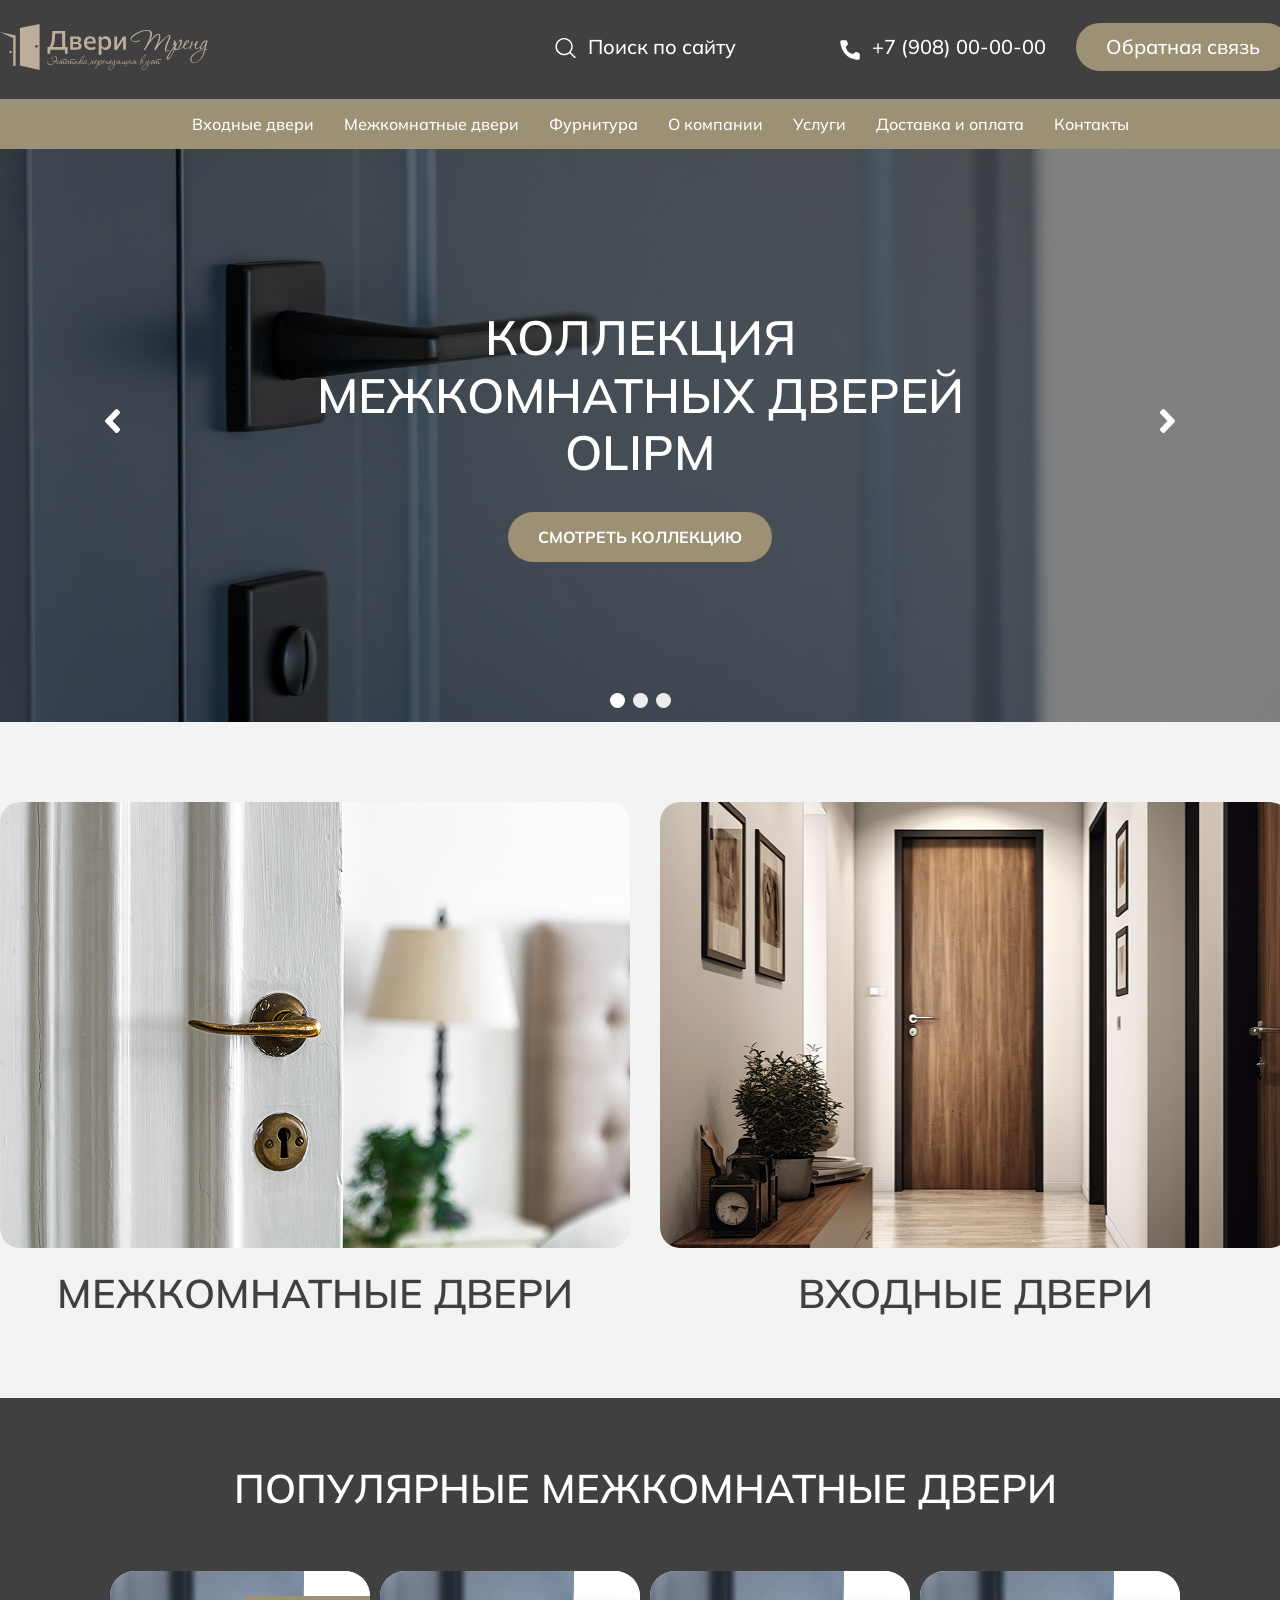
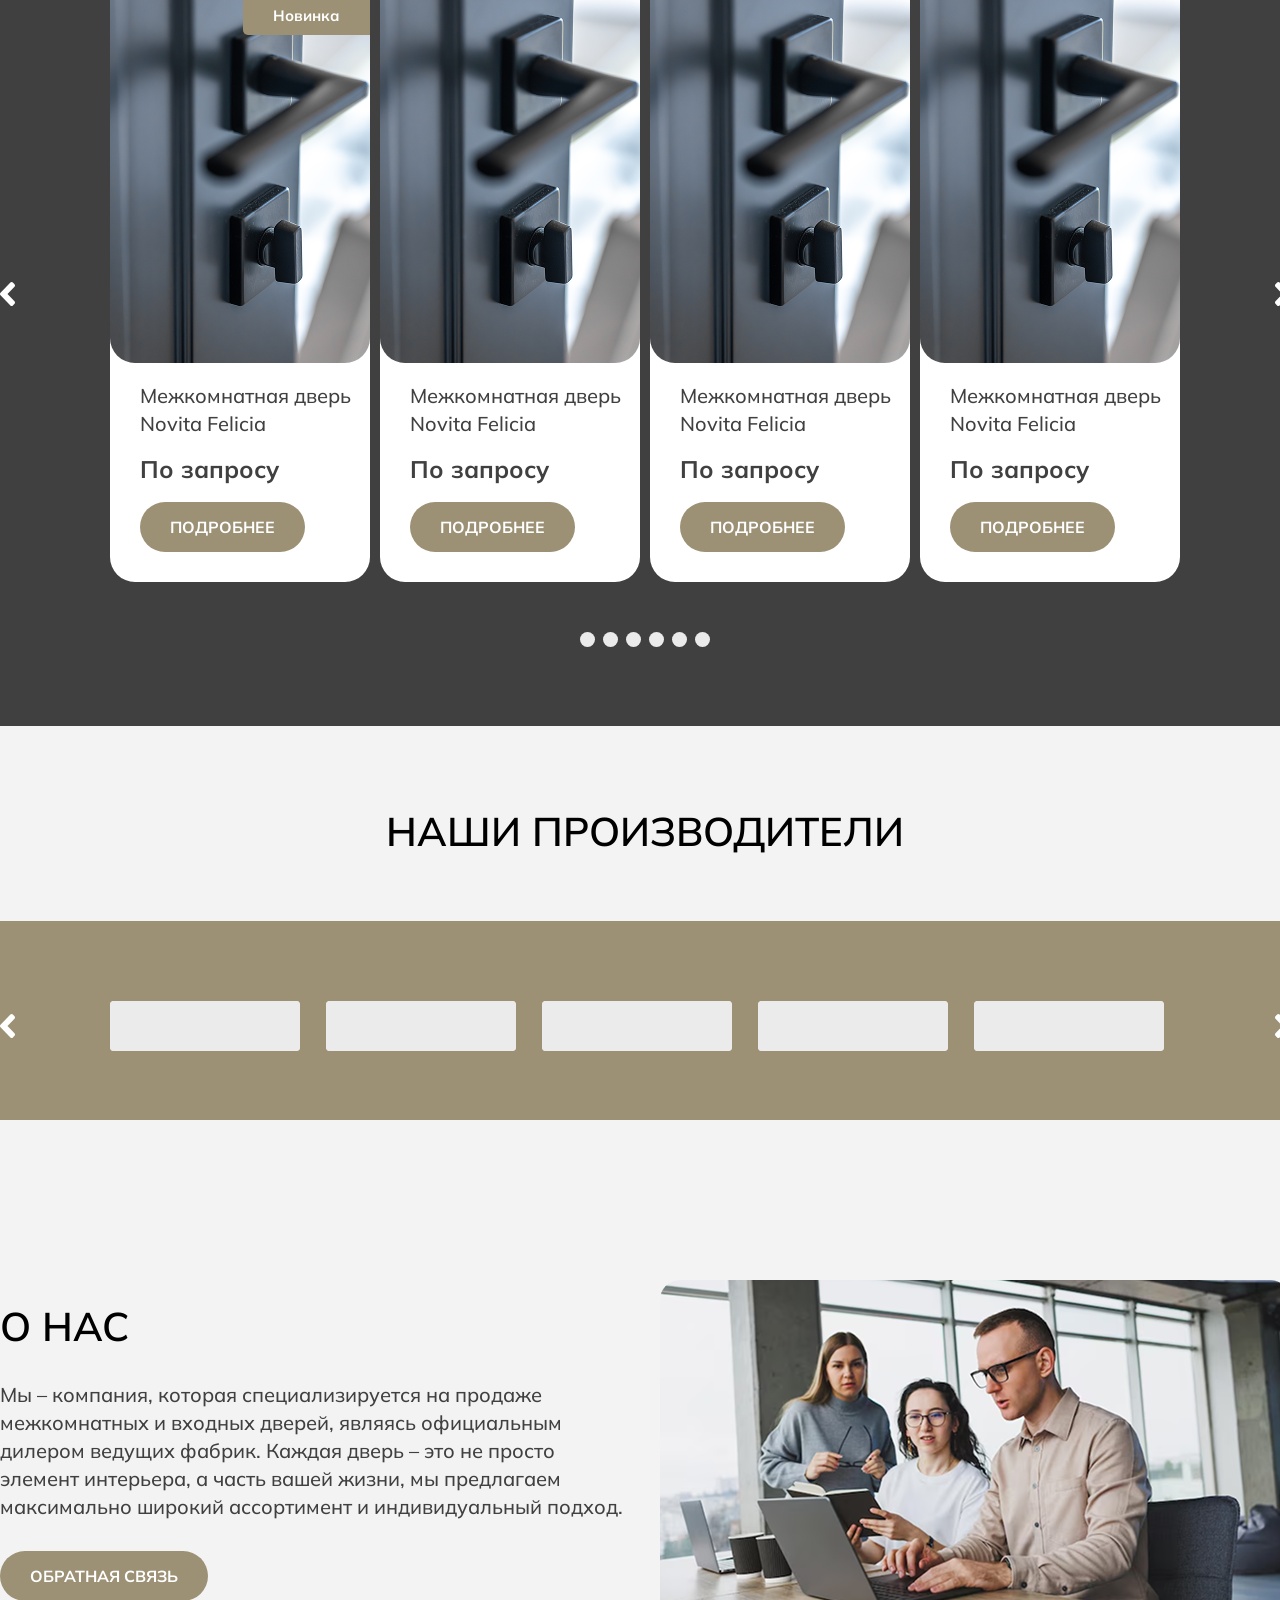
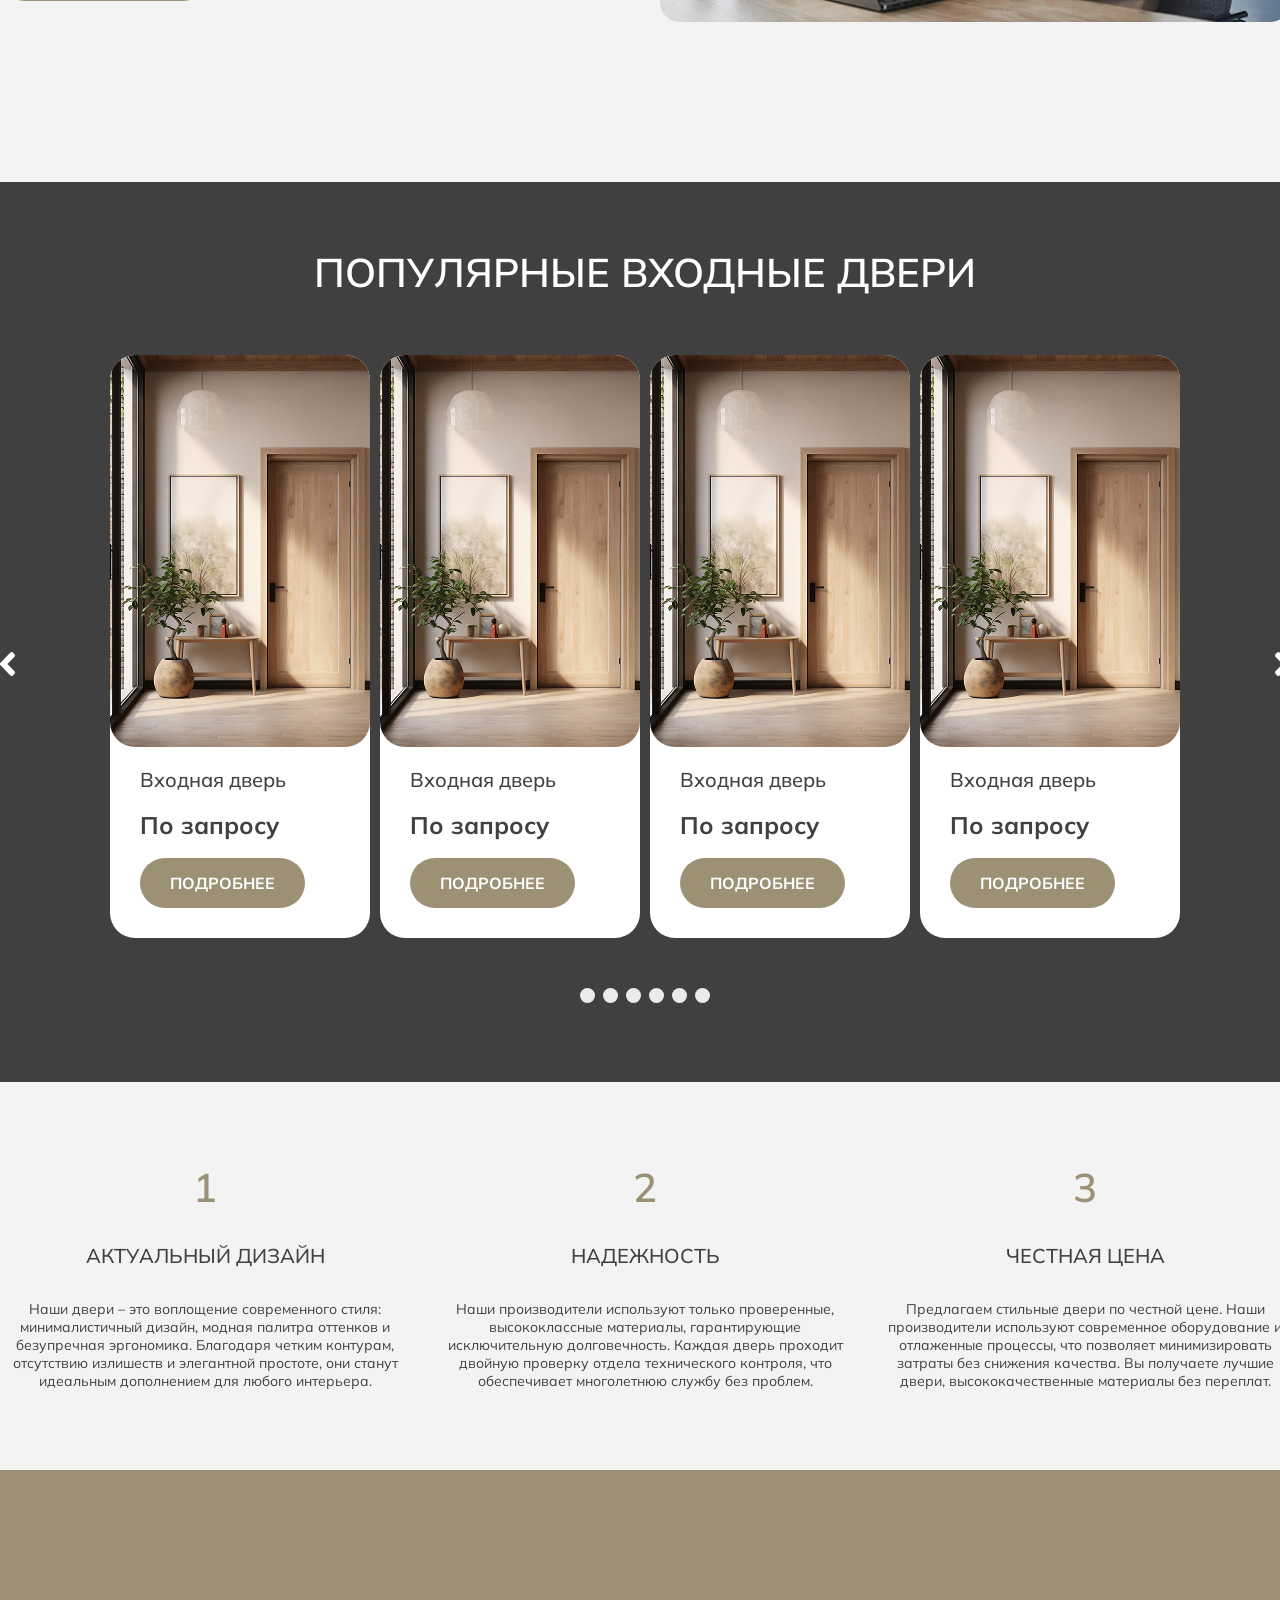
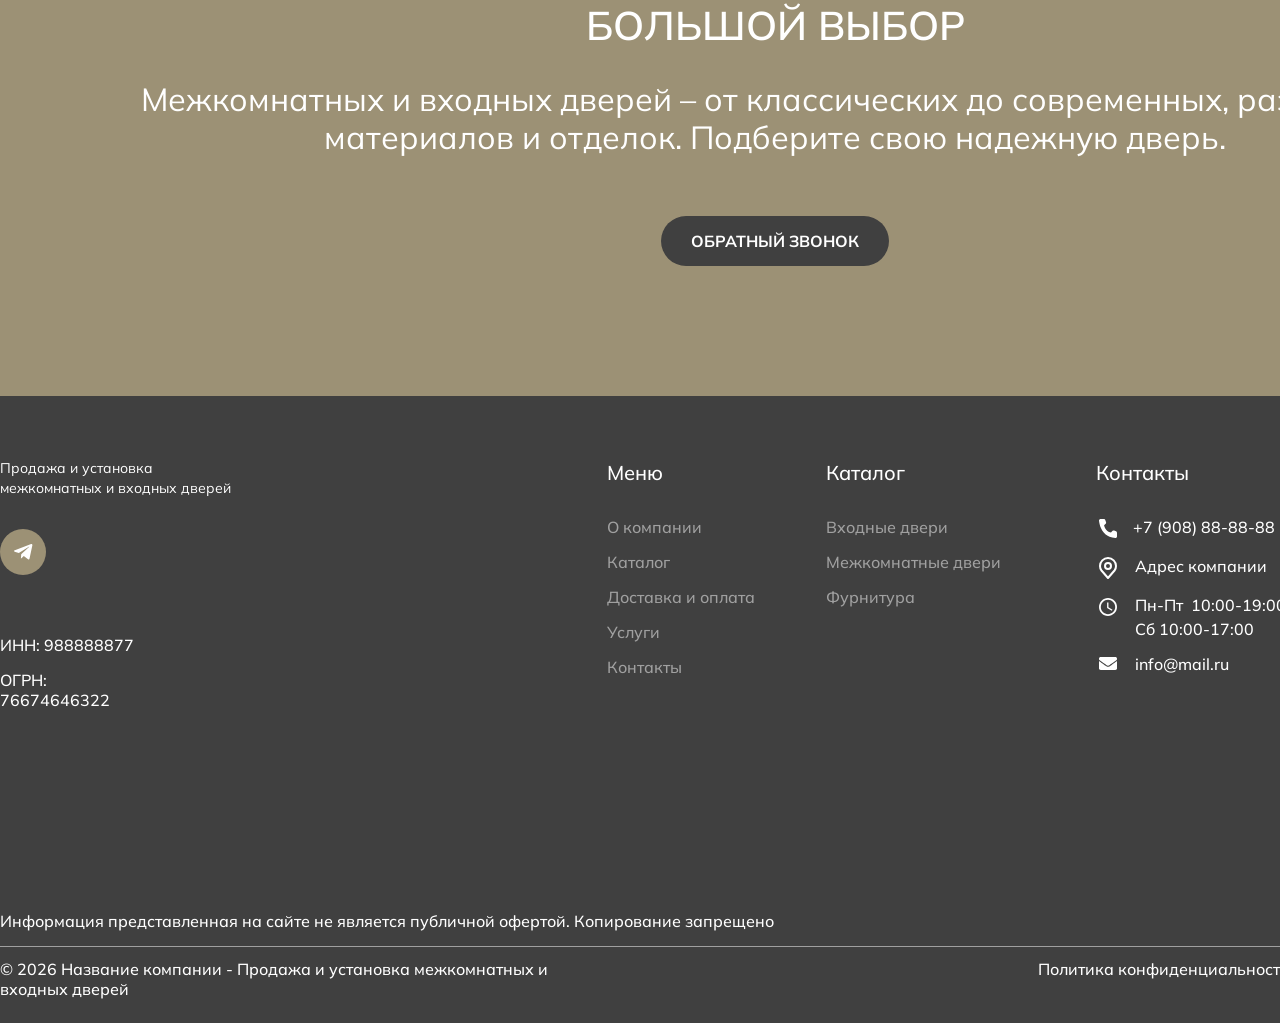
<file: index.html>
<!DOCTYPE html>
<html lang="ru">

<head>
  <meta charset="UTF-8">
  <meta http-equiv="X-UA-Compatible" content="IE=edge">
  <meta name="viewport" content="width=device-width, initial-scale=1.0">
  <title>Document</title>
  <link rel="stylesheet" href="style/style.css">
  <link rel="stylesheet" href="./style/swiper-bundle.min.css">
</head>

<body>
  <header class="header">
    <div class="header__top">
      <div class="container">
        <a class="header__logo" href="/" aria-label="На главную">
          <img class="header__logo-image" src="./assets/imgs/header/logo.svg" alt="">
          <span class="header__tagline">Эстетика, переходящая в уют</span>
        </a>
        <a class="header-link" href="#" aria-label="Поиск по сайту">
          <span class="header__search-icon-slot" aria-hidden="true">
            <svg width="24" height="23" viewBox="0 0 24 23" fill="none" xmlns="http://www.w3.org/2000/svg">
              <path
                d="M21.3833 20.3334L16.7052 15.6616H16.6548C18.0967 13.9637 18.8254 11.7748 18.6883 9.5527C18.5513 7.33062 17.5593 5.24752 15.9197 3.73914C14.28 2.23077 12.1199 1.41397 9.89113 1.4596C7.66234 1.50524 5.53754 2.40977 3.96122 3.98399C2.3849 5.55821 1.47915 7.68017 1.43346 9.90599C1.38776 12.1318 2.20565 14.2891 3.71604 15.9265C5.22643 17.5639 7.31231 18.5547 9.53736 18.6915C11.7624 18.8283 13.9542 18.1006 15.6544 16.6606C15.6544 16.6606 15.6544 16.6966 15.6544 16.7109L20.3325 21.3828C20.3994 21.4502 20.479 21.5036 20.5667 21.5401C20.6544 21.5766 20.7485 21.5954 20.8435 21.5954C20.9385 21.5954 21.0326 21.5766 21.1203 21.5401C21.208 21.5036 21.2876 21.4502 21.3545 21.3828C21.4283 21.3176 21.4879 21.2379 21.5295 21.1487C21.5712 21.0595 21.5941 20.9627 21.5968 20.8644C21.5995 20.766 21.582 20.6681 21.5452 20.5768C21.5085 20.4854 21.4534 20.4026 21.3833 20.3334ZM10.0766 17.25C8.65318 17.25 7.26169 16.8285 6.07814 16.0387C4.89458 15.2489 3.97211 14.1264 3.42738 12.813C2.88265 11.4997 2.74012 10.0545 3.01782 8.66029C3.29553 7.26605 3.98098 5.98536 4.98751 4.98017C5.99405 3.97498 7.27645 3.29044 8.67255 3.0131C10.0686 2.73577 11.5157 2.87811 12.8308 3.42211C14.1459 3.96612 15.27 4.88736 16.0608 6.06934C16.8516 7.25132 17.2737 8.64095 17.2737 10.0625C17.2737 11.0064 17.0876 11.941 16.7259 12.813C16.3642 13.6851 15.8341 14.4774 15.1657 15.1448C14.4974 15.8122 13.704 16.3417 12.8308 16.7029C11.9576 17.0641 11.0218 17.25 10.0766 17.25Z"
                fill="white" />
            </svg>
          </span>
          <span class="header__search-text">Поиск по сайту</span>
        </a>
        <div class="header__top-content">
          <a class="header-link header-link--phone" href="tel:+79080000000" aria-label="Позвонить +7 (908) 00-00-00">
            <svg width="24" height="24" viewBox="0 0 24 24" fill="none" xmlns="http://www.w3.org/2000/svg">
              <path
                d="M15.2477 16.11L16.9277 14.43C17.154 14.2065 17.4403 14.0536 17.7518 13.9897C18.0634 13.9257 18.3867 13.9537 18.6827 14.07L20.7302 14.8875C21.0293 15.0089 21.2858 15.2161 21.4673 15.4831C21.6488 15.75 21.7473 16.0647 21.7502 16.3875V20.1375C21.7485 20.3571 21.7023 20.574 21.6145 20.7753C21.5267 20.9766 21.3991 21.158 21.2393 21.3087C21.0796 21.4593 20.891 21.5761 20.6849 21.6519C20.4788 21.7278 20.2595 21.7611 20.0402 21.75C5.69272 20.8575 2.79772 8.7075 2.25022 4.0575C2.22481 3.82915 2.24803 3.59801 2.31836 3.37928C2.38869 3.16055 2.50453 2.95919 2.65827 2.78845C2.81201 2.61771 3.00016 2.48145 3.21034 2.38865C3.42052 2.29584 3.64797 2.24859 3.87772 2.25H7.50022C7.82348 2.25096 8.13906 2.3486 8.40637 2.53037C8.67368 2.71214 8.8805 2.96973 9.00022 3.27L9.81772 5.3175C9.93791 5.6123 9.96858 5.93598 9.90588 6.24811C9.84319 6.56024 9.68992 6.84697 9.46522 7.0725L7.78522 8.7525C7.78522 8.7525 8.75272 15.3 15.2477 16.11Z"
                fill="white" />
            </svg>
            <span class="header__search-text">+7 (908) 00-00-00</span>
          </a>
          <button class="header__callback-button" type="button">Обратная связь</button>
          <button class="header__menu-toggle" type="button" aria-label="Открыть меню" aria-expanded="false"
            aria-controls="header-mobile-nav" data-nav-toggle>
            <svg width="24" height="18" viewBox="0 0 24 18" fill="none" xmlns="http://www.w3.org/2000/svg"
              aria-hidden="true">
              <path d="M0 1.5H24M0 9H24M0 16.5H24" stroke="currentColor" stroke-width="2" />
            </svg>
          </button>
        </div>
      </div>
    </div>
    <div class="header__bottom">
      <div class="container">
        <nav class="header__bottom-inner" aria-label="Навигация по сайту">
          <a class="nav-item" href="#">Входные двери</a>
          <a class="nav-item" href="#">Межкомнатные двери</a>
          <a class="nav-item" href="#">Фурнитура</a>
          <a class="nav-item" href="#">О компании</a>
          <a class="nav-item" href="#">Услуги</a>
          <a class="nav-item" href="#">Доставка и оплата</a>
          <a class="nav-item" href="#">Контакты</a>
        </nav>
      </div>
    </div>
  </header>

  <div class="header__nav-backdrop" data-nav-backdrop aria-hidden="true"></div>
  <nav class="header__mobile-nav" id="header-mobile-nav" aria-label="Мобильное меню" data-mobile-nav aria-hidden="true"
    inert>
    <div class="header__mobile-nav-inner">
      <a class="nav-item" href="#">Входные двери</a>
      <a class="nav-item" href="#">Межкомнатные двери</a>
      <a class="nav-item" href="#">Фурнитура</a>
      <a class="nav-item" href="#">О компании</a>
      <a class="nav-item" href="#">Услуги</a>
      <a class="nav-item" href="#">Доставка и оплата</a>
      <a class="nav-item" href="#">Контакты</a>
      <a class="header__mobile-nav-phone nav-item" href="tel:+79080000000">+7 (908) 00-00-00</a>
    </div>
  </nav>

  <main>
    <section class="hero">
      <div class="swiper hero-slider">
        <div class="swiper-wrapper">
          <div class="swiper-slide">
            <h1 class="heading heading--hero">
              Коллекция межкомнатных дверей OLIPM
            </h1>
            <a href="#" class="hero-slider-button">Смотреть коллекцию</a>
            <img src="./assets/imgs/bgs/hero.png" alt="" class="bg">
          </div>
          <div class="swiper-slide">
            <h1 class="heading heading--hero">
              Коллекция межкомнатных дверей OLIPM
            </h1>
            <a href="#" class="hero-slider-button">Смотреть коллекцию</a>
            <img src="./assets/imgs/bgs/hero.png" alt="" class="bg">
          </div>
          <div class="swiper-slide">
            <h1 class="heading heading--hero">
              Коллекция межкомнатных дверей OLIPM
            </h1>
            <a href="#" class="hero-slider-button">Смотреть коллекцию</a>
            <img src="./assets/imgs/bgs/hero.png" alt="" class="bg">
          </div>
        </div>
        <div class="swiper-pagination"></div>


        <div class="hero-slider-prev">
          <svg width="15" height="24" viewBox="0 0 15 24" fill="none" xmlns="http://www.w3.org/2000/svg">
            <path
              d="M14.4903 13.275L4.58738 23.475C4.24757 23.825 3.83495 24 3.34951 24C2.86408 24 2.45146 23.825 2.11165 23.475L0.509708 21.75C0.169902 21.4 -9.53674e-07 20.975 -9.53674e-07 20.475C-9.53674e-07 19.975 0.169902 19.55 0.509708 19.2L7.5 12L0.509708 4.8C0.26699 4.55 0.121359 4.275 0.0728149 3.975C-0.0242729 3.675 -0.0242729 3.35 0.0728149 3C0.121359 2.7 0.26699 2.45 0.509708 2.25L2.11165 0.525C2.45146 0.174999 2.86408 -1.90735e-06 3.34951 -1.90735e-06C3.83495 -1.90735e-06 4.24757 0.174999 4.58738 0.525L14.4903 10.725C14.8301 11.075 15 11.5 15 12C15 12.5 14.8301 12.925 14.4903 13.275Z"
              fill="white" />
          </svg>
        </div>
        <div class="hero-slider-next">
          <svg width="15" height="24" viewBox="0 0 15 24" fill="none" xmlns="http://www.w3.org/2000/svg">
            <path
              d="M14.4903 13.275L4.58738 23.475C4.24757 23.825 3.83495 24 3.34951 24C2.86408 24 2.45146 23.825 2.11165 23.475L0.509708 21.75C0.169902 21.4 -9.53674e-07 20.975 -9.53674e-07 20.475C-9.53674e-07 19.975 0.169902 19.55 0.509708 19.2L7.5 12L0.509708 4.8C0.26699 4.55 0.121359 4.275 0.0728149 3.975C-0.0242729 3.675 -0.0242729 3.35 0.0728149 3C0.121359 2.7 0.26699 2.45 0.509708 2.25L2.11165 0.525C2.45146 0.174999 2.86408 -1.90735e-06 3.34951 -1.90735e-06C3.83495 -1.90735e-06 4.24757 0.174999 4.58738 0.525L14.4903 10.725C14.8301 11.075 15 11.5 15 12C15 12.5 14.8301 12.925 14.4903 13.275Z"
              fill="white" />
          </svg>
        </div>

      </div>
    </section>
    <section class="select-type">
      <div class="container">
        <div class="item">
          <img src="./assets/imgs/items/1.png" alt="" class="bg">
          <h2 class="heading">МЕЖКОМНАТНЫЕ ДВЕРИ</h2>
        </div>
        <div class="item">
          <img src="./assets/imgs/items/2.png" alt="" class="bg">
          <h2 class="heading">ВХОДНЫЕ ДВЕРИ</h2>
        </div>
      </div>
    </section>
    <section class="popular">
      <div class="container">
        <h2 class="h2-heading">
          ПОПУЛЯРНЫЕ МЕЖКОМНАТНЫЕ ДВЕРИ
        </h2>
        <div class="slider-container">
          <div class="swiper popuplar-m-slider">
            <div class="swiper-wrapper">
              <div class="swiper-slide">
                <div class="new">Новинка</div>
                <img src="./assets/imgs/popular/1.png" alt="" class="bg">
                <div class="info">
                  <p class="heading regular-text">
                    Межкомнатная дверь Novita Felicia
                  </p>
                  <div class="price">По запросу</div>
                  <div class="gold-button">Подробнее</div>
                </div>
              </div>
              <div class="swiper-slide">
                <img src="./assets/imgs/popular/1.png" alt="" class="bg">
                <div class="info">
                  <p class="heading regular-text">
                    Межкомнатная дверь Novita Felicia
                  </p>
                  <div class="price">По запросу</div>
                  <div class="gold-button">Подробнее</div>
                </div>
              </div>
              <div class="swiper-slide">
                <img src="./assets/imgs/popular/1.png" alt="" class="bg">
                <div class="info">
                  <p class="heading regular-text">
                    Межкомнатная дверь Novita Felicia
                  </p>
                  <div class="price">По запросу</div>
                  <div class="gold-button">Подробнее</div>
                </div>
              </div>
              <div class="swiper-slide">
                <img src="./assets/imgs/popular/1.png" alt="" class="bg">
                <div class="info">
                  <p class="heading regular-text">
                    Межкомнатная дверь Novita Felicia
                  </p>
                  <div class="price">По запросу</div>
                  <div class="gold-button">Подробнее</div>
                </div>
              </div>
              <div class="swiper-slide">
                <img src="./assets/imgs/popular/1.png" alt="" class="bg">
                <div class="info">
                  <p class="heading regular-text">
                    Межкомнатная дверь Novita Felicia
                  </p>
                  <div class="price">По запросу</div>
                  <div class="gold-button">Подробнее</div>
                </div>
              </div>
              <div class="swiper-slide">
                <img src="./assets/imgs/popular/1.png" alt="" class="bg">
                <div class="info">
                  <p class="heading regular-text">
                    Межкомнатная дверь Novita Felicia
                  </p>
                  <div class="price">По запросу</div>
                  <div class="gold-button">Подробнее</div>
                </div>
              </div>
            </div>

          </div>

          <div class="popupar-m-slider-prev"><svg width="15" height="24" viewBox="0 0 15 24" fill="none"
              xmlns="http://www.w3.org/2000/svg">
              <path
                d="M14.4903 13.275L4.58738 23.475C4.24757 23.825 3.83495 24 3.34951 24C2.86408 24 2.45146 23.825 2.11165 23.475L0.509708 21.75C0.169902 21.4 -9.53674e-07 20.975 -9.53674e-07 20.475C-9.53674e-07 19.975 0.169902 19.55 0.509708 19.2L7.5 12L0.509708 4.8C0.26699 4.55 0.121359 4.275 0.0728149 3.975C-0.0242729 3.675 -0.0242729 3.35 0.0728149 3C0.121359 2.7 0.26699 2.45 0.509708 2.25L2.11165 0.525C2.45146 0.174999 2.86408 -1.90735e-06 3.34951 -1.90735e-06C3.83495 -1.90735e-06 4.24757 0.174999 4.58738 0.525L14.4903 10.725C14.8301 11.075 15 11.5 15 12C15 12.5 14.8301 12.925 14.4903 13.275Z"
                fill="white" />
            </svg></div>
          <div class="popupar-m-slider-next"><svg width="15" height="24" viewBox="0 0 15 24" fill="none"
              xmlns="http://www.w3.org/2000/svg">
              <path
                d="M14.4903 13.275L4.58738 23.475C4.24757 23.825 3.83495 24 3.34951 24C2.86408 24 2.45146 23.825 2.11165 23.475L0.509708 21.75C0.169902 21.4 -9.53674e-07 20.975 -9.53674e-07 20.475C-9.53674e-07 19.975 0.169902 19.55 0.509708 19.2L7.5 12L0.509708 4.8C0.26699 4.55 0.121359 4.275 0.0728149 3.975C-0.0242729 3.675 -0.0242729 3.35 0.0728149 3C0.121359 2.7 0.26699 2.45 0.509708 2.25L2.11165 0.525C2.45146 0.174999 2.86408 -1.90735e-06 3.34951 -1.90735e-06C3.83495 -1.90735e-06 4.24757 0.174999 4.58738 0.525L14.4903 10.725C14.8301 11.075 15 11.5 15 12C15 12.5 14.8301 12.925 14.4903 13.275Z"
                fill="white" />
            </svg></div>
          <div class="popular-m swiper-pagination"></div>
        </div>
      </div>
    </section>
    <section class="manufacturers">
      <div class="container">
        <h2 class="h2-heading">НАШИ ПРОИЗВОДИТЕЛИ</h2>
      </div>
      <div class="slider-gold">
        <div class="container">
          <div class="slider-container">
            <div class="swiper manufac-slider">
              <div class="swiper-wrapper">
                <div class="swiper-slide">
                  <img src="./assets/imgs/manufac/1.png" alt="">
                </div>
                <div class="swiper-slide">
                  <img src="./assets/imgs/manufac/1.png" alt="">
                </div>
                <div class="swiper-slide">
                  <img src="./assets/imgs/manufac/1.png" alt="">
                </div>
                <div class="swiper-slide">
                  <img src="./assets/imgs/manufac/1.png" alt="">
                </div>
                <div class="swiper-slide">
                  <img src="./assets/imgs/manufac/1.png" alt="">
                </div>
                <div class="swiper-slide">
                  <img src="./assets/imgs/manufac/1.png" alt="">
                </div>
              </div>
            </div>

            <div class="manufac-slider-prev"><svg width="15" height="24" viewBox="0 0 15 24" fill="none"
                xmlns="http://www.w3.org/2000/svg">
                <path
                  d="M14.4903 13.275L4.58738 23.475C4.24757 23.825 3.83495 24 3.34951 24C2.86408 24 2.45146 23.825 2.11165 23.475L0.509708 21.75C0.169902 21.4 -9.53674e-07 20.975 -9.53674e-07 20.475C-9.53674e-07 19.975 0.169902 19.55 0.509708 19.2L7.5 12L0.509708 4.8C0.26699 4.55 0.121359 4.275 0.0728149 3.975C-0.0242729 3.675 -0.0242729 3.35 0.0728149 3C0.121359 2.7 0.26699 2.45 0.509708 2.25L2.11165 0.525C2.45146 0.174999 2.86408 -1.90735e-06 3.34951 -1.90735e-06C3.83495 -1.90735e-06 4.24757 0.174999 4.58738 0.525L14.4903 10.725C14.8301 11.075 15 11.5 15 12C15 12.5 14.8301 12.925 14.4903 13.275Z"
                  fill="white" />
              </svg></div>
            <div class="manufac-slider-next"><svg width="15" height="24" viewBox="0 0 15 24" fill="none"
                xmlns="http://www.w3.org/2000/svg">
                <path
                  d="M14.4903 13.275L4.58738 23.475C4.24757 23.825 3.83495 24 3.34951 24C2.86408 24 2.45146 23.825 2.11165 23.475L0.509708 21.75C0.169902 21.4 -9.53674e-07 20.975 -9.53674e-07 20.475C-9.53674e-07 19.975 0.169902 19.55 0.509708 19.2L7.5 12L0.509708 4.8C0.26699 4.55 0.121359 4.275 0.0728149 3.975C-0.0242729 3.675 -0.0242729 3.35 0.0728149 3C0.121359 2.7 0.26699 2.45 0.509708 2.25L2.11165 0.525C2.45146 0.174999 2.86408 -1.90735e-06 3.34951 -1.90735e-06C3.83495 -1.90735e-06 4.24757 0.174999 4.58738 0.525L14.4903 10.725C14.8301 11.075 15 11.5 15 12C15 12.5 14.8301 12.925 14.4903 13.275Z"
                  fill="white" />
              </svg></div>
          </div>

        </div>

      </div>
    </section>
    <section class="about-us">
      <div class="container">
        <div class="info">
          <h2 class="h2-heading">О нас</h2>
          <p class="regular-text">Мы – компания, которая специализируется на продаже межкомнатных и входных дверей,
            являясь официальным дилером ведущих фабрик. Каждая дверь – это не просто элемент интерьера, а часть вашей
            жизни, мы предлагаем максимально широкий ассортимент и индивидуальный подход.</p>
          <a href="" class="gold-button">Обратная связь</a>
        </div>
        <img src="./assets/imgs/about/1.png" alt="" class="bg">
      </div>
    </section>
    <section class="popular">
      <div class="container">
        <h2 class="h2-heading">
          ПОПУЛЯРНЫЕ Входные ДВЕРИ
        </h2>
        <div class="slider-container">
          <div class="swiper popuplar-w-slider">
            <div class="swiper-wrapper">
              <div class="swiper-slide">
                <img src="./assets/imgs/popular/2.png" alt="" class="bg">
                <div class="info">
                  <p class="heading regular-text">
                    Входная дверь
                  </p>
                  <div class="price">По запросу</div>
                  <div class="gold-button">Подробнее</div>
                </div>
              </div>
              <div class="swiper-slide">
                <img src="./assets/imgs/popular/2.png" alt="" class="bg">
                <div class="info">
                  <p class="heading regular-text">
                    Входная дверь
                  </p>
                  <div class="price">По запросу</div>
                  <div class="gold-button">Подробнее</div>
                </div>
              </div>
              <div class="swiper-slide">
                <img src="./assets/imgs/popular/2.png" alt="" class="bg">
                <div class="info">
                  <p class="heading regular-text">
                    Входная дверь
                  </p>
                  <div class="price">По запросу</div>
                  <div class="gold-button">Подробнее</div>
                </div>
              </div>
              <div class="swiper-slide">
                <img src="./assets/imgs/popular/2.png" alt="" class="bg">
                <div class="info">
                  <p class="heading regular-text">
                    Входная дверь
                  </p>
                  <div class="price">По запросу</div>
                  <div class="gold-button">Подробнее</div>
                </div>
              </div>
              <div class="swiper-slide">
                <img src="./assets/imgs/popular/2.png" alt="" class="bg">
                <div class="info">
                  <p class="heading regular-text">
                    Входная дверь
                  </p>
                  <div class="price">По запросу</div>
                  <div class="gold-button">Подробнее</div>
                </div>
              </div>
              <div class="swiper-slide">
                <img src="./assets/imgs/popular/2.png" alt="" class="bg">
                <div class="info">
                  <p class="heading regular-text">
                    Входная дверь
                  </p>
                  <div class="price">По запросу</div>
                  <div class="gold-button">Подробнее</div>
                </div>
              </div>
            </div>

          </div>

          <div class="popupar-w-slider-prev"><svg width="15" height="24" viewBox="0 0 15 24" fill="none"
              xmlns="http://www.w3.org/2000/svg">
              <path
                d="M14.4903 13.275L4.58738 23.475C4.24757 23.825 3.83495 24 3.34951 24C2.86408 24 2.45146 23.825 2.11165 23.475L0.509708 21.75C0.169902 21.4 -9.53674e-07 20.975 -9.53674e-07 20.475C-9.53674e-07 19.975 0.169902 19.55 0.509708 19.2L7.5 12L0.509708 4.8C0.26699 4.55 0.121359 4.275 0.0728149 3.975C-0.0242729 3.675 -0.0242729 3.35 0.0728149 3C0.121359 2.7 0.26699 2.45 0.509708 2.25L2.11165 0.525C2.45146 0.174999 2.86408 -1.90735e-06 3.34951 -1.90735e-06C3.83495 -1.90735e-06 4.24757 0.174999 4.58738 0.525L14.4903 10.725C14.8301 11.075 15 11.5 15 12C15 12.5 14.8301 12.925 14.4903 13.275Z"
                fill="white" />
            </svg></div>
          <div class="popupar-w-slider-next"><svg width="15" height="24" viewBox="0 0 15 24" fill="none"
              xmlns="http://www.w3.org/2000/svg">
              <path
                d="M14.4903 13.275L4.58738 23.475C4.24757 23.825 3.83495 24 3.34951 24C2.86408 24 2.45146 23.825 2.11165 23.475L0.509708 21.75C0.169902 21.4 -9.53674e-07 20.975 -9.53674e-07 20.475C-9.53674e-07 19.975 0.169902 19.55 0.509708 19.2L7.5 12L0.509708 4.8C0.26699 4.55 0.121359 4.275 0.0728149 3.975C-0.0242729 3.675 -0.0242729 3.35 0.0728149 3C0.121359 2.7 0.26699 2.45 0.509708 2.25L2.11165 0.525C2.45146 0.174999 2.86408 -1.90735e-06 3.34951 -1.90735e-06C3.83495 -1.90735e-06 4.24757 0.174999 4.58738 0.525L14.4903 10.725C14.8301 11.075 15 11.5 15 12C15 12.5 14.8301 12.925 14.4903 13.275Z"
                fill="white" />
            </svg></div>
          <div class="popular-w swiper-pagination"></div>
        </div>
      </div>
    </section>
    <section class="plusses">
      <div class="container">
        <div class="item">
          <p class="num">1</p>
          <h2 class="heading">АКТУАЛЬНЫЙ ДИЗАЙН</h2>
          <p class="text">Наши двери – это воплощение современного стиля: минималистичный дизайн, модная палитра
            оттенков и безупречная эргономика. Благодаря четким контурам, отсутствию излишеств и элегантной простоте,
            они станут идеальным дополнением для любого интерьера.</p>
        </div>
        <div class="item">
          <p class="num">2</p>
          <h2 class="heading">НАДЕЖНОСТЬ</h2>
          <p class="text">Наши производители используют только проверенные, высококлассные материалы, гарантирующие
            исключительную долговечность. Каждая дверь проходит двойную проверку отдела технического контроля, что
            обеспечивает многолетнюю службу без проблем.</p>
        </div>
        <div class="item">
          <p class="num">3</p>
          <h2 class="heading">ЧЕСТНАЯ ЦЕНА</h2>
          <p class="text">Предлагаем стильные двери по честной цене. Наши производители используют современное
            оборудование и отлаженные процессы, что позволяет минимизировать затраты без снижения качества. Вы получаете
            лучшие двери, высококачественные материалы без переплат. </p>
        </div>
      </div>
    </section>
    <section class="big-choise">
      <div class="container">
        <h2 class="h2-heading">
          БОЛЬШОЙ ВЫБОР
        </h2>
        <p class="text">
          Межкомнатных и входных дверей – от классических до современных, различных материалов и отделок. Подберите свою
          надежную дверь.
        </p>
        <a href="" class="black-button">Обратный звонок</a>
      </div>
    </section>
  </main>

  <footer class="footer">
    <div class="container">
      <div class="footer__main">
        <div class="footer__brand">
          <div class="footer__description">
            <p class="footer__description-text">Продажа и установка<br>межкомнатных и входных дверей</p>
          </div>
          <div class="footer__badge" aria-hidden="true">
            <svg width="19" height="16" viewBox="0 0 19 16" fill="none" xmlns="http://www.w3.org/2000/svg">
              <path
                d="M18.321 1.40276L15.5484 14.4785C15.3392 15.4014 14.7937 15.6311 14.0185 15.1963L9.79386 12.0832L7.75539 14.0438C7.5298 14.2694 7.34113 14.458 6.90636 14.458L7.20988 10.1555L15.0398 3.0803C15.3802 2.77678 14.9659 2.60862 14.5107 2.91213L4.83097 9.00706L0.663783 7.70276C-0.242662 7.41975 -0.259068 6.79631 0.852455 6.36155L17.1521 0.0820558C17.9068 -0.200952 18.5671 0.25022 18.321 1.40276V1.40276Z"
                fill="white" />
            </svg>
          </div>
          <div class="footer__details">
            <span class="footer__details-text">ИНН: 988888877</span>
            <span class="footer__details-text">ОГРН: 76674646322</span>
          </div>
        </div>

        <div class="footer__columns">
          <div class="footer__menu">
            <p class="footer__menu-title">Меню</p>
            <nav class="footer__menu-inner" aria-label="Меню">
              <a class="footer__menu-text" href="#">О компании</a>
              <a class="footer__menu-text" href="#">Каталог</a>
              <a class="footer__menu-text" href="#">Доставка и оплата</a>
              <a class="footer__menu-text" href="#">Услуги</a>
              <a class="footer__menu-text" href="#">Контакты</a>
            </nav>
          </div>

          <div class="footer__catalog">
            <p class="footer__catalog-title">Каталог</p>
            <nav class="footer__catalog-inner" aria-label="Каталог">
              <a class="footer__catalog-text" href="#">Входные двери</a>
              <a class="footer__catalog-text" href="#">Межкомнатные двери</a>
              <a class="footer__catalog-text" href="#">Фурнитура</a>
            </nav>
          </div>

          <div class="footer__contacts">
            <p class="footer__contacts-title">Контакты</p>
            <div class="footer__contacts-list">
              <a class="footer__contact-item footer__contact-item--phone" href="tel:+79088888888"
                aria-label="Позвонить +7 (908) 88-88-88">
                <span class="footer__contact-icon footer__contact-icon--phone" aria-hidden="true">
                  <svg width="22" height="24" viewBox="0 0 22 24" fill="none" xmlns="http://www.w3.org/2000/svg">
                    <path
                      d="M15.0008 15.5032L16.5507 13.8664C16.7595 13.6487 17.0236 13.4997 17.3111 13.4374C17.5985 13.3752 17.8968 13.4024 18.1699 13.5157L20.0589 14.3121C20.3349 14.4304 20.5715 14.6323 20.739 14.8924C20.9065 15.1525 20.9973 15.459 21 15.7735V19.427C20.9984 19.6409 20.9558 19.8523 20.8748 20.0484C20.7938 20.2445 20.6761 20.4212 20.5287 20.568C20.3813 20.7148 20.2073 20.8285 20.0171 20.9024C19.827 20.9763 19.6247 21.0088 19.4223 20.998C6.18528 20.1284 3.51434 8.29127 3.00922 3.76099C2.98577 3.53852 3.00719 3.31333 3.07208 3.10024C3.13696 2.88714 3.24384 2.69096 3.38568 2.52462C3.52752 2.35827 3.70111 2.22552 3.89502 2.13511C4.08894 2.04469 4.29878 1.99866 4.51075 2.00003H7.85289C8.15113 2.00096 8.44228 2.09609 8.6889 2.27318C8.93553 2.45027 9.12634 2.70123 9.23679 2.99377L9.99102 4.98855C10.1019 5.27576 10.1302 5.59111 10.0724 5.8952C10.0145 6.19929 9.87312 6.47864 9.66581 6.69836L8.11583 8.33511C8.11583 8.33511 9.00845 14.714 15.0008 15.5032Z"
                      fill="white" />
                  </svg>
                </span>
                <span class="footer__contact-text">+7 (908) 88-88-88</span>
              </a>
              <div class="footer__contact-item footer__contact-item--address">
                <span class="footer__contact-icon footer__contact-icon--address" aria-hidden="true">
                  <svg width="24" height="24" viewBox="0 0 24 24" fill="none" xmlns="http://www.w3.org/2000/svg">
                    <path
                      d="M12 13C13.6569 13 15 11.6569 15 10C15 8.34315 13.6569 7 12 7C10.3431 7 9 8.34315 9 10C9 11.6569 10.3431 13 12 13Z"
                      stroke="white" stroke-width="2" stroke-linecap="round" stroke-linejoin="round" />
                    <path
                      d="M12 2C9.87827 2 7.84344 2.84285 6.34315 4.34315C4.84285 5.84344 4 7.87827 4 10C4 11.892 4.402 13.13 5.5 14.5L12 22L18.5 14.5C19.598 13.13 20 11.892 20 10C20 7.87827 19.1571 5.84344 17.6569 4.34315C16.1566 2.84285 14.1217 2 12 2V2Z"
                      stroke="white" stroke-width="2" stroke-linecap="round" stroke-linejoin="round" />
                  </svg>
                </span>
                <span class="footer__contact-text">Адрес компании</span>
              </div>
              <div class="footer__contact-item footer__contact-item--time">
                <span class="footer__contact-icon footer__contact-icon--time" aria-hidden="true">
                  <svg width="24" height="24" viewBox="0 0 24 24" fill="none" xmlns="http://www.w3.org/2000/svg">
                    <path
                      d="M12 19.2C13.9096 19.2 15.7409 18.4414 17.0912 17.0912C18.4414 15.7409 19.2 13.9096 19.2 12C19.2 10.0904 18.4414 8.25909 17.0912 6.90883C15.7409 5.55857 13.9096 4.8 12 4.8C10.0904 4.8 8.25909 5.55857 6.90883 6.90883C5.55857 8.25909 4.8 10.0904 4.8 12C4.8 13.9096 5.55857 15.7409 6.90883 17.0912C8.25909 18.4414 10.0904 19.2 12 19.2ZM12 3C13.1819 3 14.3522 3.23279 15.4442 3.68508C16.5361 4.13738 17.5282 4.80031 18.364 5.63604C19.1997 6.47177 19.8626 7.46392 20.3149 8.55585C20.7672 9.64778 21 10.8181 21 12C21 14.3869 20.0518 16.6761 18.364 18.364C16.6761 20.0518 14.3869 21 12 21C7.023 21 3 16.95 3 12C3 9.61305 3.94821 7.32387 5.63604 5.63604C7.32387 3.94821 9.61305 3 12 3M12.45 7.5V12.225L16.5 14.628L15.825 15.735L11.1 12.9V7.5H12.45Z"
                      fill="white" />
                  </svg>
                </span>
                <div class="footer__contact-time">
                  <span class="footer__contact-time-line">Пн-Пт&nbsp;&nbsp;10:00-19:00;</span>
                  <span class="footer__contact-time-line">Сб 10:00-17:00</span>
                </div>
              </div>
              <a class="footer__contact-item footer__contact-item--mail" href="mailto:info@mail.ru"
                aria-label="Написать на info@mail.ru">
                <span class="footer__contact-icon footer__contact-icon--mail" aria-hidden="true">
                  <svg width="24" height="19" viewBox="0 0 24 19" fill="none" xmlns="http://www.w3.org/2000/svg">
                    <path
                      d="M20.6484 7.29948C20.7188 7.23177 20.7891 7.22049 20.8594 7.26562C20.9531 7.31076 21 7.37847 21 7.46875V14.375C21 14.8264 20.8359 15.2101 20.5078 15.526C20.1797 15.842 19.7812 16 19.3125 16H4.6875C4.21875 16 3.82031 15.842 3.49219 15.526C3.16406 15.2101 3 14.8264 3 14.375V7.46875C3 7.37847 3.03516 7.32205 3.10547 7.29948C3.19922 7.25434 3.28125 7.25434 3.35156 7.29948C4.125 7.86372 5.92969 9.13889 8.76562 11.125C8.8125 11.1701 8.96484 11.2943 9.22266 11.4974C9.50391 11.7005 9.72656 11.8585 9.89062 11.9714C10.0547 12.0616 10.2656 12.1858 10.5234 12.3437C10.7812 12.4792 11.0273 12.5807 11.2617 12.6484C11.5195 12.7161 11.7656 12.75 12 12.75C12.2109 12.75 12.4219 12.7274 12.6328 12.6823C12.8438 12.6146 13.043 12.5469 13.2305 12.4792C13.418 12.3889 13.6172 12.276 13.8281 12.1406C14.0391 12.0052 14.2148 11.8924 14.3555 11.8021C14.4961 11.6892 14.6602 11.5651 14.8477 11.4297C15.0352 11.2943 15.1641 11.1927 15.2344 11.125C18 9.2066 19.8047 7.93142 20.6484 7.29948ZM12 11.6667C11.8125 11.6667 11.5781 11.6102 11.2969 11.4974C11.0391 11.362 10.8281 11.2491 10.6641 11.1589C10.5 11.046 10.2539 10.8767 9.92578 10.651C9.62109 10.4028 9.45703 10.2786 9.43359 10.2786C6.57422 8.26997 4.53516 6.81424 3.31641 5.91146C3.10547 5.75347 3 5.53906 3 5.26823V4.625C3 4.17361 3.16406 3.78993 3.49219 3.47396C3.82031 3.15799 4.21875 3 4.6875 3H19.3125C19.7812 3 20.1797 3.15799 20.5078 3.47396C20.8359 3.78993 21 4.17361 21 4.625V5.26823C21 5.53906 20.8945 5.75347 20.6836 5.91146C19.5352 6.7691 17.4961 8.22483 14.5664 10.2786C14.543 10.2786 14.3672 10.4028 14.0391 10.651C13.7344 10.8767 13.5 11.046 13.3359 11.1589C13.1719 11.2491 12.9492 11.362 12.668 11.4974C12.4102 11.6102 12.1875 11.6667 12 11.6667Z"
                      fill="white" />
                  </svg>
                </span>
                <span class="footer__contact-text">info@mail.ru</span>
              </a>
            </div>
          </div>
        </div>
      </div>

      <p class="footer__notice">Информация представленная на сайте не является публичной офертой. Копирование запрещено
      </p>
      <div class="footer__divider" aria-hidden="true"></div>
      <div class="footer__legal">
        <p class="footer__copyright">© 2026 Название компании - Продажа и установка межкомнатных и входных дверей</p>
        <a class="footer__policy" href="#">Политика конфиденциальности</a>
      </div>
    </div>
  </footer>

  <div class="popup num-popup fimple-form ">
    <div class="popup-close">
      <svg width="21" height="23" viewBox="0 0 21 23" fill="none" xmlns="http://www.w3.org/2000/svg">
        <line y1="-1.5" x2="26.7602" y2="-1.5" transform="matrix(0.708484 -0.705727 0.667014 0.745046 2.00195 21.8179)"
          stroke="#404040" stroke-width="3" />
        <line y1="-1.5" x2="26.844" y2="-1.5" transform="matrix(0.667014 0.745046 -0.708484 0.705727 0.960938 2.11718)"
          stroke="#404040" stroke-width="3" />
      </svg>
    </div>
    <p class="heading">Заказать обратный звонок</p>
    <p class="sub-heading">Заполните имя и номер вашего телефона, наш менеджер свяжется с вами в ближайшее время</p>
    <form>
      <input type="text" class="text" placeholder="Имя">
      <input type="text" class="text" placeholder="Телефон">
      <label class="policy-container">
        <input type="checkbox">
        <div class="policy-visual">
          <svg width="22" height="23" viewBox="0 0 22 23" fill="none" xmlns="http://www.w3.org/2000/svg">
            <line y1="-1" x2="7.95691" y2="-1" transform="matrix(0.691223 0.722642 -0.691223 0.722642 3.6665 11.5)"
              stroke="#404040" stroke-width="2" />
            <line y1="-1" x2="12.0081" y2="-1" transform="matrix(0.692205 -0.721701 0.690239 0.723581 9.59375 16.7914)"
              stroke="#404040" stroke-width="2" />
          </svg>

        </div>
        <p class="policy-text">
          Я согласен на обработку мои персональных данных и принимаю условия политики конфиденциальности
        </p>
      </label>
      <button class="gold-button" type="submit">Заказать звонок</button>
    </form>

  </div>
  <div class="offset "></div>

  <script src="js/swiper-bundle.min.js"></script>
  <script src="js/sliders.js"></script>
  <script src="js/app.js"></script>
</body>

</html>
</file>
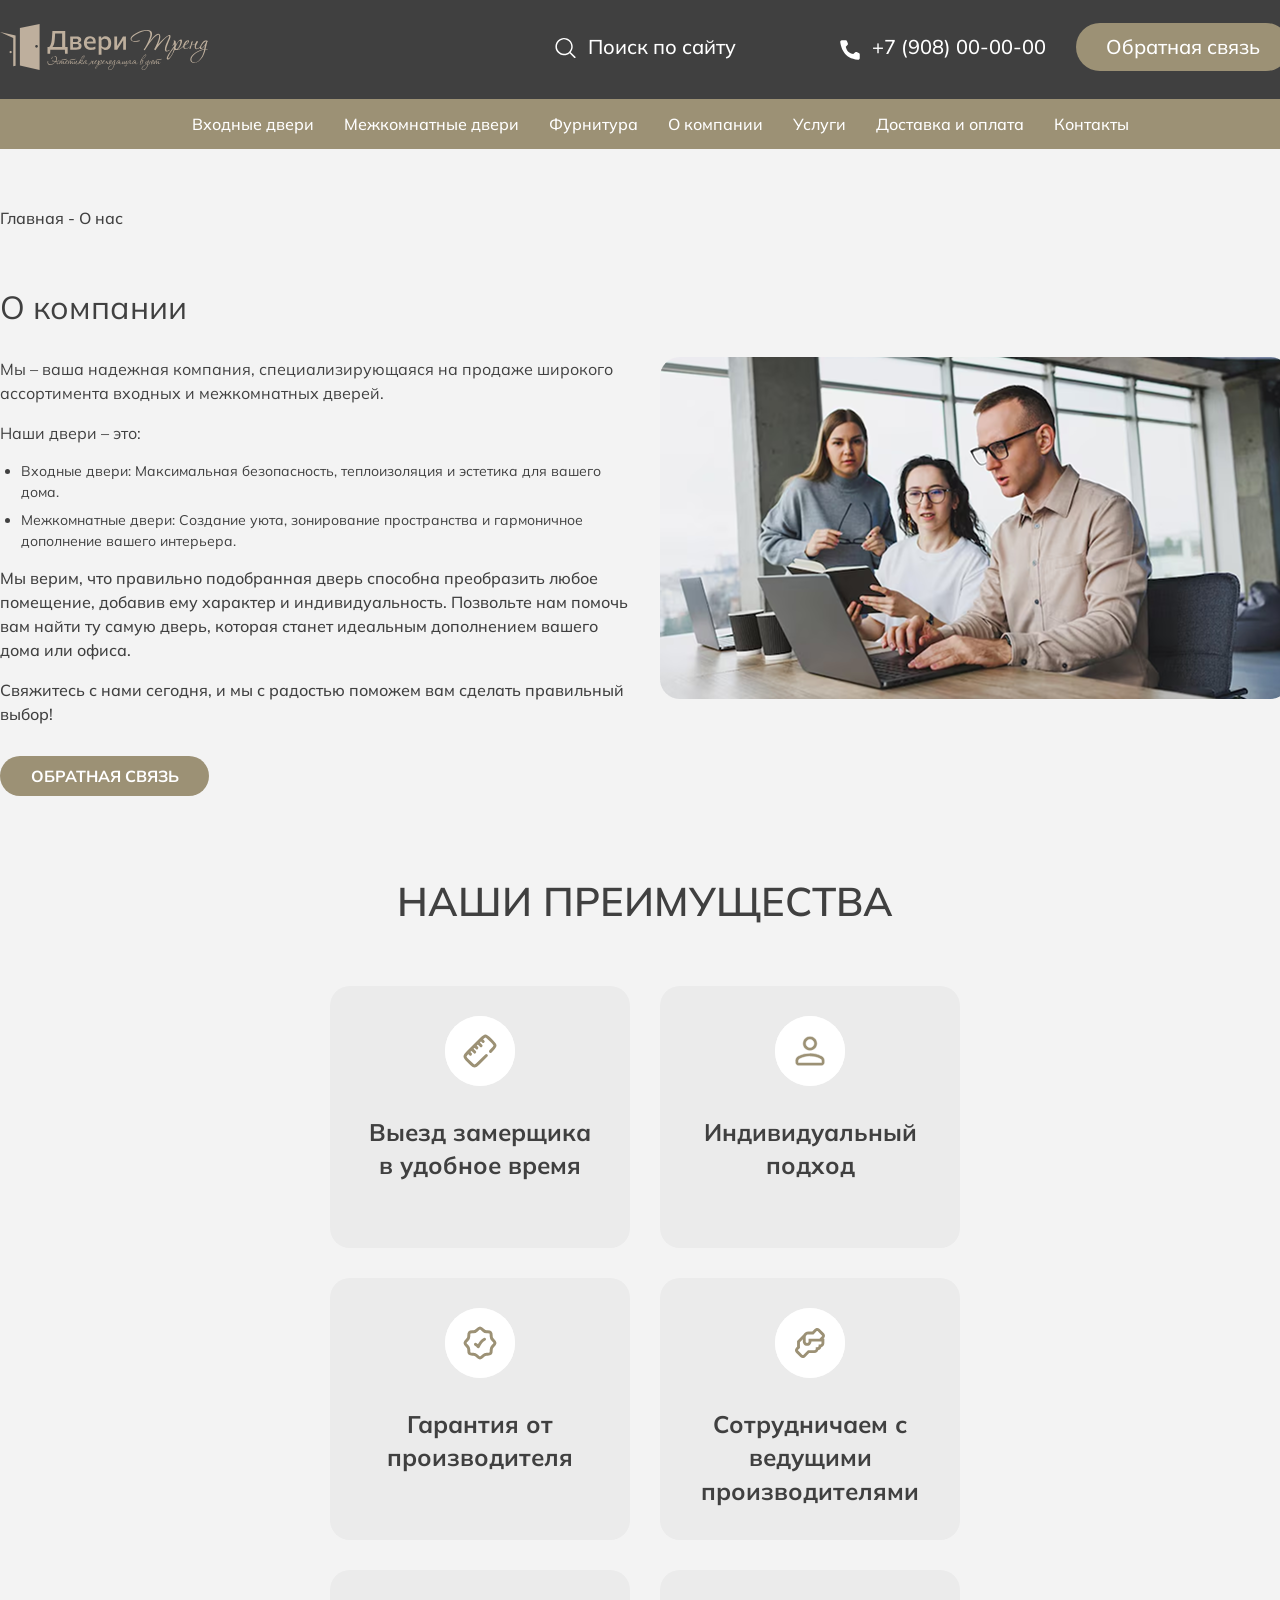
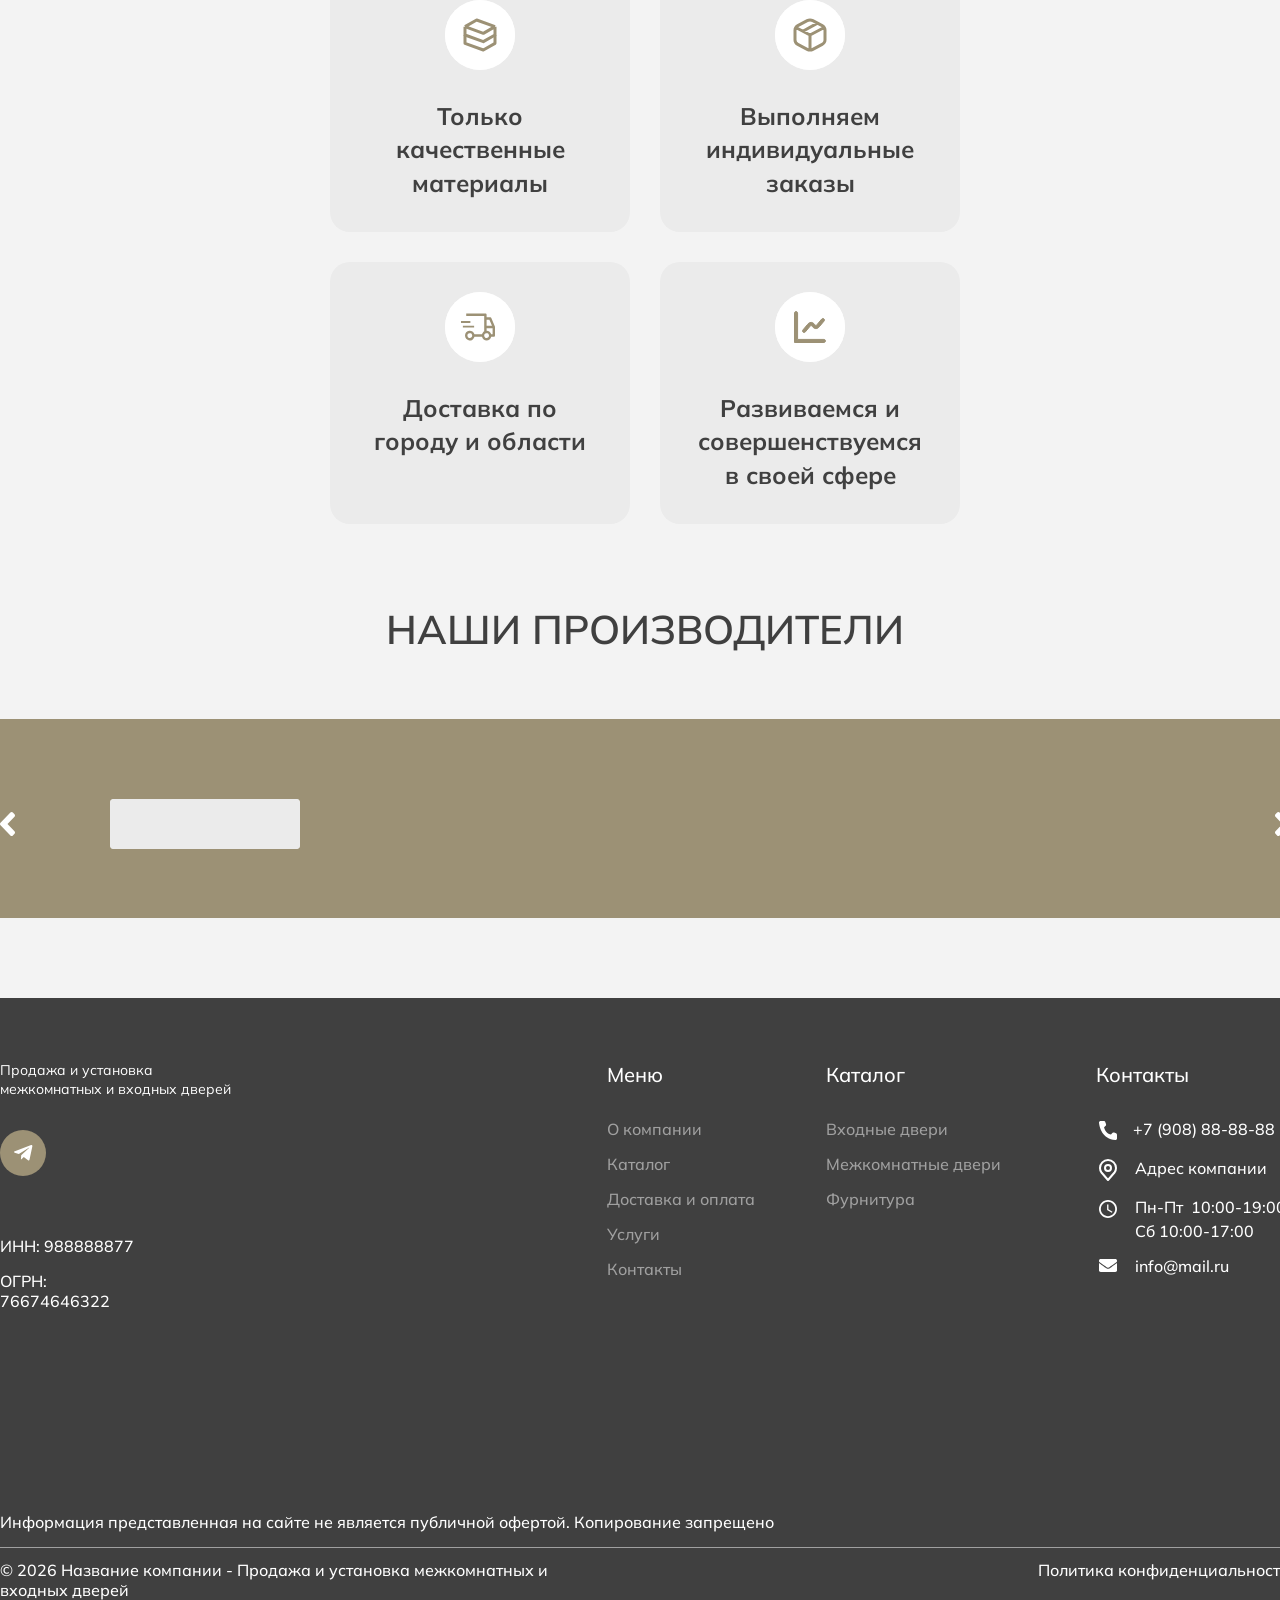
<file: about-us.html>
<!DOCTYPE html>
<html lang="ru">

<head>
  <meta charset="UTF-8">
  <meta http-equiv="X-UA-Compatible" content="IE=edge">
  <meta name="viewport" content="width=device-width, initial-scale=1.0">
  <title>О компании</title>
  <link rel="stylesheet" href="style/style.css">
  <link rel="stylesheet" href="./style/swiper-bundle.min.css">
</head>

<body>
  <header class="header">
    <div class="header__top">
      <div class="container">
        <a class="header__logo" href="/" aria-label="На главную">
          <img class="header__logo-image" src="./assets/imgs/header/logo.svg" alt="">
          <span class="header__tagline">Эстетика, переходящая в уют</span>
        </a>
        <a class="header-link" href="#" aria-label="Поиск по сайту">
            <span class="header__search-icon-slot" aria-hidden="true">
              <svg width="24" height="23" viewBox="0 0 24 23" fill="none" xmlns="http://www.w3.org/2000/svg">
                <path
                  d="M21.3833 20.3334L16.7052 15.6616H16.6548C18.0967 13.9637 18.8254 11.7748 18.6883 9.5527C18.5513 7.33062 17.5593 5.24752 15.9197 3.73914C14.28 2.23077 12.1199 1.41397 9.89113 1.4596C7.66234 1.50524 5.53754 2.40977 3.96122 3.98399C2.3849 5.55821 1.47915 7.68017 1.43346 9.90599C1.38776 12.1318 2.20565 14.2891 3.71604 15.9265C5.22643 17.5639 7.31231 18.5547 9.53736 18.6915C11.7624 18.8283 13.9542 18.1006 15.6544 16.6606C15.6544 16.6606 15.6544 16.6966 15.6544 16.7109L20.3325 21.3828C20.3994 21.4502 20.479 21.5036 20.5667 21.5401C20.6544 21.5766 20.7485 21.5954 20.8435 21.5954C20.9385 21.5954 21.0326 21.5766 21.1203 21.5401C21.208 21.5036 21.2876 21.4502 21.3545 21.3828C21.4283 21.3176 21.4879 21.2379 21.5295 21.1487C21.5712 21.0595 21.5941 20.9627 21.5968 20.8644C21.5995 20.766 21.582 20.6681 21.5452 20.5768C21.5085 20.4854 21.4534 20.4026 21.3833 20.3334ZM10.0766 17.25C8.65318 17.25 7.26169 16.8285 6.07814 16.0387C4.89458 15.2489 3.97211 14.1264 3.42738 12.813C2.88265 11.4997 2.74012 10.0545 3.01782 8.66029C3.29553 7.26605 3.98098 5.98536 4.98751 4.98017C5.99405 3.97498 7.27645 3.29044 8.67255 3.0131C10.0686 2.73577 11.5157 2.87811 12.8308 3.42211C14.1459 3.96612 15.27 4.88736 16.0608 6.06934C16.8516 7.25132 17.2737 8.64095 17.2737 10.0625C17.2737 11.0064 17.0876 11.941 16.7259 12.813C16.3642 13.6851 15.8341 14.4774 15.1657 15.1448C14.4974 15.8122 13.704 16.3417 12.8308 16.7029C11.9576 17.0641 11.0218 17.25 10.0766 17.25Z"
                  fill="white" />
              </svg>
            </span>
            <span class="header__search-text">Поиск по сайту</span>
          </a>
          <div class="header__top-content">
          <a class="header-link header-link--phone" href="tel:+79080000000" aria-label="Позвонить +7 (908) 00-00-00">
            <svg width="24" height="24" viewBox="0 0 24 24" fill="none" xmlns="http://www.w3.org/2000/svg">
              <path
                d="M15.2477 16.11L16.9277 14.43C17.154 14.2065 17.4403 14.0536 17.7518 13.9897C18.0634 13.9257 18.3867 13.9537 18.6827 14.07L20.7302 14.8875C21.0293 15.0089 21.2858 15.2161 21.4673 15.4831C21.6488 15.75 21.7473 16.0647 21.7502 16.3875V20.1375C21.7485 20.3571 21.7023 20.574 21.6145 20.7753C21.5267 20.9766 21.3991 21.158 21.2393 21.3087C21.0796 21.4593 20.891 21.5761 20.6849 21.6519C20.4788 21.7278 20.2595 21.7611 20.0402 21.75C5.69272 20.8575 2.79772 8.7075 2.25022 4.0575C2.22481 3.82915 2.24803 3.59801 2.31836 3.37928C2.38869 3.16055 2.50453 2.95919 2.65827 2.78845C2.81201 2.61771 3.00016 2.48145 3.21034 2.38865C3.42052 2.29584 3.64797 2.24859 3.87772 2.25H7.50022C7.82348 2.25096 8.13906 2.3486 8.40637 2.53037C8.67368 2.71214 8.8805 2.96973 9.00022 3.27L9.81772 5.3175C9.93791 5.6123 9.96858 5.93598 9.90588 6.24811C9.84319 6.56024 9.68992 6.84697 9.46522 7.0725L7.78522 8.7525C7.78522 8.7525 8.75272 15.3 15.2477 16.11Z"
                fill="white" />
            </svg>
            <span class="header__search-text">+7 (908) 00-00-00</span>
          </a>
          <button class="header__callback-button" type="button">Обратная связь</button>
          <button class="header__menu-toggle" type="button" aria-label="Открыть меню" aria-expanded="false"
            aria-controls="header-mobile-nav" data-nav-toggle>
            <svg width="24" height="18" viewBox="0 0 24 18" fill="none" xmlns="http://www.w3.org/2000/svg"
              aria-hidden="true">
              <path d="M0 1.5H24M0 9H24M0 16.5H24" stroke="currentColor" stroke-width="2" />
            </svg>
          </button>
        </div>
      </div>
    </div>
    <div class="header__bottom">
      <div class="container">
        <nav class="header__bottom-inner" aria-label="Навигация по сайту">
          <a class="nav-item" href="#">Входные двери</a>
          <a class="nav-item" href="#">Межкомнатные двери</a>
          <a class="nav-item" href="#">Фурнитура</a>
          <a class="nav-item" href="#">О компании</a>
          <a class="nav-item" href="#">Услуги</a>
          <a class="nav-item" href="#">Доставка и оплата</a>
          <a class="nav-item" href="#">Контакты</a>
        </nav>
      </div>
    </div>
  </header>

  <div class="header__nav-backdrop" data-nav-backdrop aria-hidden="true"></div>
  <nav class="header__mobile-nav" id="header-mobile-nav" aria-label="Мобильное меню" data-mobile-nav aria-hidden="true"
    inert>
    <div class="header__mobile-nav-inner">
      <a class="nav-item" href="#">Входные двери</a>
      <a class="nav-item" href="#">Межкомнатные двери</a>
      <a class="nav-item" href="#">Фурнитура</a>
      <a class="nav-item" href="#">О компании</a>
      <a class="nav-item" href="#">Услуги</a>
      <a class="nav-item" href="#">Доставка и оплата</a>
      <a class="nav-item" href="#">Контакты</a>
      <a class="header__mobile-nav-phone nav-item" href="tel:+79080000000">+7 (908) 00-00-00</a>
    </div>
  </nav>

  <main class="page-main">
    <div class="container">
      <section class="about-page" aria-labelledby="about-heading">
        <nav class="bread-crumbs" aria-label="Хлебные крошки">
          <a href="/">Главная</a>
          <span class="bread-crumbs__sep" aria-hidden="true"> - </span>
          <span class="bread-crumbs__current" aria-current="page">О нас</span>
        </nav>

        <div class="about-page__body">
          <h1 id="about-heading" class="page-title">О компании</h1>

          <div class="about-page__columns">
            <div class="about-page__content">
              <p class="about-page__lead">
                Мы – ваша надежная компания, специализирующаяся на продаже широкого ассортимента входных и межкомнатных
                дверей.
              </p>

              <p class="about-page__subheading">Наши двери – это:</p>

              <ul class="about-page__list">
                <li>
                  Входные двери: Максимальная безопасность, теплоизоляция и эстетика для вашего дома.
                </li>
                <li>
                  Межкомнатные двери: Создание уюта, зонирование пространства и гармоничное дополнение вашего интерьера.
                </li>
              </ul>

              <p>
                Мы верим, что правильно подобранная дверь способна преобразить любое помещение, добавив ему характер и
                индивидуальность. Позвольте нам помочь вам найти ту самую дверь, которая станет идеальным дополнением
                вашего дома или офиса.
              </p>

              <p>
                Свяжитесь с нами сегодня, и мы с радостью поможем вам сделать правильный выбор!
              </p>

              <button class="about-page__feedback" type="button">
                Обратная связь
              </button>
            </div>

            <div class="about-page__media">
              <figure class="about-page__figure">
                <img class="about-page__image" src="./assets/imgs/about/1.png" width="630" height="342"
                  alt="Двери в интерьере" loading="lazy" decoding="async" />
              </figure>
            </div>
          </div>
        </div>
      </section>

      <section class="advantages" aria-labelledby="advantages-heading">
        <h2 id="advantages-heading" class="advantages__title">Наши преимущества</h2>
        <ul class="advantages__grid">
          <li class="advantages__item">
            <article class="advantages__card">
              <div class="advantages__icon-wrap" aria-hidden="true">
                <svg width="70" height="70" viewBox="0 0 70 70" fill="none" xmlns="http://www.w3.org/2000/svg">
                  <rect width="70" height="70" rx="35" fill="white" />
                  <path
                    d="M45.5 35.348L46.9325 33.9155C48.977 31.8695 50 30.845 50 29.576C50 28.307 48.977 27.2825 46.9325 25.238L44.762 23.0675C42.7175 21.023 41.6945 20 40.424 20C39.152 20 38.129 21.023 36.0845 23.0675L23.0675 36.0845C21.023 38.1305 20 39.152 20 40.424C20 41.696 21.023 42.7175 23.0675 44.762L25.238 46.9325C27.2825 48.977 28.3055 50 29.576 50C30.8465 50 31.871 48.977 33.9155 46.9325L41.348 39.5M29.696 29.696L31.82 31.82M36.0605 23.333L38.1815 25.454M23.333 36.0605L25.454 38.1815M26.5145 32.879L29.6975 36.0605M32.879 26.5145L36.0605 29.696"
                    stroke="#9C9175" stroke-width="3" stroke-linecap="round" />
                </svg>
              </div>
              <p class="advantages__card-text">Выезд замерщика в удобное время</p>
            </article>
          </li>
          <li class="advantages__item">
            <article class="advantages__card">
              <div class="advantages__icon-wrap" aria-hidden="true">
                <svg width="70" height="70" viewBox="0 0 70 70" fill="none" xmlns="http://www.w3.org/2000/svg">
                  <rect width="70" height="70" rx="35" fill="white" />
                  <path
                    d="M35 37.125C37.0426 37.1238 39.0546 37.3642 41.0352 37.8457C42.7682 38.2671 44.4783 38.871 46.166 39.6572L46.8887 40.0049C47.7519 40.4521 48.4442 41.0998 48.9678 41.9521C49.4906 42.8033 49.7512 43.7344 49.75 44.75V46.25C49.75 47.2144 49.4099 48.0342 48.7227 48.7227C48.0356 49.4109 47.2156 49.7512 46.25 49.75H23.75C22.7855 49.75 21.9665 49.4098 21.2793 48.7227C20.5922 48.0355 20.2512 47.2158 20.25 46.25V44.75L20.2627 44.373C20.3198 43.5018 20.5766 42.6959 21.0342 41.9521C21.5578 41.101 22.2493 40.4534 23.1113 40.0049C25.0328 39.0442 26.9842 38.3248 28.9648 37.8457C30.9456 37.3666 32.9573 37.1262 35 37.125ZM35 40.375C33.2297 40.3737 31.4753 40.5872 29.7373 41.0156C27.9996 41.444 26.279 42.0837 24.5762 42.9326L24.5664 42.9375C24.2466 43.1152 23.9883 43.3648 23.7939 43.6816C23.6209 43.9638 23.5243 44.2735 23.5039 44.6064L23.5 44.75V46.5H46.5V44.75C46.5 44.3626 46.4031 44.0047 46.207 43.6826C46.0378 43.4047 45.8182 43.179 45.5508 43.0078L45.4336 42.9375L45.4238 42.9326C43.7209 42.0812 42.0006 41.4416 40.2627 41.0156C38.5247 40.5897 36.7702 40.3763 35 40.375ZM35 20.25C36.9957 20.25 38.6979 20.9576 40.1201 22.3799C41.5424 23.8021 42.25 25.5043 42.25 27.5C42.25 29.4957 41.5424 31.1979 40.1201 32.6201C38.6979 34.0424 36.9957 34.75 35 34.75C33.0043 34.75 31.3021 34.0424 29.8799 32.6201C28.4576 31.1979 27.75 29.4957 27.75 27.5C27.75 25.5043 28.4576 23.8021 29.8799 22.3799C31.3021 20.9576 33.0043 20.25 35 20.25ZM35 23.5C33.9006 23.4987 32.9539 23.8927 32.1748 24.6758C31.3965 25.4581 31.0027 26.4039 31 27.499C30.9973 28.5953 31.392 29.5424 32.1758 30.3262C32.9596 31.11 33.9058 31.504 35.001 31.5C36.0947 31.496 37.0405 31.1026 37.8252 30.3271L37.8262 30.3262C38.6063 29.5447 39 28.598 39 27.5C39 26.402 38.6065 25.4561 37.8262 24.6758C37.0459 23.8955 36.0991 23.5013 35 23.5Z"
                    fill="#9C9175" stroke="white" stroke-width="0.5" />
                </svg>
              </div>
              <p class="advantages__card-text">Индивидуальный подход</p>
            </article>
          </li>
          <li class="advantages__item">
            <article class="advantages__card">
              <div class="advantages__icon-wrap" aria-hidden="true">
                <svg width="70" height="70" viewBox="0 0 70 70" fill="none" xmlns="http://www.w3.org/2000/svg">
                  <rect width="70" height="70" rx="35" fill="white" />
                  <path
                    d="M45.485 45.5H45.5M45.485 45.5C44.552 46.4255 42.86 46.196 41.672 46.196C40.214 46.196 39.512 46.481 38.4725 47.5205C37.5875 48.4055 36.401 50 35 50C33.599 50 32.4125 48.4055 31.5275 47.5205C30.4865 46.481 29.7845 46.196 28.328 46.196C27.1415 46.196 25.448 46.427 24.5135 45.5C23.573 44.567 23.804 42.866 23.804 41.672C23.804 40.1615 23.474 39.467 22.3985 38.393C20.7995 36.794 20 35.993 20 35C20 34.007 20.7995 33.206 22.4 31.607C23.36 30.647 23.804 29.696 23.804 28.328C23.804 27.1415 23.573 25.448 24.5 24.5135C25.433 23.573 27.134 23.804 28.328 23.804C29.696 23.804 30.647 23.3585 31.607 22.3985C33.206 20.7995 34.007 20 35 20C35.993 20 36.794 20.7995 38.393 22.4C39.353 23.36 40.304 23.804 41.672 23.804C42.8585 23.804 44.552 23.573 45.4865 24.5C46.427 25.433 46.196 27.134 46.196 28.328C46.196 29.8385 46.526 30.533 47.6015 31.607C49.2005 33.206 50 34.007 50 35C50 35.993 49.2005 36.794 47.6 38.393C46.526 39.4685 46.196 40.163 46.196 41.672C46.196 42.866 46.4255 44.567 45.485 45.5Z"
                    stroke="#9C9175" stroke-width="3" />
                  <path d="M30.5 36.3395C30.5 36.3395 32.3 37.3175 33.2 38.75C33.2 38.75 35.9 33.125 39.5 31.25"
                    stroke="#9C9175" stroke-width="3" stroke-linecap="round" stroke-linejoin="round" />
                </svg>
              </div>
              <p class="advantages__card-text">Гарантия от производителя</p>
            </article>
          </li>
          <li class="advantages__item">
            <article class="advantages__card">
              <div class="advantages__icon-wrap" aria-hidden="true">
                <svg width="70" height="70" viewBox="0 0 70 70" fill="none" xmlns="http://www.w3.org/2000/svg">
                  <rect width="70" height="70" rx="35" fill="white" />
                  <path
                    d="M48.9393 30.2765C50.7337 28.4821 49.9154 26.3863 48.9393 25.3671L44.6326 21.0607C42.8238 19.2663 40.7422 20.0846 39.723 21.0607L37.2825 23.5154H33.5644C30.8369 23.5154 29.2578 24.9508 28.4539 26.6016L22.08 32.9752V38.7171L21.0607 39.7219C19.2663 41.5307 20.0846 43.6121 21.0607 44.6313L25.3674 48.9377C26.1426 49.7129 26.9752 50 27.7648 50C28.784 50 29.7171 49.4976 30.277 48.9377L34.153 45.0476H39.3067C41.7471 45.0476 42.9817 43.526 43.4267 42.0331C45.0489 41.6024 45.9389 40.3679 46.2978 39.1621C48.523 38.5879 49.3556 36.4778 49.3556 34.9992V30.6928H48.5086L48.9393 30.2765ZM46.4845 34.9992C46.4845 35.6452 46.2117 36.4347 45.0489 36.4347H43.6133V37.8702C43.6133 38.5161 43.3406 39.3057 42.1778 39.3057H40.7422V40.7411C40.7422 41.3871 40.4695 42.1766 39.3067 42.1766H32.9759L28.2672 46.885C27.8222 47.3013 27.5638 47.0573 27.4059 46.8994L23.1136 42.6216C22.6973 42.1766 22.9413 41.9182 23.0992 41.7603L24.9511 39.8942V34.1523L27.8222 31.2813V33.5637C27.8222 35.3007 28.9707 37.8702 32.1289 37.8702C35.2871 37.8702 36.4356 35.3007 36.4356 33.5637H46.4845V34.9992ZM46.9008 28.2381L44.4603 30.6928H33.5644V33.5637C33.5644 34.2097 33.2917 34.9992 32.1289 34.9992C30.9661 34.9992 30.6933 34.2097 30.6933 33.5637V29.2573C30.6933 28.597 30.9374 26.3863 33.5644 26.3863H38.4597L41.7328 23.1134C42.1778 22.6971 42.4362 22.9412 42.5941 23.0991L46.8864 27.3768C47.3027 27.8218 47.0587 28.0802 46.9008 28.2381Z"
                    fill="#9C9175" />
                </svg>
              </div>
              <p class="advantages__card-text">Сотрудничаем с ведущими производителями</p>
            </article>
          </li>
          <li class="advantages__item">
            <article class="advantages__card">
              <div class="advantages__icon-wrap" aria-hidden="true">
                <svg width="70" height="70" viewBox="0 0 70 70" fill="none" xmlns="http://www.w3.org/2000/svg">
                  <rect width="70" height="70" rx="35" fill="white" />
                  <path
                    d="M20 26.6667L31.6667 20L50 26.6667M20 26.6667V35L38.3333 41.6667L50 35V26.6667M20 26.6667L38.3333 33.3333L50 26.6667"
                    stroke="#9C9175" stroke-width="3" stroke-linejoin="round" />
                  <path d="M20 35V43.3333L38.3333 50L50 43.3333V35" stroke="#9C9175" stroke-width="3"
                    stroke-linejoin="round" />
                </svg>
              </div>
              <p class="advantages__card-text">Только качественные материалы</p>
            </article>
          </li>
          <li class="advantages__item">
            <article class="advantages__card">
              <div class="advantages__icon-wrap" aria-hidden="true">
                <svg width="70" height="70" viewBox="0 0 70 70" fill="none" xmlns="http://www.w3.org/2000/svg">
                  <rect width="70" height="70" rx="35" fill="white" />
                  <path
                    d="M35 35.0009L49.2465 27.5014M35 35.0009V50M35 35.0009L27.8759 31.2519M49.2465 27.5014C48.7521 26.7215 48.0431 26.075 47.1906 25.6269L42.5 23.1573M49.2465 27.5014C49.7318 28.2667 50 29.1472 50 30.0634V39.9384C49.9995 40.84 49.7393 41.7253 49.2458 42.5045C48.7524 43.2837 48.0433 43.929 47.1906 44.3749L37.8094 49.3141C36.9541 49.7641 35.9856 50.0006 35 50M35 50C34.0144 50.0006 33.0459 49.7641 32.1906 49.3141L22.8094 44.3749C21.0712 43.4604 20 41.7708 20 39.9384V30.0634C19.9997 29.1633 20.2591 28.2793 20.7518 27.5014M27.8759 31.2519L20.7518 27.5014M27.8759 31.2519L42.5 23.1573M42.5 23.1573L37.8094 20.6877C36.9543 20.2371 35.9857 20 35 20C34.0143 20 33.0457 20.2371 32.1906 20.6877L22.8094 25.6269C21.9563 26.0748 21.2466 26.7213 20.7518 27.5014"
                    stroke="#9C9175" stroke-width="3" stroke-linejoin="round" />
                </svg>
              </div>
              <p class="advantages__card-text">Выполняем индивидуальные заказы</p>
            </article>
          </li>
          <li class="advantages__item">
            <article class="advantages__card">
              <div class="advantages__icon-wrap" aria-hidden="true">
                <svg width="70" height="70" viewBox="0 0 70 70" fill="none" xmlns="http://www.w3.org/2000/svg">
                  <rect width="70" height="70" rx="35" fill="white" />
                  <path
                    d="M49.9029 34.5152L46.305 25.9251C46.2126 25.7044 46.0589 25.5163 45.8629 25.3841C45.667 25.252 45.4375 25.1815 45.2029 25.1815H41.605V22.7272C41.605 22.4017 41.4787 22.0896 41.2538 21.8594C41.0289 21.6293 40.7238 21.5 40.4058 21.5H21.2173V23.9543H39.2065V39.3625C38.6603 39.6876 38.1823 40.1199 37.7999 40.6346C37.4175 41.1493 37.1383 41.7362 36.9782 42.3616H29.4419C29.15 41.2048 28.4558 40.1967 27.4895 39.5262C26.5231 38.8556 25.3509 38.5687 24.1927 38.7193C23.0344 38.8698 21.9695 39.4475 21.1977 40.3439C20.4258 41.2403 20 42.394 20 43.5888C20 44.7835 20.4258 45.9372 21.1977 46.8337C21.9695 47.7301 23.0344 48.3077 24.1927 48.4583C25.3509 48.6088 26.5231 48.3219 27.4895 47.6514C28.4558 46.9809 29.15 45.9727 29.4419 44.8159H36.9782C37.2391 45.8691 37.8357 46.8032 38.6737 47.4705C39.5117 48.1377 40.5432 48.5 41.605 48.5C42.6668 48.5 43.6983 48.1377 44.5363 47.4705C45.3743 46.8032 45.971 45.8691 46.2319 44.8159H48.8007C49.1188 44.8159 49.4238 44.6866 49.6487 44.4565C49.8736 44.2264 50 43.9142 50 43.5888V34.9987C50 34.8325 49.9669 34.668 49.9029 34.5152ZM24.8151 46.0431C24.3407 46.0431 23.877 45.8991 23.4825 45.6295C23.0881 45.3598 22.7807 44.9765 22.5991 44.528C22.4176 44.0795 22.3701 43.5861 22.4626 43.11C22.5552 42.6339 22.7836 42.1966 23.1191 41.8533C23.4545 41.5101 23.8819 41.2763 24.3472 41.1816C24.8124 41.0869 25.2947 41.1355 25.733 41.3213C26.1713 41.507 26.5459 41.8216 26.8094 42.2252C27.073 42.6288 27.2137 43.1034 27.2137 43.5888C27.2137 44.2397 26.961 44.864 26.5111 45.3242C26.0613 45.7845 25.4512 46.0431 24.8151 46.0431ZM41.605 27.6358H44.4114L46.9826 33.7715H41.605V27.6358ZM41.605 46.0431C41.1306 46.0431 40.6669 45.8991 40.2725 45.6295C39.878 45.3598 39.5706 44.9765 39.389 44.528C39.2075 44.0795 39.16 43.5861 39.2526 43.11C39.3451 42.6339 39.5735 42.1966 39.909 41.8533C40.2444 41.5101 40.6718 41.2763 41.1371 41.1816C41.6024 41.0869 42.0846 41.1355 42.5229 41.3213C42.9612 41.507 43.3358 41.8216 43.5994 42.2252C43.8629 42.6288 44.0036 43.1034 44.0036 43.5888C44.0036 44.2397 43.7509 44.864 43.3011 45.3242C42.8513 45.7845 42.2412 46.0431 41.605 46.0431ZM47.6014 42.3616H46.2319C45.9677 41.3105 45.3701 40.3788 44.5328 39.7125C43.6954 39.0463 42.6657 38.6832 41.605 38.6802V36.2258H47.6014V42.3616Z"
                    fill="#9C9175" />
                  <path d="M17.875 33.6875H29.125V35.5625H17.875V33.6875ZM16 29H25.375V30.875H16V29Z" fill="#9C9175" />
                </svg>
              </div>
              <p class="advantages__card-text">Доставка по городу и области</p>
            </article>
          </li>
          <li class="advantages__item">
            <article class="advantages__card">
              <div class="advantages__icon-wrap" aria-hidden="true">
                <svg width="70" height="70" viewBox="0 0 70 70" fill="none" xmlns="http://www.w3.org/2000/svg">
                  <rect width="70" height="70" rx="35" fill="white" />
                  <path
                    d="M21.0469 19.5C21.4569 19.5001 21.8497 19.6633 22.1396 19.9531C22.4297 20.2432 22.5928 20.6367 22.5928 21.0469V47.4072H48.9531C49.3633 47.4072 49.7568 47.5703 50.0469 47.8604C50.3367 48.1503 50.4999 48.5431 50.5 48.9531C50.5 49.3633 50.3369 49.7568 50.0469 50.0469C49.7569 50.3369 49.3633 50.5 48.9531 50.5H19.5V21.0469C19.5 20.6367 19.6631 20.2431 19.9531 19.9531C20.2432 19.6631 20.6367 19.5 21.0469 19.5Z"
                    fill="#9C9175" stroke="#9C9175" />
                  <path
                    d="M47.7236 26.5117C47.9286 26.4877 48.1365 26.502 48.3359 26.5547C48.5355 26.6075 48.7236 26.6978 48.8887 26.8213C49.0539 26.9449 49.1939 27.1001 49.2979 27.2783C49.4017 27.4566 49.4681 27.6543 49.4912 27.8594C49.5142 28.0645 49.4932 28.2721 49.4307 28.4688C49.369 28.6624 49.2674 28.8403 49.1348 28.9941L44.6064 34.376L44.6055 34.377C44.2835 34.7582 43.9946 35.0981 43.7373 35.3672L43.7383 35.3682C43.4449 35.6872 43.0976 35.9566 42.7119 36.165L42.7061 36.168L42.6992 36.1709C42.1808 36.4323 41.6063 36.5749 41.0215 36.5869C40.4366 36.5988 39.8557 36.4801 39.3262 36.2402H39.3252C38.8908 36.0427 38.5494 35.7625 38.2637 35.4902L38.0518 35.2812C37.8342 35.0609 37.5996 34.8049 37.3467 34.5303L37.3242 34.5059L37.3203 34.502C36.9402 34.0894 36.7092 33.8396 36.5234 33.6631C36.3663 33.5138 36.3171 33.4919 36.333 33.5C36.2484 33.4617 36.1539 33.4425 36.0576 33.4443C35.9612 33.4462 35.8668 33.4683 35.7842 33.5098L35.7852 33.5107C35.8176 33.4943 35.7765 33.5032 35.6045 33.6816C35.5162 33.7739 35.4166 33.8846 35.2949 34.0254L34.8496 34.5508L30.3516 39.8896C30.2233 40.0543 30.0632 40.192 29.8809 40.2939C29.6988 40.3957 29.4981 40.4611 29.291 40.4873C29.0837 40.5135 28.8721 40.4998 28.6699 40.4473C28.4678 40.3947 28.2774 40.3038 28.1104 40.1787C27.9432 40.0535 27.8025 39.8958 27.6982 39.7148C27.5941 39.534 27.529 39.3337 27.5078 39.126C27.4866 38.918 27.5098 38.7079 27.5762 38.5098C27.6406 38.3176 27.7446 38.1418 27.8789 37.9902H27.8779L32.4072 32.6084L32.8682 32.0664C33.0136 31.8985 33.1506 31.7446 33.2803 31.6094C33.5711 31.2907 33.9173 31.0232 34.3027 30.8184L34.3125 30.8135L34.5098 30.7207C34.975 30.5183 35.4795 30.4089 35.9912 30.3984C36.5758 30.3866 37.1562 30.5044 37.6855 30.7441L37.6963 30.749C38.0884 30.9375 38.4436 31.1903 38.7471 31.4951H38.748C39.0239 31.7554 39.3304 32.0888 39.6689 32.458L39.6943 32.4834C40.0696 32.8923 40.3025 33.1442 40.4873 33.3213L40.6621 33.4717C40.6716 33.4786 40.678 33.483 40.6816 33.4854C40.7658 33.523 40.8596 33.5429 40.9551 33.541C41.0515 33.5391 41.1449 33.5152 41.2275 33.4736C41.249 33.4575 41.3043 33.4105 41.4072 33.3037C41.585 33.1197 41.8063 32.8602 42.1641 32.4346V32.4336L46.6719 27.0801C46.8006 26.9231 46.9591 26.7931 47.1377 26.6963C47.3191 26.598 47.5185 26.5358 47.7236 26.5117Z"
                    fill="#9C9175" stroke="#9C9175" />
                </svg>
              </div>
              <p class="advantages__card-text">Развиваемся и совершенствуемся в своей сфере</p>
            </article>
          </li>
        </ul>
      </section>
    </div>

    <section class="manufacturers" aria-labelledby="manufacturers-heading">
      <div class="container">
        <h2 id="manufacturers-heading" class="h2-heading h2-heading--center">Наши производители</h2>
      </div>
      <div class="slider-gold">
        <div class="container">
          <div class="slider-container">
            <div class="swiper manufac-slider">
              <div class="swiper-wrapper">
                <div class="swiper-slide">
                  <img src="./assets/imgs/manufac/1.png" alt="">
                </div>
                <div class="swiper-slide">
                  <img src="./assets/imgs/manufac/1.png" alt="">
                </div>
                <div class="swiper-slide">
                  <img src="./assets/imgs/manufac/1.png" alt="">
                </div>
                <div class="swiper-slide">
                  <img src="./assets/imgs/manufac/1.png" alt="">
                </div>
                <div class="swiper-slide">
                  <img src="./assets/imgs/manufac/1.png" alt="">
                </div>
                <div class="swiper-slide">
                  <img src="./assets/imgs/manufac/1.png" alt="">
                </div>
              </div>
            </div>

            <div class="manufac-slider-prev"><svg width="15" height="24" viewBox="0 0 15 24" fill="none"
                xmlns="http://www.w3.org/2000/svg">
                <path
                  d="M14.4903 13.275L4.58738 23.475C4.24757 23.825 3.83495 24 3.34951 24C2.86408 24 2.45146 23.825 2.11165 23.475L0.509708 21.75C0.169902 21.4 -9.53674e-07 20.975 -9.53674e-07 20.475C-9.53674e-07 19.975 0.169902 19.55 0.509708 19.2L7.5 12L0.509708 4.8C0.26699 4.55 0.121359 4.275 0.0728149 3.975C-0.0242729 3.675 -0.0242729 3.35 0.0728149 3C0.121359 2.7 0.26699 2.45 0.509708 2.25L2.11165 0.525C2.45146 0.174999 2.86408 -1.90735e-06 3.34951 -1.90735e-06C3.83495 -1.90735e-06 4.24757 0.174999 4.58738 0.525L14.4903 10.725C14.8301 11.075 15 11.5 15 12C15 12.5 14.8301 12.925 14.4903 13.275Z"
                  fill="white" />
              </svg></div>
            <div class="manufac-slider-next"><svg width="15" height="24" viewBox="0 0 15 24" fill="none"
                xmlns="http://www.w3.org/2000/svg">
                <path
                  d="M14.4903 13.275L4.58738 23.475C4.24757 23.825 3.83495 24 3.34951 24C2.86408 24 2.45146 23.825 2.11165 23.475L0.509708 21.75C0.169902 21.4 -9.53674e-07 20.975 -9.53674e-07 20.475C-9.53674e-07 19.975 0.169902 19.55 0.509708 19.2L7.5 12L0.509708 4.8C0.26699 4.55 0.121359 4.275 0.0728149 3.975C-0.0242729 3.675 -0.0242729 3.35 0.0728149 3C0.121359 2.7 0.26699 2.45 0.509708 2.25L2.11165 0.525C2.45146 0.174999 2.86408 -1.90735e-06 3.34951 -1.90735e-06C3.83495 -1.90735e-06 4.24757 0.174999 4.58738 0.525L14.4903 10.725C14.8301 11.075 15 11.5 15 12C15 12.5 14.8301 12.925 14.4903 13.275Z"
                  fill="white" />
              </svg></div>
          </div>

        </div>

      </div>
    </section>
  </main>

  <footer class="footer">
    <div class="container">
      <div class="footer__main">
        <div class="footer__brand">
          <div class="footer__description">
            <p class="footer__description-text">Продажа и установка<br>межкомнатных и входных дверей</p>
          </div>
          <div class="footer__badge" aria-hidden="true">
            <svg width="19" height="16" viewBox="0 0 19 16" fill="none" xmlns="http://www.w3.org/2000/svg">
              <path
                d="M18.321 1.40276L15.5484 14.4785C15.3392 15.4014 14.7937 15.6311 14.0185 15.1963L9.79386 12.0832L7.75539 14.0438C7.5298 14.2694 7.34113 14.458 6.90636 14.458L7.20988 10.1555L15.0398 3.0803C15.3802 2.77678 14.9659 2.60862 14.5107 2.91213L4.83097 9.00706L0.663783 7.70276C-0.242662 7.41975 -0.259068 6.79631 0.852455 6.36155L17.1521 0.0820558C17.9068 -0.200952 18.5671 0.25022 18.321 1.40276V1.40276Z"
                fill="white" />
            </svg>
          </div>
          <div class="footer__details">
            <span class="footer__details-text">ИНН: 988888877</span>
            <span class="footer__details-text">ОГРН: 76674646322</span>
          </div>
        </div>

        <div class="footer__columns">
          <div class="footer__menu">
            <p class="footer__menu-title">Меню</p>
            <nav class="footer__menu-inner" aria-label="Меню">
              <a class="footer__menu-text" href="#">О компании</a>
              <a class="footer__menu-text" href="#">Каталог</a>
              <a class="footer__menu-text" href="#">Доставка и оплата</a>
              <a class="footer__menu-text" href="#">Услуги</a>
              <a class="footer__menu-text" href="#">Контакты</a>
            </nav>
          </div>

          <div class="footer__catalog">
            <p class="footer__catalog-title">Каталог</p>
            <nav class="footer__catalog-inner" aria-label="Каталог">
              <a class="footer__catalog-text" href="#">Входные двери</a>
              <a class="footer__catalog-text" href="#">Межкомнатные двери</a>
              <a class="footer__catalog-text" href="#">Фурнитура</a>
            </nav>
          </div>

          <div class="footer__contacts">
            <p class="footer__contacts-title">Контакты</p>
            <div class="footer__contacts-list">
              <a class="footer__contact-item footer__contact-item--phone" href="tel:+79088888888"
                aria-label="Позвонить +7 (908) 88-88-88">
                <span class="footer__contact-icon footer__contact-icon--phone" aria-hidden="true">
                  <svg width="22" height="24" viewBox="0 0 22 24" fill="none" xmlns="http://www.w3.org/2000/svg">
                    <path
                      d="M15.0008 15.5032L16.5507 13.8664C16.7595 13.6487 17.0236 13.4997 17.3111 13.4374C17.5985 13.3752 17.8968 13.4024 18.1699 13.5157L20.0589 14.3121C20.3349 14.4304 20.5715 14.6323 20.739 14.8924C20.9065 15.1525 20.9973 15.459 21 15.7735V19.427C20.9984 19.6409 20.9558 19.8523 20.8748 20.0484C20.7938 20.2445 20.6761 20.4212 20.5287 20.568C20.3813 20.7148 20.2073 20.8285 20.0171 20.9024C19.827 20.9763 19.6247 21.0088 19.4223 20.998C6.18528 20.1284 3.51434 8.29127 3.00922 3.76099C2.98577 3.53852 3.00719 3.31333 3.07208 3.10024C3.13696 2.88714 3.24384 2.69096 3.38568 2.52462C3.52752 2.35827 3.70111 2.22552 3.89502 2.13511C4.08894 2.04469 4.29878 1.99866 4.51075 2.00003H7.85289C8.15113 2.00096 8.44228 2.09609 8.6889 2.27318C8.93553 2.45027 9.12634 2.70123 9.23679 2.99377L9.99102 4.98855C10.1019 5.27576 10.1302 5.59111 10.0724 5.8952C10.0145 6.19929 9.87312 6.47864 9.66581 6.69836L8.11583 8.33511C8.11583 8.33511 9.00845 14.714 15.0008 15.5032Z"
                      fill="white" />
                  </svg>
                </span>
                <span class="footer__contact-text">+7 (908) 88-88-88</span>
              </a>
              <div class="footer__contact-item footer__contact-item--address">
                <span class="footer__contact-icon footer__contact-icon--address" aria-hidden="true">
                  <svg width="24" height="24" viewBox="0 0 24 24" fill="none" xmlns="http://www.w3.org/2000/svg">
                    <path
                      d="M12 13C13.6569 13 15 11.6569 15 10C15 8.34315 13.6569 7 12 7C10.3431 7 9 8.34315 9 10C9 11.6569 10.3431 13 12 13Z"
                      stroke="white" stroke-width="2" stroke-linecap="round" stroke-linejoin="round" />
                    <path
                      d="M12 2C9.87827 2 7.84344 2.84285 6.34315 4.34315C4.84285 5.84344 4 7.87827 4 10C4 11.892 4.402 13.13 5.5 14.5L12 22L18.5 14.5C19.598 13.13 20 11.892 20 10C20 7.87827 19.1571 5.84344 17.6569 4.34315C16.1566 2.84285 14.1217 2 12 2V2Z"
                      stroke="white" stroke-width="2" stroke-linecap="round" stroke-linejoin="round" />
                  </svg>
                </span>
                <span class="footer__contact-text">Адрес компании</span>
              </div>
              <div class="footer__contact-item footer__contact-item--time">
                <span class="footer__contact-icon footer__contact-icon--time" aria-hidden="true">
                  <svg width="24" height="24" viewBox="0 0 24 24" fill="none" xmlns="http://www.w3.org/2000/svg">
                    <path
                      d="M12 19.2C13.9096 19.2 15.7409 18.4414 17.0912 17.0912C18.4414 15.7409 19.2 13.9096 19.2 12C19.2 10.0904 18.4414 8.25909 17.0912 6.90883C15.7409 5.55857 13.9096 4.8 12 4.8C10.0904 4.8 8.25909 5.55857 6.90883 6.90883C5.55857 8.25909 4.8 10.0904 4.8 12C4.8 13.9096 5.55857 15.7409 6.90883 17.0912C8.25909 18.4414 10.0904 19.2 12 19.2ZM12 3C13.1819 3 14.3522 3.23279 15.4442 3.68508C16.5361 4.13738 17.5282 4.80031 18.364 5.63604C19.1997 6.47177 19.8626 7.46392 20.3149 8.55585C20.7672 9.64778 21 10.8181 21 12C21 14.3869 20.0518 16.6761 18.364 18.364C16.6761 20.0518 14.3869 21 12 21C7.023 21 3 16.95 3 12C3 9.61305 3.94821 7.32387 5.63604 5.63604C7.32387 3.94821 9.61305 3 12 3M12.45 7.5V12.225L16.5 14.628L15.825 15.735L11.1 12.9V7.5H12.45Z"
                      fill="white" />
                  </svg>
                </span>
                <div class="footer__contact-time">
                  <span class="footer__contact-time-line">Пн-Пт&nbsp;&nbsp;10:00-19:00;</span>
                  <span class="footer__contact-time-line">Сб 10:00-17:00</span>
                </div>
              </div>
              <a class="footer__contact-item footer__contact-item--mail" href="mailto:info@mail.ru"
                aria-label="Написать на info@mail.ru">
                <span class="footer__contact-icon footer__contact-icon--mail" aria-hidden="true">
                  <svg width="24" height="19" viewBox="0 0 24 19" fill="none" xmlns="http://www.w3.org/2000/svg">
                    <path
                      d="M20.6484 7.29948C20.7188 7.23177 20.7891 7.22049 20.8594 7.26562C20.9531 7.31076 21 7.37847 21 7.46875V14.375C21 14.8264 20.8359 15.2101 20.5078 15.526C20.1797 15.842 19.7812 16 19.3125 16H4.6875C4.21875 16 3.82031 15.842 3.49219 15.526C3.16406 15.2101 3 14.8264 3 14.375V7.46875C3 7.37847 3.03516 7.32205 3.10547 7.29948C3.19922 7.25434 3.28125 7.25434 3.35156 7.29948C4.125 7.86372 5.92969 9.13889 8.76562 11.125C8.8125 11.1701 8.96484 11.2943 9.22266 11.4974C9.50391 11.7005 9.72656 11.8585 9.89062 11.9714C10.0547 12.0616 10.2656 12.1858 10.5234 12.3437C10.7812 12.4792 11.0273 12.5807 11.2617 12.6484C11.5195 12.7161 11.7656 12.75 12 12.75C12.2109 12.75 12.4219 12.7274 12.6328 12.6823C12.8438 12.6146 13.043 12.5469 13.2305 12.4792C13.418 12.3889 13.6172 12.276 13.8281 12.1406C14.0391 12.0052 14.2148 11.8924 14.3555 11.8021C14.4961 11.6892 14.6602 11.5651 14.8477 11.4297C15.0352 11.2943 15.1641 11.1927 15.2344 11.125C18 9.2066 19.8047 7.93142 20.6484 7.29948ZM12 11.6667C11.8125 11.6667 11.5781 11.6102 11.2969 11.4974C11.0391 11.362 10.8281 11.2491 10.6641 11.1589C10.5 11.046 10.2539 10.8767 9.92578 10.651C9.62109 10.4028 9.45703 10.2786 9.43359 10.2786C6.57422 8.26997 4.53516 6.81424 3.31641 5.91146C3.10547 5.75347 3 5.53906 3 5.26823V4.625C3 4.17361 3.16406 3.78993 3.49219 3.47396C3.82031 3.15799 4.21875 3 4.6875 3H19.3125C19.7812 3 20.1797 3.15799 20.5078 3.47396C20.8359 3.78993 21 4.17361 21 4.625V5.26823C21 5.53906 20.8945 5.75347 20.6836 5.91146C19.5352 6.7691 17.4961 8.22483 14.5664 10.2786C14.543 10.2786 14.3672 10.4028 14.0391 10.651C13.7344 10.8767 13.5 11.046 13.3359 11.1589C13.1719 11.2491 12.9492 11.362 12.668 11.4974C12.4102 11.6102 12.1875 11.6667 12 11.6667Z"
                      fill="white" />
                  </svg>
                </span>
                <span class="footer__contact-text">info@mail.ru</span>
              </a>
            </div>
          </div>
        </div>
      </div>

      <p class="footer__notice">Информация представленная на сайте не является публичной офертой. Копирование запрещено
      </p>
      <div class="footer__divider" aria-hidden="true"></div>
      <div class="footer__legal">
        <p class="footer__copyright">© 2026 Название компании - Продажа и установка межкомнатных и входных дверей</p>
        <a class="footer__policy" href="#">Политика конфиденциальности</a>
      </div>
    </div>
  </footer>

  <script src="js/swiper-bundle.min.js"></script>
  <script src="js/app.js"></script>
</body>

</html>
</file>
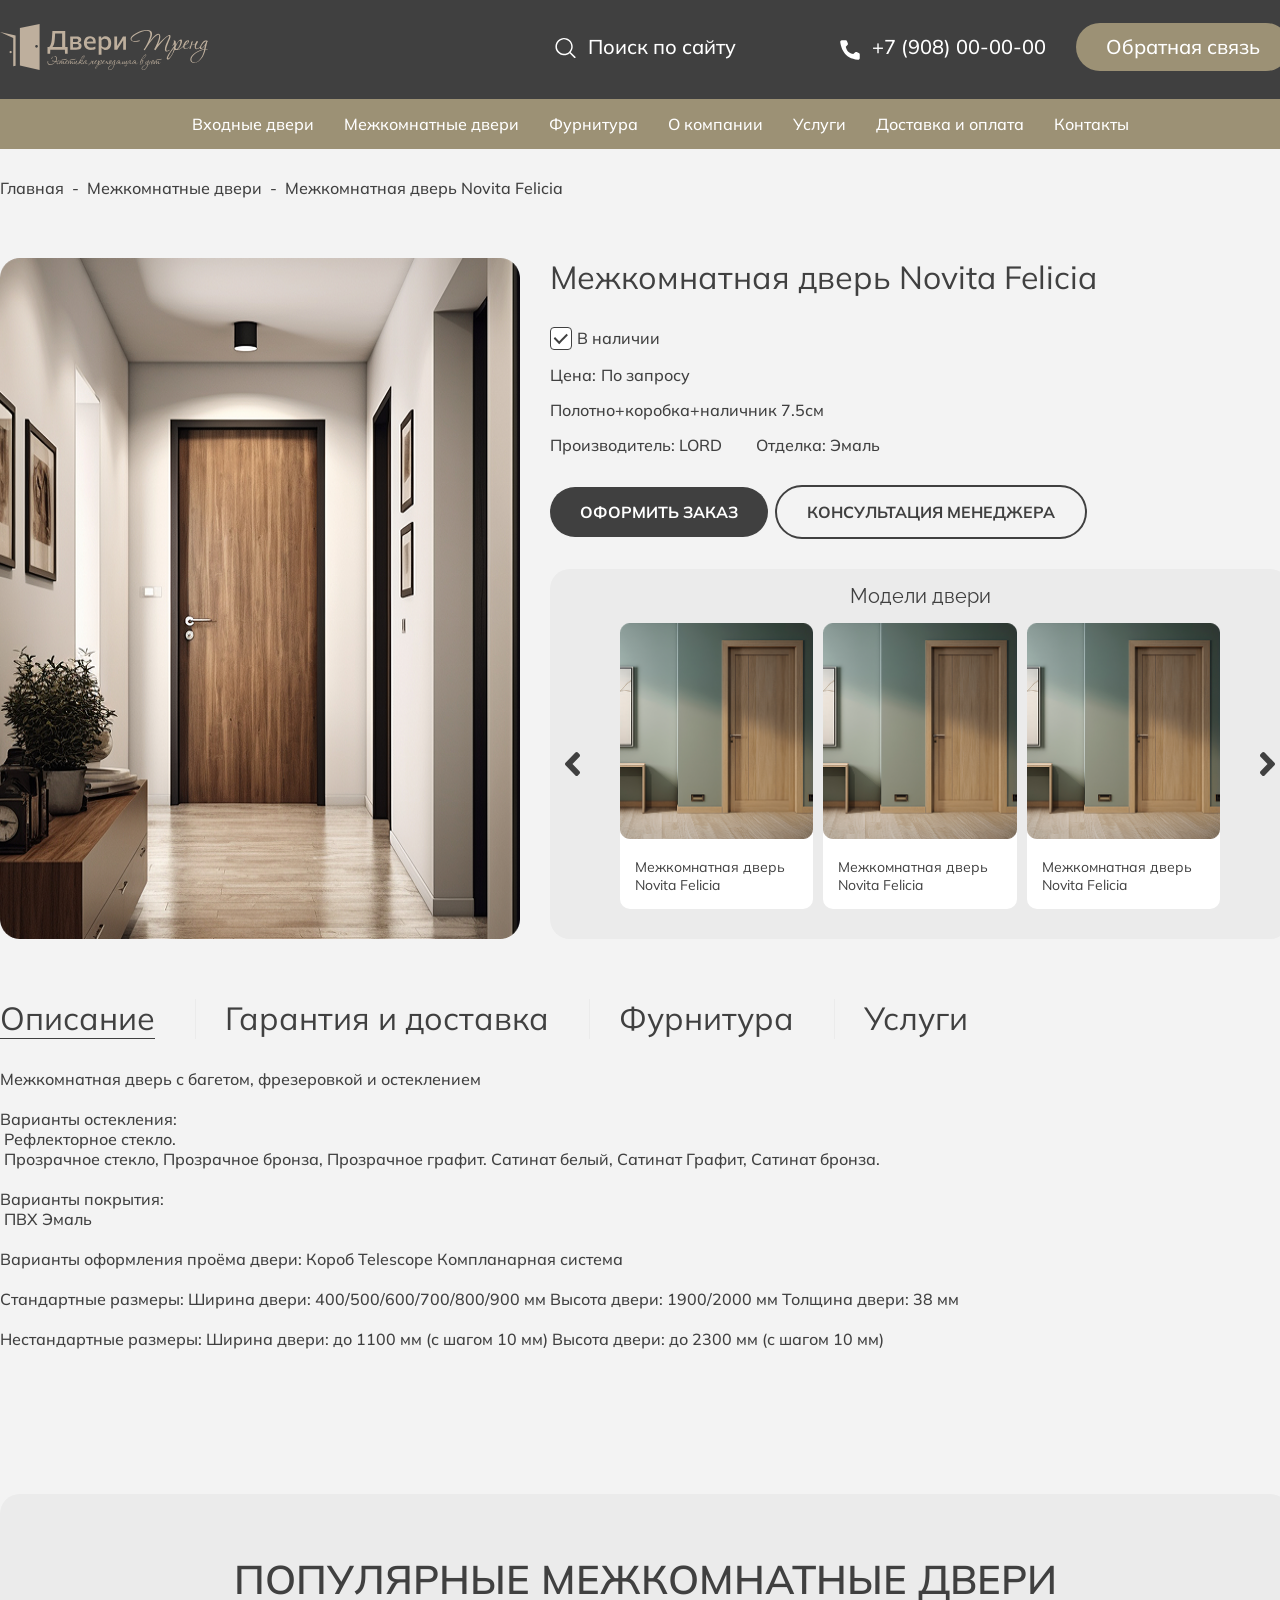
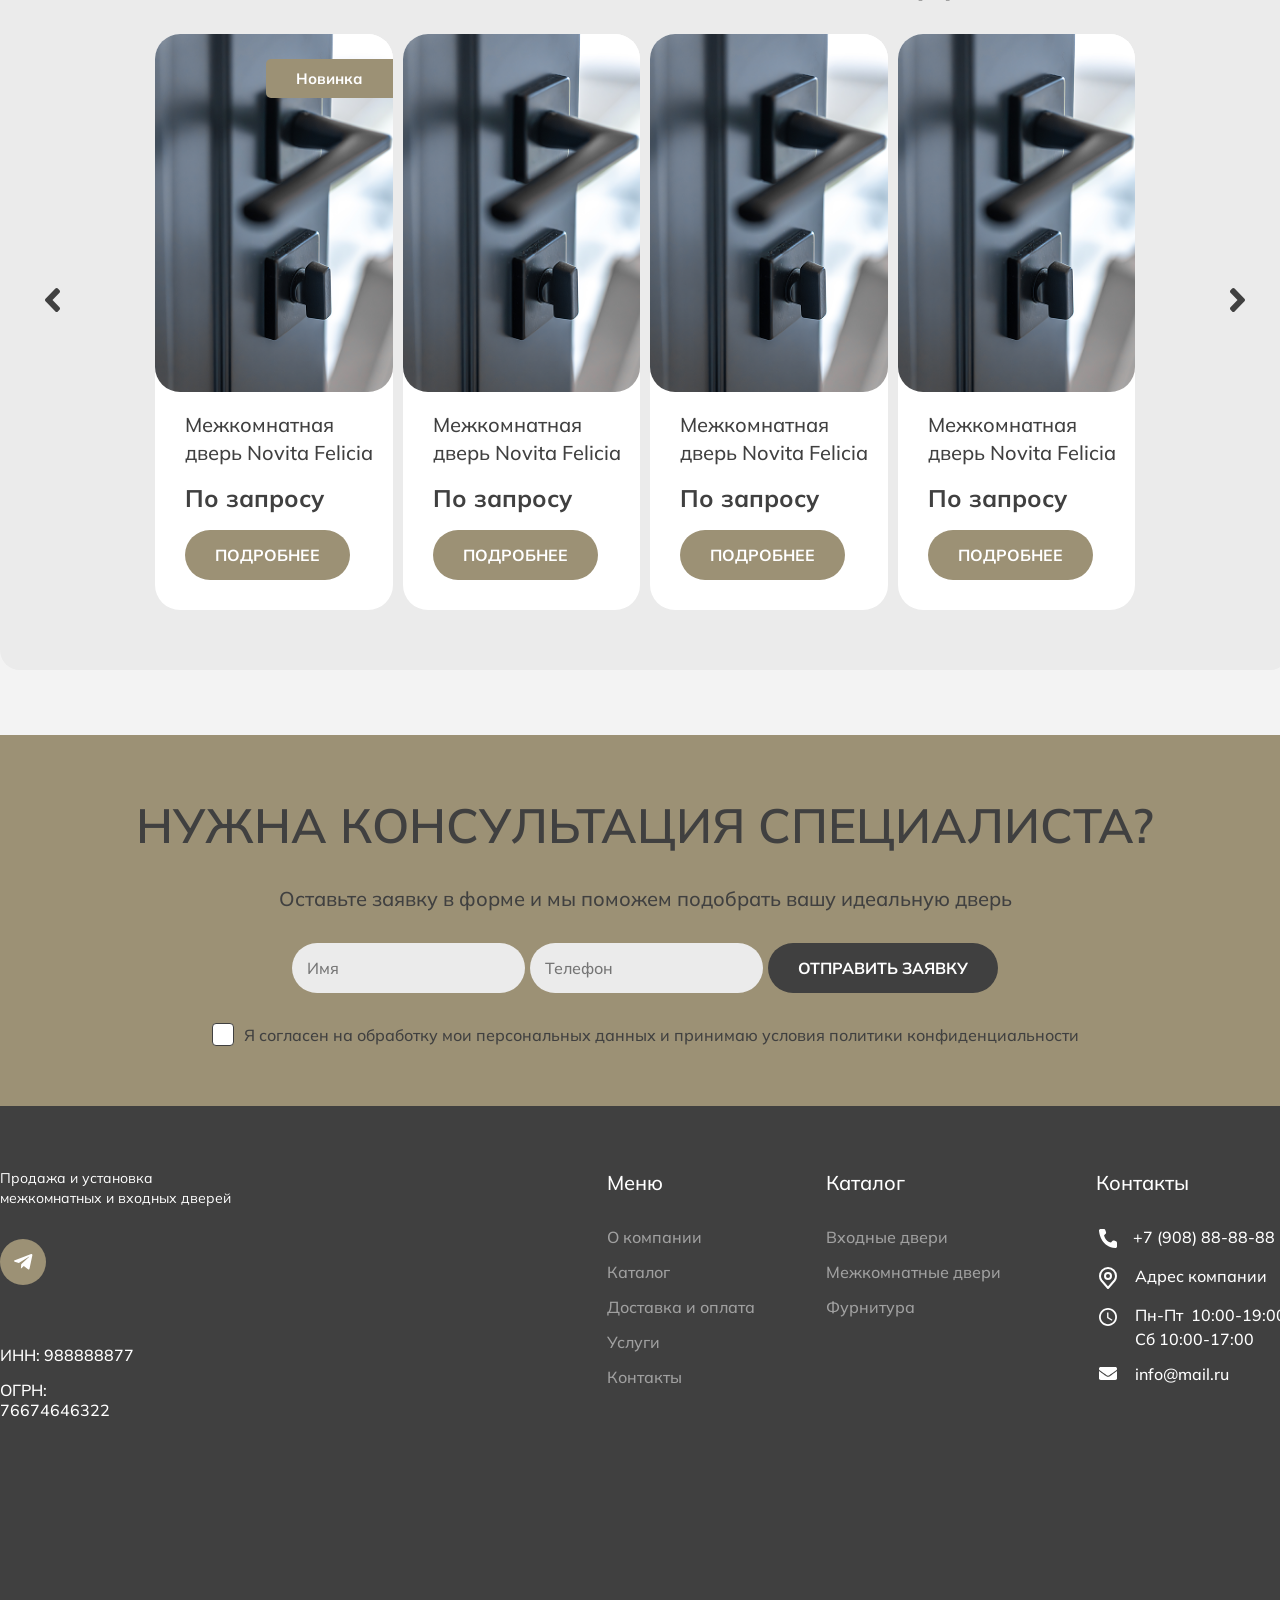
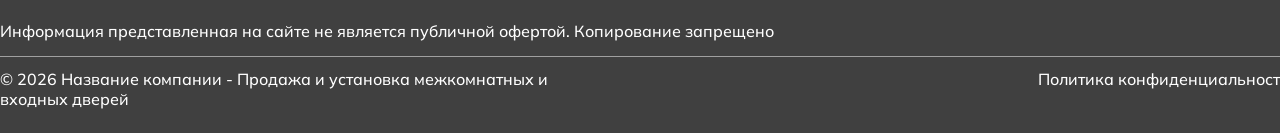
<file: card.html>
<!DOCTYPE html>
<html lang="ru">

<head>
  <meta charset="UTF-8">
  <meta http-equiv="X-UA-Compatible" content="IE=edge">
  <meta name="viewport" content="width=device-width, initial-scale=1.0">
  <title>Document</title>
  <link rel="stylesheet" href="style/style.css">
  <link rel="stylesheet" href="./style/swiper-bundle.min.css">
</head>

<body>
  <header class="header">
    <div class="header__top">
      <div class="container">
        <a class="header__logo" href="/" aria-label="На главную">
          <img class="header__logo-image" src="./assets/imgs/header/logo.svg" alt="">
          <span class="header__tagline">Эстетика, переходящая в уют</span>
        </a>
        <a class="header-link" href="#" aria-label="Поиск по сайту">
            <span class="header__search-icon-slot" aria-hidden="true">
              <svg width="24" height="23" viewBox="0 0 24 23" fill="none" xmlns="http://www.w3.org/2000/svg">
                <path
                  d="M21.3833 20.3334L16.7052 15.6616H16.6548C18.0967 13.9637 18.8254 11.7748 18.6883 9.5527C18.5513 7.33062 17.5593 5.24752 15.9197 3.73914C14.28 2.23077 12.1199 1.41397 9.89113 1.4596C7.66234 1.50524 5.53754 2.40977 3.96122 3.98399C2.3849 5.55821 1.47915 7.68017 1.43346 9.90599C1.38776 12.1318 2.20565 14.2891 3.71604 15.9265C5.22643 17.5639 7.31231 18.5547 9.53736 18.6915C11.7624 18.8283 13.9542 18.1006 15.6544 16.6606C15.6544 16.6606 15.6544 16.6966 15.6544 16.7109L20.3325 21.3828C20.3994 21.4502 20.479 21.5036 20.5667 21.5401C20.6544 21.5766 20.7485 21.5954 20.8435 21.5954C20.9385 21.5954 21.0326 21.5766 21.1203 21.5401C21.208 21.5036 21.2876 21.4502 21.3545 21.3828C21.4283 21.3176 21.4879 21.2379 21.5295 21.1487C21.5712 21.0595 21.5941 20.9627 21.5968 20.8644C21.5995 20.766 21.582 20.6681 21.5452 20.5768C21.5085 20.4854 21.4534 20.4026 21.3833 20.3334ZM10.0766 17.25C8.65318 17.25 7.26169 16.8285 6.07814 16.0387C4.89458 15.2489 3.97211 14.1264 3.42738 12.813C2.88265 11.4997 2.74012 10.0545 3.01782 8.66029C3.29553 7.26605 3.98098 5.98536 4.98751 4.98017C5.99405 3.97498 7.27645 3.29044 8.67255 3.0131C10.0686 2.73577 11.5157 2.87811 12.8308 3.42211C14.1459 3.96612 15.27 4.88736 16.0608 6.06934C16.8516 7.25132 17.2737 8.64095 17.2737 10.0625C17.2737 11.0064 17.0876 11.941 16.7259 12.813C16.3642 13.6851 15.8341 14.4774 15.1657 15.1448C14.4974 15.8122 13.704 16.3417 12.8308 16.7029C11.9576 17.0641 11.0218 17.25 10.0766 17.25Z"
                  fill="white" />
              </svg>
            </span>
            <span class="header__search-text">Поиск по сайту</span>
          </a>
          <div class="header__top-content">
          <a class="header-link header-link--phone" href="tel:+79080000000" aria-label="Позвонить +7 (908) 00-00-00">
            <svg width="24" height="24" viewBox="0 0 24 24" fill="none" xmlns="http://www.w3.org/2000/svg">
              <path
                d="M15.2477 16.11L16.9277 14.43C17.154 14.2065 17.4403 14.0536 17.7518 13.9897C18.0634 13.9257 18.3867 13.9537 18.6827 14.07L20.7302 14.8875C21.0293 15.0089 21.2858 15.2161 21.4673 15.4831C21.6488 15.75 21.7473 16.0647 21.7502 16.3875V20.1375C21.7485 20.3571 21.7023 20.574 21.6145 20.7753C21.5267 20.9766 21.3991 21.158 21.2393 21.3087C21.0796 21.4593 20.891 21.5761 20.6849 21.6519C20.4788 21.7278 20.2595 21.7611 20.0402 21.75C5.69272 20.8575 2.79772 8.7075 2.25022 4.0575C2.22481 3.82915 2.24803 3.59801 2.31836 3.37928C2.38869 3.16055 2.50453 2.95919 2.65827 2.78845C2.81201 2.61771 3.00016 2.48145 3.21034 2.38865C3.42052 2.29584 3.64797 2.24859 3.87772 2.25H7.50022C7.82348 2.25096 8.13906 2.3486 8.40637 2.53037C8.67368 2.71214 8.8805 2.96973 9.00022 3.27L9.81772 5.3175C9.93791 5.6123 9.96858 5.93598 9.90588 6.24811C9.84319 6.56024 9.68992 6.84697 9.46522 7.0725L7.78522 8.7525C7.78522 8.7525 8.75272 15.3 15.2477 16.11Z"
                fill="white" />
            </svg>
            <span class="header__search-text">+7 (908) 00-00-00</span>
          </a>
          <button class="header__callback-button" type="button">Обратная связь</button>
          <button class="header__menu-toggle" type="button" aria-label="Открыть меню" aria-expanded="false"
            aria-controls="header-mobile-nav" data-nav-toggle>
            <svg width="24" height="18" viewBox="0 0 24 18" fill="none" xmlns="http://www.w3.org/2000/svg"
              aria-hidden="true">
              <path d="M0 1.5H24M0 9H24M0 16.5H24" stroke="currentColor" stroke-width="2" />
            </svg>
          </button>
        </div>
      </div>
    </div>
    <div class="header__bottom">
      <div class="container">
        <nav class="header__bottom-inner" aria-label="Навигация по сайту">
          <a class="nav-item" href="#">Входные двери</a>
          <a class="nav-item" href="#">Межкомнатные двери</a>
          <a class="nav-item" href="#">Фурнитура</a>
          <a class="nav-item" href="#">О компании</a>
          <a class="nav-item" href="#">Услуги</a>
          <a class="nav-item" href="#">Доставка и оплата</a>
          <a class="nav-item" href="#">Контакты</a>
        </nav>
      </div>
    </div>
  </header>

  <div class="header__nav-backdrop" data-nav-backdrop aria-hidden="true"></div>
  <nav class="header__mobile-nav" id="header-mobile-nav" aria-label="Мобильное меню" data-mobile-nav aria-hidden="true"
    inert>
    <div class="header__mobile-nav-inner">
      <a class="nav-item" href="#">Входные двери</a>
      <a class="nav-item" href="#">Межкомнатные двери</a>
      <a class="nav-item" href="#">Фурнитура</a>
      <a class="nav-item" href="#">О компании</a>
      <a class="nav-item" href="#">Услуги</a>
      <a class="nav-item" href="#">Доставка и оплата</a>
      <a class="nav-item" href="#">Контакты</a>
      <a class="header__mobile-nav-phone nav-item" href="tel:+79080000000">+7 (908) 00-00-00</a>
    </div>
  </nav>
  <main>
    <div class="bread-crumbs">
      <div class="container">
        <a href="/" class="link">Главная</a>
        <span>-</span>
        <a href="/" class="link">Межкомнатные двери</a>
        <span>-</span>
        <p>Межкомнатная дверь Novita Felicia</p>
      </div>
    </div>
    <section class="card-img-section">
      <div class="container">
        <img src="./assets/imgs/card/1.png" alt="" class="card-img">
        <div class="card-info">
          <h1 class="heading">Межкомнатная дверь Novita Felicia</h1>
          <div class="top">
            <div class="nalichie item">
              <svg width="22" height="23" viewBox="0 0 22 23" fill="none" xmlns="http://www.w3.org/2000/svg">
                <rect x="0.5" y="0.5" width="21" height="22" rx="3.5" fill="white" stroke="#404040" />
                <line y1="-1" x2="7.95691" y2="-1" transform="matrix(0.691223 0.722642 -0.691223 0.722642 3.6665 11.5)"
                  stroke="#404040" stroke-width="2" />
                <line y1="-1" x2="12.0081" y2="-1"
                  transform="matrix(0.692205 -0.721701 0.690239 0.723581 9.59375 16.7914)" stroke="#404040"
                  stroke-width="2" />
              </svg>
              <p class="text">В наличии</p>
            </div>
            <div class="item price">
              <p class="text">Цена:</p>
              <p class="blod">По запросу</p>
            </div>
            <div class="item complect">
              <p class="text">Полотно+коробка+наличник 7.5см</p>
            </div>
            <div class="item">
              <p class="text">Производитель: LORD</p>
            </div>
            <div class="item">
              <p class="text">Отделка: Эмаль</p>
            </div>

          </div>
          <div class="buttons">
            <a class="black-button oformit">Оформить заказ</a>
            <div class="white-button form">Консультация менеджера</div>
          </div>
          <div class="models">
            <p class="heading">Модели двери</p>
            <div class="slider-wrapper">
              <div class="swiper card-slider">
                <div class="swiper-wrapper">
                  <div class="swiper-slide">
                    <img src="./assets/imgs/card/small.png" alt="" class="bg">
                    <p class="name">Межкомнатная дверь Novita Felicia</p>
                  </div>
                  <div class="swiper-slide">
                    <img src="./assets/imgs/card/small.png" alt="" class="bg">
                    <p class="name">Межкомнатная дверь Novita Felicia</p>
                  </div>
                  <div class="swiper-slide">
                    <img src="./assets/imgs/card/small.png" alt="" class="bg">
                    <p class="name">Межкомнатная дверь Novita Felicia</p>
                  </div>
                  <div class="swiper-slide">
                    <img src="./assets/imgs/card/small.png" alt="" class="bg">
                    <p class="name">Межкомнатная дверь Novita Felicia</p>
                  </div>
                  <div class="swiper-slide">
                    <img src="./assets/imgs/card/small.png" alt="" class="bg">
                    <p class="name">Межкомнатная дверь Novita Felicia</p>
                  </div>
                </div>
              </div>
              <div class="hero-slider-prev">
                <svg width="15" height="24" viewBox="0 0 15 24" fill="none" xmlns="http://www.w3.org/2000/svg">
                  <path
                    d="M14.4903 13.275L4.58738 23.475C4.24757 23.825 3.83495 24 3.34951 24C2.86408 24 2.45146 23.825 2.11165 23.475L0.509708 21.75C0.169902 21.4 -9.53674e-07 20.975 -9.53674e-07 20.475C-9.53674e-07 19.975 0.169902 19.55 0.509708 19.2L7.5 12L0.509708 4.8C0.26699 4.55 0.121359 4.275 0.0728149 3.975C-0.0242729 3.675 -0.0242729 3.35 0.0728149 3C0.121359 2.7 0.26699 2.45 0.509708 2.25L2.11165 0.525C2.45146 0.174999 2.86408 -1.90735e-06 3.34951 -1.90735e-06C3.83495 -1.90735e-06 4.24757 0.174999 4.58738 0.525L14.4903 10.725C14.8301 11.075 15 11.5 15 12C15 12.5 14.8301 12.925 14.4903 13.275Z"
                    fill="white" />
                </svg>
              </div>
              <div class="hero-slider-next">
                <svg width="15" height="24" viewBox="0 0 15 24" fill="none" xmlns="http://www.w3.org/2000/svg">
                  <path
                    d="M14.4903 13.275L4.58738 23.475C4.24757 23.825 3.83495 24 3.34951 24C2.86408 24 2.45146 23.825 2.11165 23.475L0.509708 21.75C0.169902 21.4 -9.53674e-07 20.975 -9.53674e-07 20.475C-9.53674e-07 19.975 0.169902 19.55 0.509708 19.2L7.5 12L0.509708 4.8C0.26699 4.55 0.121359 4.275 0.0728149 3.975C-0.0242729 3.675 -0.0242729 3.35 0.0728149 3C0.121359 2.7 0.26699 2.45 0.509708 2.25L2.11165 0.525C2.45146 0.174999 2.86408 -1.90735e-06 3.34951 -1.90735e-06C3.83495 -1.90735e-06 4.24757 0.174999 4.58738 0.525L14.4903 10.725C14.8301 11.075 15 11.5 15 12C15 12.5 14.8301 12.925 14.4903 13.275Z"
                    fill="white" />
                </svg>
              </div>
            </div>
          </div>
        </div>

      </div>
    </section>
    <section class="card-tabs">
      <div class="container">
        <div class="tab-list">
          <div class="tab-item active" data-tab="Описание">
            Описание
          </div>
          <div class="tab-item " data-tab="Гарантия и доставка">
            Гарантия и доставка
          </div>
          <div class="tab-item " data-tab="Фурнитура">
            Фурнитура
          </div>
          <div class="tab-item " data-tab="Услуги">
            Услуги
          </div>
        </div>
        <div class="tab-block active" data-tab="Описание">
          <p>
            Межкомнатная дверь с багетом, фрезеровкой и остеклением <br>
            <br>
            Варианты остекления:<br> Рефлекторное стекло.<br> Прозрачное стекло, Прозрачное бронза, Прозрачное
            графит. Сатинат
            белый, Сатинат Графит, Сатинат бронза.<br>
            <br>
            Варианты покрытия:<br> ﻿﻿ПВХ Эмаль<br>
            <br>
            Варианты оформления проёма двери: ﻿﻿Короб Telescope ﻿﻿Компланарная система<br>
            <br>
            Стандартные размеры: Ширина двери: 400/500/600/700/800/900 мм Высота двери: 1900/2000 мм Толщина двери: 38
            мм<br>
            <br>
            Нестандартные размеры: Ширина двери: до 1100 мм (с шагом 10 мм) Высота двери: до 2300 мм (с шагом 10 мм)<br>
          </p>
        </div>
        <div class="tab-block" data-tab="Фурнитура">
          <p>
            фурнитура Межкомнатная дверь с багетом, фрезеровкой и остеклением <br>
            <br>
            Варианты остекления:<br> Рефлекторное стекло.<br> Прозрачное стекло, Прозрачное бронза, Прозрачное
            графит. Сатинат
            белый, Сатинат Графит, Сатинат бронза.<br>
            <br>
            Варианты покрытия:<br> ﻿﻿ПВХ Эмаль<br>
            <br>
            Варианты оформления проёма двери: ﻿﻿Короб Telescope ﻿﻿Компланарная система<br>
            <br>
            Стандартные размеры: Ширина двери: 400/500/600/700/800/900 мм Высота двери: 1900/2000 мм Толщина двери: 38
            мм<br>
            <br>
            Нестандартные размеры: Ширина двери: до 1100 мм (с шагом 10 мм) Высота двери: до 2300 мм (с шагом 10 мм)<br>
          </p>
        </div>
        <div class="tab-block" data-tab="Гарантия и доставка">
          <p>
            фурнитура Межкомнатная дверь с багетом, фрезеровкой и остеклением <br>
            <br>
            Варианты остекления:<br> Рефлекторное стекло.<br> Прозрачное стекло, Прозрачное бронза, Прозрачное
            графит. Сатинат
            белый, Сатинат Графит, Сатинат бронза.<br>
            <br>
            Варианты покрытия:<br> ﻿﻿ПВХ Эмаль<br>
            <br>
            Варианты оформления проёма двери: ﻿﻿Короб Telescope ﻿﻿Компланарная система<br>
            <br>
            Стандартные размеры: Ширина двери: 400/500/600/700/800/900 мм Высота двери: 1900/2000 мм Толщина двери: 38
            мм<br>
            <br>
            Нестандартные размеры: Ширина двери: до 1100 мм (с шагом 10 мм) Высота двери: до 2300 мм (с шагом 10 мм)<br>
          </p>
        </div>
        <div class="tab-block" data-tab="Услуги">
          <p>
            услуши Межкомнатная дверь с багетом, фрезеровкой и остеклением <br>
            <br>
            Варианты остекления:<br> Рефлекторное стекло.<br> Прозрачное стекло, Прозрачное бронза, Прозрачное
            графит. Сатинат
            белый, Сатинат Графит, Сатинат бронза.<br>
            <br>
            Варианты покрытия:<br> ﻿﻿ПВХ Эмаль<br>
            <br>
            Варианты оформления проёма двери: ﻿﻿Короб Telescope ﻿﻿Компланарная система<br>
            <br>
            Стандартные размеры: Ширина двери: 400/500/600/700/800/900 мм Высота двери: 1900/2000 мм Толщина двери: 38
            мм<br>
            <br>
            Нестандартные размеры: Ширина двери: до 1100 мм (с шагом 10 мм) Высота двери: до 2300 мм (с шагом 10 мм)<br>
          </p>
        </div>
      </div>
    </section>
    <section class="popular seems">
      <div class="container">
        <h2 class="h2-heading">
          ПОПУЛЯРНЫЕ МЕЖКОМНАТНЫЕ ДВЕРИ
        </h2>
        <div class="slider-container">
          <div class="swiper popuplar-m-slider">
            <div class="swiper-wrapper">
              <div class="swiper-slide">
                <div class="new">Новинка</div>
                <img src="./assets/imgs/popular/1.png" alt="" class="bg">
                <div class="info">
                  <p class="heading regular-text">
                    Межкомнатная дверь Novita Felicia
                  </p>
                  <div class="price">По запросу</div>
                  <div class="gold-button">Подробнее</div>
                </div>
              </div>
              <div class="swiper-slide">
                <img src="./assets/imgs/popular/1.png" alt="" class="bg">
                <div class="info">
                  <p class="heading regular-text">
                    Межкомнатная дверь Novita Felicia
                  </p>
                  <div class="price">По запросу</div>
                  <div class="gold-button">Подробнее</div>
                </div>
              </div>
              <div class="swiper-slide">
                <img src="./assets/imgs/popular/1.png" alt="" class="bg">
                <div class="info">
                  <p class="heading regular-text">
                    Межкомнатная дверь Novita Felicia
                  </p>
                  <div class="price">По запросу</div>
                  <div class="gold-button">Подробнее</div>
                </div>
              </div>
              <div class="swiper-slide">
                <img src="./assets/imgs/popular/1.png" alt="" class="bg">
                <div class="info">
                  <p class="heading regular-text">
                    Межкомнатная дверь Novita Felicia
                  </p>
                  <div class="price">По запросу</div>
                  <div class="gold-button">Подробнее</div>
                </div>
              </div>
              <div class="swiper-slide">
                <img src="./assets/imgs/popular/1.png" alt="" class="bg">
                <div class="info">
                  <p class="heading regular-text">
                    Межкомнатная дверь Novita Felicia
                  </p>
                  <div class="price">По запросу</div>
                  <div class="gold-button">Подробнее</div>
                </div>
              </div>
              <div class="swiper-slide">
                <img src="./assets/imgs/popular/1.png" alt="" class="bg">
                <div class="info">
                  <p class="heading regular-text">
                    Межкомнатная дверь Novita Felicia
                  </p>
                  <div class="price">По запросу</div>
                  <div class="gold-button">Подробнее</div>
                </div>
              </div>
            </div>

          </div>

          <div class="popupar-m-slider-prev"><svg width="15" height="24" viewBox="0 0 15 24" fill="none"
              xmlns="http://www.w3.org/2000/svg">
              <path
                d="M14.4903 13.275L4.58738 23.475C4.24757 23.825 3.83495 24 3.34951 24C2.86408 24 2.45146 23.825 2.11165 23.475L0.509708 21.75C0.169902 21.4 -9.53674e-07 20.975 -9.53674e-07 20.475C-9.53674e-07 19.975 0.169902 19.55 0.509708 19.2L7.5 12L0.509708 4.8C0.26699 4.55 0.121359 4.275 0.0728149 3.975C-0.0242729 3.675 -0.0242729 3.35 0.0728149 3C0.121359 2.7 0.26699 2.45 0.509708 2.25L2.11165 0.525C2.45146 0.174999 2.86408 -1.90735e-06 3.34951 -1.90735e-06C3.83495 -1.90735e-06 4.24757 0.174999 4.58738 0.525L14.4903 10.725C14.8301 11.075 15 11.5 15 12C15 12.5 14.8301 12.925 14.4903 13.275Z"
                fill="white" />
            </svg></div>
          <div class="popupar-m-slider-next"><svg width="15" height="24" viewBox="0 0 15 24" fill="none"
              xmlns="http://www.w3.org/2000/svg">
              <path
                d="M14.4903 13.275L4.58738 23.475C4.24757 23.825 3.83495 24 3.34951 24C2.86408 24 2.45146 23.825 2.11165 23.475L0.509708 21.75C0.169902 21.4 -9.53674e-07 20.975 -9.53674e-07 20.475C-9.53674e-07 19.975 0.169902 19.55 0.509708 19.2L7.5 12L0.509708 4.8C0.26699 4.55 0.121359 4.275 0.0728149 3.975C-0.0242729 3.675 -0.0242729 3.35 0.0728149 3C0.121359 2.7 0.26699 2.45 0.509708 2.25L2.11165 0.525C2.45146 0.174999 2.86408 -1.90735e-06 3.34951 -1.90735e-06C3.83495 -1.90735e-06 4.24757 0.174999 4.58738 0.525L14.4903 10.725C14.8301 11.075 15 11.5 15 12C15 12.5 14.8301 12.925 14.4903 13.275Z"
                fill="white" />
            </svg></div>
        </div>
      </div>
    </section>
    <section class="s-form">
      <div class="container">
        <h2 class="heading">НУЖНА КОНСУЛЬТАЦИЯ СПЕЦИАЛИСТА?</h2>
        <p class="sub-heading">Оставьте заявку в форме и мы поможем подобрать вашу идеальную дверь</p>
        <form action="">
          <div class="inp-container">
            <input type="text" class="text" placeholder="Имя">
            <input type="text" class="text" placeholder="Телефон">
            <label class="policy-container mob">
              <input type="checkbox">
              <div class="policy-visual">
                <svg width="22" height="23" viewBox="0 0 22 23" fill="none" xmlns="http://www.w3.org/2000/svg">
                  <line y1="-1" x2="7.95691" y2="-1"
                    transform="matrix(0.691223 0.722642 -0.691223 0.722642 3.6665 11.5)" stroke="#404040"
                    stroke-width="2" />
                  <line y1="-1" x2="12.0081" y2="-1"
                    transform="matrix(0.692205 -0.721701 0.690239 0.723581 9.59375 16.7914)" stroke="#404040"
                    stroke-width="2" />
                </svg>

              </div>
              <p class="policy-text">
                Я согласен на обработку мои персональных данных и принимаю условия политики конфиденциальности
              </p>
            </label>

            <button type="submit" class="black-button">Отправить заявку</button>
          </div>
          <label class="policy-container">
            <input type="checkbox">
            <div class="policy-visual">
              <svg width="22" height="23" viewBox="0 0 22 23" fill="none" xmlns="http://www.w3.org/2000/svg">
                <line y1="-1" x2="7.95691" y2="-1" transform="matrix(0.691223 0.722642 -0.691223 0.722642 3.6665 11.5)"
                  stroke="#404040" stroke-width="2" />
                <line y1="-1" x2="12.0081" y2="-1"
                  transform="matrix(0.692205 -0.721701 0.690239 0.723581 9.59375 16.7914)" stroke="#404040"
                  stroke-width="2" />
              </svg>

            </div>
            <p class="policy-text">
              Я согласен на обработку мои персональных данных и принимаю условия политики конфиденциальности
            </p>
          </label>
        </form>
      </div>
    </section>
  </main>
  <footer class="footer">
    <div class="container">
      <div class="footer__main">
        <div class="footer__brand">
          <div class="footer__description">
            <p class="footer__description-text">Продажа и установка<br>межкомнатных и входных дверей</p>
          </div>
          <div class="footer__badge" aria-hidden="true">
            <svg width="19" height="16" viewBox="0 0 19 16" fill="none" xmlns="http://www.w3.org/2000/svg">
              <path
                d="M18.321 1.40276L15.5484 14.4785C15.3392 15.4014 14.7937 15.6311 14.0185 15.1963L9.79386 12.0832L7.75539 14.0438C7.5298 14.2694 7.34113 14.458 6.90636 14.458L7.20988 10.1555L15.0398 3.0803C15.3802 2.77678 14.9659 2.60862 14.5107 2.91213L4.83097 9.00706L0.663783 7.70276C-0.242662 7.41975 -0.259068 6.79631 0.852455 6.36155L17.1521 0.0820558C17.9068 -0.200952 18.5671 0.25022 18.321 1.40276V1.40276Z"
                fill="white" />
            </svg>
          </div>
          <div class="footer__details">
            <span class="footer__details-text">ИНН: 988888877</span>
            <span class="footer__details-text">ОГРН: 76674646322</span>
          </div>
        </div>

        <div class="footer__columns">
          <div class="footer__menu">
            <p class="footer__menu-title">Меню</p>
            <nav class="footer__menu-inner" aria-label="Меню">
              <a class="footer__menu-text" href="#">О компании</a>
              <a class="footer__menu-text" href="#">Каталог</a>
              <a class="footer__menu-text" href="#">Доставка и оплата</a>
              <a class="footer__menu-text" href="#">Услуги</a>
              <a class="footer__menu-text" href="#">Контакты</a>
            </nav>
          </div>

          <div class="footer__catalog">
            <p class="footer__catalog-title">Каталог</p>
            <nav class="footer__catalog-inner" aria-label="Каталог">
              <a class="footer__catalog-text" href="#">Входные двери</a>
              <a class="footer__catalog-text" href="#">Межкомнатные двери</a>
              <a class="footer__catalog-text" href="#">Фурнитура</a>
            </nav>
          </div>

          <div class="footer__contacts">
            <p class="footer__contacts-title">Контакты</p>
            <div class="footer__contacts-list">
              <a class="footer__contact-item footer__contact-item--phone" href="tel:+79088888888"
                aria-label="Позвонить +7 (908) 88-88-88">
                <span class="footer__contact-icon footer__contact-icon--phone" aria-hidden="true">
                  <svg width="22" height="24" viewBox="0 0 22 24" fill="none" xmlns="http://www.w3.org/2000/svg">
                    <path
                      d="M15.0008 15.5032L16.5507 13.8664C16.7595 13.6487 17.0236 13.4997 17.3111 13.4374C17.5985 13.3752 17.8968 13.4024 18.1699 13.5157L20.0589 14.3121C20.3349 14.4304 20.5715 14.6323 20.739 14.8924C20.9065 15.1525 20.9973 15.459 21 15.7735V19.427C20.9984 19.6409 20.9558 19.8523 20.8748 20.0484C20.7938 20.2445 20.6761 20.4212 20.5287 20.568C20.3813 20.7148 20.2073 20.8285 20.0171 20.9024C19.827 20.9763 19.6247 21.0088 19.4223 20.998C6.18528 20.1284 3.51434 8.29127 3.00922 3.76099C2.98577 3.53852 3.00719 3.31333 3.07208 3.10024C3.13696 2.88714 3.24384 2.69096 3.38568 2.52462C3.52752 2.35827 3.70111 2.22552 3.89502 2.13511C4.08894 2.04469 4.29878 1.99866 4.51075 2.00003H7.85289C8.15113 2.00096 8.44228 2.09609 8.6889 2.27318C8.93553 2.45027 9.12634 2.70123 9.23679 2.99377L9.99102 4.98855C10.1019 5.27576 10.1302 5.59111 10.0724 5.8952C10.0145 6.19929 9.87312 6.47864 9.66581 6.69836L8.11583 8.33511C8.11583 8.33511 9.00845 14.714 15.0008 15.5032Z"
                      fill="white" />
                  </svg>
                </span>
                <span class="footer__contact-text">+7 (908) 88-88-88</span>
              </a>
              <div class="footer__contact-item footer__contact-item--address">
                <span class="footer__contact-icon footer__contact-icon--address" aria-hidden="true">
                  <svg width="24" height="24" viewBox="0 0 24 24" fill="none" xmlns="http://www.w3.org/2000/svg">
                    <path
                      d="M12 13C13.6569 13 15 11.6569 15 10C15 8.34315 13.6569 7 12 7C10.3431 7 9 8.34315 9 10C9 11.6569 10.3431 13 12 13Z"
                      stroke="white" stroke-width="2" stroke-linecap="round" stroke-linejoin="round" />
                    <path
                      d="M12 2C9.87827 2 7.84344 2.84285 6.34315 4.34315C4.84285 5.84344 4 7.87827 4 10C4 11.892 4.402 13.13 5.5 14.5L12 22L18.5 14.5C19.598 13.13 20 11.892 20 10C20 7.87827 19.1571 5.84344 17.6569 4.34315C16.1566 2.84285 14.1217 2 12 2V2Z"
                      stroke="white" stroke-width="2" stroke-linecap="round" stroke-linejoin="round" />
                  </svg>
                </span>
                <span class="footer__contact-text">Адрес компании</span>
              </div>
              <div class="footer__contact-item footer__contact-item--time">
                <span class="footer__contact-icon footer__contact-icon--time" aria-hidden="true">
                  <svg width="24" height="24" viewBox="0 0 24 24" fill="none" xmlns="http://www.w3.org/2000/svg">
                    <path
                      d="M12 19.2C13.9096 19.2 15.7409 18.4414 17.0912 17.0912C18.4414 15.7409 19.2 13.9096 19.2 12C19.2 10.0904 18.4414 8.25909 17.0912 6.90883C15.7409 5.55857 13.9096 4.8 12 4.8C10.0904 4.8 8.25909 5.55857 6.90883 6.90883C5.55857 8.25909 4.8 10.0904 4.8 12C4.8 13.9096 5.55857 15.7409 6.90883 17.0912C8.25909 18.4414 10.0904 19.2 12 19.2ZM12 3C13.1819 3 14.3522 3.23279 15.4442 3.68508C16.5361 4.13738 17.5282 4.80031 18.364 5.63604C19.1997 6.47177 19.8626 7.46392 20.3149 8.55585C20.7672 9.64778 21 10.8181 21 12C21 14.3869 20.0518 16.6761 18.364 18.364C16.6761 20.0518 14.3869 21 12 21C7.023 21 3 16.95 3 12C3 9.61305 3.94821 7.32387 5.63604 5.63604C7.32387 3.94821 9.61305 3 12 3M12.45 7.5V12.225L16.5 14.628L15.825 15.735L11.1 12.9V7.5H12.45Z"
                      fill="white" />
                  </svg>
                </span>
                <div class="footer__contact-time">
                  <span class="footer__contact-time-line">Пн-Пт&nbsp;&nbsp;10:00-19:00;</span>
                  <span class="footer__contact-time-line">Сб 10:00-17:00</span>
                </div>
              </div>
              <a class="footer__contact-item footer__contact-item--mail" href="mailto:info@mail.ru"
                aria-label="Написать на info@mail.ru">
                <span class="footer__contact-icon footer__contact-icon--mail" aria-hidden="true">
                  <svg width="24" height="19" viewBox="0 0 24 19" fill="none" xmlns="http://www.w3.org/2000/svg">
                    <path
                      d="M20.6484 7.29948C20.7188 7.23177 20.7891 7.22049 20.8594 7.26562C20.9531 7.31076 21 7.37847 21 7.46875V14.375C21 14.8264 20.8359 15.2101 20.5078 15.526C20.1797 15.842 19.7812 16 19.3125 16H4.6875C4.21875 16 3.82031 15.842 3.49219 15.526C3.16406 15.2101 3 14.8264 3 14.375V7.46875C3 7.37847 3.03516 7.32205 3.10547 7.29948C3.19922 7.25434 3.28125 7.25434 3.35156 7.29948C4.125 7.86372 5.92969 9.13889 8.76562 11.125C8.8125 11.1701 8.96484 11.2943 9.22266 11.4974C9.50391 11.7005 9.72656 11.8585 9.89062 11.9714C10.0547 12.0616 10.2656 12.1858 10.5234 12.3437C10.7812 12.4792 11.0273 12.5807 11.2617 12.6484C11.5195 12.7161 11.7656 12.75 12 12.75C12.2109 12.75 12.4219 12.7274 12.6328 12.6823C12.8438 12.6146 13.043 12.5469 13.2305 12.4792C13.418 12.3889 13.6172 12.276 13.8281 12.1406C14.0391 12.0052 14.2148 11.8924 14.3555 11.8021C14.4961 11.6892 14.6602 11.5651 14.8477 11.4297C15.0352 11.2943 15.1641 11.1927 15.2344 11.125C18 9.2066 19.8047 7.93142 20.6484 7.29948ZM12 11.6667C11.8125 11.6667 11.5781 11.6102 11.2969 11.4974C11.0391 11.362 10.8281 11.2491 10.6641 11.1589C10.5 11.046 10.2539 10.8767 9.92578 10.651C9.62109 10.4028 9.45703 10.2786 9.43359 10.2786C6.57422 8.26997 4.53516 6.81424 3.31641 5.91146C3.10547 5.75347 3 5.53906 3 5.26823V4.625C3 4.17361 3.16406 3.78993 3.49219 3.47396C3.82031 3.15799 4.21875 3 4.6875 3H19.3125C19.7812 3 20.1797 3.15799 20.5078 3.47396C20.8359 3.78993 21 4.17361 21 4.625V5.26823C21 5.53906 20.8945 5.75347 20.6836 5.91146C19.5352 6.7691 17.4961 8.22483 14.5664 10.2786C14.543 10.2786 14.3672 10.4028 14.0391 10.651C13.7344 10.8767 13.5 11.046 13.3359 11.1589C13.1719 11.2491 12.9492 11.362 12.668 11.4974C12.4102 11.6102 12.1875 11.6667 12 11.6667Z"
                      fill="white" />
                  </svg>
                </span>
                <span class="footer__contact-text">info@mail.ru</span>
              </a>
            </div>
          </div>
        </div>
      </div>

      <p class="footer__notice">Информация представленная на сайте не является публичной офертой. Копирование запрещено
      </p>
      <div class="footer__divider" aria-hidden="true"></div>
      <div class="footer__legal">
        <p class="footer__copyright">© 2026 Название компании - Продажа и установка межкомнатных и входных дверей</p>
        <a class="footer__policy" href="#">Политика конфиденциальности</a>
      </div>
    </div>
  </footer>

  <script src="js/swiper-bundle.min.js"></script>
  <script src="js/sliders.js"></script>
  <script src="js/app.js"></script>
</body>

</html>
</file>
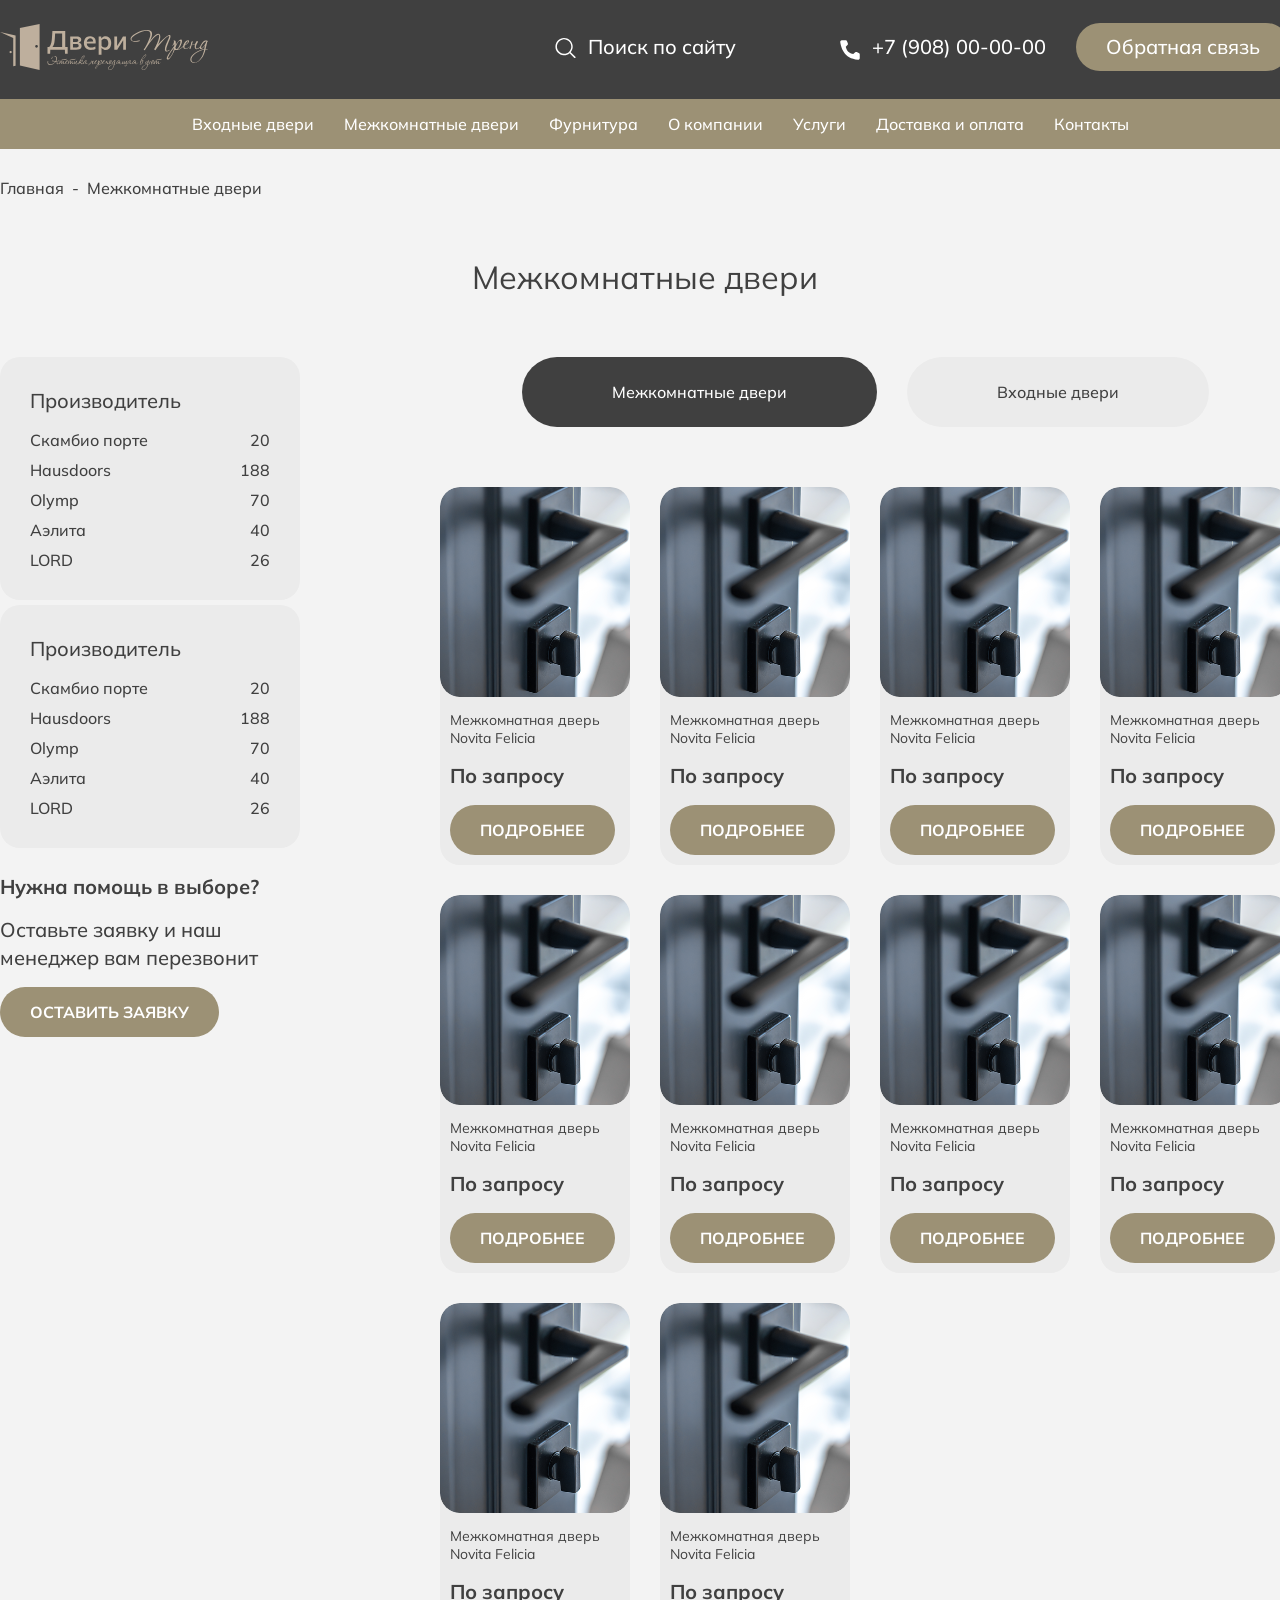
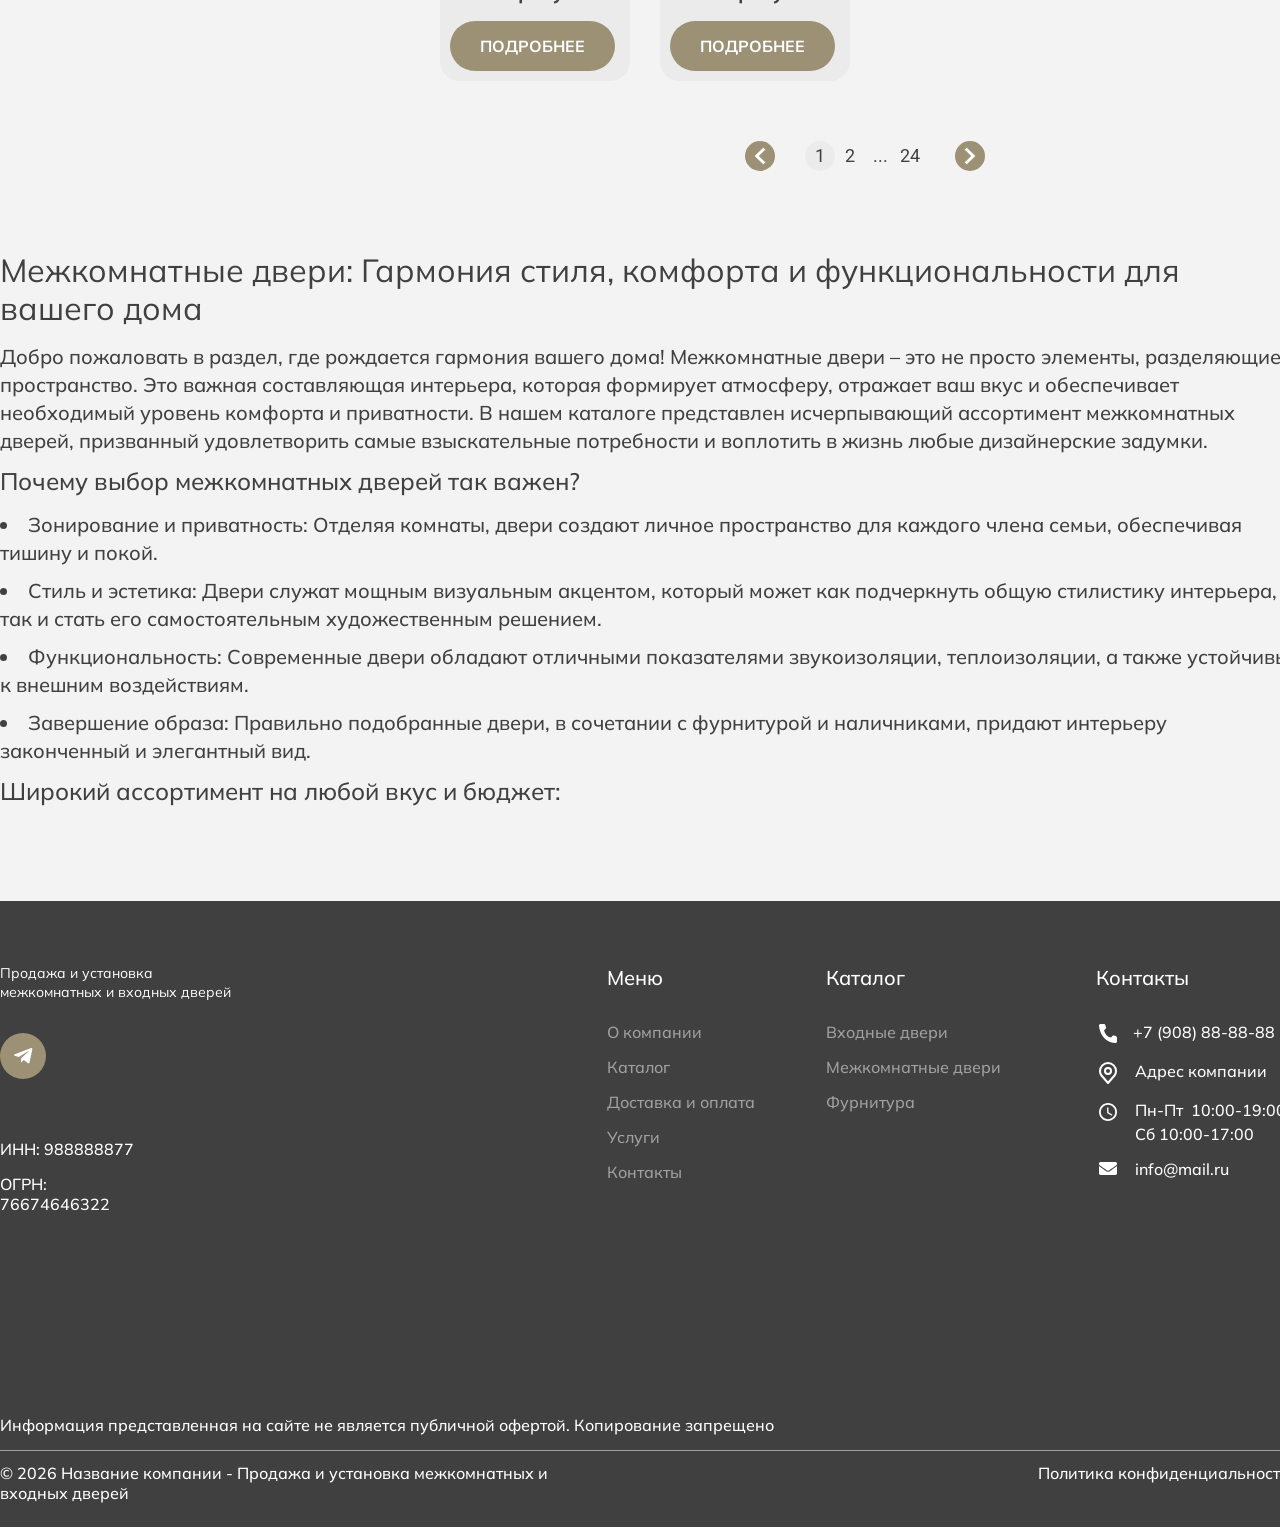
<file: catalog.html>
<!DOCTYPE html>
<html lang="ru">

<head>
  <meta charset="UTF-8">
  <meta http-equiv="X-UA-Compatible" content="IE=edge">
  <meta name="viewport" content="width=device-width, initial-scale=1.0">
  <title>Document</title>
  <link rel="stylesheet" href="style/style.css">
  <link rel="stylesheet" href="./style/swiper-bundle.min.css">
</head>

<body>
  <header class="header">
    <div class="header__top">
      <div class="container">
        <a class="header__logo" href="/" aria-label="На главную">
          <img class="header__logo-image" src="./assets/imgs/header/logo.svg" alt="">
          <span class="header__tagline">Эстетика, переходящая в уют</span>
        </a>
        <a class="header-link" href="#" aria-label="Поиск по сайту">
            <span class="header__search-icon-slot" aria-hidden="true">
              <svg width="24" height="23" viewBox="0 0 24 23" fill="none" xmlns="http://www.w3.org/2000/svg">
                <path
                  d="M21.3833 20.3334L16.7052 15.6616H16.6548C18.0967 13.9637 18.8254 11.7748 18.6883 9.5527C18.5513 7.33062 17.5593 5.24752 15.9197 3.73914C14.28 2.23077 12.1199 1.41397 9.89113 1.4596C7.66234 1.50524 5.53754 2.40977 3.96122 3.98399C2.3849 5.55821 1.47915 7.68017 1.43346 9.90599C1.38776 12.1318 2.20565 14.2891 3.71604 15.9265C5.22643 17.5639 7.31231 18.5547 9.53736 18.6915C11.7624 18.8283 13.9542 18.1006 15.6544 16.6606C15.6544 16.6606 15.6544 16.6966 15.6544 16.7109L20.3325 21.3828C20.3994 21.4502 20.479 21.5036 20.5667 21.5401C20.6544 21.5766 20.7485 21.5954 20.8435 21.5954C20.9385 21.5954 21.0326 21.5766 21.1203 21.5401C21.208 21.5036 21.2876 21.4502 21.3545 21.3828C21.4283 21.3176 21.4879 21.2379 21.5295 21.1487C21.5712 21.0595 21.5941 20.9627 21.5968 20.8644C21.5995 20.766 21.582 20.6681 21.5452 20.5768C21.5085 20.4854 21.4534 20.4026 21.3833 20.3334ZM10.0766 17.25C8.65318 17.25 7.26169 16.8285 6.07814 16.0387C4.89458 15.2489 3.97211 14.1264 3.42738 12.813C2.88265 11.4997 2.74012 10.0545 3.01782 8.66029C3.29553 7.26605 3.98098 5.98536 4.98751 4.98017C5.99405 3.97498 7.27645 3.29044 8.67255 3.0131C10.0686 2.73577 11.5157 2.87811 12.8308 3.42211C14.1459 3.96612 15.27 4.88736 16.0608 6.06934C16.8516 7.25132 17.2737 8.64095 17.2737 10.0625C17.2737 11.0064 17.0876 11.941 16.7259 12.813C16.3642 13.6851 15.8341 14.4774 15.1657 15.1448C14.4974 15.8122 13.704 16.3417 12.8308 16.7029C11.9576 17.0641 11.0218 17.25 10.0766 17.25Z"
                  fill="white" />
              </svg>
            </span>
            <span class="header__search-text">Поиск по сайту</span>
          </a>
          <div class="header__top-content">
          <a class="header-link header-link--phone" href="tel:+79080000000" aria-label="Позвонить +7 (908) 00-00-00">
            <svg width="24" height="24" viewBox="0 0 24 24" fill="none" xmlns="http://www.w3.org/2000/svg">
              <path
                d="M15.2477 16.11L16.9277 14.43C17.154 14.2065 17.4403 14.0536 17.7518 13.9897C18.0634 13.9257 18.3867 13.9537 18.6827 14.07L20.7302 14.8875C21.0293 15.0089 21.2858 15.2161 21.4673 15.4831C21.6488 15.75 21.7473 16.0647 21.7502 16.3875V20.1375C21.7485 20.3571 21.7023 20.574 21.6145 20.7753C21.5267 20.9766 21.3991 21.158 21.2393 21.3087C21.0796 21.4593 20.891 21.5761 20.6849 21.6519C20.4788 21.7278 20.2595 21.7611 20.0402 21.75C5.69272 20.8575 2.79772 8.7075 2.25022 4.0575C2.22481 3.82915 2.24803 3.59801 2.31836 3.37928C2.38869 3.16055 2.50453 2.95919 2.65827 2.78845C2.81201 2.61771 3.00016 2.48145 3.21034 2.38865C3.42052 2.29584 3.64797 2.24859 3.87772 2.25H7.50022C7.82348 2.25096 8.13906 2.3486 8.40637 2.53037C8.67368 2.71214 8.8805 2.96973 9.00022 3.27L9.81772 5.3175C9.93791 5.6123 9.96858 5.93598 9.90588 6.24811C9.84319 6.56024 9.68992 6.84697 9.46522 7.0725L7.78522 8.7525C7.78522 8.7525 8.75272 15.3 15.2477 16.11Z"
                fill="white" />
            </svg>
            <span class="header__search-text">+7 (908) 00-00-00</span>
          </a>
          <button class="header__callback-button" type="button">Обратная связь</button>
          <button class="header__menu-toggle" type="button" aria-label="Открыть меню" aria-expanded="false"
            aria-controls="header-mobile-nav" data-nav-toggle>
            <svg width="24" height="18" viewBox="0 0 24 18" fill="none" xmlns="http://www.w3.org/2000/svg"
              aria-hidden="true">
              <path d="M0 1.5H24M0 9H24M0 16.5H24" stroke="currentColor" stroke-width="2" />
            </svg>
          </button>
        </div>
      </div>
    </div>
    <div class="header__bottom">
      <div class="container">
        <nav class="header__bottom-inner" aria-label="Навигация по сайту">
          <a class="nav-item" href="#">Входные двери</a>
          <a class="nav-item" href="#">Межкомнатные двери</a>
          <a class="nav-item" href="#">Фурнитура</a>
          <a class="nav-item" href="#">О компании</a>
          <a class="nav-item" href="#">Услуги</a>
          <a class="nav-item" href="#">Доставка и оплата</a>
          <a class="nav-item" href="#">Контакты</a>
        </nav>
      </div>
    </div>
  </header>

  <div class="header__nav-backdrop" data-nav-backdrop aria-hidden="true"></div>
  <nav class="header__mobile-nav" id="header-mobile-nav" aria-label="Мобильное меню" data-mobile-nav aria-hidden="true"
    inert>
    <div class="header__mobile-nav-inner">
      <a class="nav-item" href="#">Входные двери</a>
      <a class="nav-item" href="#">Межкомнатные двери</a>
      <a class="nav-item" href="#">Фурнитура</a>
      <a class="nav-item" href="#">О компании</a>
      <a class="nav-item" href="#">Услуги</a>
      <a class="nav-item" href="#">Доставка и оплата</a>
      <a class="nav-item" href="#">Контакты</a>
      <a class="header__mobile-nav-phone nav-item" href="tel:+79080000000">+7 (908) 00-00-00</a>
    </div>
  </nav>

  <div class="bread-crumbs">
    <div class="container">
      <a href="/" class="link">Главная</a>
      <span>-</span>
      <p>Межкомнатные двери</p>
    </div>
  </div>
  <section class="catalog">
    <div class="container">
      <h1 class="catalog-heading">Межкомнатные двери</h1>
      <div class="catalog-wrapper">
        <div class="catalog-filter">
          <div class="item">
            <p class="heading">Производитель</p>
            <ul class="list">
              <li class="list-item">
                <p class="name">Скамбио порте</p>
                <p class="num">20</p>
              </li>
              <li class="list-item">
                <p class="name">Hausdoors</p>
                <p class="num">188</p>
              </li>
              <li class="list-item">
                <p class="name">Оlymp</p>
                <p class="num">70</p>
              </li>
              <li class="list-item">
                <p class="name">Аэлита</p>
                <p class="num">40</p>
              </li>
              <li class="list-item">
                <p class="name">LORD</p>
                <p class="num">26</p>
              </li>
            </ul>
          </div>
          <div class="item">
            <p class="heading">Производитель</p>
            <ul class="list">
              <li class="list-item">
                <p class="name">Скамбио порте</p>
                <p class="num">20</p>
              </li>
              <li class="list-item">
                <p class="name">Hausdoors</p>
                <p class="num">188</p>
              </li>
              <li class="list-item">
                <p class="name">Оlymp</p>
                <p class="num">70</p>
              </li>
              <li class="list-item">
                <p class="name">Аэлита</p>
                <p class="num">40</p>
              </li>
              <li class="list-item">
                <p class="name">LORD</p>
                <p class="num">26</p>
              </li>
            </ul>
          </div>
          <div class="need-help">
            <p class="heading">Нужна помощь в выборе?</p>
            <p class="text">Оставьте заявку и наш менеджер вам перезвонит</p>
            <a href="" class="gold-button">Оставить заявку</a>
          </div>


        </div>
        <div class="catalog-right">
          <div class="mob catalog-filters">
            <div class="catalog-filter-open">
              <p class="text">Фильтр</p>
              <svg width="18" height="18" viewBox="0 0 18 18" fill="none" xmlns="http://www.w3.org/2000/svg">
                <path d="M8.55284 17.1053L1.14604 4.27631L15.9596 4.27631L8.55284 17.1053Z" fill="#EBEBEB" />
              </svg>
            </div>
            <div class="help">Нужна помощь в выборе?</div>
          </div>
          <div class="catalog-select">
            <a href="" class="item active">Межкомнатные двери</a>
            <a href="" class="item">Входные двери</a>
          </div>
          <div class="catalog-list">
            <div class="item">
              <img src="./assets/imgs/catalog/1.png" alt="" class="bg">
              <div class="info">
                <p class="name">Межкомнатная дверь Novita Felicia</p>
                <p class="price">По запросу</p>
                <a href="" class="gold-button">Подробнее</a>
              </div>
            </div>
            <div class="item">
              <img src="./assets/imgs/catalog/1.png" alt="" class="bg">
              <div class="info">
                <p class="name">Межкомнатная дверь Novita Felicia</p>
                <p class="price">По запросу</p>
                <a href="" class="gold-button">Подробнее</a>
              </div>
            </div>
            <div class="item">
              <img src="./assets/imgs/catalog/1.png" alt="" class="bg">
              <div class="info">
                <p class="name">Межкомнатная дверь Novita Felicia</p>
                <p class="price">По запросу</p>
                <a href="" class="gold-button">Подробнее</a>
              </div>
            </div>
            <div class="item">
              <img src="./assets/imgs/catalog/1.png" alt="" class="bg">
              <div class="info">
                <p class="name">Межкомнатная дверь Novita Felicia</p>
                <p class="price">По запросу</p>
                <a href="" class="gold-button">Подробнее</a>
              </div>
            </div>
            <div class="item">
              <img src="./assets/imgs/catalog/1.png" alt="" class="bg">
              <div class="info">
                <p class="name">Межкомнатная дверь Novita Felicia</p>
                <p class="price">По запросу</p>
                <a href="" class="gold-button">Подробнее</a>
              </div>
            </div>
            <div class="item">
              <img src="./assets/imgs/catalog/1.png" alt="" class="bg">
              <div class="info">
                <p class="name">Межкомнатная дверь Novita Felicia</p>
                <p class="price">По запросу</p>
                <a href="" class="gold-button">Подробнее</a>
              </div>
            </div>
            <div class="item">
              <img src="./assets/imgs/catalog/1.png" alt="" class="bg">
              <div class="info">
                <p class="name">Межкомнатная дверь Novita Felicia</p>
                <p class="price">По запросу</p>
                <a href="" class="gold-button">Подробнее</a>
              </div>
            </div>
            <div class="item">
              <img src="./assets/imgs/catalog/1.png" alt="" class="bg">
              <div class="info">
                <p class="name">Межкомнатная дверь Novita Felicia</p>
                <p class="price">По запросу</p>
                <a href="" class="gold-button">Подробнее</a>
              </div>
            </div>
            <div class="item">
              <img src="./assets/imgs/catalog/1.png" alt="" class="bg">
              <div class="info">
                <p class="name">Межкомнатная дверь Novita Felicia</p>
                <p class="price">По запросу</p>
                <a href="" class="gold-button">Подробнее</a>
              </div>
            </div>
            <div class="item">
              <img src="./assets/imgs/catalog/1.png" alt="" class="bg">
              <div class="info">
                <p class="name">Межкомнатная дверь Novita Felicia</p>
                <p class="price">По запросу</p>
                <a href="" class="gold-button">Подробнее</a>
              </div>
            </div>
          </div>
          <div class="catalog-pagination">
            <div class="nums">
              <div class="arrow-prev">
                <svg width="12" height="18" viewBox="0 0 12 18" fill="none" xmlns="http://www.w3.org/2000/svg">
                  <path
                    d="M9.32031 0.5C9.55025 0.5 9.73598 0.563593 9.89648 0.693359L9.96289 0.753906L11.2373 2.03906L11.2451 2.04688C11.4202 2.21593 11.5 2.40547 11.5 2.64355C11.5 2.88167 11.4201 3.07117 11.2451 3.24023L5.65234 8.64063L5.28027 9L5.65234 9.35938L11.2451 14.7598C11.377 14.8872 11.4315 15.0014 11.4492 15.1035L11.4561 15.1436L11.4687 15.1816C11.5075 15.2939 11.5146 15.4303 11.4619 15.6084L11.4541 15.6357L11.4492 15.665C11.4333 15.757 11.3893 15.8373 11.2861 15.917L11.2607 15.9375L11.2373 15.9609L9.96289 17.2461C9.78709 17.4158 9.58307 17.5 9.32031 17.5C9.05759 17.5 8.85352 17.4158 8.67773 17.2461L0.754883 9.59668C0.579795 9.42759 0.5 9.23816 0.5 9C0.5 8.76184 0.579794 8.57241 0.754883 8.40332L8.67773 0.753906C8.85352 0.584168 9.05759 0.500016 9.32031 0.5Z"
                    fill="white" stroke="#9C9175" />
                </svg>
              </div>
              <div class="pag-wrapper">
                <a class="num active">1</a>
                <a href="" class="num ">2</a>
                <a href="" class="num ">...</a>
                <a href="" class="num ">24</a>
              </div>
              <div class="arrow-next">
                <svg width="12" height="18" viewBox="0 0 12 18" fill="none" xmlns="http://www.w3.org/2000/svg">
                  <path
                    d="M9.32031 0.5C9.55025 0.5 9.73598 0.563593 9.89648 0.693359L9.96289 0.753906L11.2373 2.03906L11.2451 2.04688C11.4202 2.21593 11.5 2.40547 11.5 2.64355C11.5 2.88167 11.4201 3.07117 11.2451 3.24023L5.65234 8.64063L5.28027 9L5.65234 9.35938L11.2451 14.7598C11.377 14.8872 11.4315 15.0014 11.4492 15.1035L11.4561 15.1436L11.4687 15.1816C11.5075 15.2939 11.5146 15.4303 11.4619 15.6084L11.4541 15.6357L11.4492 15.665C11.4333 15.757 11.3893 15.8373 11.2861 15.917L11.2607 15.9375L11.2373 15.9609L9.96289 17.2461C9.78709 17.4158 9.58307 17.5 9.32031 17.5C9.05759 17.5 8.85352 17.4158 8.67773 17.2461L0.754883 9.59668C0.579795 9.42759 0.5 9.23816 0.5 9C0.5 8.76184 0.579794 8.57241 0.754883 8.40332L8.67773 0.753906C8.85352 0.584168 9.05759 0.500016 9.32031 0.5Z"
                    fill="white" stroke="#9C9175" />
                </svg>
              </div>
            </div>
          </div>
        </div>
      </div>
    </div>
  </section>
  <section class="seo-text">
    <div class="container">
      <h4>
        Межкомнатные двери: Гармония стиля, комфорта и функциональности для вашего дома
      </h4>
      <p>Добро пожаловать в раздел, где рождается гармония вашего дома! Межкомнатные двери – это не просто элементы,
        разделяющие пространство. Это важная составляющая интерьера, которая формирует атмосферу, отражает ваш вкус и
        обеспечивает необходимый уровень комфорта и приватности. В нашем каталоге представлен исчерпывающий ассортимент
        межкомнатных дверей, призванный удовлетворить самые взыскательные потребности и воплотить в жизнь любые
        дизайнерские задумки.</p>
      <p class="strong" style="font-size: 24px;">Почему выбор межкомнатных дверей так важен?</p>
      <ul>
        <li>Зонирование и приватность: Отделяя комнаты, двери создают личное пространство для каждого члена семьи,
          обеспечивая тишину и покой.</li>
        <li>Стиль и эстетика: Двери служат мощным визуальным акцентом, который может как подчеркнуть общую стилистику
          интерьера, так и стать его самостоятельным художественным решением.</li>
        <li>Функциональность: Современные двери обладают отличными показателями звукоизоляции, теплоизоляции, а также
          устойчивы к внешним воздействиям.</li>
        <li>Завершение образа: Правильно подобранные двери, в сочетании с фурнитурой и наличниками, придают интерьеру
          законченный и элегантный вид.</li>
      </ul>
      <p class="strong" style="font-size: 24px;">Широкий ассортимент на любой вкус и бюджет:</p>

    </div>
  </section>

  <footer class="footer">
    <div class="container">
      <div class="footer__main">
        <div class="footer__brand">
          <div class="footer__description">
            <p class="footer__description-text">Продажа и установка<br>межкомнатных и входных дверей</p>
          </div>
          <div class="footer__badge" aria-hidden="true">
            <svg width="19" height="16" viewBox="0 0 19 16" fill="none" xmlns="http://www.w3.org/2000/svg">
              <path
                d="M18.321 1.40276L15.5484 14.4785C15.3392 15.4014 14.7937 15.6311 14.0185 15.1963L9.79386 12.0832L7.75539 14.0438C7.5298 14.2694 7.34113 14.458 6.90636 14.458L7.20988 10.1555L15.0398 3.0803C15.3802 2.77678 14.9659 2.60862 14.5107 2.91213L4.83097 9.00706L0.663783 7.70276C-0.242662 7.41975 -0.259068 6.79631 0.852455 6.36155L17.1521 0.0820558C17.9068 -0.200952 18.5671 0.25022 18.321 1.40276V1.40276Z"
                fill="white" />
            </svg>
          </div>
          <div class="footer__details">
            <span class="footer__details-text">ИНН: 988888877</span>
            <span class="footer__details-text">ОГРН: 76674646322</span>
          </div>
        </div>

        <div class="footer__columns">
          <div class="footer__menu">
            <p class="footer__menu-title">Меню</p>
            <nav class="footer__menu-inner" aria-label="Меню">
              <a class="footer__menu-text" href="#">О компании</a>
              <a class="footer__menu-text" href="#">Каталог</a>
              <a class="footer__menu-text" href="#">Доставка и оплата</a>
              <a class="footer__menu-text" href="#">Услуги</a>
              <a class="footer__menu-text" href="#">Контакты</a>
            </nav>
          </div>

          <div class="footer__catalog">
            <p class="footer__catalog-title">Каталог</p>
            <nav class="footer__catalog-inner" aria-label="Каталог">
              <a class="footer__catalog-text" href="#">Входные двери</a>
              <a class="footer__catalog-text" href="#">Межкомнатные двери</a>
              <a class="footer__catalog-text" href="#">Фурнитура</a>
            </nav>
          </div>

          <div class="footer__contacts">
            <p class="footer__contacts-title">Контакты</p>
            <div class="footer__contacts-list">
              <a class="footer__contact-item footer__contact-item--phone" href="tel:+79088888888"
                aria-label="Позвонить +7 (908) 88-88-88">
                <span class="footer__contact-icon footer__contact-icon--phone" aria-hidden="true">
                  <svg width="22" height="24" viewBox="0 0 22 24" fill="none" xmlns="http://www.w3.org/2000/svg">
                    <path
                      d="M15.0008 15.5032L16.5507 13.8664C16.7595 13.6487 17.0236 13.4997 17.3111 13.4374C17.5985 13.3752 17.8968 13.4024 18.1699 13.5157L20.0589 14.3121C20.3349 14.4304 20.5715 14.6323 20.739 14.8924C20.9065 15.1525 20.9973 15.459 21 15.7735V19.427C20.9984 19.6409 20.9558 19.8523 20.8748 20.0484C20.7938 20.2445 20.6761 20.4212 20.5287 20.568C20.3813 20.7148 20.2073 20.8285 20.0171 20.9024C19.827 20.9763 19.6247 21.0088 19.4223 20.998C6.18528 20.1284 3.51434 8.29127 3.00922 3.76099C2.98577 3.53852 3.00719 3.31333 3.07208 3.10024C3.13696 2.88714 3.24384 2.69096 3.38568 2.52462C3.52752 2.35827 3.70111 2.22552 3.89502 2.13511C4.08894 2.04469 4.29878 1.99866 4.51075 2.00003H7.85289C8.15113 2.00096 8.44228 2.09609 8.6889 2.27318C8.93553 2.45027 9.12634 2.70123 9.23679 2.99377L9.99102 4.98855C10.1019 5.27576 10.1302 5.59111 10.0724 5.8952C10.0145 6.19929 9.87312 6.47864 9.66581 6.69836L8.11583 8.33511C8.11583 8.33511 9.00845 14.714 15.0008 15.5032Z"
                      fill="white" />
                  </svg>
                </span>
                <span class="footer__contact-text">+7 (908) 88-88-88</span>
              </a>
              <div class="footer__contact-item footer__contact-item--address">
                <span class="footer__contact-icon footer__contact-icon--address" aria-hidden="true">
                  <svg width="24" height="24" viewBox="0 0 24 24" fill="none" xmlns="http://www.w3.org/2000/svg">
                    <path
                      d="M12 13C13.6569 13 15 11.6569 15 10C15 8.34315 13.6569 7 12 7C10.3431 7 9 8.34315 9 10C9 11.6569 10.3431 13 12 13Z"
                      stroke="white" stroke-width="2" stroke-linecap="round" stroke-linejoin="round" />
                    <path
                      d="M12 2C9.87827 2 7.84344 2.84285 6.34315 4.34315C4.84285 5.84344 4 7.87827 4 10C4 11.892 4.402 13.13 5.5 14.5L12 22L18.5 14.5C19.598 13.13 20 11.892 20 10C20 7.87827 19.1571 5.84344 17.6569 4.34315C16.1566 2.84285 14.1217 2 12 2V2Z"
                      stroke="white" stroke-width="2" stroke-linecap="round" stroke-linejoin="round" />
                  </svg>
                </span>
                <span class="footer__contact-text">Адрес компании</span>
              </div>
              <div class="footer__contact-item footer__contact-item--time">
                <span class="footer__contact-icon footer__contact-icon--time" aria-hidden="true">
                  <svg width="24" height="24" viewBox="0 0 24 24" fill="none" xmlns="http://www.w3.org/2000/svg">
                    <path
                      d="M12 19.2C13.9096 19.2 15.7409 18.4414 17.0912 17.0912C18.4414 15.7409 19.2 13.9096 19.2 12C19.2 10.0904 18.4414 8.25909 17.0912 6.90883C15.7409 5.55857 13.9096 4.8 12 4.8C10.0904 4.8 8.25909 5.55857 6.90883 6.90883C5.55857 8.25909 4.8 10.0904 4.8 12C4.8 13.9096 5.55857 15.7409 6.90883 17.0912C8.25909 18.4414 10.0904 19.2 12 19.2ZM12 3C13.1819 3 14.3522 3.23279 15.4442 3.68508C16.5361 4.13738 17.5282 4.80031 18.364 5.63604C19.1997 6.47177 19.8626 7.46392 20.3149 8.55585C20.7672 9.64778 21 10.8181 21 12C21 14.3869 20.0518 16.6761 18.364 18.364C16.6761 20.0518 14.3869 21 12 21C7.023 21 3 16.95 3 12C3 9.61305 3.94821 7.32387 5.63604 5.63604C7.32387 3.94821 9.61305 3 12 3M12.45 7.5V12.225L16.5 14.628L15.825 15.735L11.1 12.9V7.5H12.45Z"
                      fill="white" />
                  </svg>
                </span>
                <div class="footer__contact-time">
                  <span class="footer__contact-time-line">Пн-Пт&nbsp;&nbsp;10:00-19:00;</span>
                  <span class="footer__contact-time-line">Сб 10:00-17:00</span>
                </div>
              </div>
              <a class="footer__contact-item footer__contact-item--mail" href="mailto:info@mail.ru"
                aria-label="Написать на info@mail.ru">
                <span class="footer__contact-icon footer__contact-icon--mail" aria-hidden="true">
                  <svg width="24" height="19" viewBox="0 0 24 19" fill="none" xmlns="http://www.w3.org/2000/svg">
                    <path
                      d="M20.6484 7.29948C20.7188 7.23177 20.7891 7.22049 20.8594 7.26562C20.9531 7.31076 21 7.37847 21 7.46875V14.375C21 14.8264 20.8359 15.2101 20.5078 15.526C20.1797 15.842 19.7812 16 19.3125 16H4.6875C4.21875 16 3.82031 15.842 3.49219 15.526C3.16406 15.2101 3 14.8264 3 14.375V7.46875C3 7.37847 3.03516 7.32205 3.10547 7.29948C3.19922 7.25434 3.28125 7.25434 3.35156 7.29948C4.125 7.86372 5.92969 9.13889 8.76562 11.125C8.8125 11.1701 8.96484 11.2943 9.22266 11.4974C9.50391 11.7005 9.72656 11.8585 9.89062 11.9714C10.0547 12.0616 10.2656 12.1858 10.5234 12.3437C10.7812 12.4792 11.0273 12.5807 11.2617 12.6484C11.5195 12.7161 11.7656 12.75 12 12.75C12.2109 12.75 12.4219 12.7274 12.6328 12.6823C12.8438 12.6146 13.043 12.5469 13.2305 12.4792C13.418 12.3889 13.6172 12.276 13.8281 12.1406C14.0391 12.0052 14.2148 11.8924 14.3555 11.8021C14.4961 11.6892 14.6602 11.5651 14.8477 11.4297C15.0352 11.2943 15.1641 11.1927 15.2344 11.125C18 9.2066 19.8047 7.93142 20.6484 7.29948ZM12 11.6667C11.8125 11.6667 11.5781 11.6102 11.2969 11.4974C11.0391 11.362 10.8281 11.2491 10.6641 11.1589C10.5 11.046 10.2539 10.8767 9.92578 10.651C9.62109 10.4028 9.45703 10.2786 9.43359 10.2786C6.57422 8.26997 4.53516 6.81424 3.31641 5.91146C3.10547 5.75347 3 5.53906 3 5.26823V4.625C3 4.17361 3.16406 3.78993 3.49219 3.47396C3.82031 3.15799 4.21875 3 4.6875 3H19.3125C19.7812 3 20.1797 3.15799 20.5078 3.47396C20.8359 3.78993 21 4.17361 21 4.625V5.26823C21 5.53906 20.8945 5.75347 20.6836 5.91146C19.5352 6.7691 17.4961 8.22483 14.5664 10.2786C14.543 10.2786 14.3672 10.4028 14.0391 10.651C13.7344 10.8767 13.5 11.046 13.3359 11.1589C13.1719 11.2491 12.9492 11.362 12.668 11.4974C12.4102 11.6102 12.1875 11.6667 12 11.6667Z"
                      fill="white" />
                  </svg>
                </span>
                <span class="footer__contact-text">info@mail.ru</span>
              </a>
            </div>
          </div>
        </div>
      </div>

      <p class="footer__notice">Информация представленная на сайте не является публичной офертой. Копирование запрещено
      </p>
      <div class="footer__divider" aria-hidden="true"></div>
      <div class="footer__legal">
        <p class="footer__copyright">© 2026 Название компании - Продажа и установка межкомнатных и входных дверей</p>
        <a class="footer__policy" href="#">Политика конфиденциальности</a>
      </div>
    </div>
  </footer>

  <script src="js/swiper-bundle.min.js"></script>
  <script src="js/sliders.js"></script>
  <script src="js/app.js"></script>
</body>

</html>
</file>
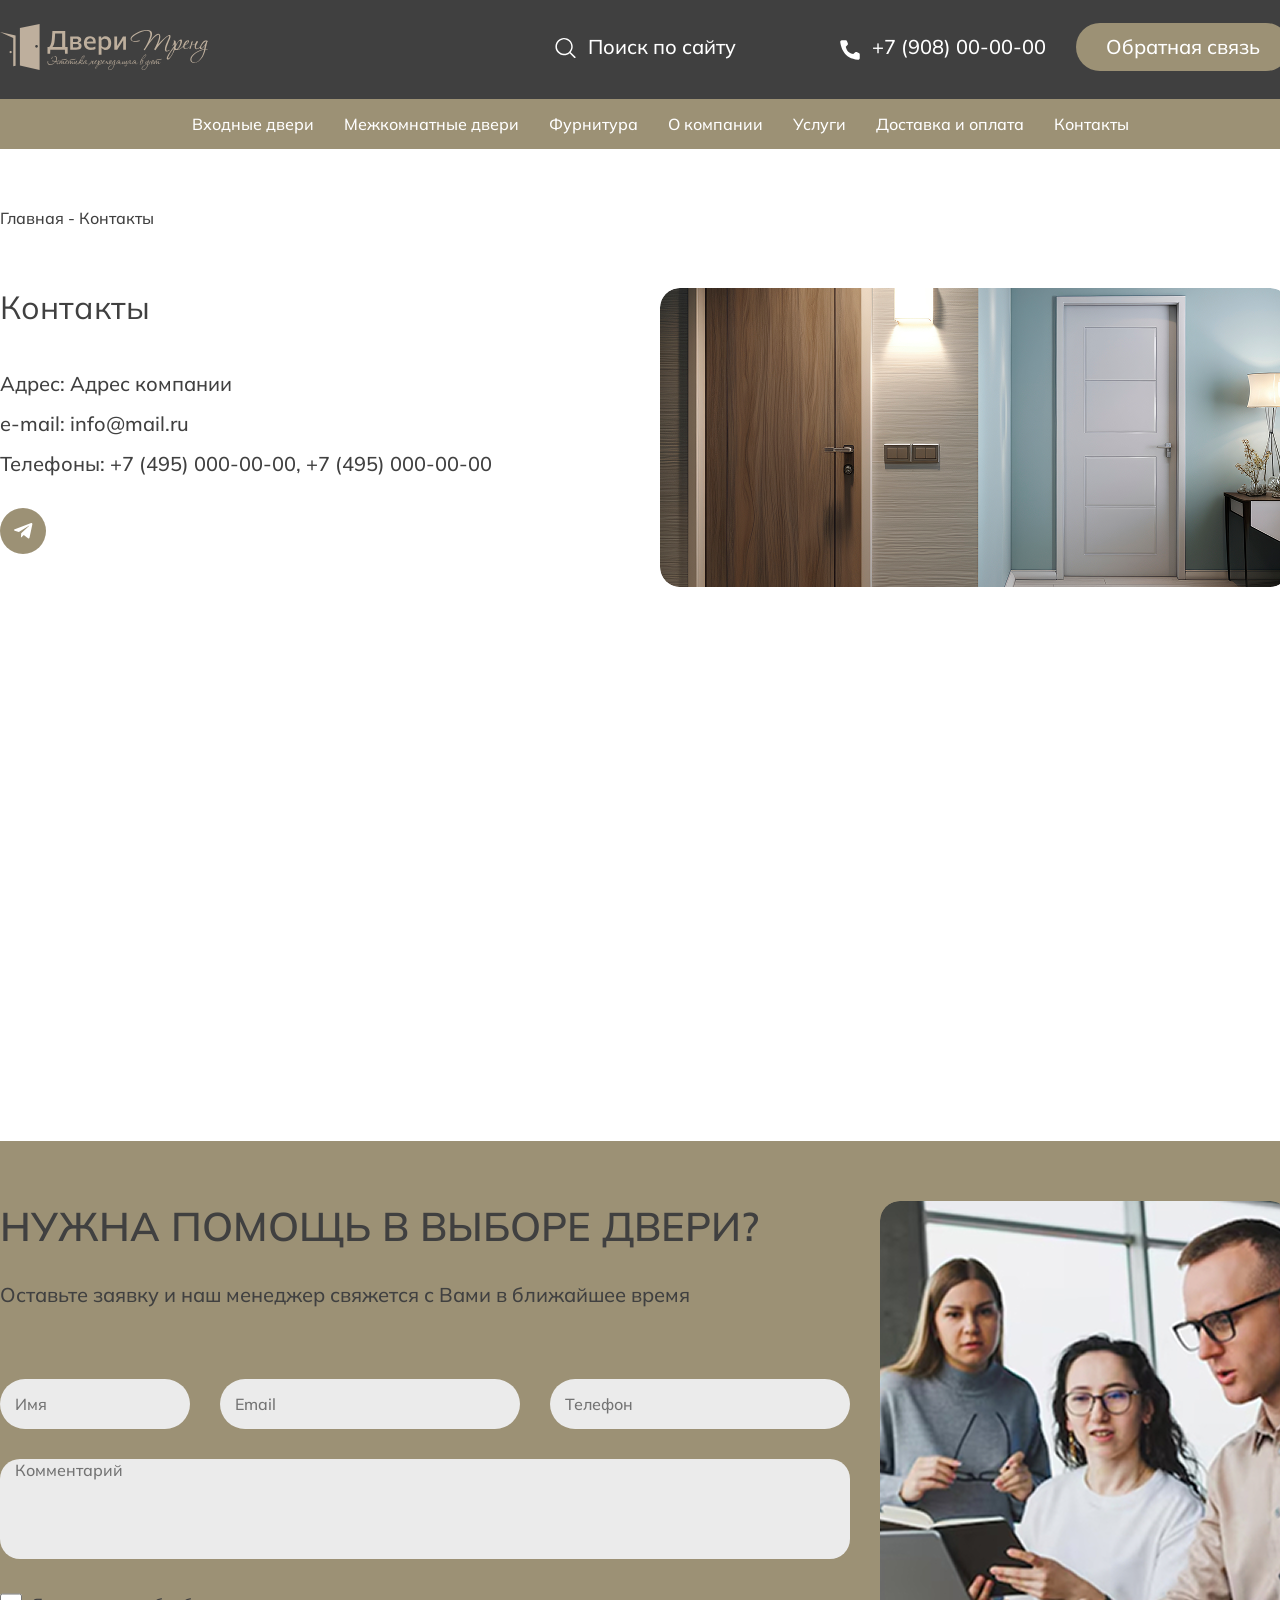
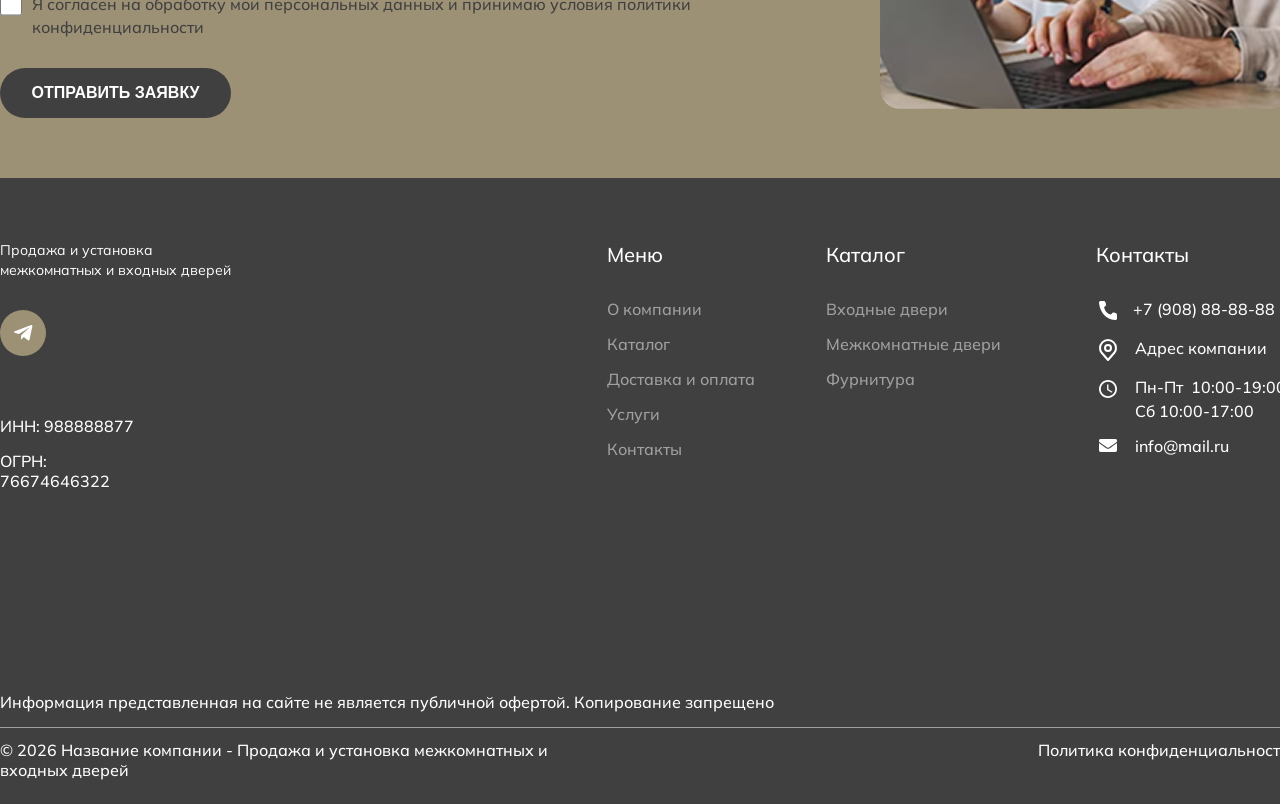
<file: contacts.html>
<!DOCTYPE html>
<html lang="ru">

<head>
  <meta charset="UTF-8">
  <meta http-equiv="X-UA-Compatible" content="IE=edge">
  <meta name="viewport" content="width=device-width, initial-scale=1.0">
  <title>Контакты — Двери Trend</title>
  <link rel="stylesheet" href="style/style.css">
</head>

<body>
  <header class="header">
    <div class="header__top">
      <div class="container">
        <a class="header__logo" href="/" aria-label="На главную">
          <img class="header__logo-image" src="./assets/imgs/header/logo.svg" alt="">
          <span class="header__tagline">Эстетика, переходящая в уют</span>
        </a>
        <a class="header-link" href="#" aria-label="Поиск по сайту">
            <span class="header__search-icon-slot" aria-hidden="true">
              <svg width="24" height="23" viewBox="0 0 24 23" fill="none" xmlns="http://www.w3.org/2000/svg">
                <path
                  d="M21.3833 20.3334L16.7052 15.6616H16.6548C18.0967 13.9637 18.8254 11.7748 18.6883 9.5527C18.5513 7.33062 17.5593 5.24752 15.9197 3.73914C14.28 2.23077 12.1199 1.41397 9.89113 1.4596C7.66234 1.50524 5.53754 2.40977 3.96122 3.98399C2.3849 5.55821 1.47915 7.68017 1.43346 9.90599C1.38776 12.1318 2.20565 14.2891 3.71604 15.9265C5.22643 17.5639 7.31231 18.5547 9.53736 18.6915C11.7624 18.8283 13.9542 18.1006 15.6544 16.6606C15.6544 16.6606 15.6544 16.6966 15.6544 16.7109L20.3325 21.3828C20.3994 21.4502 20.479 21.5036 20.5667 21.5401C20.6544 21.5766 20.7485 21.5954 20.8435 21.5954C20.9385 21.5954 21.0326 21.5766 21.1203 21.5401C21.208 21.5036 21.2876 21.4502 21.3545 21.3828C21.4283 21.3176 21.4879 21.2379 21.5295 21.1487C21.5712 21.0595 21.5941 20.9627 21.5968 20.8644C21.5995 20.766 21.582 20.6681 21.5452 20.5768C21.5085 20.4854 21.4534 20.4026 21.3833 20.3334ZM10.0766 17.25C8.65318 17.25 7.26169 16.8285 6.07814 16.0387C4.89458 15.2489 3.97211 14.1264 3.42738 12.813C2.88265 11.4997 2.74012 10.0545 3.01782 8.66029C3.29553 7.26605 3.98098 5.98536 4.98751 4.98017C5.99405 3.97498 7.27645 3.29044 8.67255 3.0131C10.0686 2.73577 11.5157 2.87811 12.8308 3.42211C14.1459 3.96612 15.27 4.88736 16.0608 6.06934C16.8516 7.25132 17.2737 8.64095 17.2737 10.0625C17.2737 11.0064 17.0876 11.941 16.7259 12.813C16.3642 13.6851 15.8341 14.4774 15.1657 15.1448C14.4974 15.8122 13.704 16.3417 12.8308 16.7029C11.9576 17.0641 11.0218 17.25 10.0766 17.25Z"
                  fill="white" />
              </svg>
            </span>
            <span class="header__search-text">Поиск по сайту</span>
          </a>
          <div class="header__top-content">
          <a class="header-link header-link--phone" href="tel:+79080000000" aria-label="Позвонить +7 (908) 00-00-00">
            <svg width="24" height="24" viewBox="0 0 24 24" fill="none" xmlns="http://www.w3.org/2000/svg">
              <path
                d="M15.2477 16.11L16.9277 14.43C17.154 14.2065 17.4403 14.0536 17.7518 13.9897C18.0634 13.9257 18.3867 13.9537 18.6827 14.07L20.7302 14.8875C21.0293 15.0089 21.2858 15.2161 21.4673 15.4831C21.6488 15.75 21.7473 16.0647 21.7502 16.3875V20.1375C21.7485 20.3571 21.7023 20.574 21.6145 20.7753C21.5267 20.9766 21.3991 21.158 21.2393 21.3087C21.0796 21.4593 20.891 21.5761 20.6849 21.6519C20.4788 21.7278 20.2595 21.7611 20.0402 21.75C5.69272 20.8575 2.79772 8.7075 2.25022 4.0575C2.22481 3.82915 2.24803 3.59801 2.31836 3.37928C2.38869 3.16055 2.50453 2.95919 2.65827 2.78845C2.81201 2.61771 3.00016 2.48145 3.21034 2.38865C3.42052 2.29584 3.64797 2.24859 3.87772 2.25H7.50022C7.82348 2.25096 8.13906 2.3486 8.40637 2.53037C8.67368 2.71214 8.8805 2.96973 9.00022 3.27L9.81772 5.3175C9.93791 5.6123 9.96858 5.93598 9.90588 6.24811C9.84319 6.56024 9.68992 6.84697 9.46522 7.0725L7.78522 8.7525C7.78522 8.7525 8.75272 15.3 15.2477 16.11Z"
                fill="white" />
            </svg>
            <span class="header__search-text">+7 (908) 00-00-00</span>
          </a>
          <button class="header__callback-button" type="button">Обратная связь</button>
          <button class="header__menu-toggle" type="button" aria-label="Открыть меню" aria-expanded="false"
            aria-controls="header-mobile-nav" data-nav-toggle>
            <svg width="24" height="18" viewBox="0 0 24 18" fill="none" xmlns="http://www.w3.org/2000/svg"
              aria-hidden="true">
              <path d="M0 1.5H24M0 9H24M0 16.5H24" stroke="currentColor" stroke-width="2" />
            </svg>
          </button>
        </div>
      </div>
    </div>
    <div class="header__bottom">
      <div class="container">
        <nav class="header__bottom-inner" aria-label="Навигация по сайту">
          <a class="nav-item" href="#">Входные двери</a>
          <a class="nav-item" href="#">Межкомнатные двери</a>
          <a class="nav-item" href="#">Фурнитура</a>
          <a class="nav-item" href="#">О компании</a>
          <a class="nav-item" href="#">Услуги</a>
          <a class="nav-item" href="#">Доставка и оплата</a>
          <a class="nav-item" href="#">Контакты</a>
        </nav>
      </div>
    </div>
  </header>

  <div class="header__nav-backdrop" data-nav-backdrop aria-hidden="true"></div>
  <nav class="header__mobile-nav" id="header-mobile-nav" aria-label="Мобильное меню" data-mobile-nav aria-hidden="true"
    inert>
    <div class="header__mobile-nav-inner">
      <a class="nav-item" href="#">Входные двери</a>
      <a class="nav-item" href="#">Межкомнатные двери</a>
      <a class="nav-item" href="#">Фурнитура</a>
      <a class="nav-item" href="#">О компании</a>
      <a class="nav-item" href="#">Услуги</a>
      <a class="nav-item" href="#">Доставка и оплата</a>
      <a class="nav-item" href="#">Контакты</a>
      <a class="header__mobile-nav-phone nav-item" href="tel:+79080000000">+7 (908) 00-00-00</a>
    </div>
  </nav>

  <main class="page-main contacts-page">
    <section class="contacts-page__top" aria-labelledby="contacts-heading">
      <div class="container">
        <nav class="bread-crumbs" aria-label="Хлебные крошки">
          <a href="/">Главная</a>
          <span class="bread-crumbs__sep" aria-hidden="true"> - </span>
          <span class="bread-crumbs__current" aria-current="page">Контакты</span>
        </nav>

        <div class="contacts-page__top-inner">
          <div class="contacts-page__intro">
            <h1 id="contacts-heading" class="contacts-page__title">Контакты</h1>

            <div class="contacts-page__details">
              <p class="contacts-page__line">
                Адрес: Адрес компании
              </p>
              <p class="contacts-page__line">
                e-mail: <a href="mailto:info@mail.ru">info@mail.ru</a>
              </p>
              <p class="contacts-page__line">
                Телефоны:
                <a href="tel:+74950000000">+7 (495) 000-00-00</a>,
                <a href="tel:+74951111111">+7 (495) 000-00-00</a>
              </p>
            </div>

            <p class="contacts-page__social">
              <a class="contacts-page__telegram" href="https://t.me/" target="_blank" rel="noopener noreferrer"
                aria-label="Написать в Telegram">
                <span class="contacts-page__telegram-badge" aria-hidden="true">
                  <svg width="19" height="16" viewBox="0 0 19 16" fill="none" xmlns="http://www.w3.org/2000/svg">
                    <path
                      d="M18.321 1.40276L15.5484 14.4785C15.3392 15.4014 14.7937 15.6311 14.0185 15.1963L9.79386 12.0832L7.75539 14.0438C7.5298 14.2694 7.34113 14.458 6.90636 14.458L7.20988 10.1555L15.0398 3.0803C15.3802 2.77678 14.9659 2.60862 14.5107 2.91213L4.83097 9.00706L0.663783 7.70276C-0.242662 7.41975 -0.259068 6.79631 0.852455 6.36155L17.1521 0.0820558C17.9068 -0.200952 18.5671 0.25022 18.321 1.40276V1.40276Z"
                      fill="white" />
                  </svg>
                </span>
              </a>
            </p>
          </div>

          <figure class="contacts-page__figure">
            <img class="contacts-page__image" src="./assets/imgs/contacts/1.png" width="630" height="299"
              alt="Интерьер с дверями" loading="lazy" decoding="async" />
          </figure>
        </div>
      </div>
    </section>

    <section class="contacts-page__middle" aria-label="Карта">
      <div class="contacts-page__map-wrap">
        <div class="contacts-page__map-frame">
          <iframe title="Crazy monkey bar — Google Карты" loading="lazy" referrerpolicy="no-referrer-when-downgrade"
            allowfullscreen
            src="https://www.google.com/maps/embed?pb=!1m18!1m12!1m3!1d45!2d116.0428125!3d-8.3479165!2m3!1f0!2f0!3f0!3m2!1i1024!2i768!4f13.1!3m3!1m2!1s0x2dcddf75935ff8f9%3A0x1124e0d825a83b99!2sCrazy%20monkey%20bar!5e0!3m2!1sru!2sid!4v1!5m2!1sru!2sid"></iframe>
        </div>
      </div>
    </section>

    <section class="contacts-page__bottom" aria-labelledby="contacts-cta-heading">
      <div class="container">
        <div class="contacts-page__bottom-inner">
          <form class="contacts-form" action="#" method="post" novalidate>
            <div class="contacts-form__layout">
              <div class="contacts-form__main">
                <h2 id="contacts-cta-heading" class="contacts-form__title">
                  Нужна помощь в выборе двери?
                </h2>
                <p class="contacts-form__lead">
                  Оставьте заявку и наш менеджер свяжется с Вами в ближайшее время
                </p>

                <div class="contacts-form__row">
                  <div class="contacts-form__field">
                    <label class="visually-hidden" for="contacts-name">Имя</label>
                    <input id="contacts-name" class="contacts-form__input contacts-form__input--name" name="name"
                      type="text" placeholder="Имя" autocomplete="name" />
                  </div>
                  <div class="contacts-form__field">
                    <label class="visually-hidden" for="contacts-email">Email</label>
                    <input id="contacts-email" class="contacts-form__input contacts-form__input--email" name="email"
                      type="email" placeholder="Email" autocomplete="email" />
                  </div>
                  <div class="contacts-form__field">
                    <label class="visually-hidden" for="contacts-phone">Телефон</label>
                    <input id="contacts-phone" class="contacts-form__input contacts-form__input--phone" name="phone"
                      type="tel" placeholder="Телефон" autocomplete="tel" />
                  </div>
                </div>

                <div class="contacts-form__field contacts-form__field--comment">
                  <label class="visually-hidden" for="contacts-comment">Комментарий</label>
                  <textarea id="contacts-comment" class="contacts-form__textarea" name="comment" rows="1"
                    placeholder="Комментарий"></textarea>
                </div>

                <div class="contacts-form__actions">
                  <label class="contacts-form__consent">
                    <input class="contacts-form__checkbox" name="consent" type="checkbox" required />
                    <span class="contacts-form__consent-text">
                      Я согласен на обработку мои персональных данных и принимаю условия политики конфиденциальности
                    </span>
                  </label>
                  <button class="contacts-form__submit" type="submit">Отправить заявку</button>
                </div>
              </div>

              <figure class="contacts-page__cta-figure" aria-label="Команда">
                <img class="contacts-page__cta-img" src="./assets/imgs/contacts/rectangle-40448.png" width="410"
                  height="508" alt="" />
              </figure>
            </div>
          </form>
        </div>
      </div>
    </section>
  </main>

  <footer class="footer">
    <div class="container">
      <div class="footer__main">
        <div class="footer__brand">
          <div class="footer__description">
            <p class="footer__description-text">Продажа и установка<br>межкомнатных и входных дверей</p>
          </div>
          <div class="footer__badge" aria-hidden="true">
            <svg width="19" height="16" viewBox="0 0 19 16" fill="none" xmlns="http://www.w3.org/2000/svg">
              <path
                d="M18.321 1.40276L15.5484 14.4785C15.3392 15.4014 14.7937 15.6311 14.0185 15.1963L9.79386 12.0832L7.75539 14.0438C7.5298 14.2694 7.34113 14.458 6.90636 14.458L7.20988 10.1555L15.0398 3.0803C15.3802 2.77678 14.9659 2.60862 14.5107 2.91213L4.83097 9.00706L0.663783 7.70276C-0.242662 7.41975 -0.259068 6.79631 0.852455 6.36155L17.1521 0.0820558C17.9068 -0.200952 18.5671 0.25022 18.321 1.40276V1.40276Z"
                fill="white" />
            </svg>
          </div>
          <div class="footer__details">
            <span class="footer__details-text">ИНН: 988888877</span>
            <span class="footer__details-text">ОГРН: 76674646322</span>
          </div>
        </div>

        <div class="footer__columns">
          <div class="footer__menu">
            <p class="footer__menu-title">Меню</p>
            <nav class="footer__menu-inner" aria-label="Меню">
              <a class="footer__menu-text" href="#">О компании</a>
              <a class="footer__menu-text" href="#">Каталог</a>
              <a class="footer__menu-text" href="#">Доставка и оплата</a>
              <a class="footer__menu-text" href="#">Услуги</a>
              <a class="footer__menu-text" href="#">Контакты</a>
            </nav>
          </div>

          <div class="footer__catalog">
            <p class="footer__catalog-title">Каталог</p>
            <nav class="footer__catalog-inner" aria-label="Каталог">
              <a class="footer__catalog-text" href="#">Входные двери</a>
              <a class="footer__catalog-text" href="#">Межкомнатные двери</a>
              <a class="footer__catalog-text" href="#">Фурнитура</a>
            </nav>
          </div>

          <div class="footer__contacts">
            <p class="footer__contacts-title">Контакты</p>
            <div class="footer__contacts-list">
              <a class="footer__contact-item footer__contact-item--phone" href="tel:+79088888888"
                aria-label="Позвонить +7 (908) 88-88-88">
                <span class="footer__contact-icon footer__contact-icon--phone" aria-hidden="true">
                  <svg width="22" height="24" viewBox="0 0 22 24" fill="none" xmlns="http://www.w3.org/2000/svg">
                    <path
                      d="M15.0008 15.5032L16.5507 13.8664C16.7595 13.6487 17.0236 13.4997 17.3111 13.4374C17.5985 13.3752 17.8968 13.4024 18.1699 13.5157L20.0589 14.3121C20.3349 14.4304 20.5715 14.6323 20.739 14.8924C20.9065 15.1525 20.9973 15.459 21 15.7735V19.427C20.9984 19.6409 20.9558 19.8523 20.8748 20.0484C20.7938 20.2445 20.6761 20.4212 20.5287 20.568C20.3813 20.7148 20.2073 20.8285 20.0171 20.9024C19.827 20.9763 19.6247 21.0088 19.4223 20.998C6.18528 20.1284 3.51434 8.29127 3.00922 3.76099C2.98577 3.53852 3.00719 3.31333 3.07208 3.10024C3.13696 2.88714 3.24384 2.69096 3.38568 2.52462C3.52752 2.35827 3.70111 2.22552 3.89502 2.13511C4.08894 2.04469 4.29878 1.99866 4.51075 2.00003H7.85289C8.15113 2.00096 8.44228 2.09609 8.6889 2.27318C8.93553 2.45027 9.12634 2.70123 9.23679 2.99377L9.99102 4.98855C10.1019 5.27576 10.1302 5.59111 10.0724 5.8952C10.0145 6.19929 9.87312 6.47864 9.66581 6.69836L8.11583 8.33511C8.11583 8.33511 9.00845 14.714 15.0008 15.5032Z"
                      fill="white" />
                  </svg>
                </span>
                <span class="footer__contact-text">+7 (908) 88-88-88</span>
              </a>
              <div class="footer__contact-item footer__contact-item--address">
                <span class="footer__contact-icon footer__contact-icon--address" aria-hidden="true">
                  <svg width="24" height="24" viewBox="0 0 24 24" fill="none" xmlns="http://www.w3.org/2000/svg">
                    <path
                      d="M12 13C13.6569 13 15 11.6569 15 10C15 8.34315 13.6569 7 12 7C10.3431 7 9 8.34315 9 10C9 11.6569 10.3431 13 12 13Z"
                      stroke="white" stroke-width="2" stroke-linecap="round" stroke-linejoin="round" />
                    <path
                      d="M12 2C9.87827 2 7.84344 2.84285 6.34315 4.34315C4.84285 5.84344 4 7.87827 4 10C4 11.892 4.402 13.13 5.5 14.5L12 22L18.5 14.5C19.598 13.13 20 11.892 20 10C20 7.87827 19.1571 5.84344 17.6569 4.34315C16.1566 2.84285 14.1217 2 12 2V2Z"
                      stroke="white" stroke-width="2" stroke-linecap="round" stroke-linejoin="round" />
                  </svg>
                </span>
                <span class="footer__contact-text">Адрес компании</span>
              </div>
              <div class="footer__contact-item footer__contact-item--time">
                <span class="footer__contact-icon footer__contact-icon--time" aria-hidden="true">
                  <svg width="24" height="24" viewBox="0 0 24 24" fill="none" xmlns="http://www.w3.org/2000/svg">
                    <path
                      d="M12 19.2C13.9096 19.2 15.7409 18.4414 17.0912 17.0912C18.4414 15.7409 19.2 13.9096 19.2 12C19.2 10.0904 18.4414 8.25909 17.0912 6.90883C15.7409 5.55857 13.9096 4.8 12 4.8C10.0904 4.8 8.25909 5.55857 6.90883 6.90883C5.55857 8.25909 4.8 10.0904 4.8 12C4.8 13.9096 5.55857 15.7409 6.90883 17.0912C8.25909 18.4414 10.0904 19.2 12 19.2ZM12 3C13.1819 3 14.3522 3.23279 15.4442 3.68508C16.5361 4.13738 17.5282 4.80031 18.364 5.63604C19.1997 6.47177 19.8626 7.46392 20.3149 8.55585C20.7672 9.64778 21 10.8181 21 12C21 14.3869 20.0518 16.6761 18.364 18.364C16.6761 20.0518 14.3869 21 12 21C7.023 21 3 16.95 3 12C3 9.61305 3.94821 7.32387 5.63604 5.63604C7.32387 3.94821 9.61305 3 12 3M12.45 7.5V12.225L16.5 14.628L15.825 15.735L11.1 12.9V7.5H12.45Z"
                      fill="white" />
                  </svg>
                </span>
                <div class="footer__contact-time">
                  <span class="footer__contact-time-line">Пн-Пт&nbsp;&nbsp;10:00-19:00;</span>
                  <span class="footer__contact-time-line">Сб 10:00-17:00</span>
                </div>
              </div>
              <a class="footer__contact-item footer__contact-item--mail" href="mailto:info@mail.ru"
                aria-label="Написать на info@mail.ru">
                <span class="footer__contact-icon footer__contact-icon--mail" aria-hidden="true">
                  <svg width="24" height="19" viewBox="0 0 24 19" fill="none" xmlns="http://www.w3.org/2000/svg">
                    <path
                      d="M20.6484 7.29948C20.7188 7.23177 20.7891 7.22049 20.8594 7.26562C20.9531 7.31076 21 7.37847 21 7.46875V14.375C21 14.8264 20.8359 15.2101 20.5078 15.526C20.1797 15.842 19.7812 16 19.3125 16H4.6875C4.21875 16 3.82031 15.842 3.49219 15.526C3.16406 15.2101 3 14.8264 3 14.375V7.46875C3 7.37847 3.03516 7.32205 3.10547 7.29948C3.19922 7.25434 3.28125 7.25434 3.35156 7.29948C4.125 7.86372 5.92969 9.13889 8.76562 11.125C8.8125 11.1701 8.96484 11.2943 9.22266 11.4974C9.50391 11.7005 9.72656 11.8585 9.89062 11.9714C10.0547 12.0616 10.2656 12.1858 10.5234 12.3437C10.7812 12.4792 11.0273 12.5807 11.2617 12.6484C11.5195 12.7161 11.7656 12.75 12 12.75C12.2109 12.75 12.4219 12.7274 12.6328 12.6823C12.8438 12.6146 13.043 12.5469 13.2305 12.4792C13.418 12.3889 13.6172 12.276 13.8281 12.1406C14.0391 12.0052 14.2148 11.8924 14.3555 11.8021C14.4961 11.6892 14.6602 11.5651 14.8477 11.4297C15.0352 11.2943 15.1641 11.1927 15.2344 11.125C18 9.2066 19.8047 7.93142 20.6484 7.29948ZM12 11.6667C11.8125 11.6667 11.5781 11.6102 11.2969 11.4974C11.0391 11.362 10.8281 11.2491 10.6641 11.1589C10.5 11.046 10.2539 10.8767 9.92578 10.651C9.62109 10.4028 9.45703 10.2786 9.43359 10.2786C6.57422 8.26997 4.53516 6.81424 3.31641 5.91146C3.10547 5.75347 3 5.53906 3 5.26823V4.625C3 4.17361 3.16406 3.78993 3.49219 3.47396C3.82031 3.15799 4.21875 3 4.6875 3H19.3125C19.7812 3 20.1797 3.15799 20.5078 3.47396C20.8359 3.78993 21 4.17361 21 4.625V5.26823C21 5.53906 20.8945 5.75347 20.6836 5.91146C19.5352 6.7691 17.4961 8.22483 14.5664 10.2786C14.543 10.2786 14.3672 10.4028 14.0391 10.651C13.7344 10.8767 13.5 11.046 13.3359 11.1589C13.1719 11.2491 12.9492 11.362 12.668 11.4974C12.4102 11.6102 12.1875 11.6667 12 11.6667Z"
                      fill="white" />
                  </svg>
                </span>
                <span class="footer__contact-text">info@mail.ru</span>
              </a>
            </div>
          </div>
        </div>
      </div>

      <p class="footer__notice">Информация представленная на сайте не является публичной офертой. Копирование запрещено
      </p>
      <div class="footer__divider" aria-hidden="true"></div>
      <div class="footer__legal">
        <p class="footer__copyright">© 2026 Название компании - Продажа и установка межкомнатных и входных дверей</p>
        <a class="footer__policy" href="#">Политика конфиденциальности</a>
      </div>
    </div>
  </footer>

  <script src="js/swiper-bundle.min.js"></script>
  <script src="js/sliders.js"></script>
  <script src="js/app.js"></script>
</body>

</html>
</file>
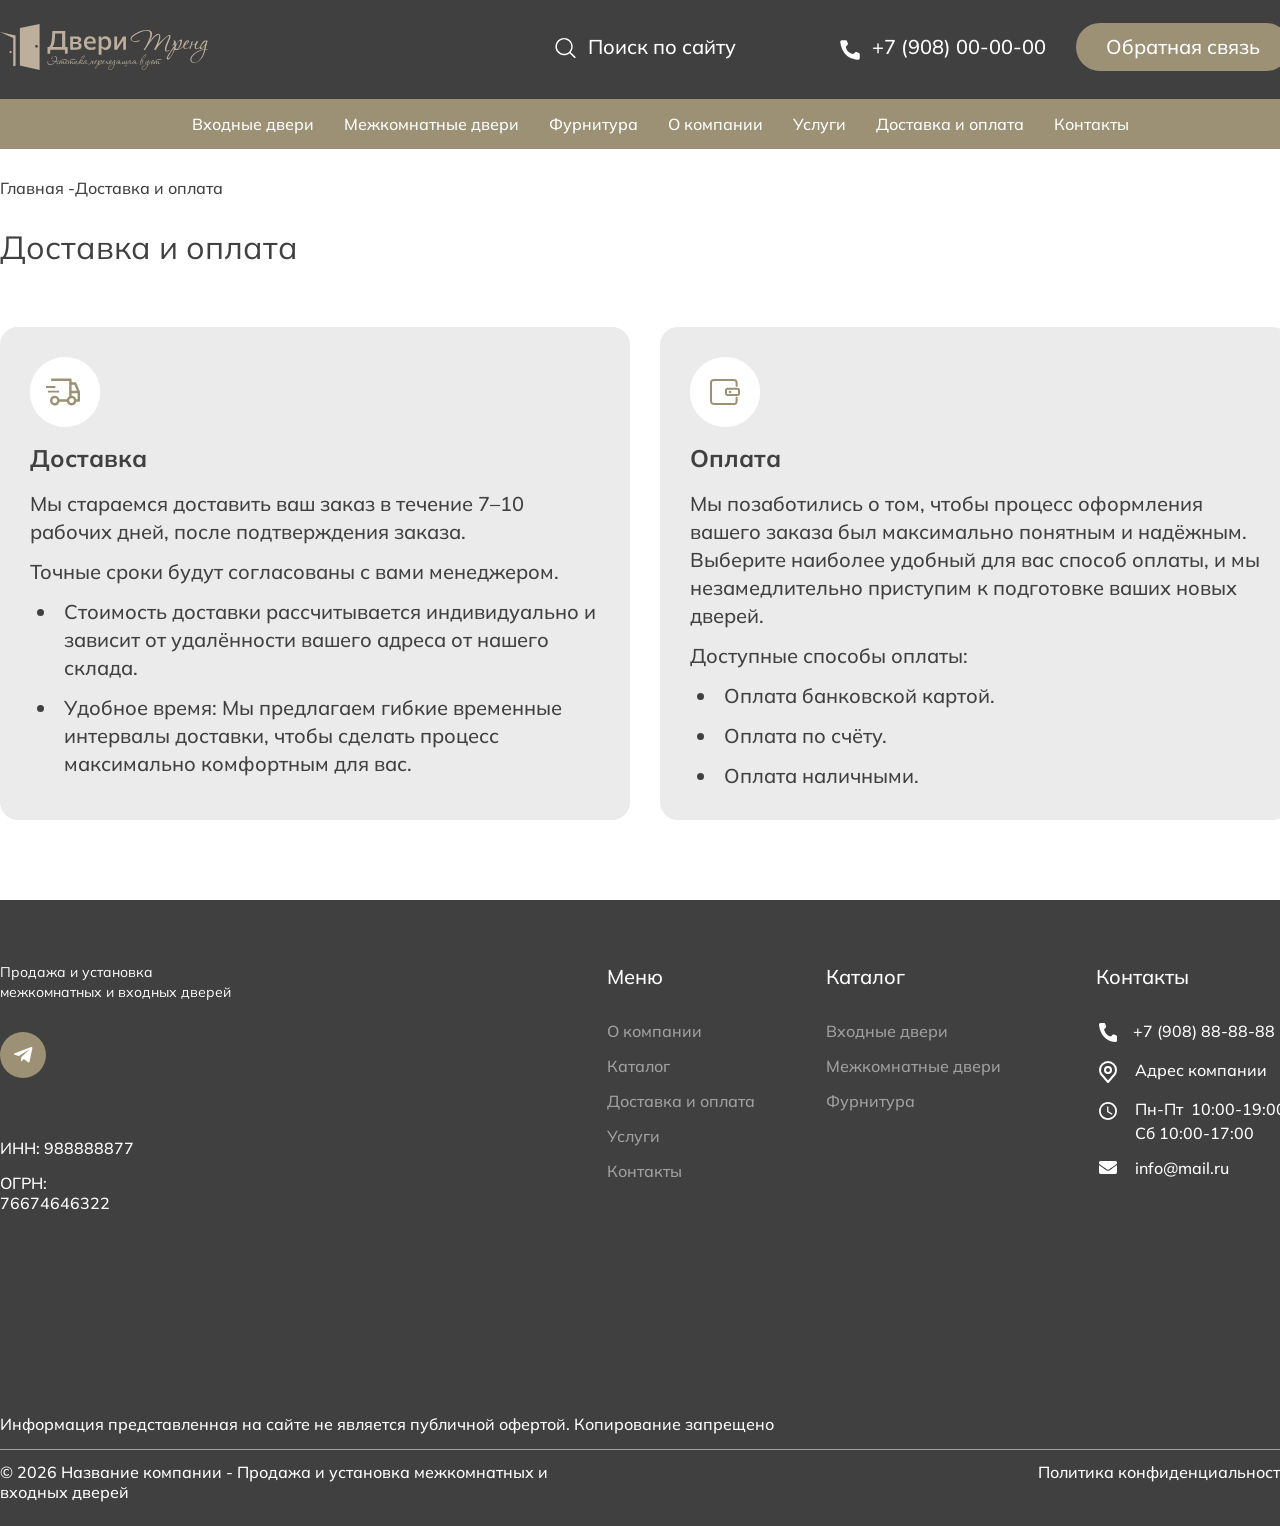
<file: deliveryPayment.html>
<!DOCTYPE html>
<html lang="ru">

<head>
  <meta charset="UTF-8">
  <meta http-equiv="X-UA-Compatible" content="IE=edge">
  <meta name="viewport" content="width=device-width, initial-scale=1.0">
  <title>Document</title>
  <link rel="stylesheet" href="style/style.css">
  <link rel="stylesheet" href="./style/swiper-bundle.min.css">
</head>

<body>
  <header class="header">
    <div class="header__top">
      <div class="container">
        <a class="header__logo" href="/" aria-label="На главную">
          <img class="header__logo-image" src="./assets/imgs/header/logo.svg" alt="">
          <span class="header__tagline">Эстетика, переходящая в уют</span>
        </a>
        <a class="header-link" href="#" aria-label="Поиск по сайту">
            <span class="header__search-icon-slot" aria-hidden="true">
              <svg width="24" height="23" viewBox="0 0 24 23" fill="none" xmlns="http://www.w3.org/2000/svg">
                <path
                  d="M21.3833 20.3334L16.7052 15.6616H16.6548C18.0967 13.9637 18.8254 11.7748 18.6883 9.5527C18.5513 7.33062 17.5593 5.24752 15.9197 3.73914C14.28 2.23077 12.1199 1.41397 9.89113 1.4596C7.66234 1.50524 5.53754 2.40977 3.96122 3.98399C2.3849 5.55821 1.47915 7.68017 1.43346 9.90599C1.38776 12.1318 2.20565 14.2891 3.71604 15.9265C5.22643 17.5639 7.31231 18.5547 9.53736 18.6915C11.7624 18.8283 13.9542 18.1006 15.6544 16.6606C15.6544 16.6606 15.6544 16.6966 15.6544 16.7109L20.3325 21.3828C20.3994 21.4502 20.479 21.5036 20.5667 21.5401C20.6544 21.5766 20.7485 21.5954 20.8435 21.5954C20.9385 21.5954 21.0326 21.5766 21.1203 21.5401C21.208 21.5036 21.2876 21.4502 21.3545 21.3828C21.4283 21.3176 21.4879 21.2379 21.5295 21.1487C21.5712 21.0595 21.5941 20.9627 21.5968 20.8644C21.5995 20.766 21.582 20.6681 21.5452 20.5768C21.5085 20.4854 21.4534 20.4026 21.3833 20.3334ZM10.0766 17.25C8.65318 17.25 7.26169 16.8285 6.07814 16.0387C4.89458 15.2489 3.97211 14.1264 3.42738 12.813C2.88265 11.4997 2.74012 10.0545 3.01782 8.66029C3.29553 7.26605 3.98098 5.98536 4.98751 4.98017C5.99405 3.97498 7.27645 3.29044 8.67255 3.0131C10.0686 2.73577 11.5157 2.87811 12.8308 3.42211C14.1459 3.96612 15.27 4.88736 16.0608 6.06934C16.8516 7.25132 17.2737 8.64095 17.2737 10.0625C17.2737 11.0064 17.0876 11.941 16.7259 12.813C16.3642 13.6851 15.8341 14.4774 15.1657 15.1448C14.4974 15.8122 13.704 16.3417 12.8308 16.7029C11.9576 17.0641 11.0218 17.25 10.0766 17.25Z"
                  fill="white" />
              </svg>
            </span>
            <span class="header__search-text">Поиск по сайту</span>
          </a>
          <div class="header__top-content">
          <a class="header-link header-link--phone" href="tel:+79080000000" aria-label="Позвонить +7 (908) 00-00-00">
            <svg width="24" height="24" viewBox="0 0 24 24" fill="none" xmlns="http://www.w3.org/2000/svg">
              <path
                d="M15.2477 16.11L16.9277 14.43C17.154 14.2065 17.4403 14.0536 17.7518 13.9897C18.0634 13.9257 18.3867 13.9537 18.6827 14.07L20.7302 14.8875C21.0293 15.0089 21.2858 15.2161 21.4673 15.4831C21.6488 15.75 21.7473 16.0647 21.7502 16.3875V20.1375C21.7485 20.3571 21.7023 20.574 21.6145 20.7753C21.5267 20.9766 21.3991 21.158 21.2393 21.3087C21.0796 21.4593 20.891 21.5761 20.6849 21.6519C20.4788 21.7278 20.2595 21.7611 20.0402 21.75C5.69272 20.8575 2.79772 8.7075 2.25022 4.0575C2.22481 3.82915 2.24803 3.59801 2.31836 3.37928C2.38869 3.16055 2.50453 2.95919 2.65827 2.78845C2.81201 2.61771 3.00016 2.48145 3.21034 2.38865C3.42052 2.29584 3.64797 2.24859 3.87772 2.25H7.50022C7.82348 2.25096 8.13906 2.3486 8.40637 2.53037C8.67368 2.71214 8.8805 2.96973 9.00022 3.27L9.81772 5.3175C9.93791 5.6123 9.96858 5.93598 9.90588 6.24811C9.84319 6.56024 9.68992 6.84697 9.46522 7.0725L7.78522 8.7525C7.78522 8.7525 8.75272 15.3 15.2477 16.11Z"
                fill="white" />
            </svg>
            <span class="header__search-text">+7 (908) 00-00-00</span>
          </a>
          <button class="header__callback-button" type="button">Обратная связь</button>
          <button class="header__menu-toggle" type="button" aria-label="Открыть меню" aria-expanded="false"
            aria-controls="header-mobile-nav" data-nav-toggle>
            <svg width="24" height="18" viewBox="0 0 24 18" fill="none" xmlns="http://www.w3.org/2000/svg"
              aria-hidden="true">
              <path d="M0 1.5H24M0 9H24M0 16.5H24" stroke="currentColor" stroke-width="2" />
            </svg>
          </button>
        </div>
      </div>
    </div>
    <div class="header__bottom">
      <div class="container">
        <nav class="header__bottom-inner" aria-label="Навигация по сайту">
          <a class="nav-item" href="#">Входные двери</a>
          <a class="nav-item" href="#">Межкомнатные двери</a>
          <a class="nav-item" href="#">Фурнитура</a>
          <a class="nav-item" href="#">О компании</a>
          <a class="nav-item" href="#">Услуги</a>
          <a class="nav-item" href="#">Доставка и оплата</a>
          <a class="nav-item" href="#">Контакты</a>
        </nav>
      </div>
    </div>
  </header>

  <div class="header__nav-backdrop" data-nav-backdrop aria-hidden="true"></div>
  <nav class="header__mobile-nav" id="header-mobile-nav" aria-label="Мобильное меню" data-mobile-nav aria-hidden="true"
    inert>
    <div class="header__mobile-nav-inner">
      <a class="nav-item" href="#">Входные двери</a>
      <a class="nav-item" href="#">Межкомнатные двери</a>
      <a class="nav-item" href="#">Фурнитура</a>
      <a class="nav-item" href="#">О компании</a>
      <a class="nav-item" href="#">Услуги</a>
      <a class="nav-item" href="#">Доставка и оплата</a>
      <a class="nav-item" href="#">Контакты</a>
      <a class="header__mobile-nav-phone nav-item" href="tel:+79080000000">+7 (908) 00-00-00</a>
    </div>
  </nav>

  <main class="page-delivery">
    <div class="container">
      <div class="page-delivery__intro">
        <nav class="breadcrumbs" aria-label="Хлебные крошки">
          <ol class="breadcrumbs__list">
            <li class="breadcrumbs__item">
              <a class="breadcrumbs__link" href="/">Главная</a>
            </li>
            <li class="breadcrumbs__item">
              <span class="breadcrumbs__current" aria-current="page">Доставка и оплата</span>
            </li>
          </ol>
        </nav>
        <h1 class="page-delivery__title">Доставка и оплата</h1>
      </div>

      <div class="page-delivery__cards">
        <article class="info-card info-card--delivery">
          <div class="info-card__icon" aria-hidden="true">
            <svg width="70" height="70" viewBox="0 0 70 70" fill="none" xmlns="http://www.w3.org/2000/svg">
              <rect width="70" height="70" rx="35" fill="white" />
              <path
                d="M49.9029 34.5152L46.305 25.9251C46.2126 25.7044 46.0589 25.5163 45.8629 25.3841C45.667 25.252 45.4375 25.1815 45.2029 25.1815H41.605V22.7272C41.605 22.4017 41.4787 22.0896 41.2538 21.8594C41.0289 21.6293 40.7238 21.5 40.4058 21.5H21.2173V23.9543H39.2065V39.3625C38.6603 39.6876 38.1823 40.1199 37.7999 40.6346C37.4175 41.1493 37.1383 41.7362 36.9782 42.3616H29.4419C29.15 41.2048 28.4558 40.1967 27.4895 39.5262C26.5231 38.8556 25.3509 38.5687 24.1927 38.7193C23.0344 38.8698 21.9695 39.4475 21.1977 40.3439C20.4258 41.2403 20 42.394 20 43.5888C20 44.7835 20.4258 45.9372 21.1977 46.8337C21.9695 47.7301 23.0344 48.3077 24.1927 48.4583C25.3509 48.6088 26.5231 48.3219 27.4895 47.6514C28.4558 46.9809 29.15 45.9727 29.4419 44.8159H36.9782C37.2391 45.8691 37.8357 46.8032 38.6737 47.4705C39.5117 48.1377 40.5432 48.5 41.605 48.5C42.6668 48.5 43.6983 48.1377 44.5363 47.4705C45.3743 46.8032 45.971 45.8691 46.2319 44.8159H48.8007C49.1188 44.8159 49.4238 44.6866 49.6487 44.4565C49.8736 44.2264 50 43.9142 50 43.5888V34.9987C50 34.8325 49.9669 34.668 49.9029 34.5152ZM24.8151 46.0431C24.3407 46.0431 23.877 45.8991 23.4825 45.6295C23.0881 45.3598 22.7807 44.9765 22.5991 44.528C22.4176 44.0795 22.3701 43.5861 22.4626 43.11C22.5552 42.6339 22.7836 42.1966 23.1191 41.8533C23.4545 41.5101 23.8819 41.2763 24.3472 41.1816C24.8124 41.0869 25.2947 41.1355 25.733 41.3213C26.1713 41.507 26.5459 41.8216 26.8094 42.2252C27.073 42.6288 27.2137 43.1034 27.2137 43.5888C27.2137 44.2397 26.961 44.864 26.5111 45.3242C26.0613 45.7845 25.4512 46.0431 24.8151 46.0431ZM41.605 27.6358H44.4114L46.9826 33.7715H41.605V27.6358ZM41.605 46.0431C41.1306 46.0431 40.6669 45.8991 40.2725 45.6295C39.878 45.3598 39.5706 44.9765 39.389 44.528C39.2075 44.0795 39.16 43.5861 39.2526 43.11C39.3451 42.6339 39.5735 42.1966 39.909 41.8533C40.2444 41.5101 40.6718 41.2763 41.1371 41.1816C41.6024 41.0869 42.0846 41.1355 42.5229 41.3213C42.9612 41.507 43.3358 41.8216 43.5994 42.2252C43.8629 42.6288 44.0036 43.1034 44.0036 43.5888C44.0036 44.2397 43.7509 44.864 43.3011 45.3242C42.8513 45.7845 42.2412 46.0431 41.605 46.0431ZM47.6014 42.3616H46.2319C45.9677 41.3105 45.3701 40.3788 44.5328 39.7125C43.6954 39.0463 42.6657 38.6832 41.605 38.6802V36.2258H47.6014V42.3616Z"
                fill="#9C9175" />
              <path d="M17.875 33.6875H29.125V35.5625H17.875V33.6875ZM16 29H25.375V30.875H16V29Z" fill="#9C9175" />
            </svg>
          </div>
          <h2 class="info-card__title">Доставка</h2>
          <p class="info-card__text">
            Мы стараемся доставить ваш заказ в течение 7–10 рабочих дней, после подтверждения заказа.
          </p>
          <p class="info-card__text">
            Точные сроки будут согласованы с вами менеджером.
          </p>
          <ul class="info-card__list">
            <li>Стоимость доставки рассчитывается индивидуально и зависит от удалённости вашего адреса от нашего склада.
            </li>
            <li>Удобное время: Мы предлагаем гибкие временные интервалы доставки, чтобы сделать процесс максимально
              комфортным для вас.</li>
          </ul>
        </article>

        <article class="info-card info-card--payment">
          <div class="info-card__icon" aria-hidden="true">
            <svg width="70" height="70" viewBox="0 0 70 70" fill="none" xmlns="http://www.w3.org/2000/svg">
              <rect width="70" height="70" rx="35" fill="white" />
              <path
                d="M37.505 32.7628C37.3862 32.762 37.2718 32.8091 37.187 32.8939C37.1021 32.9788 37.0536 33.0944 37.052 33.2155V36.5987C37.0536 36.7201 37.1023 36.8359 37.1875 36.9208C37.2727 37.0057 37.3874 37.0526 37.5065 37.0514H47.501C47.6201 37.0526 47.7348 37.0057 47.82 36.9208C47.9052 36.8359 47.9539 36.7201 47.9555 36.5987V33.2155C47.9539 33.0941 47.9052 32.9782 47.82 32.8934C47.7348 32.8085 47.6201 32.7616 47.501 32.7628H37.505ZM43.634 22.0015C45.017 22.0688 46.0115 22.3472 46.6415 22.9376C47.264 23.5218 47.5835 24.3676 47.6465 25.4872V28.6944C47.6433 28.9676 47.534 29.2283 47.3424 29.4193C47.1509 29.6102 46.8929 29.7159 46.625 29.7131C46.4922 29.7147 46.3605 29.6896 46.2372 29.6393C46.1139 29.589 46.0016 29.5144 45.9066 29.4198C45.8116 29.3252 45.7358 29.2125 45.6835 29.088C45.6313 28.9635 45.6036 28.8298 45.602 28.6944L45.6035 25.5453C45.5705 24.9641 45.434 24.6031 45.239 24.4196C45.05 24.2422 44.474 24.0831 43.5845 24.0372H23.9705C23.165 24.0678 22.6415 24.2238 22.388 24.4456C22.193 24.6154 22.046 25.0834 22.0445 25.8925L22.04 43.8942C22.115 44.6803 22.2845 45.2049 22.502 45.4665C22.667 45.6653 23.1785 45.8641 23.9315 45.962H43.6055C44.5265 45.9804 45.0695 45.8397 45.2525 45.6515C45.455 45.442 45.602 44.8914 45.602 43.9905V40.8628C45.602 40.3015 46.0595 39.8442 46.625 39.8442C47.189 39.8442 47.6465 40.3015 47.6465 40.8628V43.9905C47.6465 45.3671 47.3705 46.3964 46.724 47.0648C46.058 47.753 44.999 48.0283 43.5845 47.9977L23.81 47.9931C22.4645 47.8341 21.5 47.4578 20.9255 46.765C20.405 46.1379 20.1155 45.2432 20 43.9921V25.8909C20.003 24.5511 20.318 23.5432 21.041 22.9131C21.704 22.3319 22.661 22.0489 23.9315 22L43.634 22.0015ZM47.501 30.7256C48.881 30.7256 50 31.8405 50 33.2155V36.5987C50 37.9737 48.881 39.0886 47.501 39.0886H37.5065C36.1265 39.0886 35.0075 37.9721 35.0075 36.5987V33.2155C35.0075 31.8405 36.1265 30.7256 37.5065 30.7256H47.501ZM40.0055 33.6927C39.3155 33.6927 38.756 34.2433 38.756 34.9209C38.756 35.5984 39.3155 36.149 40.0055 36.149C40.6955 36.149 41.255 35.5984 41.255 34.9209C41.255 34.2433 40.6955 33.6912 40.0055 33.6912"
                fill="#9C9175" />
            </svg>
          </div>
          <h2 class="info-card__title">Оплата</h2>
          <p class="info-card__text">
            Мы позаботились о том, чтобы процесс оформления вашего заказа был максимально понятным и надёжным. Выберите
            наиболее удобный для вас способ оплаты, и мы незамедлительно приступим к подготовке ваших новых дверей.
          </p>
          <p class="info-card__text">
            Доступные способы оплаты:
          </p>
          <ul class="info-card__list">
            <li>Оплата банковской картой.</li>
            <li>Оплата по счёту.</li>
            <li>Оплата наличными.</li>
          </ul>
        </article>
      </div>
    </div>
  </main>

  <footer class="footer">
    <div class="container">
      <div class="footer__main">
        <div class="footer__brand">
          <div class="footer__description">
            <p class="footer__description-text">Продажа и установка<br>межкомнатных и входных дверей</p>
          </div>
          <div class="footer__badge" aria-hidden="true">
            <svg width="19" height="16" viewBox="0 0 19 16" fill="none" xmlns="http://www.w3.org/2000/svg">
              <path
                d="M18.321 1.40276L15.5484 14.4785C15.3392 15.4014 14.7937 15.6311 14.0185 15.1963L9.79386 12.0832L7.75539 14.0438C7.5298 14.2694 7.34113 14.458 6.90636 14.458L7.20988 10.1555L15.0398 3.0803C15.3802 2.77678 14.9659 2.60862 14.5107 2.91213L4.83097 9.00706L0.663783 7.70276C-0.242662 7.41975 -0.259068 6.79631 0.852455 6.36155L17.1521 0.0820558C17.9068 -0.200952 18.5671 0.25022 18.321 1.40276V1.40276Z"
                fill="white" />
            </svg>
          </div>
          <div class="footer__details">
            <span class="footer__details-text">ИНН: 988888877</span>
            <span class="footer__details-text">ОГРН: 76674646322</span>
          </div>
        </div>

        <div class="footer__columns">
          <div class="footer__menu">
            <p class="footer__menu-title">Меню</p>
            <nav class="footer__menu-inner" aria-label="Меню">
              <a class="footer__menu-text" href="#">О компании</a>
              <a class="footer__menu-text" href="#">Каталог</a>
              <a class="footer__menu-text" href="deliveryPayment.html">Доставка и оплата</a>
              <a class="footer__menu-text" href="#">Услуги</a>
              <a class="footer__menu-text" href="#">Контакты</a>
            </nav>
          </div>

          <div class="footer__catalog">
            <p class="footer__catalog-title">Каталог</p>
            <nav class="footer__catalog-inner" aria-label="Каталог">
              <a class="footer__catalog-text" href="#">Входные двери</a>
              <a class="footer__catalog-text" href="#">Межкомнатные двери</a>
              <a class="footer__catalog-text" href="#">Фурнитура</a>
            </nav>
          </div>

          <div class="footer__contacts">
            <p class="footer__contacts-title">Контакты</p>
            <div class="footer__contacts-list">
              <a class="footer__contact-item footer__contact-item--phone" href="tel:+79088888888"
                aria-label="Позвонить +7 (908) 88-88-88">
                <span class="footer__contact-icon footer__contact-icon--phone" aria-hidden="true">
                  <svg width="22" height="24" viewBox="0 0 22 24" fill="none" xmlns="http://www.w3.org/2000/svg">
                    <path
                      d="M15.0008 15.5032L16.5507 13.8664C16.7595 13.6487 17.0236 13.4997 17.3111 13.4374C17.5985 13.3752 17.8968 13.4024 18.1699 13.5157L20.0589 14.3121C20.3349 14.4304 20.5715 14.6323 20.739 14.8924C20.9065 15.1525 20.9973 15.459 21 15.7735V19.427C20.9984 19.6409 20.9558 19.8523 20.8748 20.0484C20.7938 20.2445 20.6761 20.4212 20.5287 20.568C20.3813 20.7148 20.2073 20.8285 20.0171 20.9024C19.827 20.9763 19.6247 21.0088 19.4223 20.998C6.18528 20.1284 3.51434 8.29127 3.00922 3.76099C2.98577 3.53852 3.00719 3.31333 3.07208 3.10024C3.13696 2.88714 3.24384 2.69096 3.38568 2.52462C3.52752 2.35827 3.70111 2.22552 3.89502 2.13511C4.08894 2.04469 4.29878 1.99866 4.51075 2.00003H7.85289C8.15113 2.00096 8.44228 2.09609 8.6889 2.27318C8.93553 2.45027 9.12634 2.70123 9.23679 2.99377L9.99102 4.98855C10.1019 5.27576 10.1302 5.59111 10.0724 5.8952C10.0145 6.19929 9.87312 6.47864 9.66581 6.69836L8.11583 8.33511C8.11583 8.33511 9.00845 14.714 15.0008 15.5032Z"
                      fill="white" />
                  </svg>
                </span>
                <span class="footer__contact-text">+7 (908) 88-88-88</span>
              </a>
              <div class="footer__contact-item footer__contact-item--address">
                <span class="footer__contact-icon footer__contact-icon--address" aria-hidden="true">
                  <svg width="24" height="24" viewBox="0 0 24 24" fill="none" xmlns="http://www.w3.org/2000/svg">
                    <path
                      d="M12 13C13.6569 13 15 11.6569 15 10C15 8.34315 13.6569 7 12 7C10.3431 7 9 8.34315 9 10C9 11.6569 10.3431 13 12 13Z"
                      stroke="white" stroke-width="2" stroke-linecap="round" stroke-linejoin="round" />
                    <path
                      d="M12 2C9.87827 2 7.84344 2.84285 6.34315 4.34315C4.84285 5.84344 4 7.87827 4 10C4 11.892 4.402 13.13 5.5 14.5L12 22L18.5 14.5C19.598 13.13 20 11.892 20 10C20 7.87827 19.1571 5.84344 17.6569 4.34315C16.1566 2.84285 14.1217 2 12 2V2Z"
                      stroke="white" stroke-width="2" stroke-linecap="round" stroke-linejoin="round" />
                  </svg>
                </span>
                <span class="footer__contact-text">Адрес компании</span>
              </div>
              <div class="footer__contact-item footer__contact-item--time">
                <span class="footer__contact-icon footer__contact-icon--time" aria-hidden="true">
                  <svg width="24" height="24" viewBox="0 0 24 24" fill="none" xmlns="http://www.w3.org/2000/svg">
                    <path
                      d="M12 19.2C13.9096 19.2 15.7409 18.4414 17.0912 17.0912C18.4414 15.7409 19.2 13.9096 19.2 12C19.2 10.0904 18.4414 8.25909 17.0912 6.90883C15.7409 5.55857 13.9096 4.8 12 4.8C10.0904 4.8 8.25909 5.55857 6.90883 6.90883C5.55857 8.25909 4.8 10.0904 4.8 12C4.8 13.9096 5.55857 15.7409 6.90883 17.0912C8.25909 18.4414 10.0904 19.2 12 19.2ZM12 3C13.1819 3 14.3522 3.23279 15.4442 3.68508C16.5361 4.13738 17.5282 4.80031 18.364 5.63604C19.1997 6.47177 19.8626 7.46392 20.3149 8.55585C20.7672 9.64778 21 10.8181 21 12C21 14.3869 20.0518 16.6761 18.364 18.364C16.6761 20.0518 14.3869 21 12 21C7.023 21 3 16.95 3 12C3 9.61305 3.94821 7.32387 5.63604 5.63604C7.32387 3.94821 9.61305 3 12 3M12.45 7.5V12.225L16.5 14.628L15.825 15.735L11.1 12.9V7.5H12.45Z"
                      fill="white" />
                  </svg>
                </span>
                <div class="footer__contact-time">
                  <span class="footer__contact-time-line">Пн-Пт&nbsp;&nbsp;10:00-19:00;</span>
                  <span class="footer__contact-time-line">Сб 10:00-17:00</span>
                </div>
              </div>
              <a class="footer__contact-item footer__contact-item--mail" href="mailto:info@mail.ru"
                aria-label="Написать на info@mail.ru">
                <span class="footer__contact-icon footer__contact-icon--mail" aria-hidden="true">
                  <svg width="24" height="19" viewBox="0 0 24 19" fill="none" xmlns="http://www.w3.org/2000/svg">
                    <path
                      d="M20.6484 7.29948C20.7188 7.23177 20.7891 7.22049 20.8594 7.26562C20.9531 7.31076 21 7.37847 21 7.46875V14.375C21 14.8264 20.8359 15.2101 20.5078 15.526C20.1797 15.842 19.7812 16 19.3125 16H4.6875C4.21875 16 3.82031 15.842 3.49219 15.526C3.16406 15.2101 3 14.8264 3 14.375V7.46875C3 7.37847 3.03516 7.32205 3.10547 7.29948C3.19922 7.25434 3.28125 7.25434 3.35156 7.29948C4.125 7.86372 5.92969 9.13889 8.76562 11.125C8.8125 11.1701 8.96484 11.2943 9.22266 11.4974C9.50391 11.7005 9.72656 11.8585 9.89062 11.9714C10.0547 12.0616 10.2656 12.1858 10.5234 12.3437C10.7812 12.4792 11.0273 12.5807 11.2617 12.6484C11.5195 12.7161 11.7656 12.75 12 12.75C12.2109 12.75 12.4219 12.7274 12.6328 12.6823C12.8438 12.6146 13.043 12.5469 13.2305 12.4792C13.418 12.3889 13.6172 12.276 13.8281 12.1406C14.0391 12.0052 14.2148 11.8924 14.3555 11.8021C14.4961 11.6892 14.6602 11.5651 14.8477 11.4297C15.0352 11.2943 15.1641 11.1927 15.2344 11.125C18 9.2066 19.8047 7.93142 20.6484 7.29948ZM12 11.6667C11.8125 11.6667 11.5781 11.6102 11.2969 11.4974C11.0391 11.362 10.8281 11.2491 10.6641 11.1589C10.5 11.046 10.2539 10.8767 9.92578 10.651C9.62109 10.4028 9.45703 10.2786 9.43359 10.2786C6.57422 8.26997 4.53516 6.81424 3.31641 5.91146C3.10547 5.75347 3 5.53906 3 5.26823V4.625C3 4.17361 3.16406 3.78993 3.49219 3.47396C3.82031 3.15799 4.21875 3 4.6875 3H19.3125C19.7812 3 20.1797 3.15799 20.5078 3.47396C20.8359 3.78993 21 4.17361 21 4.625V5.26823C21 5.53906 20.8945 5.75347 20.6836 5.91146C19.5352 6.7691 17.4961 8.22483 14.5664 10.2786C14.543 10.2786 14.3672 10.4028 14.0391 10.651C13.7344 10.8767 13.5 11.046 13.3359 11.1589C13.1719 11.2491 12.9492 11.362 12.668 11.4974C12.4102 11.6102 12.1875 11.6667 12 11.6667Z"
                      fill="white" />
                  </svg>
                </span>
                <span class="footer__contact-text">info@mail.ru</span>
              </a>
            </div>
          </div>
        </div>
      </div>

      <p class="footer__notice">Информация представленная на сайте не является публичной офертой. Копирование запрещено
      </p>
      <div class="footer__divider" aria-hidden="true"></div>
      <div class="footer__legal">
        <p class="footer__copyright">© 2026 Название компании - Продажа и установка межкомнатных и входных дверей</p>
        <a class="footer__policy" href="#">Политика конфиденциальности</a>
      </div>
    </div>
  </footer>

  <script src="js/swiper-bundle.min.js"></script>
  <script src="js/app.js"></script>
</body>

</html>
</file>
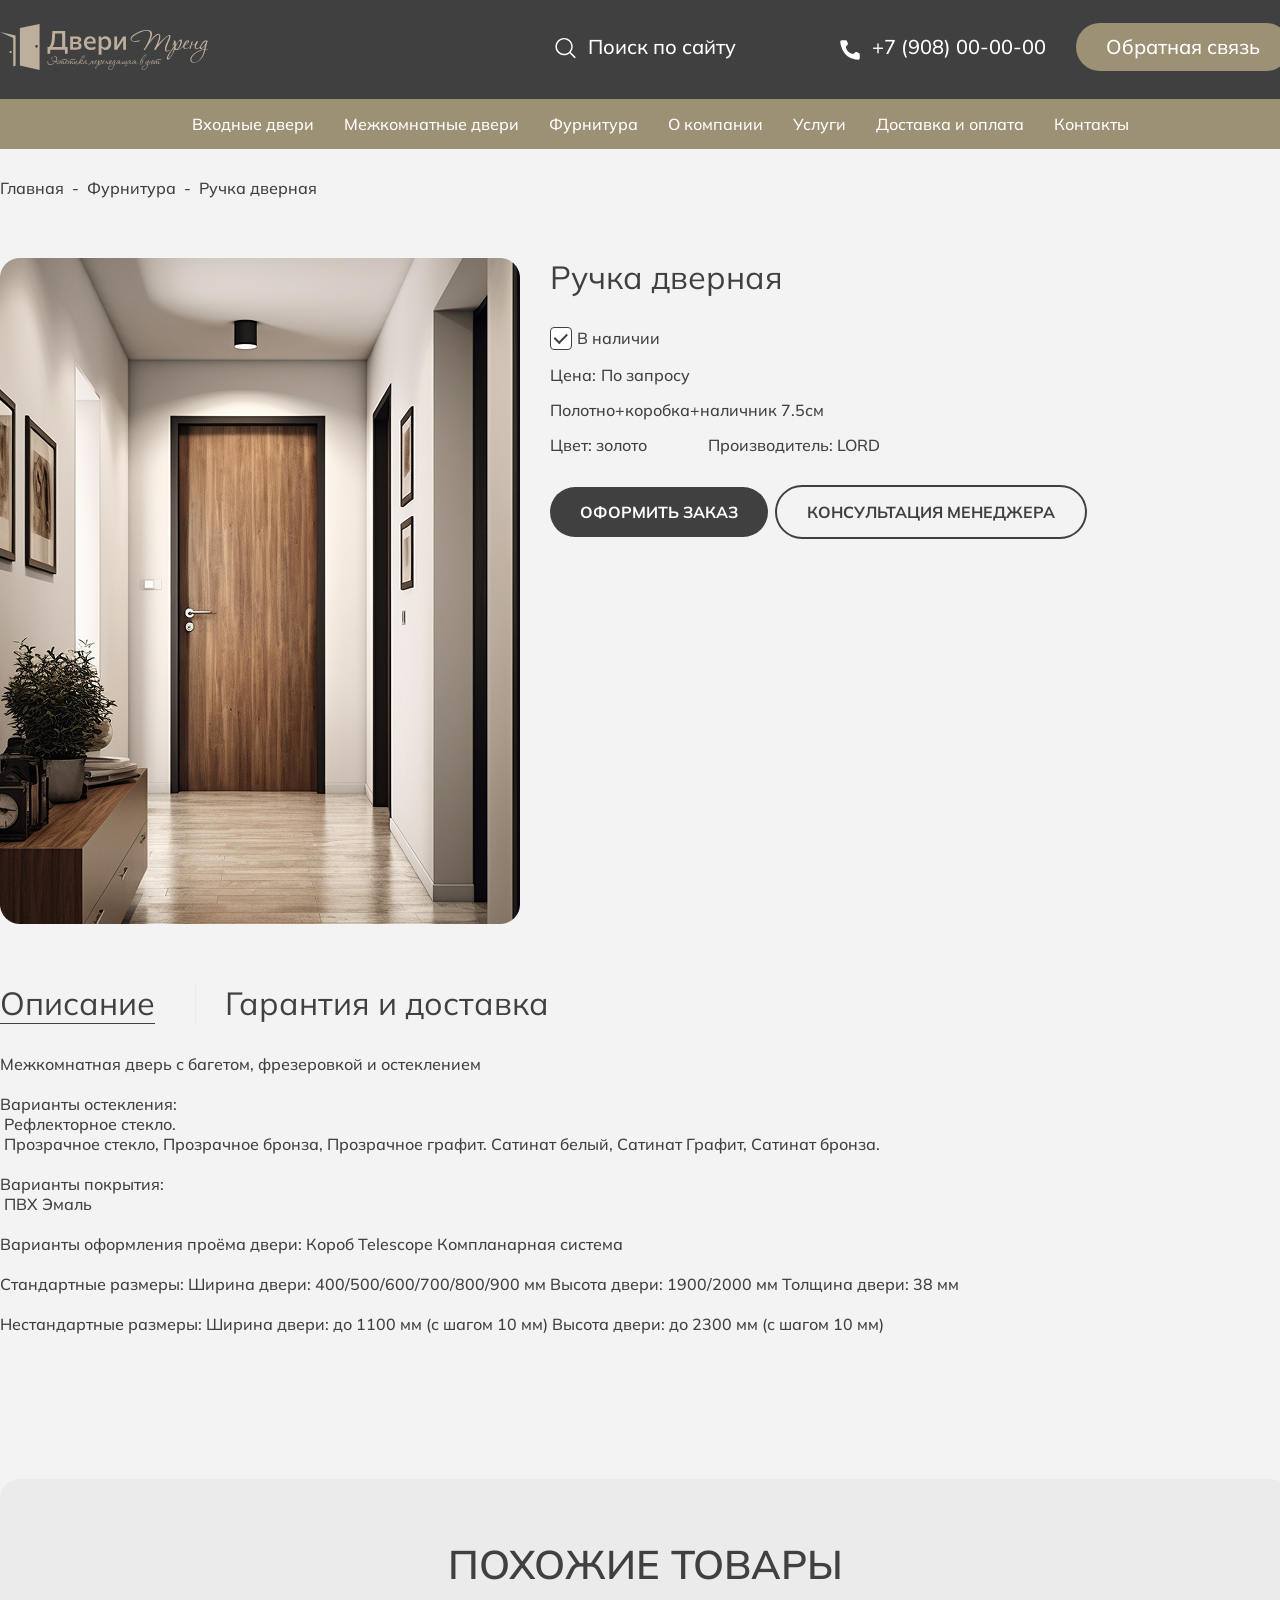
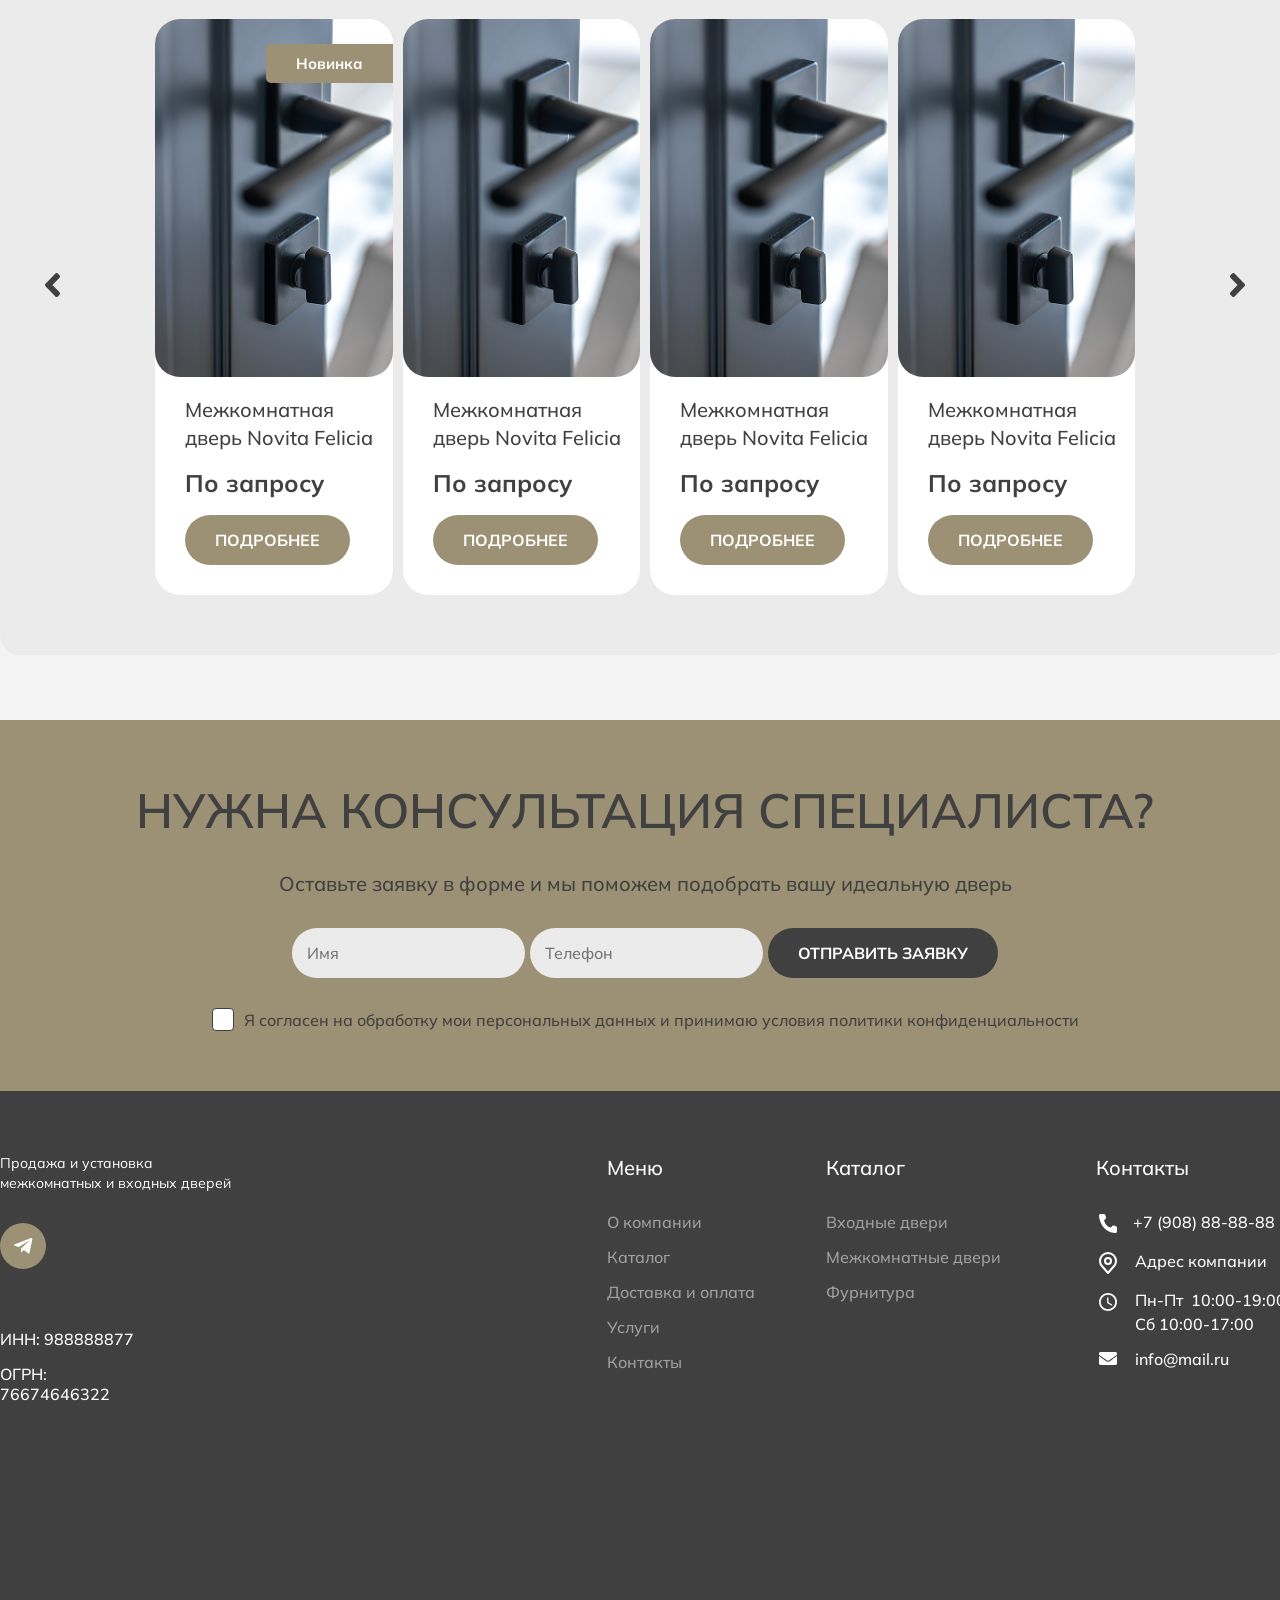
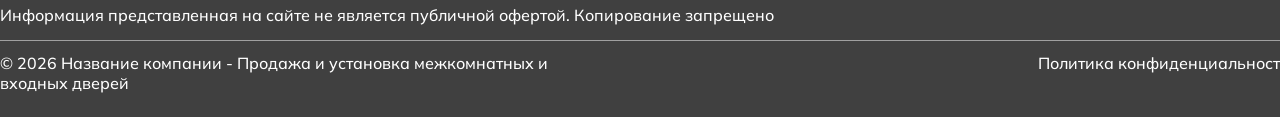
<file: furniture-card.html>
<!DOCTYPE html>
<html lang="ru">

<head>
  <meta charset="UTF-8">
  <meta http-equiv="X-UA-Compatible" content="IE=edge">
  <meta name="viewport" content="width=device-width, initial-scale=1.0">
  <title>Document</title>
  <link rel="stylesheet" href="style/style.css">
  <link rel="stylesheet" href="./style/swiper-bundle.min.css">
</head>

<body>
  <header class="header">
    <div class="header__top">
      <div class="container">
        <a class="header__logo" href="/" aria-label="На главную">
          <img class="header__logo-image" src="./assets/imgs/header/logo.svg" alt="">
          <span class="header__tagline">Эстетика, переходящая в уют</span>
        </a>
        <a class="header-link" href="#" aria-label="Поиск по сайту">
            <span class="header__search-icon-slot" aria-hidden="true">
              <svg width="24" height="23" viewBox="0 0 24 23" fill="none" xmlns="http://www.w3.org/2000/svg">
                <path
                  d="M21.3833 20.3334L16.7052 15.6616H16.6548C18.0967 13.9637 18.8254 11.7748 18.6883 9.5527C18.5513 7.33062 17.5593 5.24752 15.9197 3.73914C14.28 2.23077 12.1199 1.41397 9.89113 1.4596C7.66234 1.50524 5.53754 2.40977 3.96122 3.98399C2.3849 5.55821 1.47915 7.68017 1.43346 9.90599C1.38776 12.1318 2.20565 14.2891 3.71604 15.9265C5.22643 17.5639 7.31231 18.5547 9.53736 18.6915C11.7624 18.8283 13.9542 18.1006 15.6544 16.6606C15.6544 16.6606 15.6544 16.6966 15.6544 16.7109L20.3325 21.3828C20.3994 21.4502 20.479 21.5036 20.5667 21.5401C20.6544 21.5766 20.7485 21.5954 20.8435 21.5954C20.9385 21.5954 21.0326 21.5766 21.1203 21.5401C21.208 21.5036 21.2876 21.4502 21.3545 21.3828C21.4283 21.3176 21.4879 21.2379 21.5295 21.1487C21.5712 21.0595 21.5941 20.9627 21.5968 20.8644C21.5995 20.766 21.582 20.6681 21.5452 20.5768C21.5085 20.4854 21.4534 20.4026 21.3833 20.3334ZM10.0766 17.25C8.65318 17.25 7.26169 16.8285 6.07814 16.0387C4.89458 15.2489 3.97211 14.1264 3.42738 12.813C2.88265 11.4997 2.74012 10.0545 3.01782 8.66029C3.29553 7.26605 3.98098 5.98536 4.98751 4.98017C5.99405 3.97498 7.27645 3.29044 8.67255 3.0131C10.0686 2.73577 11.5157 2.87811 12.8308 3.42211C14.1459 3.96612 15.27 4.88736 16.0608 6.06934C16.8516 7.25132 17.2737 8.64095 17.2737 10.0625C17.2737 11.0064 17.0876 11.941 16.7259 12.813C16.3642 13.6851 15.8341 14.4774 15.1657 15.1448C14.4974 15.8122 13.704 16.3417 12.8308 16.7029C11.9576 17.0641 11.0218 17.25 10.0766 17.25Z"
                  fill="white" />
              </svg>
            </span>
            <span class="header__search-text">Поиск по сайту</span>
          </a>
          <div class="header__top-content">
          <a class="header-link" href="tel:+79080000000" aria-label="Позвонить +7 (908) 00-00-00">
            <svg width="24" height="24" viewBox="0 0 24 24" fill="none" xmlns="http://www.w3.org/2000/svg">
              <path
                d="M15.2477 16.11L16.9277 14.43C17.154 14.2065 17.4403 14.0536 17.7518 13.9897C18.0634 13.9257 18.3867 13.9537 18.6827 14.07L20.7302 14.8875C21.0293 15.0089 21.2858 15.2161 21.4673 15.4831C21.6488 15.75 21.7473 16.0647 21.7502 16.3875V20.1375C21.7485 20.3571 21.7023 20.574 21.6145 20.7753C21.5267 20.9766 21.3991 21.158 21.2393 21.3087C21.0796 21.4593 20.891 21.5761 20.6849 21.6519C20.4788 21.7278 20.2595 21.7611 20.0402 21.75C5.69272 20.8575 2.79772 8.7075 2.25022 4.0575C2.22481 3.82915 2.24803 3.59801 2.31836 3.37928C2.38869 3.16055 2.50453 2.95919 2.65827 2.78845C2.81201 2.61771 3.00016 2.48145 3.21034 2.38865C3.42052 2.29584 3.64797 2.24859 3.87772 2.25H7.50022C7.82348 2.25096 8.13906 2.3486 8.40637 2.53037C8.67368 2.71214 8.8805 2.96973 9.00022 3.27L9.81772 5.3175C9.93791 5.6123 9.96858 5.93598 9.90588 6.24811C9.84319 6.56024 9.68992 6.84697 9.46522 7.0725L7.78522 8.7525C7.78522 8.7525 8.75272 15.3 15.2477 16.11Z"
                fill="white" />
            </svg>
            <span class="header__search-text">+7 (908) 00-00-00</span>
          </a>
          <button class="header__callback-button" type="button">Обратная связь</button>
        </div>
      </div>
    </div>
    <div class="header__bottom">
      <div class="container">
        <nav class="header__bottom-inner" aria-label="Навигация по сайту">
          <a class="nav-item" href="#">Входные двери</a>
          <a class="nav-item" href="#">Межкомнатные двери</a>
          <a class="nav-item" href="#">Фурнитура</a>
          <a class="nav-item" href="#">О компании</a>
          <a class="nav-item" href="#">Услуги</a>
          <a class="nav-item" href="#">Доставка и оплата</a>
          <a class="nav-item" href="#">Контакты</a>
        </nav>
      </div>
    </div>
  </header>
  <main>
    <div class="bread-crumbs">
      <div class="container">
        <a href="/" class="link">Главная</a>
        <span>-</span>
        <a href="/" class="link">Фурнитура</a>
        <span>-</span>
        <p>Ручка дверная</p>
      </div>
    </div>
    <section class="card-img-section">
      <div class="container">
        <img src="./assets/imgs/card/1.png" alt="" class="card-img">
        <div class="card-info">
          <h1 class="heading">Ручка дверная</h1>
          <div class="top">
            <div class="nalichie item">
              <svg width="22" height="23" viewBox="0 0 22 23" fill="none" xmlns="http://www.w3.org/2000/svg">
                <rect x="0.5" y="0.5" width="21" height="22" rx="3.5" fill="white" stroke="#404040" />
                <line y1="-1" x2="7.95691" y2="-1" transform="matrix(0.691223 0.722642 -0.691223 0.722642 3.6665 11.5)"
                  stroke="#404040" stroke-width="2" />
                <line y1="-1" x2="12.0081" y2="-1"
                  transform="matrix(0.692205 -0.721701 0.690239 0.723581 9.59375 16.7914)" stroke="#404040"
                  stroke-width="2" />
              </svg>
              <p class="text">В наличии</p>
            </div>
            <div class="item price">
              <p class="text">Цена:</p>
              <p class="blod">По запросу</p>
            </div>
            <div class="item complect">
              <p class="text">Полотно+коробка+наличник 7.5см</p>
            </div>
            <div class="item">
              <p class="text">Цвет: золото</p>
            </div>
            <div class="item">
              <p class="text">Производитель: LORD </p>
            </div>

          </div>
          <div class="buttons">
            <a class="black-button oformit">Оформить заказ</a>
            <div class="white-button form">Консультация менеджера</div>
          </div>
        </div>

      </div>
    </section>
    <section class="card-tabs">
      <div class="container">
        <div class="tab-list">
          <div class="tab-item active" data-tab="Описание">
            Описание
          </div>
          <div class="tab-item " data-tab="Гарантия и доставка">
            Гарантия и доставка
          </div>
        </div>
        <div class="tab-block active" data-tab="Описание">
          <p>
            Межкомнатная дверь с багетом, фрезеровкой и остеклением <br>
            <br>
            Варианты остекления:<br> Рефлекторное стекло.<br> Прозрачное стекло, Прозрачное бронза, Прозрачное
            графит. Сатинат
            белый, Сатинат Графит, Сатинат бронза.<br>
            <br>
            Варианты покрытия:<br> ﻿﻿ПВХ Эмаль<br>
            <br>
            Варианты оформления проёма двери: ﻿﻿Короб Telescope ﻿﻿Компланарная система<br>
            <br>
            Стандартные размеры: Ширина двери: 400/500/600/700/800/900 мм Высота двери: 1900/2000 мм Толщина двери: 38
            мм<br>
            <br>
            Нестандартные размеры: Ширина двери: до 1100 мм (с шагом 10 мм) Высота двери: до 2300 мм (с шагом 10 мм)<br>
          </p>
        </div>
        <div class="tab-block" data-tab="Гарантия и доставка">
          <p>
            фурнитура Межкомнатная дверь с багетом, фрезеровкой и остеклением <br>
            <br>
            Варианты остекления:<br> Рефлекторное стекло.<br> Прозрачное стекло, Прозрачное бронза, Прозрачное
            графит. Сатинат
            белый, Сатинат Графит, Сатинат бронза.<br>
            <br>
            Варианты покрытия:<br> ﻿﻿ПВХ Эмаль<br>
            <br>
            Варианты оформления проёма двери: ﻿﻿Короб Telescope ﻿﻿Компланарная система<br>
            <br>
            Стандартные размеры: Ширина двери: 400/500/600/700/800/900 мм Высота двери: 1900/2000 мм Толщина двери: 38
            мм<br>
            <br>
            Нестандартные размеры: Ширина двери: до 1100 мм (с шагом 10 мм) Высота двери: до 2300 мм (с шагом 10 мм)<br>
          </p>
        </div>
      </div>
    </section>
    <section class="popular seems">
      <div class="container">
        <h2 class="h2-heading">
          Похожие товары
        </h2>
        <div class="slider-container">
          <div class="swiper popuplar-m-slider">
            <div class="swiper-wrapper">
              <div class="swiper-slide">
                <div class="new">Новинка</div>
                <img src="./assets/imgs/popular/1.png" alt="" class="bg">
                <div class="info">
                  <p class="heading regular-text">
                    Межкомнатная дверь Novita Felicia
                  </p>
                  <div class="price">По запросу</div>
                  <div class="gold-button">Подробнее</div>
                </div>
              </div>
              <div class="swiper-slide">
                <img src="./assets/imgs/popular/1.png" alt="" class="bg">
                <div class="info">
                  <p class="heading regular-text">
                    Межкомнатная дверь Novita Felicia
                  </p>
                  <div class="price">По запросу</div>
                  <div class="gold-button">Подробнее</div>
                </div>
              </div>
              <div class="swiper-slide">
                <img src="./assets/imgs/popular/1.png" alt="" class="bg">
                <div class="info">
                  <p class="heading regular-text">
                    Межкомнатная дверь Novita Felicia
                  </p>
                  <div class="price">По запросу</div>
                  <div class="gold-button">Подробнее</div>
                </div>
              </div>
              <div class="swiper-slide">
                <img src="./assets/imgs/popular/1.png" alt="" class="bg">
                <div class="info">
                  <p class="heading regular-text">
                    Межкомнатная дверь Novita Felicia
                  </p>
                  <div class="price">По запросу</div>
                  <div class="gold-button">Подробнее</div>
                </div>
              </div>
              <div class="swiper-slide">
                <img src="./assets/imgs/popular/1.png" alt="" class="bg">
                <div class="info">
                  <p class="heading regular-text">
                    Межкомнатная дверь Novita Felicia
                  </p>
                  <div class="price">По запросу</div>
                  <div class="gold-button">Подробнее</div>
                </div>
              </div>
              <div class="swiper-slide">
                <img src="./assets/imgs/popular/1.png" alt="" class="bg">
                <div class="info">
                  <p class="heading regular-text">
                    Межкомнатная дверь Novita Felicia
                  </p>
                  <div class="price">По запросу</div>
                  <div class="gold-button">Подробнее</div>
                </div>
              </div>
            </div>

          </div>

          <div class="popupar-m-slider-prev"><svg width="15" height="24" viewBox="0 0 15 24" fill="none"
              xmlns="http://www.w3.org/2000/svg">
              <path
                d="M14.4903 13.275L4.58738 23.475C4.24757 23.825 3.83495 24 3.34951 24C2.86408 24 2.45146 23.825 2.11165 23.475L0.509708 21.75C0.169902 21.4 -9.53674e-07 20.975 -9.53674e-07 20.475C-9.53674e-07 19.975 0.169902 19.55 0.509708 19.2L7.5 12L0.509708 4.8C0.26699 4.55 0.121359 4.275 0.0728149 3.975C-0.0242729 3.675 -0.0242729 3.35 0.0728149 3C0.121359 2.7 0.26699 2.45 0.509708 2.25L2.11165 0.525C2.45146 0.174999 2.86408 -1.90735e-06 3.34951 -1.90735e-06C3.83495 -1.90735e-06 4.24757 0.174999 4.58738 0.525L14.4903 10.725C14.8301 11.075 15 11.5 15 12C15 12.5 14.8301 12.925 14.4903 13.275Z"
                fill="white" />
            </svg></div>
          <div class="popupar-m-slider-next"><svg width="15" height="24" viewBox="0 0 15 24" fill="none"
              xmlns="http://www.w3.org/2000/svg">
              <path
                d="M14.4903 13.275L4.58738 23.475C4.24757 23.825 3.83495 24 3.34951 24C2.86408 24 2.45146 23.825 2.11165 23.475L0.509708 21.75C0.169902 21.4 -9.53674e-07 20.975 -9.53674e-07 20.475C-9.53674e-07 19.975 0.169902 19.55 0.509708 19.2L7.5 12L0.509708 4.8C0.26699 4.55 0.121359 4.275 0.0728149 3.975C-0.0242729 3.675 -0.0242729 3.35 0.0728149 3C0.121359 2.7 0.26699 2.45 0.509708 2.25L2.11165 0.525C2.45146 0.174999 2.86408 -1.90735e-06 3.34951 -1.90735e-06C3.83495 -1.90735e-06 4.24757 0.174999 4.58738 0.525L14.4903 10.725C14.8301 11.075 15 11.5 15 12C15 12.5 14.8301 12.925 14.4903 13.275Z"
                fill="white" />
            </svg></div>
        </div>
      </div>
    </section>
    <section class="s-form">
      <div class="container">
        <h2 class="heading">НУЖНА КОНСУЛЬТАЦИЯ СПЕЦИАЛИСТА?</h2>
        <p class="sub-heading">Оставьте заявку в форме и мы поможем подобрать вашу идеальную дверь</p>
        <form action="">
          <div class="inp-container">
            <input type="text" class="text" placeholder="Имя">
            <input type="text" class="text" placeholder="Телефон">
            <button type="submit" class="black-button">Отправить заявку</button>
          </div>
          <label class="policy-container">
            <input type="checkbox">
            <div class="policy-visual">
              <svg width="22" height="23" viewBox="0 0 22 23" fill="none" xmlns="http://www.w3.org/2000/svg">
                <line y1="-1" x2="7.95691" y2="-1" transform="matrix(0.691223 0.722642 -0.691223 0.722642 3.6665 11.5)"
                  stroke="#404040" stroke-width="2" />
                <line y1="-1" x2="12.0081" y2="-1"
                  transform="matrix(0.692205 -0.721701 0.690239 0.723581 9.59375 16.7914)" stroke="#404040"
                  stroke-width="2" />
              </svg>

            </div>
            <p class="policy-text">
              Я согласен на обработку мои персональных данных и принимаю условия политики конфиденциальности
            </p>
          </label>
        </form>
      </div>
    </section>
  </main>
  <footer class="footer">
    <div class="container">
      <div class="footer__main">
        <div class="footer__brand">
          <div class="footer__description">
            <p class="footer__description-text">Продажа и установка<br>межкомнатных и входных дверей</p>
          </div>
          <div class="footer__badge" aria-hidden="true">
            <svg width="19" height="16" viewBox="0 0 19 16" fill="none" xmlns="http://www.w3.org/2000/svg">
              <path
                d="M18.321 1.40276L15.5484 14.4785C15.3392 15.4014 14.7937 15.6311 14.0185 15.1963L9.79386 12.0832L7.75539 14.0438C7.5298 14.2694 7.34113 14.458 6.90636 14.458L7.20988 10.1555L15.0398 3.0803C15.3802 2.77678 14.9659 2.60862 14.5107 2.91213L4.83097 9.00706L0.663783 7.70276C-0.242662 7.41975 -0.259068 6.79631 0.852455 6.36155L17.1521 0.0820558C17.9068 -0.200952 18.5671 0.25022 18.321 1.40276V1.40276Z"
                fill="white" />
            </svg>
          </div>
          <div class="footer__details">
            <span class="footer__details-text">ИНН: 988888877</span>
            <span class="footer__details-text">ОГРН: 76674646322</span>
          </div>
        </div>

        <div class="footer__columns">
          <div class="footer__menu">
            <p class="footer__menu-title">Меню</p>
            <nav class="footer__menu-inner" aria-label="Меню">
              <a class="footer__menu-text" href="#">О компании</a>
              <a class="footer__menu-text" href="#">Каталог</a>
              <a class="footer__menu-text" href="#">Доставка и оплата</a>
              <a class="footer__menu-text" href="#">Услуги</a>
              <a class="footer__menu-text" href="#">Контакты</a>
            </nav>
          </div>

          <div class="footer__catalog">
            <p class="footer__catalog-title">Каталог</p>
            <nav class="footer__catalog-inner" aria-label="Каталог">
              <a class="footer__catalog-text" href="#">Входные двери</a>
              <a class="footer__catalog-text" href="#">Межкомнатные двери</a>
              <a class="footer__catalog-text" href="#">Фурнитура</a>
            </nav>
          </div>

          <div class="footer__contacts">
            <p class="footer__contacts-title">Контакты</p>
            <div class="footer__contacts-list">
              <a class="footer__contact-item footer__contact-item--phone" href="tel:+79088888888"
                aria-label="Позвонить +7 (908) 88-88-88">
                <span class="footer__contact-icon footer__contact-icon--phone" aria-hidden="true">
                  <svg width="22" height="24" viewBox="0 0 22 24" fill="none" xmlns="http://www.w3.org/2000/svg">
                    <path
                      d="M15.0008 15.5032L16.5507 13.8664C16.7595 13.6487 17.0236 13.4997 17.3111 13.4374C17.5985 13.3752 17.8968 13.4024 18.1699 13.5157L20.0589 14.3121C20.3349 14.4304 20.5715 14.6323 20.739 14.8924C20.9065 15.1525 20.9973 15.459 21 15.7735V19.427C20.9984 19.6409 20.9558 19.8523 20.8748 20.0484C20.7938 20.2445 20.6761 20.4212 20.5287 20.568C20.3813 20.7148 20.2073 20.8285 20.0171 20.9024C19.827 20.9763 19.6247 21.0088 19.4223 20.998C6.18528 20.1284 3.51434 8.29127 3.00922 3.76099C2.98577 3.53852 3.00719 3.31333 3.07208 3.10024C3.13696 2.88714 3.24384 2.69096 3.38568 2.52462C3.52752 2.35827 3.70111 2.22552 3.89502 2.13511C4.08894 2.04469 4.29878 1.99866 4.51075 2.00003H7.85289C8.15113 2.00096 8.44228 2.09609 8.6889 2.27318C8.93553 2.45027 9.12634 2.70123 9.23679 2.99377L9.99102 4.98855C10.1019 5.27576 10.1302 5.59111 10.0724 5.8952C10.0145 6.19929 9.87312 6.47864 9.66581 6.69836L8.11583 8.33511C8.11583 8.33511 9.00845 14.714 15.0008 15.5032Z"
                      fill="white" />
                  </svg>
                </span>
                <span class="footer__contact-text">+7 (908) 88-88-88</span>
              </a>
              <div class="footer__contact-item footer__contact-item--address">
                <span class="footer__contact-icon footer__contact-icon--address" aria-hidden="true">
                  <svg width="24" height="24" viewBox="0 0 24 24" fill="none" xmlns="http://www.w3.org/2000/svg">
                    <path
                      d="M12 13C13.6569 13 15 11.6569 15 10C15 8.34315 13.6569 7 12 7C10.3431 7 9 8.34315 9 10C9 11.6569 10.3431 13 12 13Z"
                      stroke="white" stroke-width="2" stroke-linecap="round" stroke-linejoin="round" />
                    <path
                      d="M12 2C9.87827 2 7.84344 2.84285 6.34315 4.34315C4.84285 5.84344 4 7.87827 4 10C4 11.892 4.402 13.13 5.5 14.5L12 22L18.5 14.5C19.598 13.13 20 11.892 20 10C20 7.87827 19.1571 5.84344 17.6569 4.34315C16.1566 2.84285 14.1217 2 12 2V2Z"
                      stroke="white" stroke-width="2" stroke-linecap="round" stroke-linejoin="round" />
                  </svg>
                </span>
                <span class="footer__contact-text">Адрес компании</span>
              </div>
              <div class="footer__contact-item footer__contact-item--time">
                <span class="footer__contact-icon footer__contact-icon--time" aria-hidden="true">
                  <svg width="24" height="24" viewBox="0 0 24 24" fill="none" xmlns="http://www.w3.org/2000/svg">
                    <path
                      d="M12 19.2C13.9096 19.2 15.7409 18.4414 17.0912 17.0912C18.4414 15.7409 19.2 13.9096 19.2 12C19.2 10.0904 18.4414 8.25909 17.0912 6.90883C15.7409 5.55857 13.9096 4.8 12 4.8C10.0904 4.8 8.25909 5.55857 6.90883 6.90883C5.55857 8.25909 4.8 10.0904 4.8 12C4.8 13.9096 5.55857 15.7409 6.90883 17.0912C8.25909 18.4414 10.0904 19.2 12 19.2ZM12 3C13.1819 3 14.3522 3.23279 15.4442 3.68508C16.5361 4.13738 17.5282 4.80031 18.364 5.63604C19.1997 6.47177 19.8626 7.46392 20.3149 8.55585C20.7672 9.64778 21 10.8181 21 12C21 14.3869 20.0518 16.6761 18.364 18.364C16.6761 20.0518 14.3869 21 12 21C7.023 21 3 16.95 3 12C3 9.61305 3.94821 7.32387 5.63604 5.63604C7.32387 3.94821 9.61305 3 12 3M12.45 7.5V12.225L16.5 14.628L15.825 15.735L11.1 12.9V7.5H12.45Z"
                      fill="white" />
                  </svg>
                </span>
                <div class="footer__contact-time">
                  <span class="footer__contact-time-line">Пн-Пт&nbsp;&nbsp;10:00-19:00;</span>
                  <span class="footer__contact-time-line">Сб 10:00-17:00</span>
                </div>
              </div>
              <a class="footer__contact-item footer__contact-item--mail" href="mailto:info@mail.ru"
                aria-label="Написать на info@mail.ru">
                <span class="footer__contact-icon footer__contact-icon--mail" aria-hidden="true">
                  <svg width="24" height="19" viewBox="0 0 24 19" fill="none" xmlns="http://www.w3.org/2000/svg">
                    <path
                      d="M20.6484 7.29948C20.7188 7.23177 20.7891 7.22049 20.8594 7.26562C20.9531 7.31076 21 7.37847 21 7.46875V14.375C21 14.8264 20.8359 15.2101 20.5078 15.526C20.1797 15.842 19.7812 16 19.3125 16H4.6875C4.21875 16 3.82031 15.842 3.49219 15.526C3.16406 15.2101 3 14.8264 3 14.375V7.46875C3 7.37847 3.03516 7.32205 3.10547 7.29948C3.19922 7.25434 3.28125 7.25434 3.35156 7.29948C4.125 7.86372 5.92969 9.13889 8.76562 11.125C8.8125 11.1701 8.96484 11.2943 9.22266 11.4974C9.50391 11.7005 9.72656 11.8585 9.89062 11.9714C10.0547 12.0616 10.2656 12.1858 10.5234 12.3437C10.7812 12.4792 11.0273 12.5807 11.2617 12.6484C11.5195 12.7161 11.7656 12.75 12 12.75C12.2109 12.75 12.4219 12.7274 12.6328 12.6823C12.8438 12.6146 13.043 12.5469 13.2305 12.4792C13.418 12.3889 13.6172 12.276 13.8281 12.1406C14.0391 12.0052 14.2148 11.8924 14.3555 11.8021C14.4961 11.6892 14.6602 11.5651 14.8477 11.4297C15.0352 11.2943 15.1641 11.1927 15.2344 11.125C18 9.2066 19.8047 7.93142 20.6484 7.29948ZM12 11.6667C11.8125 11.6667 11.5781 11.6102 11.2969 11.4974C11.0391 11.362 10.8281 11.2491 10.6641 11.1589C10.5 11.046 10.2539 10.8767 9.92578 10.651C9.62109 10.4028 9.45703 10.2786 9.43359 10.2786C6.57422 8.26997 4.53516 6.81424 3.31641 5.91146C3.10547 5.75347 3 5.53906 3 5.26823V4.625C3 4.17361 3.16406 3.78993 3.49219 3.47396C3.82031 3.15799 4.21875 3 4.6875 3H19.3125C19.7812 3 20.1797 3.15799 20.5078 3.47396C20.8359 3.78993 21 4.17361 21 4.625V5.26823C21 5.53906 20.8945 5.75347 20.6836 5.91146C19.5352 6.7691 17.4961 8.22483 14.5664 10.2786C14.543 10.2786 14.3672 10.4028 14.0391 10.651C13.7344 10.8767 13.5 11.046 13.3359 11.1589C13.1719 11.2491 12.9492 11.362 12.668 11.4974C12.4102 11.6102 12.1875 11.6667 12 11.6667Z"
                      fill="white" />
                  </svg>
                </span>
                <span class="footer__contact-text">info@mail.ru</span>
              </a>
            </div>
          </div>
        </div>
      </div>

      <p class="footer__notice">Информация представленная на сайте не является публичной офертой. Копирование запрещено
      </p>
      <div class="footer__divider" aria-hidden="true"></div>
      <div class="footer__legal">
        <p class="footer__copyright">© 2026 Название компании - Продажа и установка межкомнатных и входных дверей</p>
        <a class="footer__policy" href="#">Политика конфиденциальности</a>
      </div>
    </div>
  </footer>

  <script src="js/swiper-bundle.min.js"></script>
  <script src="js/sliders.js"></script>
  <script src="js/app.js"></script>
</body>

</html>
</file>
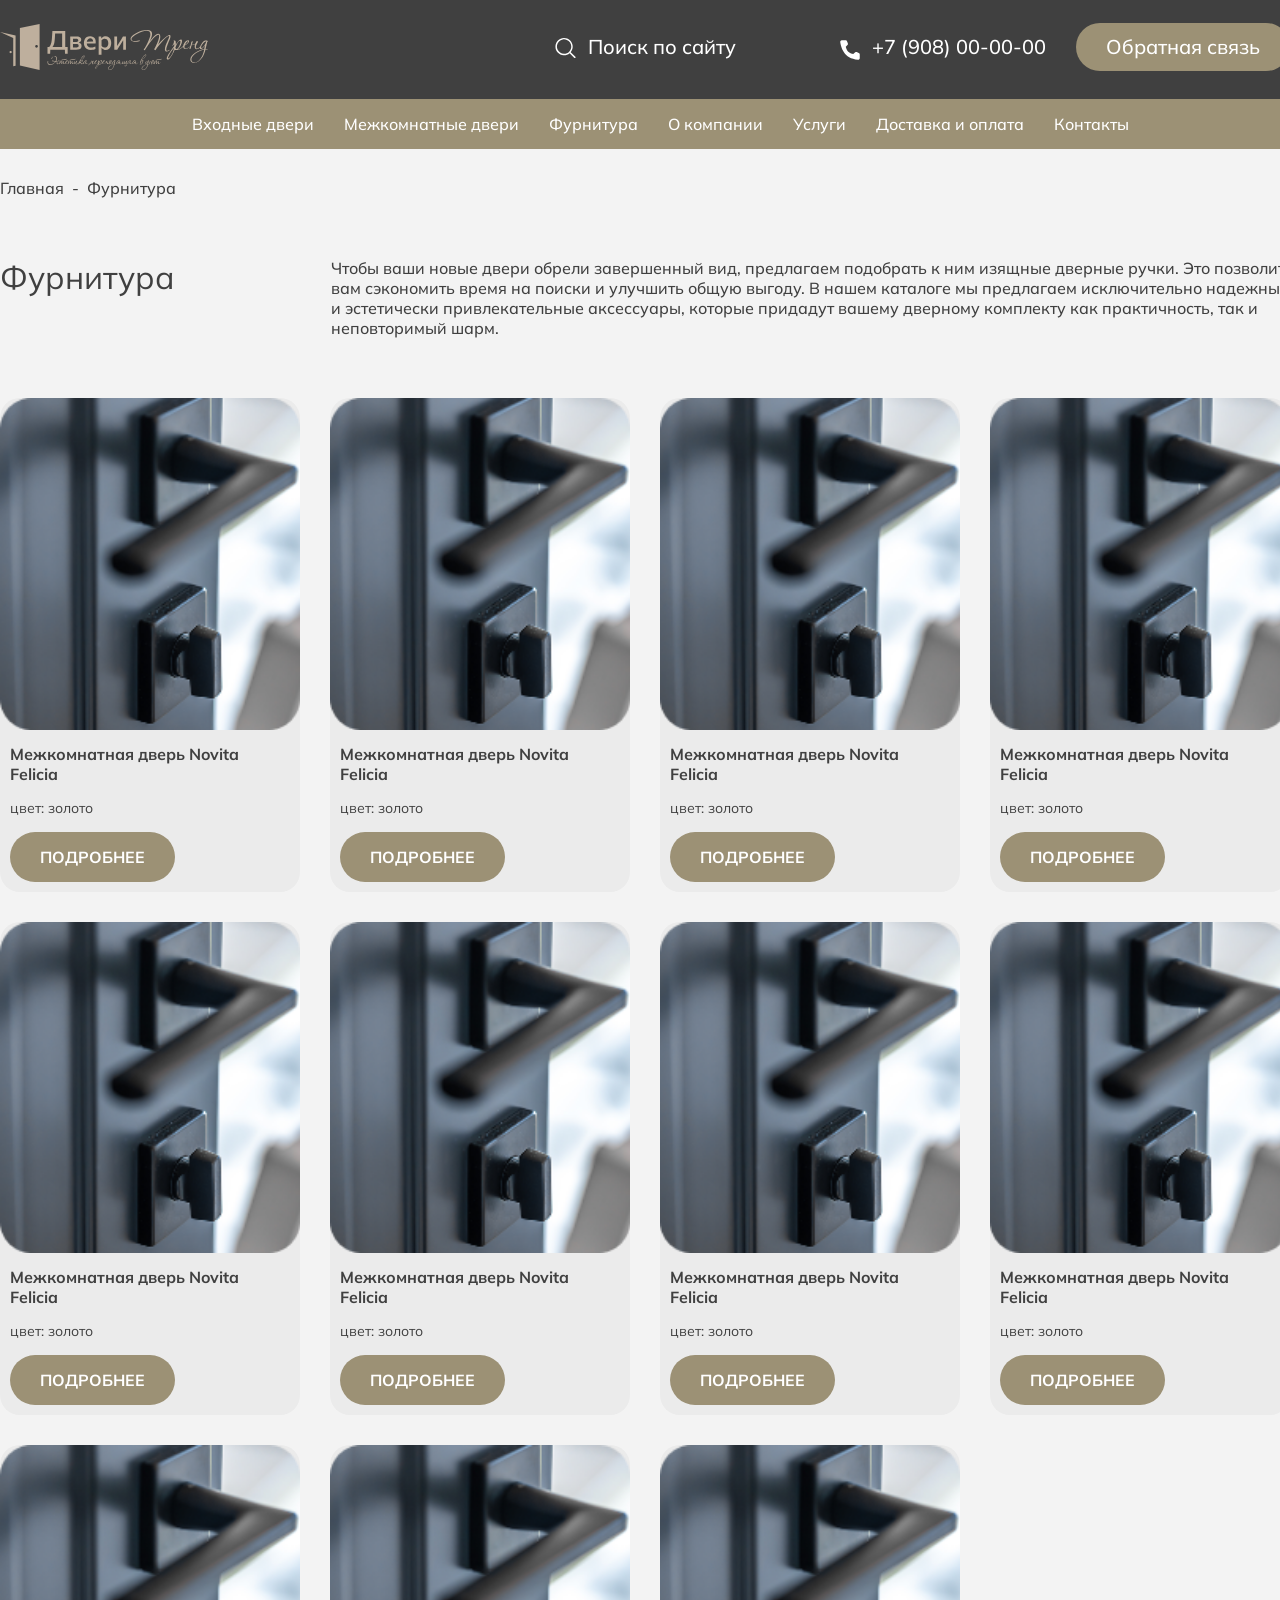
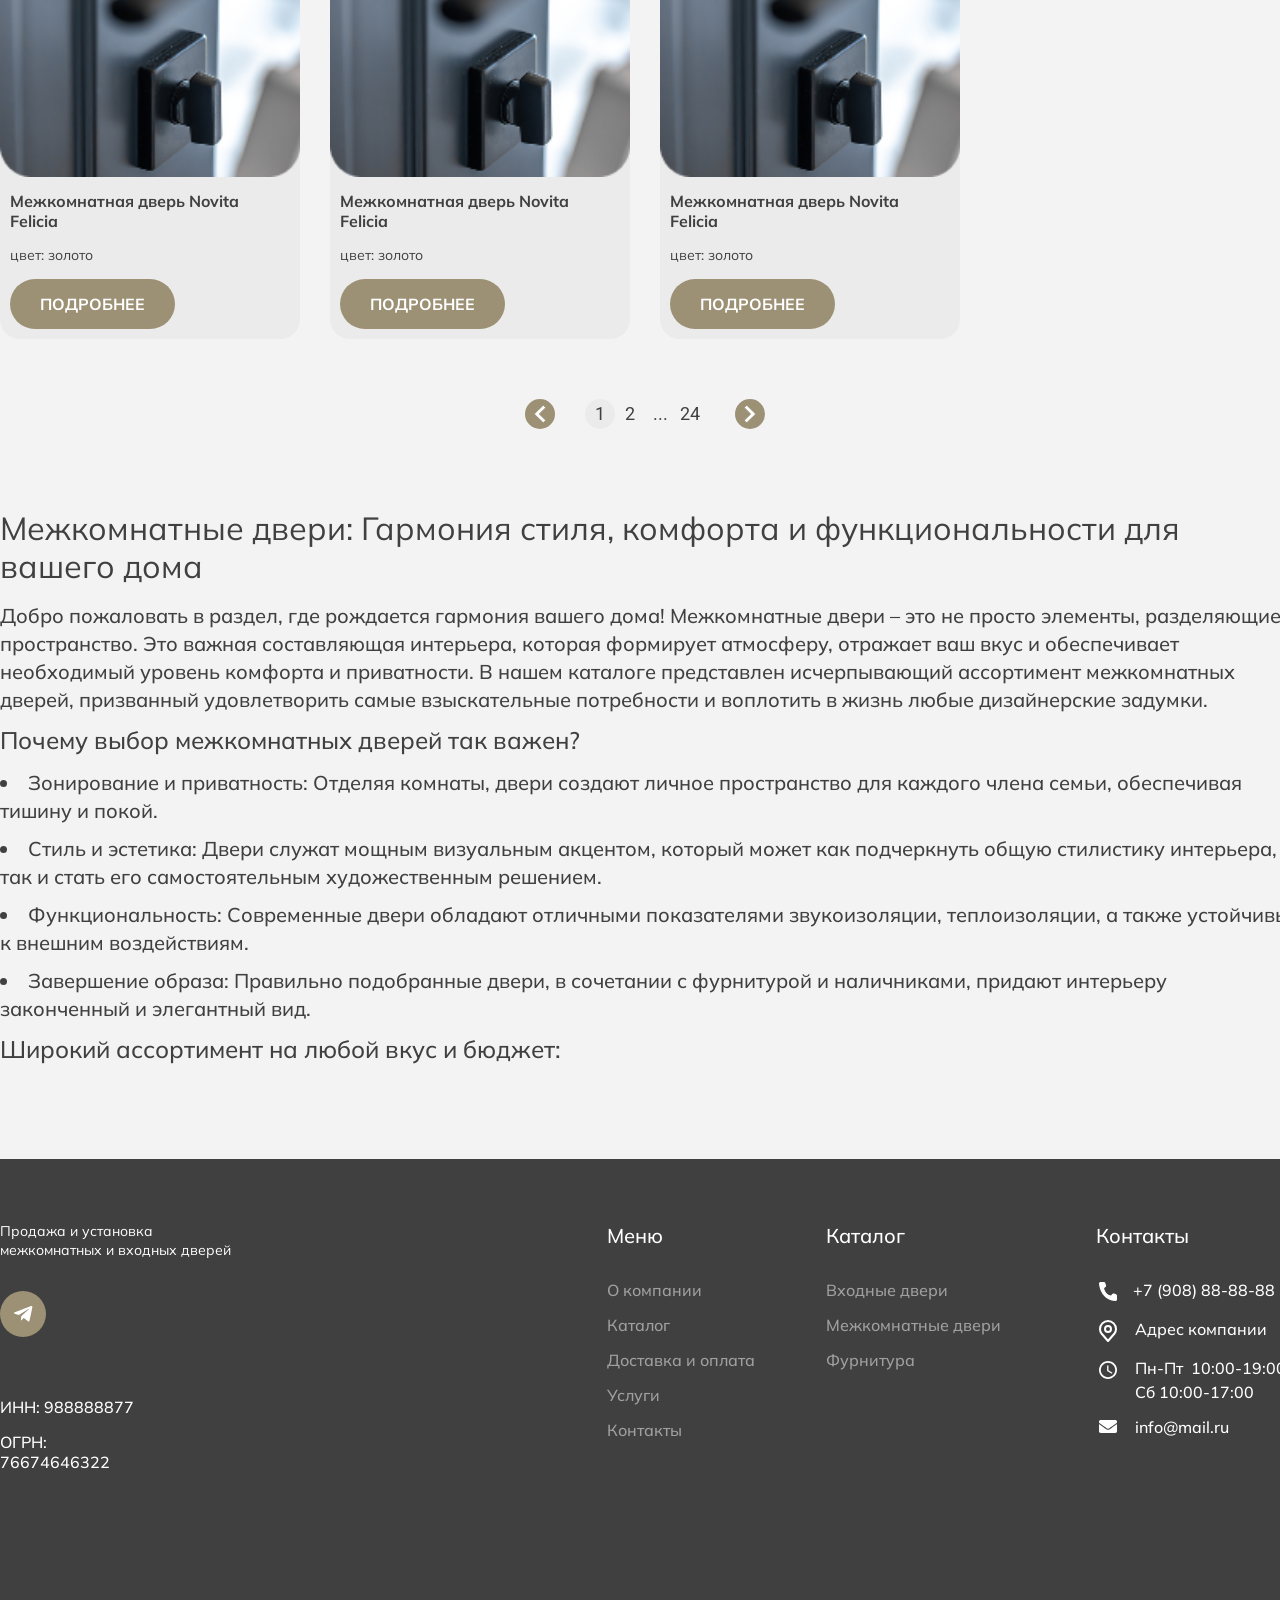
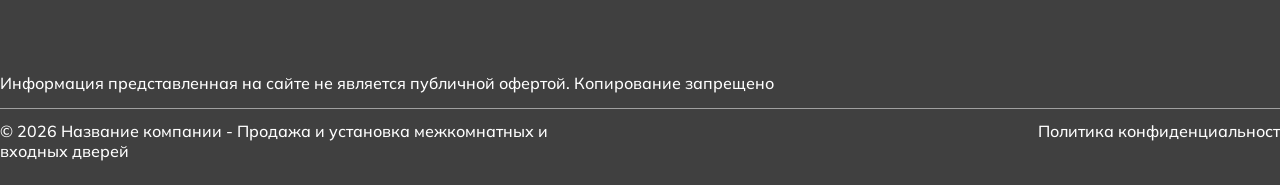
<file: furniture.html>
<!DOCTYPE html>
<html lang="ru">

<head>
  <meta charset="UTF-8">
  <meta http-equiv="X-UA-Compatible" content="IE=edge">
  <meta name="viewport" content="width=device-width, initial-scale=1.0">
  <title>Document</title>
  <link rel="stylesheet" href="style/style.css">
  <link rel="stylesheet" href="./style/swiper-bundle.min.css">
</head>

<body>
  <header class="header">
    <div class="header__top">
      <div class="container">
        <a class="header__logo" href="/" aria-label="На главную">
          <img class="header__logo-image" src="./assets/imgs/header/logo.svg" alt="">
          <span class="header__tagline">Эстетика, переходящая в уют</span>
        </a>
        <a class="header-link" href="#" aria-label="Поиск по сайту">
            <span class="header__search-icon-slot" aria-hidden="true">
              <svg width="24" height="23" viewBox="0 0 24 23" fill="none" xmlns="http://www.w3.org/2000/svg">
                <path
                  d="M21.3833 20.3334L16.7052 15.6616H16.6548C18.0967 13.9637 18.8254 11.7748 18.6883 9.5527C18.5513 7.33062 17.5593 5.24752 15.9197 3.73914C14.28 2.23077 12.1199 1.41397 9.89113 1.4596C7.66234 1.50524 5.53754 2.40977 3.96122 3.98399C2.3849 5.55821 1.47915 7.68017 1.43346 9.90599C1.38776 12.1318 2.20565 14.2891 3.71604 15.9265C5.22643 17.5639 7.31231 18.5547 9.53736 18.6915C11.7624 18.8283 13.9542 18.1006 15.6544 16.6606C15.6544 16.6606 15.6544 16.6966 15.6544 16.7109L20.3325 21.3828C20.3994 21.4502 20.479 21.5036 20.5667 21.5401C20.6544 21.5766 20.7485 21.5954 20.8435 21.5954C20.9385 21.5954 21.0326 21.5766 21.1203 21.5401C21.208 21.5036 21.2876 21.4502 21.3545 21.3828C21.4283 21.3176 21.4879 21.2379 21.5295 21.1487C21.5712 21.0595 21.5941 20.9627 21.5968 20.8644C21.5995 20.766 21.582 20.6681 21.5452 20.5768C21.5085 20.4854 21.4534 20.4026 21.3833 20.3334ZM10.0766 17.25C8.65318 17.25 7.26169 16.8285 6.07814 16.0387C4.89458 15.2489 3.97211 14.1264 3.42738 12.813C2.88265 11.4997 2.74012 10.0545 3.01782 8.66029C3.29553 7.26605 3.98098 5.98536 4.98751 4.98017C5.99405 3.97498 7.27645 3.29044 8.67255 3.0131C10.0686 2.73577 11.5157 2.87811 12.8308 3.42211C14.1459 3.96612 15.27 4.88736 16.0608 6.06934C16.8516 7.25132 17.2737 8.64095 17.2737 10.0625C17.2737 11.0064 17.0876 11.941 16.7259 12.813C16.3642 13.6851 15.8341 14.4774 15.1657 15.1448C14.4974 15.8122 13.704 16.3417 12.8308 16.7029C11.9576 17.0641 11.0218 17.25 10.0766 17.25Z"
                  fill="white" />
              </svg>
            </span>
            <span class="header__search-text">Поиск по сайту</span>
          </a>
          <div class="header__top-content">
          <a class="header-link header-link--phone" href="tel:+79080000000" aria-label="Позвонить +7 (908) 00-00-00">
            <svg width="24" height="24" viewBox="0 0 24 24" fill="none" xmlns="http://www.w3.org/2000/svg">
              <path
                d="M15.2477 16.11L16.9277 14.43C17.154 14.2065 17.4403 14.0536 17.7518 13.9897C18.0634 13.9257 18.3867 13.9537 18.6827 14.07L20.7302 14.8875C21.0293 15.0089 21.2858 15.2161 21.4673 15.4831C21.6488 15.75 21.7473 16.0647 21.7502 16.3875V20.1375C21.7485 20.3571 21.7023 20.574 21.6145 20.7753C21.5267 20.9766 21.3991 21.158 21.2393 21.3087C21.0796 21.4593 20.891 21.5761 20.6849 21.6519C20.4788 21.7278 20.2595 21.7611 20.0402 21.75C5.69272 20.8575 2.79772 8.7075 2.25022 4.0575C2.22481 3.82915 2.24803 3.59801 2.31836 3.37928C2.38869 3.16055 2.50453 2.95919 2.65827 2.78845C2.81201 2.61771 3.00016 2.48145 3.21034 2.38865C3.42052 2.29584 3.64797 2.24859 3.87772 2.25H7.50022C7.82348 2.25096 8.13906 2.3486 8.40637 2.53037C8.67368 2.71214 8.8805 2.96973 9.00022 3.27L9.81772 5.3175C9.93791 5.6123 9.96858 5.93598 9.90588 6.24811C9.84319 6.56024 9.68992 6.84697 9.46522 7.0725L7.78522 8.7525C7.78522 8.7525 8.75272 15.3 15.2477 16.11Z"
                fill="white" />
            </svg>
            <span class="header__search-text">+7 (908) 00-00-00</span>
          </a>
          <button class="header__callback-button" type="button">Обратная связь</button>
          <button class="header__menu-toggle" type="button" aria-label="Открыть меню" aria-expanded="false"
            aria-controls="header-mobile-nav" data-nav-toggle>
            <svg width="24" height="18" viewBox="0 0 24 18" fill="none" xmlns="http://www.w3.org/2000/svg"
              aria-hidden="true">
              <path d="M0 1.5H24M0 9H24M0 16.5H24" stroke="currentColor" stroke-width="2" />
            </svg>
          </button>
        </div>
      </div>
    </div>
    <div class="header__bottom">
      <div class="container">
        <nav class="header__bottom-inner" aria-label="Навигация по сайту">
          <a class="nav-item" href="#">Входные двери</a>
          <a class="nav-item" href="#">Межкомнатные двери</a>
          <a class="nav-item" href="#">Фурнитура</a>
          <a class="nav-item" href="#">О компании</a>
          <a class="nav-item" href="#">Услуги</a>
          <a class="nav-item" href="#">Доставка и оплата</a>
          <a class="nav-item" href="#">Контакты</a>
        </nav>
      </div>
    </div>
  </header>

  <div class="header__nav-backdrop" data-nav-backdrop aria-hidden="true"></div>
  <nav class="header__mobile-nav" id="header-mobile-nav" aria-label="Мобильное меню" data-mobile-nav aria-hidden="true"
    inert>
    <div class="header__mobile-nav-inner">
      <a class="nav-item" href="#">Входные двери</a>
      <a class="nav-item" href="#">Межкомнатные двери</a>
      <a class="nav-item" href="#">Фурнитура</a>
      <a class="nav-item" href="#">О компании</a>
      <a class="nav-item" href="#">Услуги</a>
      <a class="nav-item" href="#">Доставка и оплата</a>
      <a class="nav-item" href="#">Контакты</a>
      <a class="header__mobile-nav-phone nav-item" href="tel:+79080000000">+7 (908) 00-00-00</a>
    </div>
  </nav>

  <main>

    <div class="bread-crumbs">
      <div class="container">
        <a href="/" class="link">Главная</a>
        <span>-</span>
        <p>Фурнитура</p>
      </div>
    </div>
    <section class="text-section">
      <div class="container">
        <h1 class="furniture-heaing">Фурнитура</h1>
        <p class="text">
          Чтобы ваши новые двери обрели завершенный вид, предлагаем подобрать к ним изящные дверные ручки. Это позволит
          вам сэкономить время на поиски и улучшить общую выгоду. В нашем каталоге мы предлагаем исключительно надежные
          и
          эстетически привлекательные аксессуары, которые придадут вашему дверному комплекту как практичность, так и
          неповторимый шарм.
        </p>
      </div>
    </section>
    <div class="furniture">
      <div class="container">
        <div class="catalog-right">
          <div class="catalog-list">
            <div class="item">
              <img src="./assets/imgs/catalog/1.png" alt="" class="bg">
              <div class="info">
                <p class="name">Межкомнатная дверь Novita Felicia</p>
                <p class="attribute">цвет: золото</p>
                <a href="" class="gold-button">Подробнее</a>
              </div>
            </div>
            <div class="item">
              <img src="./assets/imgs/catalog/1.png" alt="" class="bg">
              <div class="info">
                <p class="name">Межкомнатная дверь Novita Felicia</p>
                <p class="attribute">цвет: золото</p>
                <a href="" class="gold-button">Подробнее</a>
              </div>
            </div>
            <div class="item">
              <img src="./assets/imgs/catalog/1.png" alt="" class="bg">
              <div class="info">
                <p class="name">Межкомнатная дверь Novita Felicia</p>
                <p class="attribute">цвет: золото</p>
                <a href="" class="gold-button">Подробнее</a>
              </div>
            </div>
            <div class="item">
              <img src="./assets/imgs/catalog/1.png" alt="" class="bg">
              <div class="info">
                <p class="name">Межкомнатная дверь Novita Felicia</p>
                <p class="attribute">цвет: золото</p>
                <a href="" class="gold-button">Подробнее</a>
              </div>
            </div>
            <div class="item">
              <img src="./assets/imgs/catalog/1.png" alt="" class="bg">
              <div class="info">
                <p class="name">Межкомнатная дверь Novita Felicia</p>
                <p class="attribute">цвет: золото</p>
                <a href="" class="gold-button">Подробнее</a>
              </div>
            </div>
            <div class="item">
              <img src="./assets/imgs/catalog/1.png" alt="" class="bg">
              <div class="info">
                <p class="name">Межкомнатная дверь Novita Felicia</p>
                <p class="attribute">цвет: золото</p>
                <a href="" class="gold-button">Подробнее</a>
              </div>
            </div>
            <div class="item">
              <img src="./assets/imgs/catalog/1.png" alt="" class="bg">
              <div class="info">
                <p class="name">Межкомнатная дверь Novita Felicia</p>
                <p class="attribute">цвет: золото</p>
                <a href="" class="gold-button">Подробнее</a>
              </div>
            </div>
            <div class="item">
              <img src="./assets/imgs/catalog/1.png" alt="" class="bg">
              <div class="info">
                <p class="name">Межкомнатная дверь Novita Felicia</p>
                <p class="attribute">цвет: золото</p>
                <a href="" class="gold-button">Подробнее</a>
              </div>
            </div>
            <div class="item">
              <img src="./assets/imgs/catalog/1.png" alt="" class="bg">
              <div class="info">
                <p class="name">Межкомнатная дверь Novita Felicia</p>
                <p class="attribute">цвет: золото</p>
                <a href="" class="gold-button">Подробнее</a>
              </div>
            </div>
            <div class="item">
              <img src="./assets/imgs/catalog/1.png" alt="" class="bg">
              <div class="info">
                <p class="name">Межкомнатная дверь Novita Felicia</p>
                <p class="attribute">цвет: золото</p>
                <a href="" class="gold-button">Подробнее</a>
              </div>
            </div>
            <div class="item">
              <img src="./assets/imgs/catalog/1.png" alt="" class="bg">
              <div class="info">
                <p class="name">Межкомнатная дверь Novita Felicia</p>
                <p class="attribute">цвет: золото</p>
                <a href="" class="gold-button">Подробнее</a>
              </div>
            </div>
          </div>
          <div class="catalog-pagination">
            <div class="nums">
              <div class="arrow-prev">
                <svg width="12" height="18" viewBox="0 0 12 18" fill="none" xmlns="http://www.w3.org/2000/svg">
                  <path
                    d="M9.32031 0.5C9.55025 0.5 9.73598 0.563593 9.89648 0.693359L9.96289 0.753906L11.2373 2.03906L11.2451 2.04688C11.4202 2.21593 11.5 2.40547 11.5 2.64355C11.5 2.88167 11.4201 3.07117 11.2451 3.24023L5.65234 8.64063L5.28027 9L5.65234 9.35938L11.2451 14.7598C11.377 14.8872 11.4315 15.0014 11.4492 15.1035L11.4561 15.1436L11.4687 15.1816C11.5075 15.2939 11.5146 15.4303 11.4619 15.6084L11.4541 15.6357L11.4492 15.665C11.4333 15.757 11.3893 15.8373 11.2861 15.917L11.2607 15.9375L11.2373 15.9609L9.96289 17.2461C9.78709 17.4158 9.58307 17.5 9.32031 17.5C9.05759 17.5 8.85352 17.4158 8.67773 17.2461L0.754883 9.59668C0.579795 9.42759 0.5 9.23816 0.5 9C0.5 8.76184 0.579794 8.57241 0.754883 8.40332L8.67773 0.753906C8.85352 0.584168 9.05759 0.500016 9.32031 0.5Z"
                    fill="white" stroke="#9C9175" />
                </svg>
              </div>
              <div class="pag-wrapper">
                <a class="num active">1</a>
                <a href="" class="num ">2</a>
                <a href="" class="num ">...</a>
                <a href="" class="num ">24</a>
              </div>
              <div class="arrow-next">
                <svg width="12" height="18" viewBox="0 0 12 18" fill="none" xmlns="http://www.w3.org/2000/svg">
                  <path
                    d="M9.32031 0.5C9.55025 0.5 9.73598 0.563593 9.89648 0.693359L9.96289 0.753906L11.2373 2.03906L11.2451 2.04688C11.4202 2.21593 11.5 2.40547 11.5 2.64355C11.5 2.88167 11.4201 3.07117 11.2451 3.24023L5.65234 8.64063L5.28027 9L5.65234 9.35938L11.2451 14.7598C11.377 14.8872 11.4315 15.0014 11.4492 15.1035L11.4561 15.1436L11.4687 15.1816C11.5075 15.2939 11.5146 15.4303 11.4619 15.6084L11.4541 15.6357L11.4492 15.665C11.4333 15.757 11.3893 15.8373 11.2861 15.917L11.2607 15.9375L11.2373 15.9609L9.96289 17.2461C9.78709 17.4158 9.58307 17.5 9.32031 17.5C9.05759 17.5 8.85352 17.4158 8.67773 17.2461L0.754883 9.59668C0.579795 9.42759 0.5 9.23816 0.5 9C0.5 8.76184 0.579794 8.57241 0.754883 8.40332L8.67773 0.753906C8.85352 0.584168 9.05759 0.500016 9.32031 0.5Z"
                    fill="white" stroke="#9C9175" />
                </svg>
              </div>
            </div>
          </div>
        </div>

      </div>
    </div>
    <section class="seo-text">
      <div class="container">
        <h4>
          Межкомнатные двери: Гармония стиля, комфорта и функциональности для вашего дома
        </h4>
        <p>Добро пожаловать в раздел, где рождается гармония вашего дома! Межкомнатные двери – это не просто элементы,
          разделяющие пространство. Это важная составляющая интерьера, которая формирует атмосферу, отражает ваш вкус и
          обеспечивает необходимый уровень комфорта и приватности. В нашем каталоге представлен исчерпывающий
          ассортимент
          межкомнатных дверей, призванный удовлетворить самые взыскательные потребности и воплотить в жизнь любые
          дизайнерские задумки.</p>
        <p class="strong" style="font-size: 24px;">Почему выбор межкомнатных дверей так важен?</p>
        <ul>
          <li>Зонирование и приватность: Отделяя комнаты, двери создают личное пространство для каждого члена семьи,
            обеспечивая тишину и покой.</li>
          <li>Стиль и эстетика: Двери служат мощным визуальным акцентом, который может как подчеркнуть общую стилистику
            интерьера, так и стать его самостоятельным художественным решением.</li>
          <li>Функциональность: Современные двери обладают отличными показателями звукоизоляции, теплоизоляции, а также
            устойчивы к внешним воздействиям.</li>
          <li>Завершение образа: Правильно подобранные двери, в сочетании с фурнитурой и наличниками, придают интерьеру
            законченный и элегантный вид.</li>
        </ul>
        <p class="strong" style="font-size: 24px;">Широкий ассортимент на любой вкус и бюджет:</p>

      </div>
    </section>
  </main>

  <footer class="footer">
    <div class="container">
      <div class="footer__main">
        <div class="footer__brand">
          <div class="footer__description">
            <p class="footer__description-text">Продажа и установка<br>межкомнатных и входных дверей</p>
          </div>
          <div class="footer__badge" aria-hidden="true">
            <svg width="19" height="16" viewBox="0 0 19 16" fill="none" xmlns="http://www.w3.org/2000/svg">
              <path
                d="M18.321 1.40276L15.5484 14.4785C15.3392 15.4014 14.7937 15.6311 14.0185 15.1963L9.79386 12.0832L7.75539 14.0438C7.5298 14.2694 7.34113 14.458 6.90636 14.458L7.20988 10.1555L15.0398 3.0803C15.3802 2.77678 14.9659 2.60862 14.5107 2.91213L4.83097 9.00706L0.663783 7.70276C-0.242662 7.41975 -0.259068 6.79631 0.852455 6.36155L17.1521 0.0820558C17.9068 -0.200952 18.5671 0.25022 18.321 1.40276V1.40276Z"
                fill="white" />
            </svg>
          </div>
          <div class="footer__details">
            <span class="footer__details-text">ИНН: 988888877</span>
            <span class="footer__details-text">ОГРН: 76674646322</span>
          </div>
        </div>

        <div class="footer__columns">
          <div class="footer__menu">
            <p class="footer__menu-title">Меню</p>
            <nav class="footer__menu-inner" aria-label="Меню">
              <a class="footer__menu-text" href="#">О компании</a>
              <a class="footer__menu-text" href="#">Каталог</a>
              <a class="footer__menu-text" href="#">Доставка и оплата</a>
              <a class="footer__menu-text" href="#">Услуги</a>
              <a class="footer__menu-text" href="#">Контакты</a>
            </nav>
          </div>

          <div class="footer__catalog">
            <p class="footer__catalog-title">Каталог</p>
            <nav class="footer__catalog-inner" aria-label="Каталог">
              <a class="footer__catalog-text" href="#">Входные двери</a>
              <a class="footer__catalog-text" href="#">Межкомнатные двери</a>
              <a class="footer__catalog-text" href="#">Фурнитура</a>
            </nav>
          </div>

          <div class="footer__contacts">
            <p class="footer__contacts-title">Контакты</p>
            <div class="footer__contacts-list">
              <a class="footer__contact-item footer__contact-item--phone" href="tel:+79088888888"
                aria-label="Позвонить +7 (908) 88-88-88">
                <span class="footer__contact-icon footer__contact-icon--phone" aria-hidden="true">
                  <svg width="22" height="24" viewBox="0 0 22 24" fill="none" xmlns="http://www.w3.org/2000/svg">
                    <path
                      d="M15.0008 15.5032L16.5507 13.8664C16.7595 13.6487 17.0236 13.4997 17.3111 13.4374C17.5985 13.3752 17.8968 13.4024 18.1699 13.5157L20.0589 14.3121C20.3349 14.4304 20.5715 14.6323 20.739 14.8924C20.9065 15.1525 20.9973 15.459 21 15.7735V19.427C20.9984 19.6409 20.9558 19.8523 20.8748 20.0484C20.7938 20.2445 20.6761 20.4212 20.5287 20.568C20.3813 20.7148 20.2073 20.8285 20.0171 20.9024C19.827 20.9763 19.6247 21.0088 19.4223 20.998C6.18528 20.1284 3.51434 8.29127 3.00922 3.76099C2.98577 3.53852 3.00719 3.31333 3.07208 3.10024C3.13696 2.88714 3.24384 2.69096 3.38568 2.52462C3.52752 2.35827 3.70111 2.22552 3.89502 2.13511C4.08894 2.04469 4.29878 1.99866 4.51075 2.00003H7.85289C8.15113 2.00096 8.44228 2.09609 8.6889 2.27318C8.93553 2.45027 9.12634 2.70123 9.23679 2.99377L9.99102 4.98855C10.1019 5.27576 10.1302 5.59111 10.0724 5.8952C10.0145 6.19929 9.87312 6.47864 9.66581 6.69836L8.11583 8.33511C8.11583 8.33511 9.00845 14.714 15.0008 15.5032Z"
                      fill="white" />
                  </svg>
                </span>
                <span class="footer__contact-text">+7 (908) 88-88-88</span>
              </a>
              <div class="footer__contact-item footer__contact-item--address">
                <span class="footer__contact-icon footer__contact-icon--address" aria-hidden="true">
                  <svg width="24" height="24" viewBox="0 0 24 24" fill="none" xmlns="http://www.w3.org/2000/svg">
                    <path
                      d="M12 13C13.6569 13 15 11.6569 15 10C15 8.34315 13.6569 7 12 7C10.3431 7 9 8.34315 9 10C9 11.6569 10.3431 13 12 13Z"
                      stroke="white" stroke-width="2" stroke-linecap="round" stroke-linejoin="round" />
                    <path
                      d="M12 2C9.87827 2 7.84344 2.84285 6.34315 4.34315C4.84285 5.84344 4 7.87827 4 10C4 11.892 4.402 13.13 5.5 14.5L12 22L18.5 14.5C19.598 13.13 20 11.892 20 10C20 7.87827 19.1571 5.84344 17.6569 4.34315C16.1566 2.84285 14.1217 2 12 2V2Z"
                      stroke="white" stroke-width="2" stroke-linecap="round" stroke-linejoin="round" />
                  </svg>
                </span>
                <span class="footer__contact-text">Адрес компании</span>
              </div>
              <div class="footer__contact-item footer__contact-item--time">
                <span class="footer__contact-icon footer__contact-icon--time" aria-hidden="true">
                  <svg width="24" height="24" viewBox="0 0 24 24" fill="none" xmlns="http://www.w3.org/2000/svg">
                    <path
                      d="M12 19.2C13.9096 19.2 15.7409 18.4414 17.0912 17.0912C18.4414 15.7409 19.2 13.9096 19.2 12C19.2 10.0904 18.4414 8.25909 17.0912 6.90883C15.7409 5.55857 13.9096 4.8 12 4.8C10.0904 4.8 8.25909 5.55857 6.90883 6.90883C5.55857 8.25909 4.8 10.0904 4.8 12C4.8 13.9096 5.55857 15.7409 6.90883 17.0912C8.25909 18.4414 10.0904 19.2 12 19.2ZM12 3C13.1819 3 14.3522 3.23279 15.4442 3.68508C16.5361 4.13738 17.5282 4.80031 18.364 5.63604C19.1997 6.47177 19.8626 7.46392 20.3149 8.55585C20.7672 9.64778 21 10.8181 21 12C21 14.3869 20.0518 16.6761 18.364 18.364C16.6761 20.0518 14.3869 21 12 21C7.023 21 3 16.95 3 12C3 9.61305 3.94821 7.32387 5.63604 5.63604C7.32387 3.94821 9.61305 3 12 3M12.45 7.5V12.225L16.5 14.628L15.825 15.735L11.1 12.9V7.5H12.45Z"
                      fill="white" />
                  </svg>
                </span>
                <div class="footer__contact-time">
                  <span class="footer__contact-time-line">Пн-Пт&nbsp;&nbsp;10:00-19:00;</span>
                  <span class="footer__contact-time-line">Сб 10:00-17:00</span>
                </div>
              </div>
              <a class="footer__contact-item footer__contact-item--mail" href="mailto:info@mail.ru"
                aria-label="Написать на info@mail.ru">
                <span class="footer__contact-icon footer__contact-icon--mail" aria-hidden="true">
                  <svg width="24" height="19" viewBox="0 0 24 19" fill="none" xmlns="http://www.w3.org/2000/svg">
                    <path
                      d="M20.6484 7.29948C20.7188 7.23177 20.7891 7.22049 20.8594 7.26562C20.9531 7.31076 21 7.37847 21 7.46875V14.375C21 14.8264 20.8359 15.2101 20.5078 15.526C20.1797 15.842 19.7812 16 19.3125 16H4.6875C4.21875 16 3.82031 15.842 3.49219 15.526C3.16406 15.2101 3 14.8264 3 14.375V7.46875C3 7.37847 3.03516 7.32205 3.10547 7.29948C3.19922 7.25434 3.28125 7.25434 3.35156 7.29948C4.125 7.86372 5.92969 9.13889 8.76562 11.125C8.8125 11.1701 8.96484 11.2943 9.22266 11.4974C9.50391 11.7005 9.72656 11.8585 9.89062 11.9714C10.0547 12.0616 10.2656 12.1858 10.5234 12.3437C10.7812 12.4792 11.0273 12.5807 11.2617 12.6484C11.5195 12.7161 11.7656 12.75 12 12.75C12.2109 12.75 12.4219 12.7274 12.6328 12.6823C12.8438 12.6146 13.043 12.5469 13.2305 12.4792C13.418 12.3889 13.6172 12.276 13.8281 12.1406C14.0391 12.0052 14.2148 11.8924 14.3555 11.8021C14.4961 11.6892 14.6602 11.5651 14.8477 11.4297C15.0352 11.2943 15.1641 11.1927 15.2344 11.125C18 9.2066 19.8047 7.93142 20.6484 7.29948ZM12 11.6667C11.8125 11.6667 11.5781 11.6102 11.2969 11.4974C11.0391 11.362 10.8281 11.2491 10.6641 11.1589C10.5 11.046 10.2539 10.8767 9.92578 10.651C9.62109 10.4028 9.45703 10.2786 9.43359 10.2786C6.57422 8.26997 4.53516 6.81424 3.31641 5.91146C3.10547 5.75347 3 5.53906 3 5.26823V4.625C3 4.17361 3.16406 3.78993 3.49219 3.47396C3.82031 3.15799 4.21875 3 4.6875 3H19.3125C19.7812 3 20.1797 3.15799 20.5078 3.47396C20.8359 3.78993 21 4.17361 21 4.625V5.26823C21 5.53906 20.8945 5.75347 20.6836 5.91146C19.5352 6.7691 17.4961 8.22483 14.5664 10.2786C14.543 10.2786 14.3672 10.4028 14.0391 10.651C13.7344 10.8767 13.5 11.046 13.3359 11.1589C13.1719 11.2491 12.9492 11.362 12.668 11.4974C12.4102 11.6102 12.1875 11.6667 12 11.6667Z"
                      fill="white" />
                  </svg>
                </span>
                <span class="footer__contact-text">info@mail.ru</span>
              </a>
            </div>
          </div>
        </div>
      </div>

      <p class="footer__notice">Информация представленная на сайте не является публичной офертой. Копирование запрещено
      </p>
      <div class="footer__divider" aria-hidden="true"></div>
      <div class="footer__legal">
        <p class="footer__copyright">© 2026 Название компании - Продажа и установка межкомнатных и входных дверей</p>
        <a class="footer__policy" href="#">Политика конфиденциальности</a>
      </div>
    </div>
  </footer>

  <script src="js/swiper-bundle.min.js"></script>
  <script src="js/sliders.js"></script>
  <script src="js/app.js"></script>
</body>

</html>
</file>
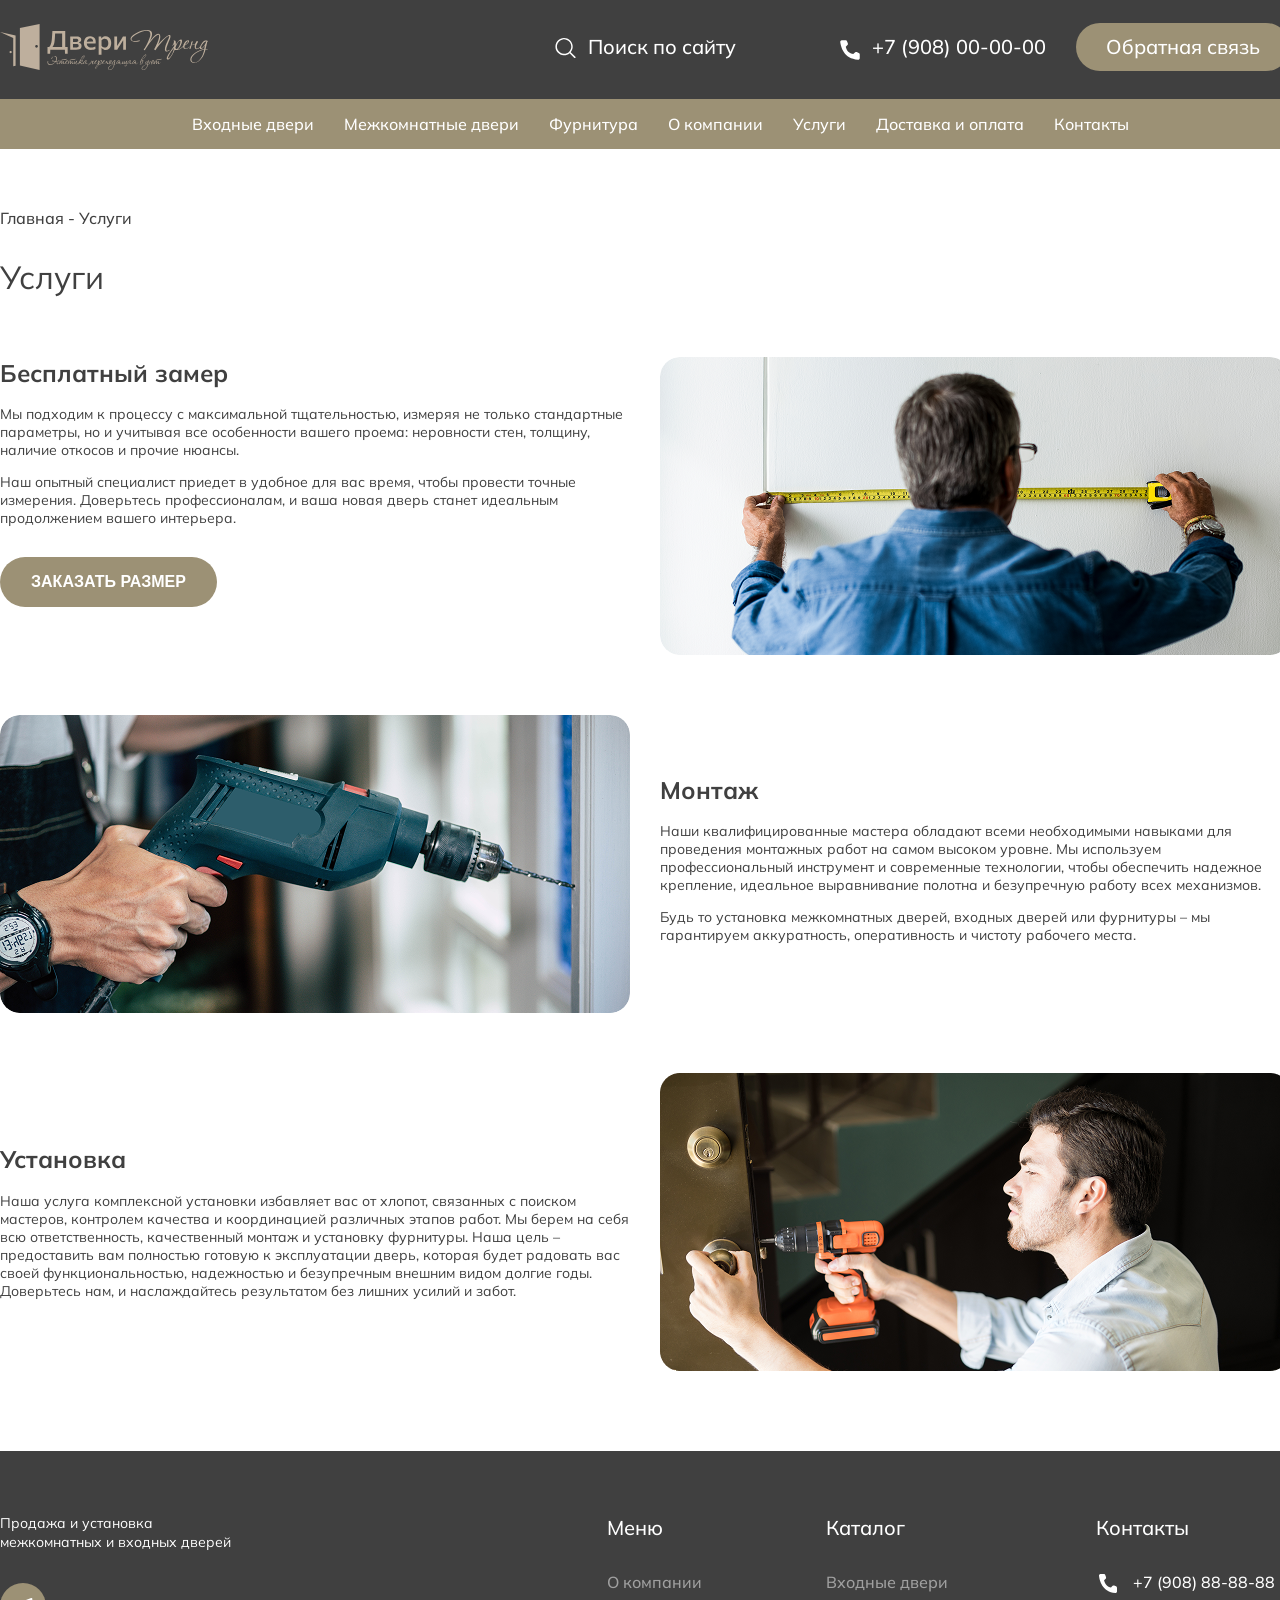
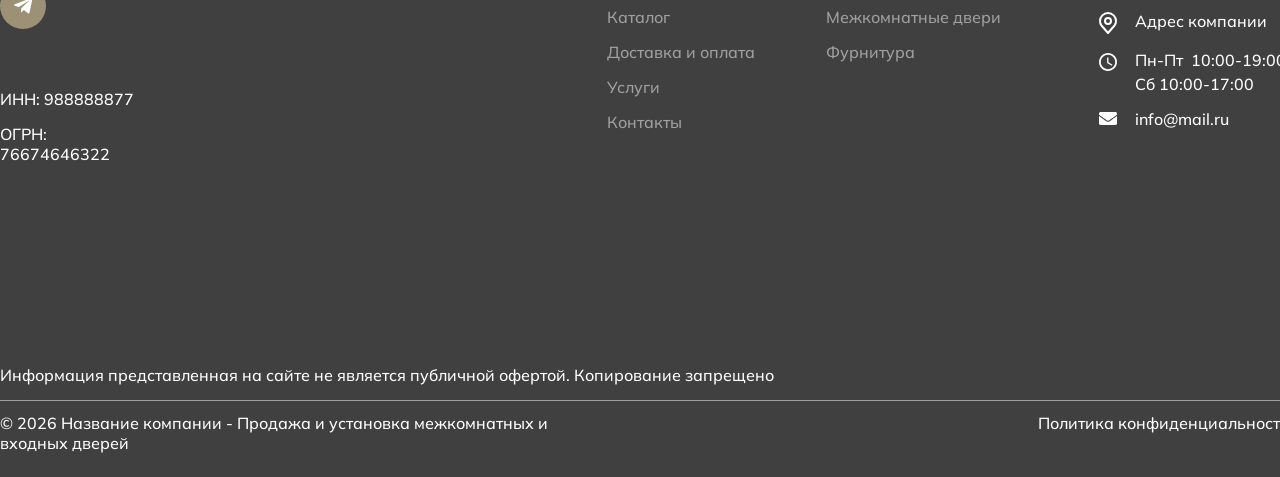
<file: services.html>
<!DOCTYPE html>
<html lang="ru">

<head>
  <meta charset="UTF-8">
  <meta http-equiv="X-UA-Compatible" content="IE=edge">
  <meta name="viewport" content="width=device-width, initial-scale=1.0">
  <title>Document</title>
  <link rel="stylesheet" href="style/style.css">
  <link rel="stylesheet" href="./style/swiper-bundle.min.css">
</head>

<body>
  <header class="header">
    <div class="header__top">
      <div class="container">
        <a class="header__logo" href="/" aria-label="На главную">
          <img class="header__logo-image" src="./assets/imgs/header/logo.svg" alt="">
          <span class="header__tagline">Эстетика, переходящая в уют</span>
        </a>
        <a class="header-link" href="#" aria-label="Поиск по сайту">
            <span class="header__search-icon-slot" aria-hidden="true">
              <svg width="24" height="23" viewBox="0 0 24 23" fill="none" xmlns="http://www.w3.org/2000/svg">
                <path
                  d="M21.3833 20.3334L16.7052 15.6616H16.6548C18.0967 13.9637 18.8254 11.7748 18.6883 9.5527C18.5513 7.33062 17.5593 5.24752 15.9197 3.73914C14.28 2.23077 12.1199 1.41397 9.89113 1.4596C7.66234 1.50524 5.53754 2.40977 3.96122 3.98399C2.3849 5.55821 1.47915 7.68017 1.43346 9.90599C1.38776 12.1318 2.20565 14.2891 3.71604 15.9265C5.22643 17.5639 7.31231 18.5547 9.53736 18.6915C11.7624 18.8283 13.9542 18.1006 15.6544 16.6606C15.6544 16.6606 15.6544 16.6966 15.6544 16.7109L20.3325 21.3828C20.3994 21.4502 20.479 21.5036 20.5667 21.5401C20.6544 21.5766 20.7485 21.5954 20.8435 21.5954C20.9385 21.5954 21.0326 21.5766 21.1203 21.5401C21.208 21.5036 21.2876 21.4502 21.3545 21.3828C21.4283 21.3176 21.4879 21.2379 21.5295 21.1487C21.5712 21.0595 21.5941 20.9627 21.5968 20.8644C21.5995 20.766 21.582 20.6681 21.5452 20.5768C21.5085 20.4854 21.4534 20.4026 21.3833 20.3334ZM10.0766 17.25C8.65318 17.25 7.26169 16.8285 6.07814 16.0387C4.89458 15.2489 3.97211 14.1264 3.42738 12.813C2.88265 11.4997 2.74012 10.0545 3.01782 8.66029C3.29553 7.26605 3.98098 5.98536 4.98751 4.98017C5.99405 3.97498 7.27645 3.29044 8.67255 3.0131C10.0686 2.73577 11.5157 2.87811 12.8308 3.42211C14.1459 3.96612 15.27 4.88736 16.0608 6.06934C16.8516 7.25132 17.2737 8.64095 17.2737 10.0625C17.2737 11.0064 17.0876 11.941 16.7259 12.813C16.3642 13.6851 15.8341 14.4774 15.1657 15.1448C14.4974 15.8122 13.704 16.3417 12.8308 16.7029C11.9576 17.0641 11.0218 17.25 10.0766 17.25Z"
                  fill="white" />
              </svg>
            </span>
            <span class="header__search-text">Поиск по сайту</span>
          </a>
          <div class="header__top-content">
          <a class="header-link header-link--phone" href="tel:+79080000000" aria-label="Позвонить +7 (908) 00-00-00">
            <svg width="24" height="24" viewBox="0 0 24 24" fill="none" xmlns="http://www.w3.org/2000/svg">
              <path
                d="M15.2477 16.11L16.9277 14.43C17.154 14.2065 17.4403 14.0536 17.7518 13.9897C18.0634 13.9257 18.3867 13.9537 18.6827 14.07L20.7302 14.8875C21.0293 15.0089 21.2858 15.2161 21.4673 15.4831C21.6488 15.75 21.7473 16.0647 21.7502 16.3875V20.1375C21.7485 20.3571 21.7023 20.574 21.6145 20.7753C21.5267 20.9766 21.3991 21.158 21.2393 21.3087C21.0796 21.4593 20.891 21.5761 20.6849 21.6519C20.4788 21.7278 20.2595 21.7611 20.0402 21.75C5.69272 20.8575 2.79772 8.7075 2.25022 4.0575C2.22481 3.82915 2.24803 3.59801 2.31836 3.37928C2.38869 3.16055 2.50453 2.95919 2.65827 2.78845C2.81201 2.61771 3.00016 2.48145 3.21034 2.38865C3.42052 2.29584 3.64797 2.24859 3.87772 2.25H7.50022C7.82348 2.25096 8.13906 2.3486 8.40637 2.53037C8.67368 2.71214 8.8805 2.96973 9.00022 3.27L9.81772 5.3175C9.93791 5.6123 9.96858 5.93598 9.90588 6.24811C9.84319 6.56024 9.68992 6.84697 9.46522 7.0725L7.78522 8.7525C7.78522 8.7525 8.75272 15.3 15.2477 16.11Z"
                fill="white" />
            </svg>
            <span class="header__search-text">+7 (908) 00-00-00</span>
          </a>
          <button class="header__callback-button" type="button">Обратная связь</button>
          <button class="header__menu-toggle" type="button" aria-label="Открыть меню" aria-expanded="false"
            aria-controls="header-mobile-nav" data-nav-toggle>
            <svg width="24" height="18" viewBox="0 0 24 18" fill="none" xmlns="http://www.w3.org/2000/svg"
              aria-hidden="true">
              <path d="M0 1.5H24M0 9H24M0 16.5H24" stroke="currentColor" stroke-width="2" />
            </svg>
          </button>
        </div>
      </div>
    </div>
    <div class="header__bottom">
      <div class="container">
        <nav class="header__bottom-inner" aria-label="Навигация по сайту">
          <a class="nav-item" href="#">Входные двери</a>
          <a class="nav-item" href="#">Межкомнатные двери</a>
          <a class="nav-item" href="#">Фурнитура</a>
          <a class="nav-item" href="#">О компании</a>
          <a class="nav-item" href="#">Услуги</a>
          <a class="nav-item" href="#">Доставка и оплата</a>
          <a class="nav-item" href="#">Контакты</a>
        </nav>
      </div>
    </div>
  </header>

  <div class="header__nav-backdrop" data-nav-backdrop aria-hidden="true"></div>
  <nav class="header__mobile-nav" id="header-mobile-nav" aria-label="Мобильное меню" data-mobile-nav aria-hidden="true"
    inert>
    <div class="header__mobile-nav-inner">
      <a class="nav-item" href="#">Входные двери</a>
      <a class="nav-item" href="#">Межкомнатные двери</a>
      <a class="nav-item" href="#">Фурнитура</a>
      <a class="nav-item" href="#">О компании</a>
      <a class="nav-item" href="#">Услуги</a>
      <a class="nav-item" href="#">Доставка и оплата</a>
      <a class="nav-item" href="#">Контакты</a>
      <a class="header__mobile-nav-phone nav-item" href="tel:+79080000000">+7 (908) 00-00-00</a>
    </div>
  </nav>

  <main class="services-page">
    <div class="container">
      <nav class="bread-crumbs" aria-label="Хлебные крошки">
        <a href="/">Главная</a>
        <span class="bread-crumbs__sep" aria-hidden="true"> - </span>
        <span class="bread-crumbs__current" aria-current="page">Услуги</span>
      </nav>
      <h1 class="services-page__title">Услуги</h1>
      <section class=" services-row-container" aria-labelledby="measure-heading">
        <div class=" services-row">
          <div class="services-page__measure-content">
            <h2 id="measure-heading" class="services-page__measure-title">Бесплатный замер</h2>
            <div class="services-page__measure-text">
              <p>Мы подходим к процессу с максимальной тщательностью, измеряя не только стандартные параметры, но и
                учитывая все особенности вашего проема: неровности стен, толщину, наличие откосов и прочие нюансы.</p>

              <p>Наш опытный специалист приедет в удобное для вас время, чтобы провести точные измерения. Доверьтесь
                профессионалам, и ваша новая дверь станет идеальным продолжением вашего интерьера.</p>
            </div>
            <button type="button" class="services-page__measure-btn">Заказать размер</button>
          </div>
          <img class="services-page__measure-img" src="./assets/imgs/services/rectangle-13.png" width="630" height="298"
            alt="Замер дверного проёма" loading="lazy" decoding="async" />
        </div>
      </section>

      <section class=" services-row-container" aria-labelledby="mount-heading">
        <div class=" services-row">
          <div class="services-page__panel-content">
            <h2 id="mount-heading" class="services-page__panel-title">Монтаж</h2>
            <div class="services-page__panel-text">
              <p>Наши квалифицированные мастера обладают всеми необходимыми навыками для проведения монтажных работ на
                самом высоком уровне. Мы используем профессиональный инструмент и современные технологии, чтобы
                обеспечить надежное крепление, идеальное выравнивание полотна и безупречную работу всех механизмов.</p>

              <p>Будь то установка межкомнатных дверей, входных дверей или фурнитуры – мы гарантируем аккуратность,
                оперативность и чистоту рабочего места.</p>
            </div>
          </div>
          <img class="services-page__panel-img" src="./assets/imgs/services/rectangle-14.png" width="630" height="298"
            alt="Монтаж двери" loading="lazy" decoding="async" />
        </div>
      </section>

      <section class=" services-row-container" aria-labelledby="install-heading">
        <div class=" services-row">
          <div class="services-page__install-content">
            <h2 id="install-heading" class="services-page__install-title">Установка</h2>
            <div class="services-page__install-text">
              <p>Наша услуга комплексной установки избавляет вас от хлопот, связанных с поиском мастеров, контролем
                качества и координацией различных этапов работ. Мы берем на себя всю ответственность, качественный
                монтаж и установку фурнитуры. Наша цель – предоставить вам полностью готовую к эксплуатации дверь,
                которая будет радовать вас своей функциональностью, надежностью и безупречным внешним видом долгие годы.
                Доверьтесь нам, и наслаждайтесь результатом без лишних усилий и забот.</p>
            </div>
          </div>
          <img class="services-page__install-img" src="./assets/imgs/services/rectangle-100.png" alt="Установка двери"
            loading="lazy" decoding="async" />
        </div>
      </section>
    </div>
  </main>

  <footer class="footer">
    <div class="container">
      <div class="footer__main">
        <div class="footer__brand">
          <div class="footer__description">
            <p class="footer__description-text">Продажа и установка<br>межкомнатных и входных дверей</p>
          </div>
          <div class="footer__badge" aria-hidden="true">
            <svg width="19" height="16" viewBox="0 0 19 16" fill="none" xmlns="http://www.w3.org/2000/svg">
              <path
                d="M18.321 1.40276L15.5484 14.4785C15.3392 15.4014 14.7937 15.6311 14.0185 15.1963L9.79386 12.0832L7.75539 14.0438C7.5298 14.2694 7.34113 14.458 6.90636 14.458L7.20988 10.1555L15.0398 3.0803C15.3802 2.77678 14.9659 2.60862 14.5107 2.91213L4.83097 9.00706L0.663783 7.70276C-0.242662 7.41975 -0.259068 6.79631 0.852455 6.36155L17.1521 0.0820558C17.9068 -0.200952 18.5671 0.25022 18.321 1.40276V1.40276Z"
                fill="white" />
            </svg>
          </div>
          <div class="footer__details">
            <span class="footer__details-text">ИНН: 988888877</span>
            <span class="footer__details-text">ОГРН: 76674646322</span>
          </div>
        </div>

        <div class="footer__columns">
          <div class="footer__menu">
            <p class="footer__menu-title">Меню</p>
            <nav class="footer__menu-inner" aria-label="Меню">
              <a class="footer__menu-text" href="#">О компании</a>
              <a class="footer__menu-text" href="#">Каталог</a>
              <a class="footer__menu-text" href="#">Доставка и оплата</a>
              <a class="footer__menu-text" href="#">Услуги</a>
              <a class="footer__menu-text" href="#">Контакты</a>
            </nav>
          </div>

          <div class="footer__catalog">
            <p class="footer__catalog-title">Каталог</p>
            <nav class="footer__catalog-inner" aria-label="Каталог">
              <a class="footer__catalog-text" href="#">Входные двери</a>
              <a class="footer__catalog-text" href="#">Межкомнатные двери</a>
              <a class="footer__catalog-text" href="#">Фурнитура</a>
            </nav>
          </div>

          <div class="footer__contacts">
            <p class="footer__contacts-title">Контакты</p>
            <div class="footer__contacts-list">
              <a class="footer__contact-item footer__contact-item--phone" href="tel:+79088888888"
                aria-label="Позвонить +7 (908) 88-88-88">
                <span class="footer__contact-icon footer__contact-icon--phone" aria-hidden="true">
                  <svg width="22" height="24" viewBox="0 0 22 24" fill="none" xmlns="http://www.w3.org/2000/svg">
                    <path
                      d="M15.0008 15.5032L16.5507 13.8664C16.7595 13.6487 17.0236 13.4997 17.3111 13.4374C17.5985 13.3752 17.8968 13.4024 18.1699 13.5157L20.0589 14.3121C20.3349 14.4304 20.5715 14.6323 20.739 14.8924C20.9065 15.1525 20.9973 15.459 21 15.7735V19.427C20.9984 19.6409 20.9558 19.8523 20.8748 20.0484C20.7938 20.2445 20.6761 20.4212 20.5287 20.568C20.3813 20.7148 20.2073 20.8285 20.0171 20.9024C19.827 20.9763 19.6247 21.0088 19.4223 20.998C6.18528 20.1284 3.51434 8.29127 3.00922 3.76099C2.98577 3.53852 3.00719 3.31333 3.07208 3.10024C3.13696 2.88714 3.24384 2.69096 3.38568 2.52462C3.52752 2.35827 3.70111 2.22552 3.89502 2.13511C4.08894 2.04469 4.29878 1.99866 4.51075 2.00003H7.85289C8.15113 2.00096 8.44228 2.09609 8.6889 2.27318C8.93553 2.45027 9.12634 2.70123 9.23679 2.99377L9.99102 4.98855C10.1019 5.27576 10.1302 5.59111 10.0724 5.8952C10.0145 6.19929 9.87312 6.47864 9.66581 6.69836L8.11583 8.33511C8.11583 8.33511 9.00845 14.714 15.0008 15.5032Z"
                      fill="white" />
                  </svg>
                </span>
                <span class="footer__contact-text">+7 (908) 88-88-88</span>
              </a>
              <div class="footer__contact-item footer__contact-item--address">
                <span class="footer__contact-icon footer__contact-icon--address" aria-hidden="true">
                  <svg width="24" height="24" viewBox="0 0 24 24" fill="none" xmlns="http://www.w3.org/2000/svg">
                    <path
                      d="M12 13C13.6569 13 15 11.6569 15 10C15 8.34315 13.6569 7 12 7C10.3431 7 9 8.34315 9 10C9 11.6569 10.3431 13 12 13Z"
                      stroke="white" stroke-width="2" stroke-linecap="round" stroke-linejoin="round" />
                    <path
                      d="M12 2C9.87827 2 7.84344 2.84285 6.34315 4.34315C4.84285 5.84344 4 7.87827 4 10C4 11.892 4.402 13.13 5.5 14.5L12 22L18.5 14.5C19.598 13.13 20 11.892 20 10C20 7.87827 19.1571 5.84344 17.6569 4.34315C16.1566 2.84285 14.1217 2 12 2V2Z"
                      stroke="white" stroke-width="2" stroke-linecap="round" stroke-linejoin="round" />
                  </svg>
                </span>
                <span class="footer__contact-text">Адрес компании</span>
              </div>
              <div class="footer__contact-item footer__contact-item--time">
                <span class="footer__contact-icon footer__contact-icon--time" aria-hidden="true">
                  <svg width="24" height="24" viewBox="0 0 24 24" fill="none" xmlns="http://www.w3.org/2000/svg">
                    <path
                      d="M12 19.2C13.9096 19.2 15.7409 18.4414 17.0912 17.0912C18.4414 15.7409 19.2 13.9096 19.2 12C19.2 10.0904 18.4414 8.25909 17.0912 6.90883C15.7409 5.55857 13.9096 4.8 12 4.8C10.0904 4.8 8.25909 5.55857 6.90883 6.90883C5.55857 8.25909 4.8 10.0904 4.8 12C4.8 13.9096 5.55857 15.7409 6.90883 17.0912C8.25909 18.4414 10.0904 19.2 12 19.2ZM12 3C13.1819 3 14.3522 3.23279 15.4442 3.68508C16.5361 4.13738 17.5282 4.80031 18.364 5.63604C19.1997 6.47177 19.8626 7.46392 20.3149 8.55585C20.7672 9.64778 21 10.8181 21 12C21 14.3869 20.0518 16.6761 18.364 18.364C16.6761 20.0518 14.3869 21 12 21C7.023 21 3 16.95 3 12C3 9.61305 3.94821 7.32387 5.63604 5.63604C7.32387 3.94821 9.61305 3 12 3M12.45 7.5V12.225L16.5 14.628L15.825 15.735L11.1 12.9V7.5H12.45Z"
                      fill="white" />
                  </svg>
                </span>
                <div class="footer__contact-time">
                  <span class="footer__contact-time-line">Пн-Пт&nbsp;&nbsp;10:00-19:00;</span>
                  <span class="footer__contact-time-line">Сб 10:00-17:00</span>
                </div>
              </div>
              <a class="footer__contact-item footer__contact-item--mail" href="mailto:info@mail.ru"
                aria-label="Написать на info@mail.ru">
                <span class="footer__contact-icon footer__contact-icon--mail" aria-hidden="true">
                  <svg width="24" height="19" viewBox="0 0 24 19" fill="none" xmlns="http://www.w3.org/2000/svg">
                    <path
                      d="M20.6484 7.29948C20.7188 7.23177 20.7891 7.22049 20.8594 7.26562C20.9531 7.31076 21 7.37847 21 7.46875V14.375C21 14.8264 20.8359 15.2101 20.5078 15.526C20.1797 15.842 19.7812 16 19.3125 16H4.6875C4.21875 16 3.82031 15.842 3.49219 15.526C3.16406 15.2101 3 14.8264 3 14.375V7.46875C3 7.37847 3.03516 7.32205 3.10547 7.29948C3.19922 7.25434 3.28125 7.25434 3.35156 7.29948C4.125 7.86372 5.92969 9.13889 8.76562 11.125C8.8125 11.1701 8.96484 11.2943 9.22266 11.4974C9.50391 11.7005 9.72656 11.8585 9.89062 11.9714C10.0547 12.0616 10.2656 12.1858 10.5234 12.3437C10.7812 12.4792 11.0273 12.5807 11.2617 12.6484C11.5195 12.7161 11.7656 12.75 12 12.75C12.2109 12.75 12.4219 12.7274 12.6328 12.6823C12.8438 12.6146 13.043 12.5469 13.2305 12.4792C13.418 12.3889 13.6172 12.276 13.8281 12.1406C14.0391 12.0052 14.2148 11.8924 14.3555 11.8021C14.4961 11.6892 14.6602 11.5651 14.8477 11.4297C15.0352 11.2943 15.1641 11.1927 15.2344 11.125C18 9.2066 19.8047 7.93142 20.6484 7.29948ZM12 11.6667C11.8125 11.6667 11.5781 11.6102 11.2969 11.4974C11.0391 11.362 10.8281 11.2491 10.6641 11.1589C10.5 11.046 10.2539 10.8767 9.92578 10.651C9.62109 10.4028 9.45703 10.2786 9.43359 10.2786C6.57422 8.26997 4.53516 6.81424 3.31641 5.91146C3.10547 5.75347 3 5.53906 3 5.26823V4.625C3 4.17361 3.16406 3.78993 3.49219 3.47396C3.82031 3.15799 4.21875 3 4.6875 3H19.3125C19.7812 3 20.1797 3.15799 20.5078 3.47396C20.8359 3.78993 21 4.17361 21 4.625V5.26823C21 5.53906 20.8945 5.75347 20.6836 5.91146C19.5352 6.7691 17.4961 8.22483 14.5664 10.2786C14.543 10.2786 14.3672 10.4028 14.0391 10.651C13.7344 10.8767 13.5 11.046 13.3359 11.1589C13.1719 11.2491 12.9492 11.362 12.668 11.4974C12.4102 11.6102 12.1875 11.6667 12 11.6667Z"
                      fill="white" />
                  </svg>
                </span>
                <span class="footer__contact-text">info@mail.ru</span>
              </a>
            </div>
          </div>
        </div>
      </div>

      <p class="footer__notice">Информация представленная на сайте не является публичной офертой. Копирование запрещено
      </p>
      <div class="footer__divider" aria-hidden="true"></div>
      <div class="footer__legal">
        <p class="footer__copyright">© 2026 Название компании - Продажа и установка межкомнатных и входных дверей</p>
        <a class="footer__policy" href="#">Политика конфиденциальности</a>
      </div>
    </div>
  </footer>

  <script src="js/swiper-bundle.min.js"></script>
  <script src="js/sliders.js"></script>
  <script src="js/app.js"></script>
</body>

</html>
</file>
<file: style/style.css>
@import url("https://fonts.googleapis.com/css2?family=Mulish:ital,wght@0,200..1000;1,200..1000&family=Poppins:ital,wght@0,100;0,200;0,300;0,400;0,500;0,600;0,700;0,800;0,900;1,100;1,200;1,300;1,400;1,500;1,600;1,700;1,800;1,900&family=Raleway:ital,wght@0,100..900;1,100..900&family=Roboto:ital,wght@0,100..900;1,100..900&display=swap");
* {
  margin: 0;
  padding: 0;
  box-sizing: border-box;
  text-decoration: none;
  border: none;
  outline: none;
}

body,
html {
  background-color: #f3f3f3;
  max-width: 100%;
  overflow-x: hidden;
}

h1 {
  font-family: "Mulish", sans-serif;
  font-weight: 400;
  font-size: 32px;
  line-height: 120%;
  text-align: center;
  color: #404040;
}

p {
  font-family: "Mulish", sans-serif;
  font-weight: 500;
  font-size: 16px;
  color: #404040;
}

.h2-heading {
  font-family: "Mulish", sans-serif;
  font-weight: 600;
  font-size: 40px;
  text-transform: uppercase;
}

.h3-heading {
  font-family: "Mulish", sans-serif;
  font-weight: 500;
  font-size: 20px;
  line-height: 140%;
  text-align: center;
}

.regular-text {
  font-family: "Mulish", sans-serif;
  font-weight: 500;
  font-size: 20px;
  line-height: 140%;
}

.container {
  width: 1290px;
  margin: auto;
}

.visually-hidden {
  position: absolute;
  width: 1px;
  height: 1px;
  padding: 0;
  margin: -1px;
  overflow: hidden;
  clip: rect(0, 0, 0, 0);
  white-space: nowrap;
  border: 0;
}

.bread-crumbs {
  font-family: "Mulish", sans-serif;
  font-weight: 500;
  font-size: 16px;
  line-height: 1.2;
  color: #404040;
  text-align: left;
  margin-bottom: 30px;
}
.bread-crumbs a {
  color: inherit;
  text-decoration: none;
}
.bread-crumbs a:hover {
  text-decoration: underline;
}
.bread-crumbs__current {
  color: inherit;
}

.page-delivery {
  background: #fff;
  padding-top: 30px;
  padding-bottom: 80px;
}
.page-delivery__intro {
  display: flex;
  flex-direction: column;
  align-items: flex-start;
  gap: 30px;
}
.page-delivery__title {
  margin: 0;
  font-family: "Mulish", sans-serif;
  font-weight: 400;
  font-size: 32px;
  line-height: 1.2;
  text-align: left;
  color: #404040;
}
.page-delivery__cards {
  display: flex;
  flex-wrap: wrap;
  gap: 30px;
  margin-top: 60px;
}

.info-card {
  flex: 1 1 280px;
  min-width: 0;
  background: #ebebeb;
  border-radius: 18px;
  padding: 28px 32px;
}

.info-card--delivery,
.info-card--payment {
  display: flex;
  flex-direction: column;
  align-items: flex-start;
  padding: 30px;
}
.info-card--delivery .info-card__icon,
.info-card--payment .info-card__icon {
  flex-shrink: 0;
  width: 70px;
  height: 70px;
  border-radius: 100px;
  background: #fff;
  display: flex;
  align-items: center;
  justify-content: center;
}
.info-card--delivery .info-card__icon svg,
.info-card--payment .info-card__icon svg {
  display: block;
}
.info-card--delivery .info-card__title,
.info-card--payment .info-card__title {
  margin: 15px 0 0;
  font-family: "Mulish", sans-serif;
  font-weight: 700;
  font-size: 24px;
  line-height: 1.4;
  color: #404040;
}
.info-card--delivery .info-card__text,
.info-card--payment .info-card__text {
  margin: 0;
  font-family: "Mulish", sans-serif;
  font-weight: 500;
  font-size: 20px;
  line-height: 1.4;
  color: #404040;
}
.info-card--delivery .info-card__text:first-of-type,
.info-card--payment .info-card__text:first-of-type {
  margin-top: 15px;
}
.info-card--delivery .info-card__text + .info-card__text,
.info-card--payment .info-card__text + .info-card__text {
  margin-top: 12px;
}
.info-card--delivery .info-card__list,
.info-card--payment .info-card__list {
  margin: 12px 0 0;
  padding-left: 1.35em;
  list-style: disc outside;
  font-family: "Mulish", sans-serif;
  font-weight: 500;
  font-size: 20px;
  line-height: 1.4;
  color: #404040;
}
.info-card--delivery .info-card__list li,
.info-card--payment .info-card__list li {
  list-style: disc outside;
  padding-left: 0.35em;
}
.info-card--delivery .info-card__list li + li,
.info-card--payment .info-card__list li + li {
  margin-top: 12px;
}

.breadcrumbs__list {
  display: flex;
  flex-wrap: wrap;
  align-items: center;
  list-style: none;
  margin: 0;
  padding: 0;
}
.breadcrumbs__item {
  font-family: "Mulish", sans-serif;
  font-weight: 500;
  font-size: 16px;
  line-height: 1.2;
  color: #404040;
}
.breadcrumbs__item:not(:last-child)::after {
  content: " - ";
}
.breadcrumbs__link {
  color: inherit;
  text-decoration: none;
}
.breadcrumbs__current {
  color: inherit;
}

.page-main:has(.about-page) {
  width: 100%;
  background-color: #f3f3f3;
  padding: 30px 0 80px;
}

.about-page__body {
  margin-top: 30px;
}
.about-page .page-title {
  font-family: "Mulish", sans-serif;
  font-weight: 400;
  font-size: 32px;
  line-height: 1.2;
  color: #404040;
  margin: 0 0 30px;
  text-align: left;
}
.about-page__columns {
  display: grid;
  grid-template-columns: 1fr 1fr;
  gap: 30px;
  align-items: start;
}
.about-page__content {
  font-family: "Mulish", sans-serif;
  font-weight: 400;
  font-size: 14px;
  line-height: 1.5;
  color: #404040;
}
.about-page__content p {
  margin: 0 0 1em;
}
.about-page__content p:last-of-type {
  margin-bottom: 0;
}
.about-page__feedback {
  margin-top: 30px;
  box-sizing: border-box;
  width: 209px;
  padding: 10px 30px;
  border: none;
  border-radius: 100px;
  background: #9c9175;
  cursor: pointer;
  font-family: "Mulish", sans-serif;
  font-weight: 700;
  font-size: 16px;
  text-transform: uppercase;
  text-align: center;
  color: #fff;
}
.about-page__lead {
  font-weight: 400;
}
.about-page__subheading {
  font-weight: 400;
  margin-top: 0.25em;
}
.about-page__list {
  list-style: disc outside;
  padding-left: 1.5em;
  margin: 0 0 1em;
}
.about-page__list li {
  list-style: disc outside;
  display: list-item;
  margin-bottom: 0.5em;
}
.about-page__list li:last-child {
  margin-bottom: 0;
}
.about-page__figure {
  margin: 0;
}
.about-page__image {
  width: 100%;
  max-width: 630px;
  height: auto;
  display: block;
}

@media (max-width: 991px) {
  .about-page__columns {
    grid-template-columns: 1fr;
  }
}
.advantages {
  margin-top: 80px;
}
.advantages__title {
  font-family: "Mulish", sans-serif;
  font-weight: 600;
  font-size: 40px;
  text-transform: uppercase;
  text-align: center;
  color: #404040;
}
.advantages__grid {
  margin-top: 60px;
  display: grid;
  grid-template-columns: repeat(4, 300px);
  gap: 30px;
  justify-content: center;
  padding: 0;
  list-style: none;
}
.advantages__item {
  min-width: 0;
  list-style: none;
}
.advantages__card {
  box-sizing: border-box;
  width: 300px;
  height: 262px;
  padding: 30px;
  border-radius: 20px;
  background: #ebebeb;
  display: flex;
  flex-direction: column;
  align-items: center;
}
.advantages__icon-wrap {
  flex-shrink: 0;
  width: 70px;
  height: 70px;
  border-radius: 100px;
  background: #fff;
  display: flex;
  align-items: center;
  justify-content: center;
  margin-bottom: 30px;
}
.advantages__icon-wrap svg {
  display: block;
}
.advantages__card-text {
  margin: 0;
  font-family: "Mulish", sans-serif;
  font-weight: 700;
  font-size: 24px;
  line-height: 1.4;
  text-align: center;
  color: #404040;
}

@media (max-width: 1290px) {
  .advantages__grid {
    grid-template-columns: repeat(2, 300px);
  }
}
@media (max-width: 660px) {
  .advantages__grid {
    grid-template-columns: 1fr;
  }
  .advantages__card {
    width: 100%;
    max-width: 300px;
    margin-left: auto;
    margin-right: auto;
  }
}
.h2-heading--center {
  text-align: center;
  color: #404040;
}

.footer__badge,
.contacts-page__telegram-badge {
  width: 46px;
  height: 46px;
  flex-shrink: 0;
  border-radius: 50%;
  background: #9c9175;
  display: flex;
  align-items: center;
  justify-content: center;
}
.footer__badge svg,
.contacts-page__telegram-badge svg {
  display: block;
}

.contacts-page {
  font-family: "Mulish", sans-serif;
  color: #404040;
}
.contacts-page__top {
  background: #fff;
  padding-top: 30px;
  padding-bottom: 73px;
}
.contacts-page__title {
  font-weight: 400;
  font-size: 32px;
  line-height: 1.2;
  margin: 0 0 43.5px;
  text-align: left;
}
.contacts-page__details {
  margin: 0;
  display: flex;
  flex-direction: column;
  gap: 12px;
}
.contacts-page__line {
  font-weight: 500;
  font-size: 20px;
  line-height: 1.4;
  margin: 0;
}
.contacts-page__line a {
  color: inherit;
  text-decoration: none;
}
.contacts-page__line a:hover {
  text-decoration: underline;
}
.contacts-page__social {
  margin: 30px 0 0;
}
.contacts-page__telegram {
  display: inline-flex;
  text-decoration: none;
}
.contacts-page__top-inner {
  display: grid;
  grid-template-columns: 1fr 630px;
  gap: 62px;
  align-items: start;
}
.contacts-page__figure {
  margin: 0;
}
.contacts-page__image, .contacts-page__cta-img {
  display: block;
  border-radius: 20px;
  object-fit: cover;
}
.contacts-page__image {
  width: 630px;
  height: 299px;
}
.contacts-page__cta-img {
  width: 410px;
  height: 508px;
  max-width: 100%;
}
.contacts-page__image {
  width: 630px;
  height: 299px;
}
.contacts-page__cta-img {
  width: 410px;
  height: 508px;
  max-width: 100%;
}
@media (max-width: 1200px) {
  .contacts-page__top-inner {
    grid-template-columns: 1fr;
  }
  .contacts-page__image {
    width: 100%;
    max-width: 630px;
    height: auto;
    aspect-ratio: 630/299;
  }
}
.contacts-page__middle {
  width: 100%;
  background: #fff;
  margin-bottom: 0;
  padding-bottom: 0;
}
.contacts-page__map-wrap {
  box-sizing: border-box;
  max-width: 1498px;
  width: 100%;
  margin: 0 auto;
}
.contacts-page__map-frame {
  box-sizing: border-box;
  width: 1498px;
  max-width: 100%;
  height: 481px;
  margin: 0 auto;
  border-radius: 0;
  overflow: hidden;
}
.contacts-page__map-frame iframe {
  display: block;
  width: 100%;
  height: 100%;
  border: 0;
}
.contacts-page__map-placeholder {
  width: 100%;
  height: 100%;
  display: flex;
  align-items: center;
  justify-content: center;
  background: #ebebeb;
  font-weight: 500;
  font-size: 18px;
  opacity: 0.5;
}
.contacts-page__bottom {
  box-sizing: border-box;
  width: 100%;
  margin: 0;
  padding: 60px 0;
  background: #9c9175;
  min-height: 628px;
}
.contacts-page__bottom .contacts-form__layout {
  display: grid;
  grid-template-columns: minmax(0, 1fr) 410px;
  gap: 30px;
  align-items: start;
}
.contacts-page__bottom .contacts-form__main {
  min-width: 0;
}
.contacts-page__bottom .contacts-form__title {
  font-weight: 600;
  font-size: 40px;
  text-transform: uppercase;
  margin: 0 0 30px;
  text-align: left;
}
.contacts-page__bottom .contacts-form__lead {
  box-sizing: border-box;
  min-height: 68px;
  font-weight: 500;
  font-size: 20px;
  line-height: 1.4;
  margin: 0 0 30px;
}
.contacts-page__bottom .contacts-form .contacts-page__cta-figure {
  margin: 0;
  padding: 0;
}
@media (max-width: 1100px) {
  .contacts-page__bottom .contacts-form__layout {
    grid-template-columns: 1fr;
  }
}
.contacts-page__bottom .contacts-form__row {
  display: flex;
  flex-wrap: wrap;
  gap: 30px;
  align-items: center;
  margin-bottom: 30px;
}
.contacts-page__bottom .contacts-form__input, .contacts-page__bottom .contacts-form__textarea, .contacts-page__bottom .contacts-form__consent-text {
  font-family: "Mulish", sans-serif;
  font-weight: 500;
  font-size: 16px;
  color: #404040;
}
.contacts-page__bottom .contacts-form__input::placeholder, .contacts-page__bottom .contacts-form__textarea::placeholder {
  color: #404040;
  opacity: 0.7;
}
.contacts-page__bottom .contacts-form__input {
  box-sizing: border-box;
  border: none;
  background: #ebebeb;
  padding: 0 15px;
  line-height: 50px;
}
.contacts-page__bottom .contacts-form__input--name {
  width: 190px;
  height: 50px;
  border-radius: 100px;
}
.contacts-page__bottom .contacts-form__input--email, .contacts-page__bottom .contacts-form__input--phone {
  width: 300px;
  height: 50px;
  border-radius: 100px;
}
.contacts-page__bottom .contacts-form__field--comment {
  margin-bottom: 30px;
}
.contacts-page__bottom .contacts-form__textarea {
  box-sizing: border-box;
  width: 850px;
  max-width: 100%;
  height: 100px;
  padding: 0 15px;
  border-radius: 20px;
  background: #ebebeb;
  border: none;
  resize: none;
  line-height: 1.4;
}
.contacts-page__bottom .contacts-form__actions {
  display: flex;
  flex-direction: column;
  align-items: flex-start;
  gap: 30px;
}
.contacts-page__bottom .contacts-form__submit {
  box-sizing: border-box;
  display: inline-flex;
  flex-shrink: 0;
  align-items: center;
  justify-content: center;
  width: 231px;
  height: 50px;
  padding: 10px 30px;
  border-radius: 100px;
  background: #404040;
  font-weight: 700;
  font-size: 16px;
  line-height: 1;
  text-transform: uppercase;
  text-align: center;
  color: #fff;
  cursor: pointer;
}
.contacts-page__bottom .contacts-form__consent {
  display: flex;
  align-items: flex-start;
  gap: 10px;
  margin: 0;
  max-width: min(100%, 850px);
  cursor: pointer;
}
.contacts-page__bottom .contacts-form__checkbox {
  box-sizing: border-box;
  flex-shrink: 0;
  width: 22px;
  height: 23px;
  margin: 0;
  cursor: pointer;
  accent-color: #404040;
}
.contacts-page__bottom .contacts-form__consent-text {
  line-height: 1.4;
}

.header .header__top {
  background: #404040;
  padding: 23px 0 28px;
}
.header .header__top .container {
  display: grid;
  grid-template-columns: minmax(0, 1fr) auto minmax(0, 1fr);
  align-items: center;
  column-gap: 20px;
}
.header .header__logo {
  width: 208px;
  justify-self: start;
  position: relative;
  display: flex;
  flex-direction: column;
  align-items: flex-start;
  gap: 4px;
}
.header .header__logo img {
  width: 100%;
}
.header .header__tagline {
  display: none;
  font-family: "Mulish", sans-serif;
  font-weight: 400;
  font-size: 11px;
  line-height: 1.25;
  color: rgba(255, 255, 255, 0.85);
  max-width: 12rem;
}
.header .header__menu-toggle {
  display: none;
  align-items: center;
  justify-content: center;
  width: 44px;
  height: 44px;
  margin: 0;
  padding: 0;
  background: transparent;
  color: #fff;
  cursor: pointer;
  flex-shrink: 0;
}
.header .header__menu-toggle svg {
  display: block;
}
.header .header__top .container > .header-link {
  justify-self: center;
}
.header .header__top-content {
  justify-self: end;
  display: flex;
  align-items: center;
  gap: 30px;
}
.header .header-link {
  display: flex;
  align-items: center;
  gap: 10px;
}
.header .header-link svg {
  width: 24px;
  height: 24px;
  margin-top: 5px;
}
.header .header-link .header__search-text {
  font-family: "Mulish", sans-serif;
  font-weight: 500;
  font-size: 20px;
  line-height: 100%;
  text-align: center;
  color: #fff;
}
.header .header__callback-button {
  font-family: "Mulish", sans-serif;
  font-weight: 500;
  font-size: 20px;
  line-height: 140%;
  text-align: center;
  color: #fff;
  border-radius: 100px;
  padding: 10px 30px;
  background: #9c9175;
}
.header .header__bottom {
  background: #9c9175;
  padding: 15px;
}
.header .header__bottom .container {
  display: flex;
  align-items: center;
  justify-content: center;
}
.header .header__bottom nav {
  display: flex;
  align-items: center;
  gap: 30px;
}

.nav-item {
  font-family: "Mulish", sans-serif;
  font-weight: 500;
  font-size: 16px;
  text-align: center;
  color: #fff;
}

.header__nav-backdrop {
  display: none;
  position: fixed;
  inset: 0;
  z-index: 998;
  background: rgba(0, 0, 0, 0.45);
  opacity: 0;
  transition: opacity 0.25s ease;
  pointer-events: none;
}
.header__nav-backdrop.header__nav-backdrop--open {
  opacity: 1;
  pointer-events: auto;
}

.header__mobile-nav {
  display: block;
  position: fixed;
  top: 0;
  right: 0;
  z-index: 999;
  width: min(300px, 86vw);
  height: 100%;
  max-height: 100dvh;
  margin: 0;
  padding: 88px 24px 32px;
  background: #383838;
  box-shadow: -8px 0 24px rgba(0, 0, 0, 0.2);
  transform: translateX(100%);
  visibility: hidden;
  transition: transform 0.28s ease, visibility 0.28s;
  overflow-y: auto;
  box-sizing: border-box;
}
.header__mobile-nav.header__mobile-nav--open {
  transform: translateX(0);
  visibility: visible;
}

.header__mobile-nav-inner {
  display: flex;
  flex-direction: column;
  align-items: stretch;
  gap: 8px;
}
.header__mobile-nav-inner .nav-item {
  text-align: left;
  padding: 12px 0;
  border-bottom: 1px solid rgba(255, 255, 255, 0.12);
}
.header__mobile-nav-inner .header__mobile-nav-phone {
  margin-top: 12px;
  border-bottom: none;
  font-weight: 600;
}

body.nav-open {
  overflow: hidden;
}

.footer {
  font-family: "Mulish", sans-serif;
  background: #404040;
  color: #fff;
  padding: 63px 0 24px;
}
.footer .container {
  display: flex;
  flex-direction: column;
}
.footer .footer__brand {
  display: flex;
  flex-direction: column;
  align-items: flex-start;
}
.footer .footer__description-text {
  font-weight: 400;
  font-size: 14px;
  line-height: 1.4;
  color: #fff;
  margin: 0;
}
.footer .footer__badge {
  margin-top: 30px;
}
.footer .footer__details {
  margin-top: 60px;
  display: flex;
  flex-direction: column;
  gap: 15px;
  width: 158px;
  min-height: 55px;
}
.footer .footer__details-text,
.footer .footer__contact-text,
.footer .footer__contact-time-line,
.footer .footer__notice,
.footer .footer__copyright,
.footer .footer__policy {
  font-weight: 500;
  font-size: 16px;
  color: #fff;
}
.footer .footer__details-text {
  display: block;
  line-height: 1.25;
}
.footer .footer__main {
  display: flex;
  flex-wrap: wrap;
  align-items: flex-start;
  justify-content: space-between;
}
.footer .footer__columns {
  display: flex;
  flex-wrap: wrap;
  align-items: flex-start;
}
.footer .footer__menu-title,
.footer .footer__catalog-title,
.footer .footer__contacts-title {
  font-weight: 500;
  font-size: 20px;
  line-height: 140%;
  color: #fff;
  margin: 0;
}
.footer .footer__menu {
  margin-right: 70px;
  width: 149px;
  min-height: 160px;
}
.footer .footer__catalog {
  margin-right: 95px;
}
.footer .footer__menu-inner,
.footer .footer__catalog-inner,
.footer .footer__contacts-list {
  display: flex;
  flex-direction: column;
  gap: 15px;
  margin-top: 30px;
}
.footer .footer__menu-text,
.footer .footer__catalog-text {
  font-weight: 500;
  font-size: 16px;
  color: rgba(255, 255, 255, 0.5);
}
.footer .footer__contacts {
  min-width: 0;
}
.footer .footer__contact-item {
  display: flex;
  align-items: flex-start;
  gap: 15px;
  text-decoration: none;
  color: inherit;
}
.footer .footer__contact-icon {
  flex-shrink: 0;
  display: flex;
  align-items: center;
  justify-content: center;
}
.footer .footer__contact-icon--phone svg {
  display: block;
}
.footer .footer__contact-icon--address svg, .footer .footer__contact-icon--time svg {
  display: block;
  width: 24px;
  height: 24px;
}
.footer .footer__contact-icon--mail svg {
  display: block;
  width: 24px;
  height: 19px;
}
.footer .footer__contact-time {
  display: flex;
  flex-direction: column;
  gap: 4px;
}
.footer .footer__notice {
  margin: 201px 0 0;
  text-align: left;
}
.footer .footer__divider {
  margin-top: 15px;
  width: 100%;
  height: 0;
  border: 0;
  border-top: 1px solid rgba(255, 255, 255, 0.5);
}
.footer .footer__legal {
  margin-top: 12px;
  display: flex;
  justify-content: flex-start;
  align-items: flex-start;
  gap: 485px;
}
.footer .footer__copyright {
  margin: 0;
  flex: 1;
  min-width: 0;
  text-align: left;
}
.footer .footer__policy {
  flex-shrink: 0;
  text-align: right;
  text-decoration: none;
}

.gold-button {
  font-family: "Mulish", sans-serif;
  font-weight: 700;
  font-size: 16px;
  text-transform: uppercase;
  text-align: center;
  color: #fff;
  border-radius: 100px;
  padding: 15px 30px;
  background: #9c9175;
  display: block;
  width: fit-content;
}

.white-button {
  font-family: "Mulish", sans-serif;
  font-weight: 700;
  font-size: 16px;
  text-transform: uppercase;
  text-align: center;
  color: #404040;
  border: 2px solid #404040;
  border-radius: 100px;
  padding: 15px 30px;
  display: block;
  width: fit-content;
}

.hero-slider .swiper-slide {
  position: relative;
  display: flex;
  flex-direction: column;
  gap: 30px;
  align-items: center;
  padding: 160px 0;
}
.hero-slider .swiper-slide .bg {
  position: absolute;
  top: 0;
  left: 0;
  width: 100%;
  height: 100%;
  object-fit: cover;
}
.hero-slider .swiper-slide .heading {
  font-family: "Mulish", sans-serif;
  font-weight: 600;
  font-size: 48px;
  text-transform: uppercase;
  text-align: center;
  color: #fff;
  position: relative;
  z-index: 3;
  max-width: 650px;
}
.hero-slider .swiper-slide .heading--hero .heading__chunk {
  display: inline;
}
.hero-slider .swiper-slide .heading--hero .heading__chunk:nth-child(1)::after,
.hero-slider .swiper-slide .heading--hero .heading__chunk:nth-child(2)::after {
  content: " ";
}
.hero-slider .swiper-slide .heading--hero .heading__accent {
  display: block;
  font-size: 64px;
  font-weight: 600;
  line-height: 1.05;
  margin-top: 0.08em;
}
.hero-slider .swiper-slide .hero-slider-button {
  position: relative;
  z-index: 3;
  font-family: "Mulish", sans-serif;
  font-weight: 700;
  font-size: 16px;
  text-transform: uppercase;
  text-align: center;
  color: #fff;
  border-radius: 100px;
  padding: 15px 30px;
  background: #9c9175;
  display: block;
  width: fit-content;
}
.hero-slider .hero-slider-prev {
  left: 105px;
}
.hero-slider .hero-slider-prev svg {
  rotate: 180deg;
}
.hero-slider .hero-slider-next {
  right: 105px;
}
.hero-slider .hero-slider-prev,
.hero-slider .hero-slider-next {
  position: absolute;
  z-index: 2;
  top: 50%;
  transform: translateY(-50%);
  cursor: pointer;
  padding: 12px;
  margin: -12px;
  box-sizing: content-box;
}
.hero-slider .swiper-pagination {
  z-index: 4;
}
.hero-slider .swiper-pagination-bullet {
  width: 15px;
  height: 15px;
  background: #ebebeb;
  opacity: 1;
}
.hero-slider .swiper-pagination-bullet-active,
.hero-slider .swiper-pagination-bullet.active {
  background: white;
}

.select-type {
  padding: 80px 0;
}
.select-type .container {
  display: flex;
  gap: 30px;
}
.select-type .item {
  flex: 1;
  display: flex;
  flex-direction: column;
  align-items: center;
  gap: 20px;
}
.select-type .item .bg {
  width: 100%;
  border-radius: 20px;
}
.select-type .item .heading {
  font-family: "Mulish", sans-serif;
  font-weight: 600;
  font-size: 40px;
  text-transform: uppercase;
  color: #404040;
}

.popular {
  padding: 65px 0;
  background: #404040;
}
.popular.seems {
  background: none;
}
.popular.seems .h2-heading {
  color: #404040;
}
.popular.seems .popupar-m-slider-prev svg path,
.popular.seems .popupar-m-slider-next svg path,
.popular.seems .popupar-w-slider-prev svg path,
.popular.seems .popupar-w-slider-next svg path {
  fill: #404040;
}
.popular.seems .container {
  background: #ebebeb;
  padding: 60px 45px;
  border-radius: 20px;
  gap: 30px;
}
.popular .container {
  display: flex;
  flex-direction: column;
  gap: 58px;
  align-items: center;
}
.popular .h2-heading {
  color: white;
}
.popular .popuplar-m-slider {
  max-width: 100%;
}
.popular .slider-container {
  max-width: 100%;
  padding: 0 110px;
  position: relative;
}
.popular .swiper-pagination-bullet {
  width: 15px;
  height: 15px;
  background: #ebebeb;
  opacity: 1;
}
.popular .swiper-pagination-bullet.active {
  background: white;
}
.popular .popular-m.swiper-pagination,
.popular .popular-w.swiper-pagination {
  position: relative;
  margin-top: 60px;
}
.popular .swiper-slide {
  background: #fff;
  border-radius: 25px;
}
.popular .swiper-slide .new {
  position: absolute;
  right: 0;
  top: 25px;
  border-radius: 5px 0 0 5px;
  background: #9c9175;
  padding: 10px 30px;
  font-family: "Mulish", sans-serif;
  font-weight: 700;
  font-size: 15px;
  color: #fff;
}
.popular .swiper-slide .bg {
  width: 100%;
  border-radius: 25px;
}
.popular .swiper-slide .info {
  padding: 15px 15px 30px 30px;
}
.popular .swiper-slide .heading {
  margin-bottom: 15px;
}
.popular .swiper-slide .price {
  font-family: "Mulish", sans-serif;
  font-weight: 700;
  font-size: 24px;
  line-height: 140%;
  color: #404040;
  margin-bottom: 15px;
}
.popular .popupar-m-slider-prev,
.popular .popupar-w-slider-prev {
  left: 0;
}
.popular .popupar-m-slider-prev svg,
.popular .popupar-w-slider-prev svg {
  rotate: 180deg;
}
.popular .popupar-m-slider-next,
.popular .popupar-w-slider-next {
  right: 0;
}
.popular .popupar-m-slider-prev,
.popular .popupar-m-slider-next,
.popular .popupar-w-slider-prev,
.popular .popupar-w-slider-next {
  position: absolute;
  z-index: 2;
  top: calc(50% - 20px);
  transform: translateY(-50%);
}

.manufacturers {
  padding-top: 80px;
}
.manufacturers .container {
  display: flex;
  flex-direction: column;
  align-items: center;
}
.manufacturers .slider-container {
  max-width: 100%;
  padding: 0 110px;
  position: relative;
  background: #9c9175;
}
.manufacturers .slider-gold {
  background: #9c9175;
  padding: 80px 0 65px;
  margin-top: 65px;
}
.manufacturers .swiper-pagination-bullet {
  width: 15px;
  height: 15px;
  background: #ebebeb;
  opacity: 1;
}
.manufacturers .swiper-pagination-bullet.active {
  background: white;
}
.manufacturers .manufac-p.swiper-pagination {
  position: relative;
  margin-top: 60px;
}
.manufacturers .manufac-slider-prev {
  left: 0;
}
.manufacturers .manufac-slider-prev svg {
  rotate: 180deg;
}
.manufacturers .manufac-slider-next {
  right: 0;
}
.manufacturers .manufac-slider-prev,
.manufacturers .manufac-slider-next {
  position: absolute;
  z-index: 2;
  top: 50%;
  transform: translateY(-50%);
}

.about-us {
  padding: 160px 0;
}
.about-us .container {
  display: flex;
  align-items: center;
  gap: 30px;
}
.about-us .info,
.about-us .bg {
  flex: 1;
}
.about-us .info {
  display: flex;
  flex-direction: column;
  gap: 30px;
}

.plusses {
  padding: 80px 0;
}
.plusses .container {
  display: flex;
  gap: 30px;
}
.plusses .item {
  flex: 1;
  display: flex;
  align-items: center;
  flex-direction: column;
  gap: 30px;
}
.plusses .item .num {
  font-family: "Mulish", sans-serif;
  font-weight: 600;
  font-size: 40px;
  text-transform: uppercase;
  text-align: center;
  color: #9c9175;
}
.plusses .item .heading {
  font-family: "Mulish", sans-serif;
  font-weight: 500;
  font-size: 20px;
  line-height: 140%;
  text-align: center;
  color: #404040;
}
.plusses .item .text {
  font-family: "Mulish", sans-serif;
  font-weight: 400;
  font-size: 14px;
  text-align: center;
  color: #404040;
}

.black-button {
  font-family: "Mulish", sans-serif;
  font-weight: 700;
  font-size: 16px;
  text-transform: uppercase;
  text-align: center;
  color: #fff;
  border-radius: 100px;
  padding: 15px 30px;
  background: #404040;
  display: block;
  width: fit-content;
}

.big-choise {
  padding: 130px;
  background: #9c9175;
}
.big-choise .container {
  display: flex;
  flex-direction: column;
  align-items: center;
}
.big-choise .black-button {
  margin-top: 60px;
}
.big-choise .h2-heading {
  margin-bottom: 30px;
  font-weight: 600;
  color: white;
}
.big-choise .text {
  font-family: "Mulish", sans-serif;
  font-weight: 400;
  font-size: 32px;
  line-height: 120%;
  text-align: center;
  color: #fff;
}

.bread-crumbs {
  padding: 30px 0;
}
.bread-crumbs .container {
  display: flex;
  align-items: center;
  gap: 0.5em;
}
.bread-crumbs p,
.bread-crumbs a,
.bread-crumbs span {
  font-family: "Mulish", sans-serif;
  font-weight: 500;
  font-size: 16px;
  color: #404040;
}

.catalog .catalog-heading,
.furniture .catalog-heading {
  font-family: "Mulish", sans-serif;
  font-weight: 400;
  font-size: 32px;
  line-height: 120%;
  margin-bottom: 60px;
  color: #404040;
}
.catalog .catalog-wrapper,
.furniture .catalog-wrapper {
  display: flex;
  gap: 140px;
}
.catalog .catalog-filter,
.furniture .catalog-filter {
  width: 100%;
  max-width: 300px;
}
.catalog .catalog-filter .item,
.furniture .catalog-filter .item {
  border-radius: 20px;
  padding: 30px;
  background: #ebebeb;
  margin-bottom: 5px;
}
.catalog .catalog-filter .item .heading,
.furniture .catalog-filter .item .heading {
  font-family: "Mulish", sans-serif;
  font-weight: 500;
  font-size: 20px;
  line-height: 140%;
  color: #404040;
  margin-bottom: 15px;
}
.catalog .catalog-filter .item .list,
.furniture .catalog-filter .item .list {
  display: flex;
  flex-direction: column;
  gap: 10px;
}
.catalog .catalog-filter .item .list-item,
.furniture .catalog-filter .item .list-item {
  display: flex;
  justify-content: space-between;
}
.catalog .catalog-filter .item .list-item .name,
.catalog .catalog-filter .item .list-item .num,
.furniture .catalog-filter .item .list-item .name,
.furniture .catalog-filter .item .list-item .num {
  font-family: "Mulish", sans-serif;
  font-weight: 500;
  font-size: 16px;
  color: #404040;
}
.catalog .catalog-filter .need-help,
.furniture .catalog-filter .need-help {
  margin-top: 25px;
}
.catalog .catalog-filter .need-help .heading,
.furniture .catalog-filter .need-help .heading {
  font-family: "Mulish", sans-serif;
  font-weight: 700;
  font-size: 20px;
  line-height: 140%;
  color: #404040;
  margin-bottom: 15px;
}
.catalog .catalog-filter .need-help .text,
.furniture .catalog-filter .need-help .text {
  font-family: "Mulish", sans-serif;
  font-weight: 500;
  font-size: 20px;
  line-height: 140%;
  color: #404040;
  margin-bottom: 15px;
}
.catalog .catalog-right .catalog-select,
.furniture .catalog-right .catalog-select {
  display: flex;
  justify-content: center;
  gap: 30px;
  margin-bottom: 60px;
}
.catalog .catalog-right .catalog-select .item,
.furniture .catalog-right .catalog-select .item {
  font-family: "Mulish", sans-serif;
  font-weight: 500;
  font-size: 16px;
  color: #404040;
  border-radius: 100px;
  padding: 25px 90px;
  background: #ebebeb;
  display: block;
}
.catalog .catalog-right .catalog-select .item.active,
.furniture .catalog-right .catalog-select .item.active {
  background: #404040;
  color: white;
}
.catalog .catalog-right .catalog-list,
.furniture .catalog-right .catalog-list {
  display: grid;
  grid-template-columns: repeat(4, 1fr);
  gap: 30px;
}
.catalog .catalog-right .catalog-list .item,
.furniture .catalog-right .catalog-list .item {
  border-radius: 20px;
  background: #ebebeb;
}
.catalog .catalog-right .catalog-list .item img,
.furniture .catalog-right .catalog-list .item img {
  width: 100%;
  border-radius: 20px;
}
.catalog .catalog-right .catalog-list .item .info,
.furniture .catalog-right .catalog-list .item .info {
  padding: 10px;
}
.catalog .catalog-right .catalog-list .item .info .name,
.furniture .catalog-right .catalog-list .item .info .name {
  font-family: "Mulish", sans-serif;
  font-weight: 400;
  font-size: 14px;
  color: #404040;
  margin-bottom: 15px;
}
.catalog .catalog-right .catalog-list .item .info .price,
.furniture .catalog-right .catalog-list .item .info .price {
  font-family: "Mulish", sans-serif;
  font-weight: 700;
  font-size: 20px;
  line-height: 140%;
  color: #404040;
  margin-bottom: 15px;
}
.catalog .catalog-right .catalog-list .item .info .attribute,
.furniture .catalog-right .catalog-list .item .info .attribute {
  font-family: "Mulish", sans-serif;
  font-weight: 400;
  font-size: 14px;
  color: #404040;
  margin-bottom: 15px;
}
.catalog .catalog-right .catalog-pagination,
.furniture .catalog-right .catalog-pagination {
  display: flex;
  align-items: center;
  justify-content: center;
  margin-top: 60px;
}
.catalog .catalog-right .catalog-pagination .nums,
.furniture .catalog-right .catalog-pagination .nums {
  display: flex;
  align-items: center;
  justify-content: center;
  gap: 30px;
}
.catalog .catalog-right .catalog-pagination .pag-wrapper,
.furniture .catalog-right .catalog-pagination .pag-wrapper {
  display: flex;
  align-items: center;
}
.catalog .catalog-right .catalog-pagination .pag-wrapper .num,
.furniture .catalog-right .catalog-pagination .pag-wrapper .num {
  font-family: "Roboto", sans-serif;
  font-weight: 400;
  font-size: 18px;
  line-height: 150%;
  color: #404040;
  border-radius: 100px;
  width: 30px;
  height: 30px;
  display: flex;
  align-items: center;
  justify-content: center;
}
.catalog .catalog-right .catalog-pagination .pag-wrapper .num.active,
.furniture .catalog-right .catalog-pagination .pag-wrapper .num.active {
  background: #ebebeb;
}
.catalog .catalog-right .catalog-pagination .arrow-prev,
.catalog .catalog-right .catalog-pagination .arrow-next,
.furniture .catalog-right .catalog-pagination .arrow-prev,
.furniture .catalog-right .catalog-pagination .arrow-next {
  border-radius: 100px;
  width: 30px;
  height: 30px;
  background: #9c9175;
  display: flex;
  align-items: center;
  justify-content: center;
}
.catalog .catalog-right .catalog-pagination .arrow-next svg,
.furniture .catalog-right .catalog-pagination .arrow-next svg {
  rotate: 180deg;
}

.seo-text {
  padding: 80px 0;
}
.seo-text * {
  margin-bottom: 0.5em;
}
.seo-text h4 {
  font-family: "Mulish", sans-serif;
  font-weight: 400;
  font-size: 32px;
  line-height: 120%;
  color: #404040;
}
.seo-text h2 {
  font-family: "Mulish", sans-serif;
  font-weight: 600;
  font-size: 48px;
  text-transform: uppercase;
  color: #fff;
}
.seo-text p,
.seo-text li,
.seo-text ol,
.seo-text ul {
  font-family: "Mulish", sans-serif;
  font-weight: 500;
  font-size: 20px;
  line-height: 140%;
  color: #404040;
  list-style: inside;
}

.text-section {
  margin-bottom: 60px;
}
.text-section .container {
  display: flex;
  gap: 156px;
}

.furniture .catalog-right .catalog-list .item .info .name {
  font-family: "Mulish", sans-serif;
  font-weight: 700;
  font-size: 16px;
  color: #404040;
}

.card-img-section .container {
  display: flex;
  gap: 30px;
}
.card-img-section .container .card-img {
  max-width: 520px;
  width: 100%;
  flex-shrink: 0;
}
.card-img-section .container .card-info {
  max-width: 740px;
}
.card-img-section .container .card-info .heading {
  text-align: left;
  font-family: "Mulish", sans-serif;
  font-weight: 400;
  font-size: 32px;
  line-height: 120%;
  color: #404040;
  margin-bottom: 30px;
}
.card-img-section .container .card-info .top {
  width: 100%;
  max-width: 330px;
  display: flex;
  flex-wrap: wrap;
  gap: 15px;
  justify-content: space-between;
  margin-bottom: 30px;
}
.card-img-section .container .card-info .top .item {
  display: flex;
  align-items: center;
  gap: 5px;
}
.card-img-section .container .card-info .top .item.nalichie {
  width: 100%;
}
.card-img-section .container .card-info .buttons {
  display: flex;
  align-items: center;
  gap: 7px;
  margin-bottom: 30px;
}
.card-img-section .container .card-info .models {
  background: #ebebeb;
  border-radius: 20px;
  padding: 15px 15px 30px;
}
.card-img-section .container .card-info .models .heading {
  width: 100%;
  text-align: center;
  font-family: "Raleway", sans-serif;
  font-weight: 400;
  font-size: 20px;
  color: #404040;
  margin-bottom: 15px;
}
.card-img-section .container .card-info .models .swiper-slide {
  border-radius: 10px;
  background: white;
}
.card-img-section .container .card-info .models .swiper-slide .name {
  font-family: "Mulish", sans-serif;
  font-weight: 400;
  font-size: 14px;
  color: #404040;
  padding: 15px;
}
.card-img-section .container .card-info .models .swiper-slide img {
  width: 100%;
}
.card-img-section .container .card-info .models .slider-wrapper {
  padding: 0 55px;
  position: relative;
}
.card-img-section .container .card-info .models .hero-slider-prev,
.card-img-section .container .card-info .models .hero-slider-next {
  position: absolute;
  top: 50%;
  transform: translateY(-50%);
}
.card-img-section .container .card-info .models .hero-slider-prev svg path,
.card-img-section .container .card-info .models .hero-slider-next svg path {
  fill: #404040;
}
.card-img-section .container .card-info .models .hero-slider-prev {
  left: 0;
}
.card-img-section .container .card-info .models .hero-slider-prev svg {
  rotate: 180deg;
}
.card-img-section .container .card-info .models .hero-slider-next {
  right: 0;
}

.card-tabs {
  margin-top: 60px;
  padding-bottom: 80px;
}
.card-tabs .tab-list {
  display: flex;
  gap: 40px;
}
.card-tabs .tab-list .tab-item {
  cursor: pointer;
  font-family: "Mulish", sans-serif;
  font-weight: 400;
  font-size: 32px;
  line-height: 120%;
  color: #404040;
  border-bottom: 0px solid #404040;
}
.card-tabs .tab-list .tab-item.active {
  border-bottom: 1px solid #404040;
}
.card-tabs .tab-list .tab-item:not(.card-tabs .tab-list .tab-item:first-child) {
  margin: 0px 0px 0px 30px;
  position: relative;
  display: flex;
}
.card-tabs .tab-list .tab-item:not(.card-tabs .tab-list .tab-item:first-child)::after {
  content: "";
  display: block;
  width: 1px;
  height: 100%;
  background: #ebebeb;
  position: absolute;
  top: 0;
  left: -30px;
}
.card-tabs .tab-block {
  margin-top: 30px;
  display: none;
}
.card-tabs .tab-block.active {
  display: block;
}

.s-form {
  background: #9c9175;
  padding: 60px 0;
}
.s-form .heading {
  font-family: "Mulish", sans-serif;
  font-weight: 600;
  font-size: 48px;
  text-transform: uppercase;
  text-align: center;
  color: #404040;
  margin-bottom: 30px;
}
.s-form .sub-heading {
  font-family: "Mulish", sans-serif;
  font-weight: 500;
  font-size: 20px;
  line-height: 140%;
  text-align: center;
  color: #404040;
}
.s-form form {
  display: flex;
  flex-direction: column;
  align-items: center;
  margin-top: 30px;
}
.s-form input.text {
  border-radius: 100px;
  padding: 15px;
  background: #ebebeb;
  font-family: "Mulish", sans-serif;
  font-weight: 500;
  font-size: 16px;
  color: #404040;
  width: 100%;
  max-width: 300px;
}
.s-form .inp-container {
  display: flex;
  align-items: center;
  gap: 5px;
  margin-bottom: 30px;
}
.s-form .inp-container .black-button {
  white-space: nowrap;
}

.policy-container {
  display: flex;
  gap: 10px;
  align-items: center;
}
.policy-container input {
  display: none;
}
.policy-container input:checked + .policy-visual svg {
  opacity: 1;
}
.policy-container .policy-visual {
  border: 1px solid #404040;
  border-radius: 4px;
  width: 22px;
  height: 23px;
  background: white;
}
.policy-container .policy-visual svg {
  opacity: 0;
  transition: all 0.4s ease;
}

.services-page {
  font-family: "Mulish", sans-serif;
  background: #fff;
  padding-top: 30px;
  padding-bottom: 80px;
}
.services-page .bread-crumbs {
  font-weight: 500;
  font-size: 16px;
  color: #404040;
  text-align: left;
  margin: 0;
}
.services-page .services-page__title {
  margin: 0;
  font-weight: 400;
  font-size: 32px;
  line-height: 120%;
  text-align: left;
  color: #404040;
}
.services-page .services-row-container {
  box-sizing: border-box;
  margin-top: 60px;
  width: 1290px;
  max-width: 100%;
}
.services-page .services-row-container:nth-child(even) .services-row {
  flex-direction: row-reverse;
}
.services-page .services-page__measure-inner {
  display: flex;
  flex-wrap: wrap;
  align-items: flex-start;
  gap: 29px;
  padding-top: 21.5px;
}
.services-page .services-row {
  display: flex;
  align-items: flex-start;
  gap: 30px;
}
.services-page .services-page__measure-content {
  min-width: 0;
}
.services-page .services-page__panel-content,
.services-page .services-page__install-content {
  flex: 1 1 280px;
  min-width: 0;
}
.services-page .services-page__panel-content {
  padding-top: 59px;
}
.services-page .services-page__install-content {
  padding-top: 70.5px;
}
.services-page .services-page__measure-title,
.services-page .services-page__panel-title,
.services-page .services-page__install-title {
  margin: 0;
  font-weight: 700;
  font-size: 24px;
  line-height: 140%;
  color: #404040;
  text-align: left;
}
.services-page .services-page__measure-figure,
.services-page .services-page__install-figure {
  margin: 0;
  flex: 0 0 auto;
}
.services-page .services-page__panel-figure {
  margin: 0;
  width: 630px;
  max-width: 100%;
  height: 298px;
}
.services-page .services-page__measure-img {
  display: block;
  width: 100%;
  max-width: 630px;
  border-radius: 20px;
  object-fit: cover;
}
.services-page .services-page__panel-img {
  display: block;
  max-width: 100%;
  border-radius: 20px;
  object-fit: cover;
}
.services-page .services-page__measure-text p,
.services-page .services-page__panel-text p,
.services-page .services-page__install-text p {
  margin: 0;
  font-weight: 400;
  font-size: 14px;
  color: #404040;
}
.services-page .services-page__measure-text {
  box-sizing: border-box;
  margin-top: 15px;
  width: 631px;
  max-width: 100%;
}
.services-page .services-page__measure-text p + p {
  margin-top: 1em;
}
.services-page .services-page__panel-text {
  margin-top: 15px;
}
.services-page .services-page__panel-text p + p {
  margin-top: 1em;
}
.services-page .services-page__install-text {
  box-sizing: border-box;
  margin-top: 15px;
  max-width: 100%;
  overflow: auto;
}
.services-page .services-page__measure-btn {
  box-sizing: border-box;
  display: flex;
  align-items: center;
  justify-content: center;
  margin: 0;
  width: 217px;
  height: 50px;
  padding: 10px 30px;
  border: none;
  cursor: pointer;
  font-weight: 700;
  font-size: 16px;
  text-transform: uppercase;
  text-align: center;
  color: #fff;
  background: #9c9175;
  border-radius: 100px;
  margin-top: 30px;
}

.mob {
  display: none;
}

.s-form .policy-container.mob {
  display: none;
}

.popup {
  position: fixed;
  top: 50%;
  left: 50%;
  transform: translate(-50%, -50%);
  border-radius: 20px;
  box-shadow: 0 4px 20px 0 rgba(0, 0, 0, 0.25);
  background: #fff;
  padding: 35px;
  z-index: 11;
  max-width: 700px;
  opacity: 0;
  visibility: hidden;
  transition: all 0.4s ease;
}
.popup.active {
  opacity: 1;
  visibility: visible;
}
.popup .popup-close {
  position: absolute;
  top: 20px;
  right: 20px;
}
.popup .heading {
  font-family: "Mulish", sans-serif;
  font-weight: 400;
  font-size: 32px;
  line-height: 120%;
  color: #404040;
  margin-bottom: 20px;
}
.popup .sub-heading {
  font-family: "Mulish", sans-serif;
  font-weight: 400;
  font-size: 14px;
  color: #404040;
  max-width: 415px;
}
.popup form {
  margin-top: 30px;
  display: flex;
  flex-wrap: wrap;
  gap: 30px 5px;
}
.popup form input {
  border-radius: 100px;
  padding: 15px 15px;
  background: #ebebeb;
  width: calc(50% - 2.5px);
}
.popup form .policy-text {
  font-size: 14px;
}

.offset {
  position: fixed;
  top: 0;
  left: 0;
  width: 100vw;
  height: 100vh;
  background: black;
  z-index: 10;
  opacity: 0;
  visibility: hidden;
  transition: all 0.4s ease;
}
.offset.active {
  opacity: 0.4;
  visibility: visible;
}

@media (max-width: 1024px) {
  p {
    font-weight: 400;
    font-size: 14px;
    color: #404040;
  }
  .mob {
    display: block;
  }
  .container {
    max-width: calc(100% - 60px);
  }
  .header .header__bottom {
    display: none;
  }
  .header__nav-backdrop {
    display: block;
  }
  .header .header__top {
    padding: 12px 0 14px;
    background: #383838;
  }
  .header .header__logo {
    width: auto;
    max-width: 58vw;
  }
  .header .header__logo-image {
    filter: brightness(0) invert(1);
    max-height: 30px;
    width: auto;
  }
  .header .header__tagline {
    display: block;
  }
  .header .header__top-content {
    gap: 0;
    align-items: center;
  }
  .header .header-link {
    padding: 8px;
  }
  .header .header-link .header__search-text {
    position: absolute;
    width: 1px;
    height: 1px;
    padding: 0;
    margin: -1px;
    overflow: hidden;
    clip: rect(0, 0, 0, 0);
    white-space: nowrap;
    border: 0;
  }
  .header .header-link--phone,
  .header .header__callback-button {
    display: none !important;
  }
  .header .header__menu-toggle {
    display: flex;
  }
  .hero .hero-slider .swiper-slide {
    min-height: calc(100dvh - 76px);
    min-height: calc(100vh - 76px);
    justify-content: center;
    padding: 28px 40px 48px;
    gap: 20px;
    box-sizing: border-box;
  }
  .hero .hero-slider .swiper-slide .heading--hero {
    display: block;
    text-align: center;
    max-width: 100%;
    font-size: clamp(22px, 5.8vw, 30px);
    font-weight: 700;
    line-height: 1.14;
  }
  .hero .hero-slider .swiper-slide .heading--hero .heading__chunk:nth-child(1),
  .hero .hero-slider .swiper-slide .heading--hero .heading__chunk:nth-child(2) {
    display: block;
  }
  .hero .hero-slider .swiper-slide .heading--hero .heading__chunk:nth-child(3),
  .hero .hero-slider .swiper-slide .heading--hero .heading__accent {
    display: inline;
  }
  .hero .hero-slider .swiper-slide .heading--hero .heading__chunk:nth-child(1)::after,
  .hero .hero-slider .swiper-slide .heading--hero .heading__chunk:nth-child(2)::after {
    content: none;
  }
  .hero .hero-slider .swiper-slide .heading--hero .heading__accent {
    font-size: inherit;
    font-weight: 700;
    margin-top: 0;
  }
  .hero .hero-slider .swiper-slide .hero-slider-button {
    padding: 13px 24px;
    font-size: 12px;
    letter-spacing: 0.04em;
  }
  .hero .hero-slider .hero-slider-prev {
    left: 2px;
  }
  .hero .hero-slider .hero-slider-next {
    right: 2px;
  }
  .hero .hero-slider .swiper-pagination {
    bottom: 12px !important;
  }
  .hero .hero-slider .swiper-pagination-bullet {
    width: 15px;
    height: 15px;
    margin: 0 5px !important;
    background: rgba(255, 255, 255, 0.45);
  }
  .hero .hero-slider .swiper-pagination-bullet-active {
    background: #fff;
    opacity: 1;
  }
  .select-type .container {
    flex-direction: column;
  }
  .select-type .item .heading {
    font-weight: 700;
    font-size: 24px;
  }
  .popular .slider-container,
  .manufacturers .slider-container {
    padding: 0;
  }
  .h2-heading {
    font-weight: 700;
    font-size: 24px;
    text-transform: uppercase;
    text-align: center;
  }
  .manufacturers .swiper-slide {
    display: flex;
    align-items: center;
    justify-content: center;
  }
  .about-us .container {
    flex-direction: column;
  }
  .about-us .info,
  .about-us .bg {
    width: 100%;
  }
  .about-us,
  .popular,
  .select-type,
  .big-choise {
    padding: 60px 0;
  }
  .manufacturers {
    padding-top: 60px;
  }
  .plusses .container {
    flex-direction: column;
  }
  .big-choise .h2-heading {
    font-weight: 600;
    font-size: 32px;
    text-align: center;
  }
  .big-choise .text {
    font-weight: 500;
    font-size: 20px;
    line-height: 140%;
    text-align: center;
  }
  .footer .footer__main {
    gap: 30px;
  }
  .footer .footer__columns {
    gap: 30px;
  }
  .footer .footer__copyright {
    max-width: 100%;
  }
  .footer .footer__legal {
    flex-direction: column;
    gap: 15px;
  }
  .footer .footer__policy,
  .footer .footer__copyright,
  .footer .footer__notice {
    font-size: 14px;
  }
  .footer .footer__notice {
    margin-top: 30px;
  }
  .bread-crumbs p,
  .bread-crumbs a,
  .bread-crumbs span {
    font-size: 14px;
  }
  .catalog .catalog-heading,
  .furniture .catalog-heading {
    text-align: left;
    font-weight: 700;
    font-size: 20px;
    text-transform: uppercase;
  }
  .catalog .catalog-wrapper,
  .furniture .catalog-wrapper {
    flex-direction: column;
  }
  .catalog .catalog-filter,
  .furniture .catalog-filter {
    display: none;
  }
  .catalog .catalog-right .catalog-select .item,
  .furniture .catalog-right .catalog-select .item {
    font-family: "Mulish", sans-serif;
    font-weight: 700;
    font-size: 14px;
    text-align: center;
    padding: 15px 10px;
    width: 100%;
  }
  .catalog .catalog-right .catalog-select,
  .furniture .catalog-right .catalog-select {
    flex-wrap: wrap;
    gap: 10px;
  }
  .catalog-filters.mob {
    margin-bottom: 35px;
    display: flex;
    justify-content: space-between;
  }
  .catalog-filters.mob .help {
    font-family: "Mulish", sans-serif;
    font-weight: 500;
    font-size: 16px;
    text-align: center;
    color: #404040;
    border-bottom: 1px solid #404040;
    padding: 0px 0px 5px;
  }
  .catalog-filter-open {
    display: flex;
    align-items: center;
    gap: 5px;
  }
  .catalog-filter-open p {
    font-family: "Mulish", sans-serif;
    font-weight: 500;
    font-size: 16px;
    color: #404040;
  }
  .catalog-filter-open svg {
    width: 17px;
    height: 17px;
  }
  .catalog .catalog-right .catalog-list,
  .furniture .catalog-right .catalog-list {
    grid-template-columns: repeat(1, 1fr);
  }
  .catalog-list .gold-button {
    font-size: 14px;
    padding: 14px;
  }
  .seo-text h4 {
    font-size: 24px;
  }
  .seo-text p,
  .seo-text li,
  .seo-text ol,
  .seo-text ul {
    font-size: 20px;
    line-height: 140%;
  }
  .text-section .container {
    flex-direction: column;
    gap: 15px;
  }
  .bread-crumbs .container {
    flex-wrap: wrap;
  }
  .card-img-section .container {
    flex-direction: column;
  }
  .card-img-section .container .card-info .models .slider-wrapper {
    padding: 0 20px;
  }
  .card-img-section .container .card-info .buttons {
    flex-direction: column;
  }
  .card-img-section .container .card-info .buttons .black-button,
  .card-img-section .container .card-info .buttons .white-button {
    width: 100%;
  }
  .card-tabs .tab-list {
    flex-wrap: wrap;
    gap: 10px;
  }
  .card-tabs .tab-list .tab-item:not(.card-tabs .tab-list .tab-item:first-child) {
    margin-left: 10px;
  }
  .card-tabs .tab-list .tab-item:not(.card-tabs .tab-list .tab-item:first-child)::after {
    left: -10px;
  }
  .card-tabs .tab-list .tab-item {
    font-size: 16px;
    line-height: 140%;
  }
  .popular.seems .h2-heading {
    font-size: 16px;
  }
  .s-form .heading {
    font-weight: 600;
    font-size: 32px;
    text-align: left;
    margin-bottom: 15px;
  }
  .s-form .sub-heading {
    text-align: left;
    font-weight: 500;
    font-size: 20px;
    line-height: 140%;
  }
  .s-form form {
    margin-top: 30px;
  }
  .s-form .inp-container {
    flex-direction: column;
    max-width: 100%;
    width: 100%;
    gap: 15px;
  }
  .s-form input.text {
    max-width: 100%;
    width: 100%;
  }
  .s-form .inp-container .black-button {
    width: 100%;
  }
  .s-form .policy-container {
    display: none;
  }
  .s-form .policy-container.mob {
    display: flex;
  }
  .services-page .services-page__measure-inner,
  .services-page .services-row-container:nth-child(2n) .services-row {
    flex-direction: column-reverse;
  }
  .services-page .services-page__measure-content {
    flex: 1;
  }
  .services-page .services-page__measure-text {
    width: 100%;
  }
  .services-page .services-page__panel-content,
  .services-page .services-page__install-content {
    flex: auto;
  }
  .services-page .services-page__install-text {
    height: auto;
  }
  .services-page .services-row {
    flex-direction: column-reverse !important;
  }
  .services-row img {
    width: 100%;
    height: auto;
  }
  .info-card--delivery .info-card__title,
  .info-card--payment .info-card__title {
    font-size: 20px;
  }
  .info-card--delivery .info-card__list,
  .info-card--payment .info-card__list,
  .info-card--delivery .info-card__text:first-of-type,
  .info-card--payment .info-card__text:first-of-type,
  .info-card--delivery .info-card__text,
  .info-card--payment .info-card__text {
    font-size: 14px;
  }
  .page-delivery__title {
    font-size: 20px;
  }
  .advantages__title {
    font-size: 20px;
  }
  .advantages__card-text {
    font-weight: 700;
    font-size: 16px;
    text-align: center;
  }
  .advantages__card {
    height: auto;
  }
  .contacts-page__title {
    font-size: 20px;
    text-align: left;
    margin-bottom: 30px;
  }
  .contacts-page__figure {
    display: none;
  }
  .contacts-page__bottom .contacts-form__title {
    font-weight: 600;
    font-size: 32px;
    color: #404040;
  }
  .contacts-page__bottom .contacts-form__lead {
    font-weight: 500;
    font-size: 20px;
    line-height: 140%;
    color: #404040;
  }
  .contacts-page__bottom .contacts-form__row input,
  .contacts-form__field {
    width: 100%;
  }
  .contacts-page__cta-img {
    display: none;
  }
  .contacts-page__bottom .contacts-form__textarea {
    padding: 15px;
  }
  .popular.seems .container {
    padding: 20px;
  }
}
</file>
